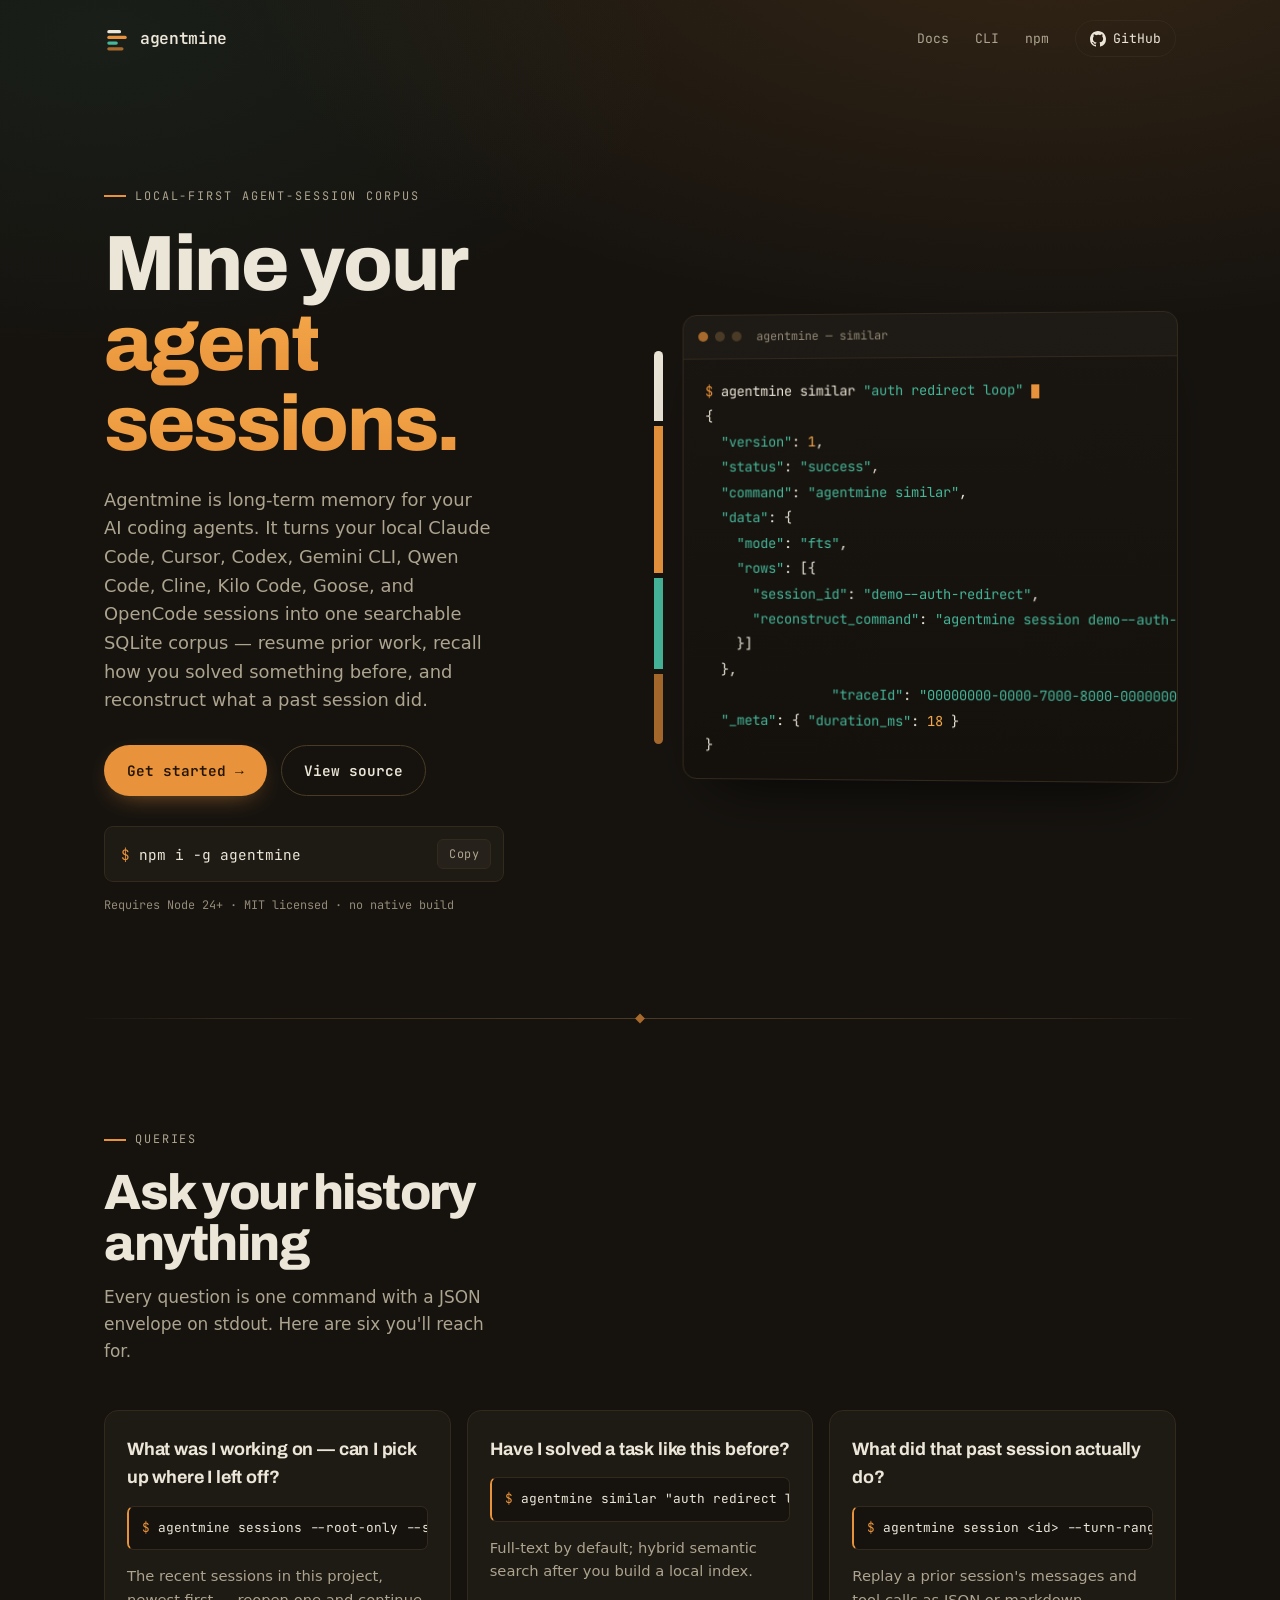
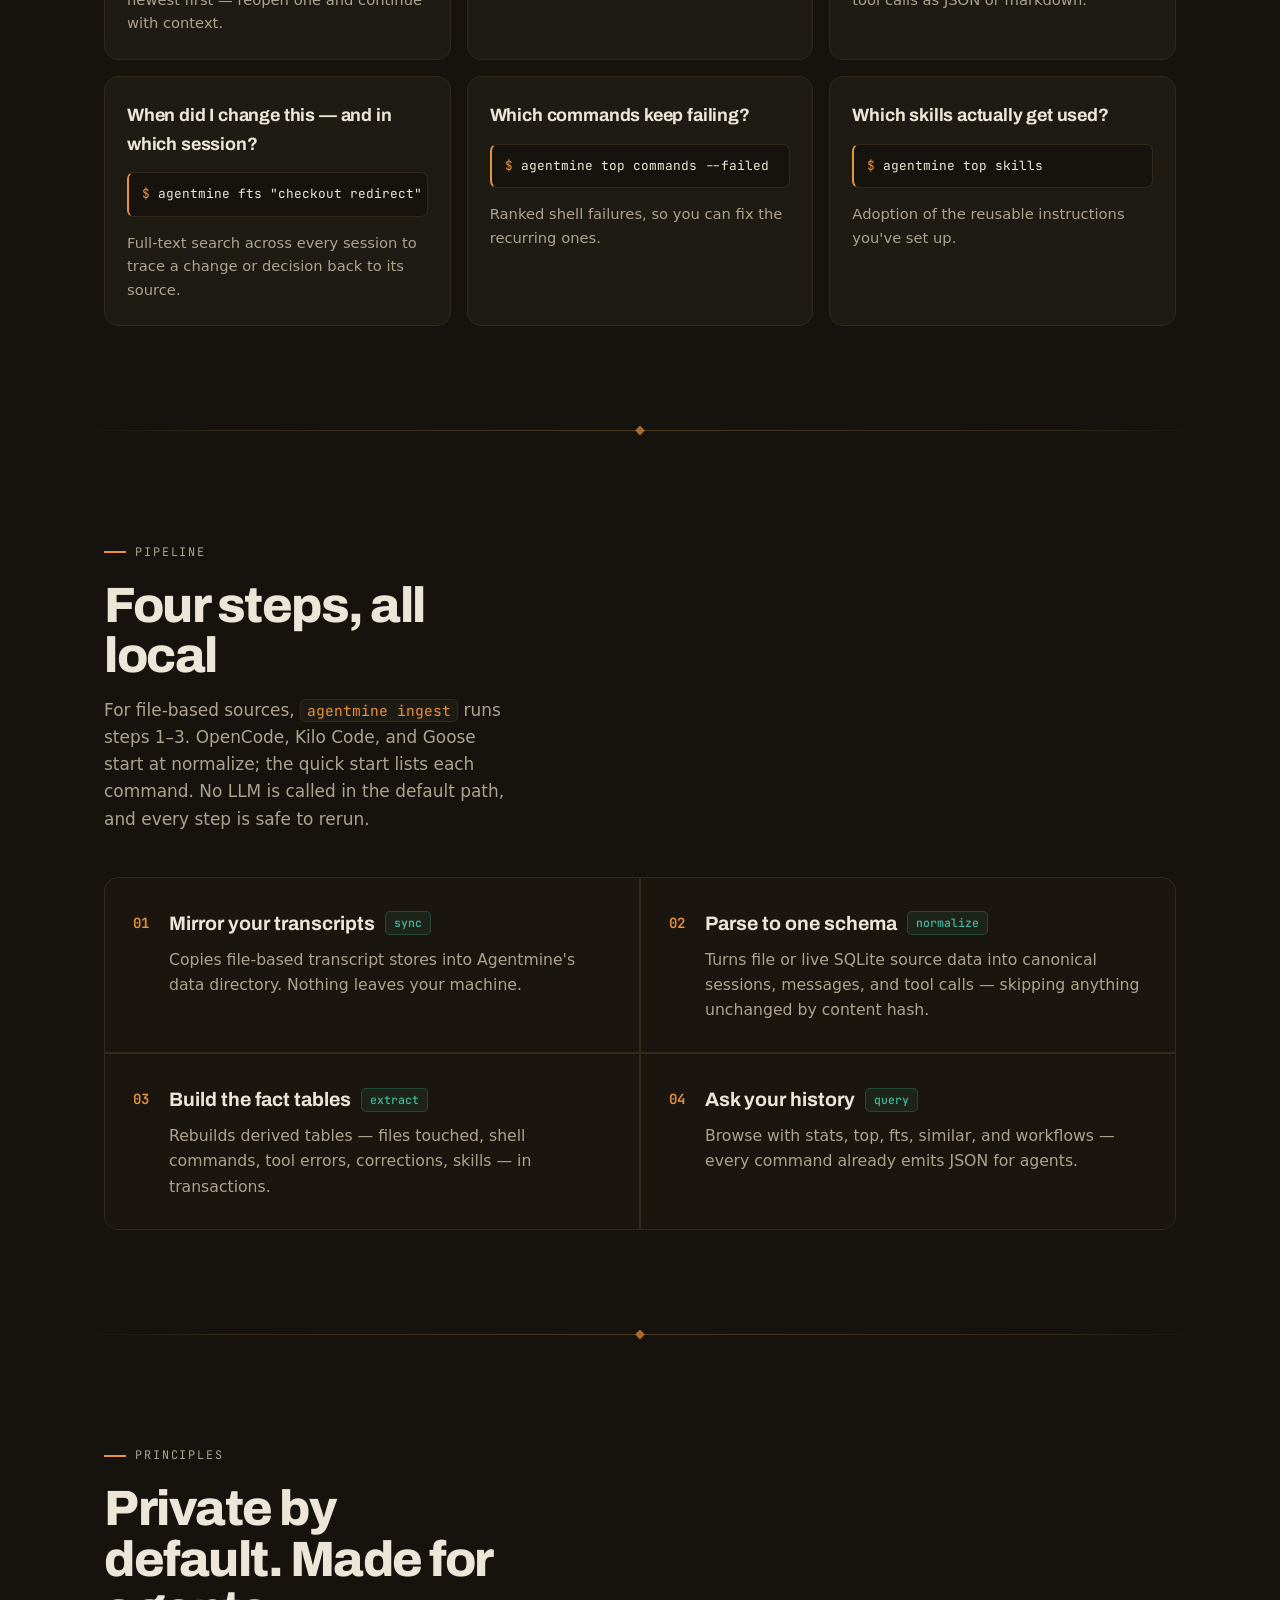
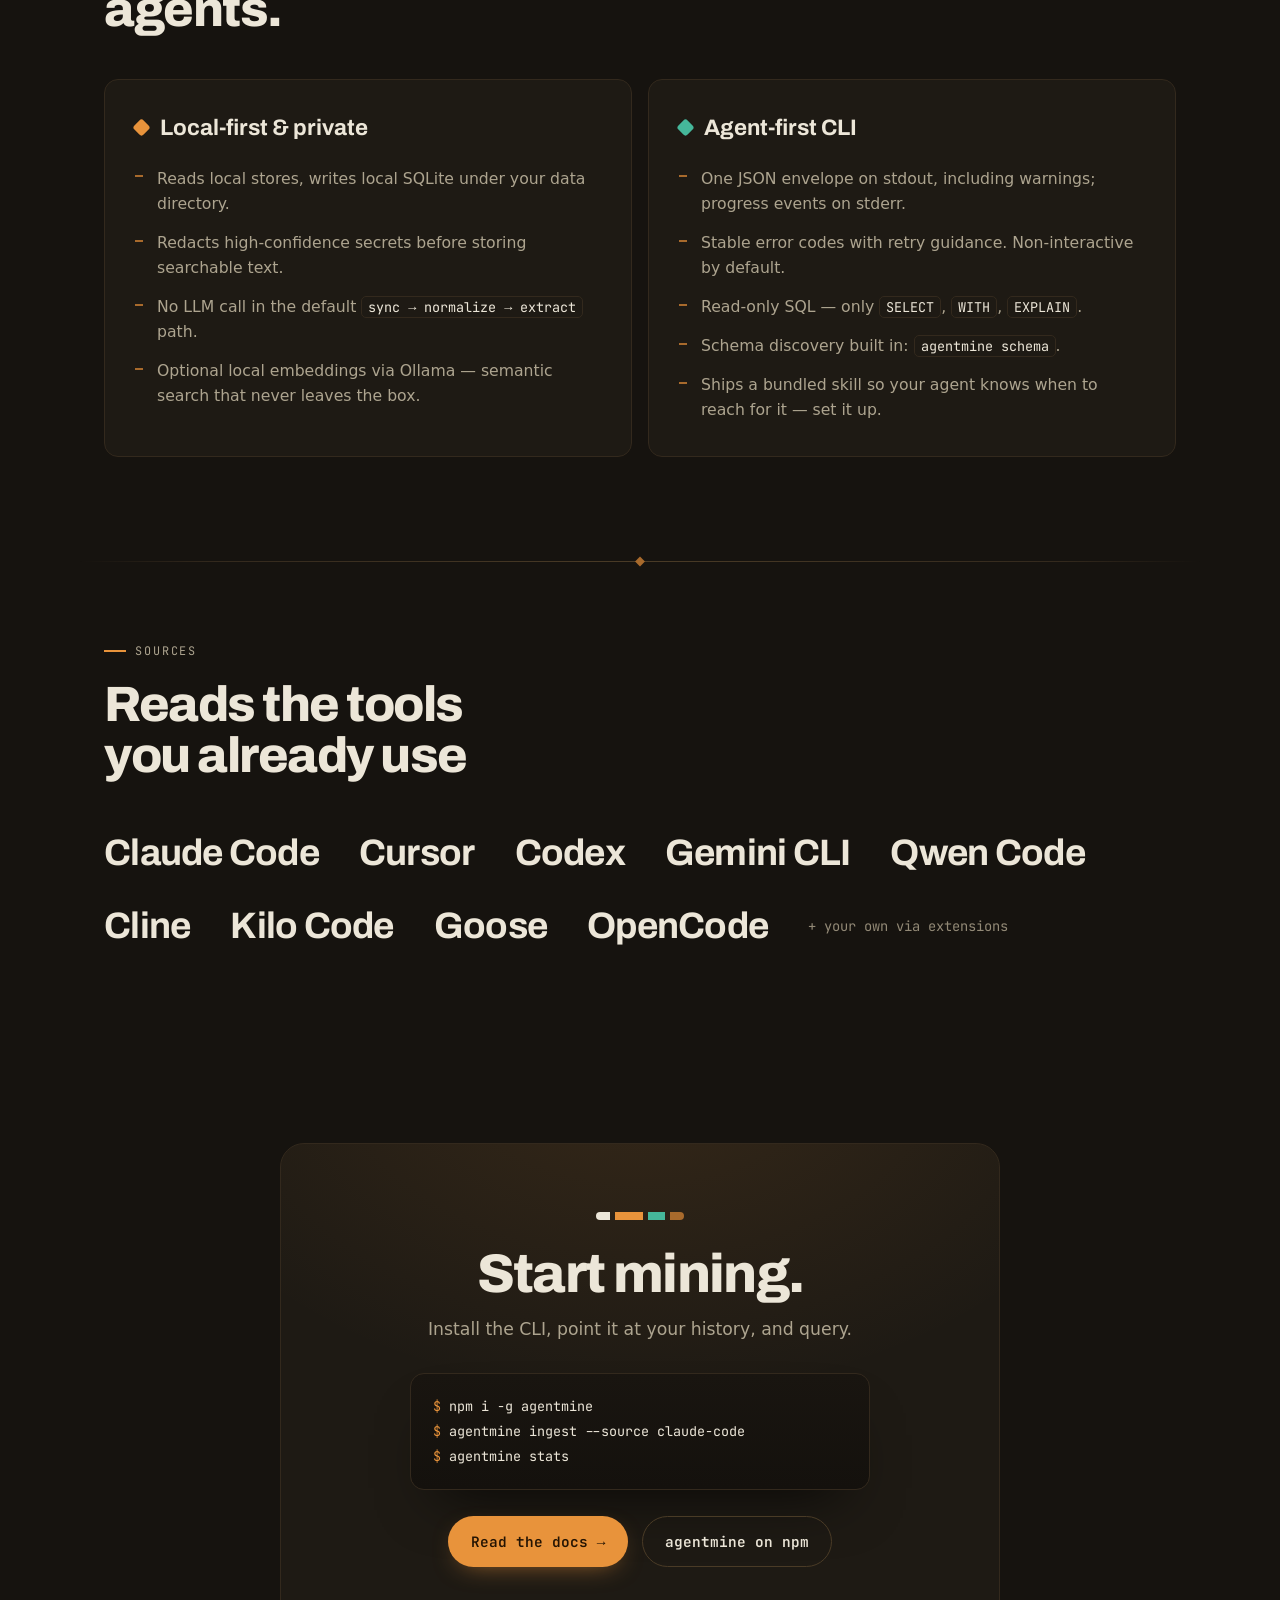
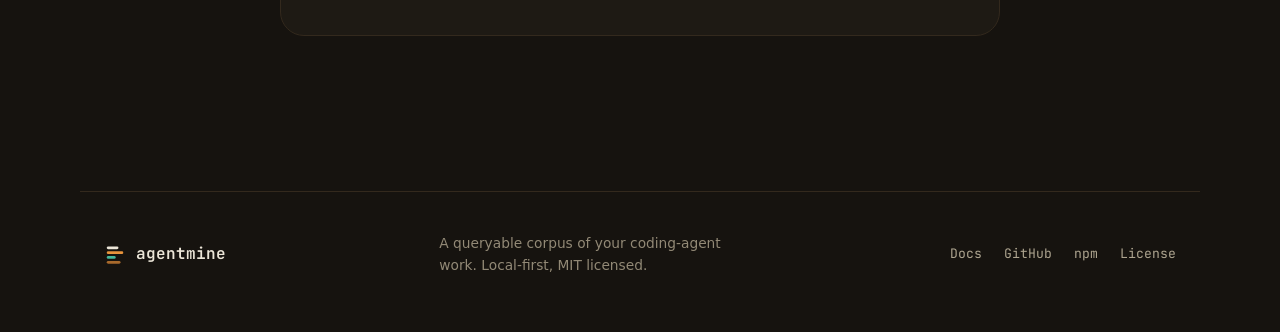
<file: index.html>
<!DOCTYPE html><html lang="en" data-theme="dark" class="astro-lcdefpme"><head><meta charset="utf-8"><meta name="viewport" content="width=device-width, initial-scale=1"><link rel="icon" type="image/svg+xml" href="/favicon.svg"><link rel="canonical" href="https://agentmine.io/"><title>Agentmine — mine your AI coding-agent sessions</title><meta name="description" content="Long-term memory for your AI coding agents. Agentmine turns local Claude Code, Cursor, Codex, Copilot, Gemini &amp; OpenCode session transcripts into a searchable SQLite corpus — resume prior work, recall how you solved something before, and reconstruct what past sessions did. Local-first, no LLM in the default path."><meta property="og:type" content="website"><meta property="og:url" content="https://agentmine.io/"><meta property="og:title" content="Agentmine — mine your AI coding-agent sessions"><meta property="og:description" content="Long-term memory for your AI coding agents. Turn local session transcripts into a searchable SQLite corpus — resume prior work, recall how you solved something before, and reconstruct what a past session did."><meta name="twitter:card" content="summary"><meta name="color-scheme" content="dark"><link rel="stylesheet" href="/_astro/logo.DCERnc3X.css"><link rel="stylesheet" href="/_astro/index.7xnmQ-kB.css"><script type="module" src="/_astro/page.B2uBVZjk.js"></script></head><body class="astro-lcdefpme"><a class="skip-link astro-lcdefpme" href="#main-content">Skip to content</a><div class="grain astro-lcdefpme" aria-hidden="true"></div><!-- Top bar --><header class="nav wrap astro-lcdefpme"><a class="brand astro-lcdefpme" href="/" aria-label="Agentmine home"><img src="/_astro/logo.BB5N1st_.svg" width="26" height="26" alt="" class="astro-lcdefpme"><span class="brand__name astro-lcdefpme">agentmine</span></a><nav class="nav__links astro-lcdefpme" aria-label="Primary"><a href="/getting-started/" class="astro-lcdefpme">Docs</a><a href="/reference/cli/" class="astro-lcdefpme">CLI</a><a href="https://www.npmjs.com/package/agentmine" class="astro-lcdefpme">npm</a><a class="ghlink astro-lcdefpme" href="https://github.com/baranovxyz/agentmine"><svg width="16" height="16" viewBox="0 0 16 16" fill="currentColor" aria-hidden="true" class="astro-lcdefpme"><path d="M8 0C3.58 0 0 3.58 0 8a8 8 0 0 0 5.47 7.59c.4.07.55-.17.55-.38 0-.19-.01-.82-.01-1.49-2.01.37-2.53-.49-2.69-.94-.09-.23-.48-.94-.82-1.13-.28-.15-.68-.52-.01-.53.63-.01 1.08.58 1.23.82.72 1.21 1.87.87 2.33.66.07-.52.28-.87.51-1.07-1.78-.2-3.64-.89-3.64-3.95 0-.87.31-1.59.82-2.15-.08-.2-.36-1.02.08-2.12 0 0 .67-.21 2.2.82a7.4 7.4 0 0 1 2-.27c.68 0 1.36.09 2 .27 1.53-1.04 2.2-.82 2.2-.82.44 1.1.16 1.92.08 2.12.51.56.82 1.27.82 2.15 0 3.07-1.87 3.75-3.65 3.95.29.25.54.73.54 1.48 0 1.07-.01 1.93-.01 2.2 0 .21.15.46.55.38A8 8 0 0 0 16 8c0-4.42-3.58-8-8-8Z" class="astro-lcdefpme"></path></svg>GitHub</a></nav></header><main id="main-content" tabindex="-1" class="astro-lcdefpme"><!-- Hero --><section class="hero wrap astro-lcdefpme" data-reveal><div class="hero__copy astro-lcdefpme"><p class="eyebrow astro-lcdefpme"><span class="tick astro-lcdefpme"></span>Local-first agent-session corpus</p><h1 class="display astro-lcdefpme">Mine your<br class="astro-lcdefpme"><span class="ore astro-lcdefpme">agent sessions.</span></h1><p class="lede astro-lcdefpme">Agentmine is long-term memory for your AI coding agents. It turns your local Claude Code, Cursor, Codex, Gemini CLI, Qwen Code, Cline, Kilo Code, Goose, and OpenCode sessions into one searchable SQLite corpus — resume prior work, recall how you solved something before, and reconstruct what a past session did.</p><div class="cta astro-lcdefpme"><a class="btn btn--ore astro-lcdefpme" href="/getting-started/">Get started<span class="btn__arw astro-lcdefpme">→</span></a><a class="btn btn--ghost astro-lcdefpme" href="https://github.com/baranovxyz/agentmine">View source</a></div><div class="install astro-lcdefpme" data-copy="npm i -g agentmine"><code class="astro-lcdefpme"><span class="tok-prompt astro-lcdefpme">$</span> npm i -g agentmine</code><button class="install__copy astro-lcdefpme" type="button" aria-label="Copy install command">Copy</button><span class="copy-status sr-only astro-lcdefpme" role="status" aria-live="polite"></span></div><p class="req astro-lcdefpme">Requires Node 24+ · MIT licensed · no native build</p></div><!-- Hero thesis: the query and its answer --><div class="hero__demo astro-lcdefpme" data-reveal><div class="core astro-lcdefpme" aria-hidden="true"><span style="background:var(--bone)" class="astro-lcdefpme"></span><span style="background:var(--copper)" class="astro-lcdefpme"></span><span style="background:var(--malachite)" class="astro-lcdefpme"></span><span style="background:var(--copper-deep)" class="astro-lcdefpme"></span></div><div class="term term--hero astro-lcdefpme"><div class="term__bar astro-lcdefpme"><span class="dot astro-lcdefpme"></span><span class="dot astro-lcdefpme"></span><span class="dot astro-lcdefpme"></span><span class="term__title astro-lcdefpme">agentmine — similar</span></div><pre class="term__body astro-lcdefpme"><code class="astro-lcdefpme"><span class="tok-prompt astro-lcdefpme">$</span> agentmine similar <span class="tok-str astro-lcdefpme">"auth redirect loop"</span> <span class="caret astro-lcdefpme"></span>
&#123;
  <span class="tok-str astro-lcdefpme">"version"</span>: <span class="tok-key astro-lcdefpme">1</span>,
  <span class="tok-str astro-lcdefpme">"status"</span>: <span class="tok-str astro-lcdefpme">"success"</span>,
  <span class="tok-str astro-lcdefpme">"command"</span>: <span class="tok-str astro-lcdefpme">"agentmine similar"</span>,
  <span class="tok-str astro-lcdefpme">"data"</span>: &#123;
    <span class="tok-str astro-lcdefpme">"mode"</span>: <span class="tok-str astro-lcdefpme">"fts"</span>,
    <span class="tok-str astro-lcdefpme">"rows"</span>: [&#123;
      <span class="tok-str astro-lcdefpme">"session_id"</span>: <span class="tok-str astro-lcdefpme">"demo--auth-redirect"</span>,
      <span class="tok-str astro-lcdefpme">"reconstruct_command"</span>: <span class="tok-str astro-lcdefpme">"agentmine session demo--auth-redirect --md"</span>
    &#125;]
  &#125;,
                <span class="tok-str astro-lcdefpme">"traceId"</span>: <span class="tok-str astro-lcdefpme">"00000000-0000-7000-8000-000000000001"</span>,
  <span class="tok-str astro-lcdefpme">"_meta"</span>: &#123; <span class="tok-str astro-lcdefpme">"duration_ms"</span>: <span class="tok-key astro-lcdefpme">18</span> &#125;
&#125;</code></pre></div></div></section><div class="strata wrap astro-lcdefpme" aria-hidden="true"></div><!-- Queries --><section class="block wrap astro-lcdefpme" data-reveal><div class="block__head astro-lcdefpme"><p class="eyebrow astro-lcdefpme"><span class="tick astro-lcdefpme"></span>Queries</p><h2 class="display astro-lcdefpme">Ask your history anything</h2><p class="block__sub astro-lcdefpme">Every question is one command with a JSON envelope on stdout. Here are six you'll reach for.</p></div><div class="qgrid astro-lcdefpme"><article class="qcard astro-lcdefpme" data-reveal><p class="qcard__q astro-lcdefpme">What was I working on — can I pick up where I left off?</p><code class="qcard__cmd astro-lcdefpme"><span class="tok-prompt astro-lcdefpme">$</span> agentmine sessions --root-only --since 1d</code><p class="qcard__note astro-lcdefpme">The recent sessions in this project, newest first — reopen one and continue with context.</p></article><article class="qcard astro-lcdefpme" data-reveal><p class="qcard__q astro-lcdefpme">Have I solved a task like this before?</p><code class="qcard__cmd astro-lcdefpme"><span class="tok-prompt astro-lcdefpme">$</span> agentmine similar &quot;auth redirect loop&quot;</code><p class="qcard__note astro-lcdefpme">Full-text by default; hybrid semantic search after you build a local index.</p></article><article class="qcard astro-lcdefpme" data-reveal><p class="qcard__q astro-lcdefpme">What did that past session actually do?</p><code class="qcard__cmd astro-lcdefpme"><span class="tok-prompt astro-lcdefpme">$</span> agentmine session &lt;id&gt; --turn-range 1:20</code><p class="qcard__note astro-lcdefpme">Replay a prior session&#39;s messages and tool calls as JSON or markdown.</p></article><article class="qcard astro-lcdefpme" data-reveal><p class="qcard__q astro-lcdefpme">When did I change this — and in which session?</p><code class="qcard__cmd astro-lcdefpme"><span class="tok-prompt astro-lcdefpme">$</span> agentmine fts &quot;checkout redirect&quot;</code><p class="qcard__note astro-lcdefpme">Full-text search across every session to trace a change or decision back to its source.</p></article><article class="qcard astro-lcdefpme" data-reveal><p class="qcard__q astro-lcdefpme">Which commands keep failing?</p><code class="qcard__cmd astro-lcdefpme"><span class="tok-prompt astro-lcdefpme">$</span> agentmine top commands --failed</code><p class="qcard__note astro-lcdefpme">Ranked shell failures, so you can fix the recurring ones.</p></article><article class="qcard astro-lcdefpme" data-reveal><p class="qcard__q astro-lcdefpme">Which skills actually get used?</p><code class="qcard__cmd astro-lcdefpme"><span class="tok-prompt astro-lcdefpme">$</span> agentmine top skills</code><p class="qcard__note astro-lcdefpme">Adoption of the reusable instructions you&#39;ve set up.</p></article></div></section><div class="strata wrap astro-lcdefpme" aria-hidden="true"></div><!-- Pipeline --><section class="block wrap astro-lcdefpme" data-reveal><div class="block__head astro-lcdefpme"><p class="eyebrow astro-lcdefpme"><span class="tick astro-lcdefpme"></span>Pipeline</p><h2 class="display astro-lcdefpme">Four steps, all local</h2><p class="block__sub astro-lcdefpme">For file-based sources, <code class="inline astro-lcdefpme">agentmine ingest</code> runs steps 1–3. OpenCode, Kilo Code, and Goose start at normalize; the quick start lists each command. No LLM is called in the default path, and every step is safe to rerun.</p></div><ol class="steps astro-lcdefpme"><li class="step astro-lcdefpme" data-reveal><span class="step__n astro-lcdefpme">01</span><div class="step__body astro-lcdefpme"><h3 class="step__t astro-lcdefpme">Mirror your transcripts <code class="step__k astro-lcdefpme">sync</code></h3><p class="step__d astro-lcdefpme">Copies file-based transcript stores into Agentmine&#39;s data directory. Nothing leaves your machine.</p></div></li><li class="step astro-lcdefpme" data-reveal><span class="step__n astro-lcdefpme">02</span><div class="step__body astro-lcdefpme"><h3 class="step__t astro-lcdefpme">Parse to one schema <code class="step__k astro-lcdefpme">normalize</code></h3><p class="step__d astro-lcdefpme">Turns file or live SQLite source data into canonical sessions, messages, and tool calls — skipping anything unchanged by content hash.</p></div></li><li class="step astro-lcdefpme" data-reveal><span class="step__n astro-lcdefpme">03</span><div class="step__body astro-lcdefpme"><h3 class="step__t astro-lcdefpme">Build the fact tables <code class="step__k astro-lcdefpme">extract</code></h3><p class="step__d astro-lcdefpme">Rebuilds derived tables — files touched, shell commands, tool errors, corrections, skills — in transactions.</p></div></li><li class="step astro-lcdefpme" data-reveal><span class="step__n astro-lcdefpme">04</span><div class="step__body astro-lcdefpme"><h3 class="step__t astro-lcdefpme">Ask your history <code class="step__k astro-lcdefpme">query</code></h3><p class="step__d astro-lcdefpme">Browse with stats, top, fts, similar, and workflows — every command already emits JSON for agents.</p></div></li></ol></section><div class="strata wrap astro-lcdefpme" aria-hidden="true"></div><!-- Principles --><section class="block wrap astro-lcdefpme" data-reveal><div class="block__head astro-lcdefpme"><p class="eyebrow astro-lcdefpme"><span class="tick astro-lcdefpme"></span>Principles</p><h2 class="display astro-lcdefpme">Private by default. Made for agents.</h2></div><div class="pillars astro-lcdefpme"><article class="pillar astro-lcdefpme" data-reveal><h3 class="pillar__t astro-lcdefpme"><span class="pillar__ic pillar__ic--copper astro-lcdefpme"></span>Local-first &amp; private</h3><ul class="plist astro-lcdefpme"><li class="astro-lcdefpme">Reads local stores, writes local SQLite under your data directory.</li><li class="astro-lcdefpme">Redacts high-confidence secrets before storing searchable text.</li><li class="astro-lcdefpme">No LLM call in the default <code class="inline astro-lcdefpme">sync → normalize → extract</code> path.</li><li class="astro-lcdefpme">Optional local embeddings via Ollama — semantic search that never leaves the box.</li></ul></article><article class="pillar astro-lcdefpme" data-reveal><h3 class="pillar__t astro-lcdefpme"><span class="pillar__ic pillar__ic--malachite astro-lcdefpme"></span>Agent-first CLI</h3><ul class="plist astro-lcdefpme"><li class="astro-lcdefpme">One JSON envelope on stdout, including warnings; progress events on stderr.</li><li class="astro-lcdefpme">Stable error codes with retry guidance. Non-interactive by default.</li><li class="astro-lcdefpme">Read-only SQL — only <code class="inline astro-lcdefpme">SELECT</code>, <code class="inline astro-lcdefpme">WITH</code>, <code class="inline astro-lcdefpme">EXPLAIN</code>.</li><li class="astro-lcdefpme">Schema discovery built in: <code class="inline astro-lcdefpme">agentmine schema</code>.</li><li class="astro-lcdefpme">Ships a bundled skill so your agent knows when to reach for it — <a href="/guides/agent-skill/" class="astro-lcdefpme">set it up</a>.</li></ul></article></div></section><div class="strata wrap astro-lcdefpme" aria-hidden="true"></div><!-- Sources --><section class="block wrap block--tight astro-lcdefpme" data-reveal><div class="block__head astro-lcdefpme"><p class="eyebrow astro-lcdefpme"><span class="tick astro-lcdefpme"></span>Sources</p><h2 class="display astro-lcdefpme">Reads the tools you already use</h2></div><ul class="sources astro-lcdefpme"><li class="astro-lcdefpme">Claude&nbsp;Code</li><li class="astro-lcdefpme">Cursor</li><li class="astro-lcdefpme">Codex</li><li class="astro-lcdefpme">Gemini&nbsp;CLI</li><li class="astro-lcdefpme">Qwen&nbsp;Code</li><li class="astro-lcdefpme">Cline</li><li class="astro-lcdefpme">Kilo&nbsp;Code</li><li class="astro-lcdefpme">Goose</li><li class="astro-lcdefpme">OpenCode</li><li class="sources__more astro-lcdefpme">+ your own via extensions</li></ul></section><!-- Final CTA --><section class="finale wrap astro-lcdefpme" data-reveal><div class="finale__card astro-lcdefpme"><div class="core core--wide astro-lcdefpme" aria-hidden="true"><span style="background:var(--bone)" class="astro-lcdefpme"></span><span style="background:var(--copper)" class="astro-lcdefpme"></span><span style="background:var(--malachite)" class="astro-lcdefpme"></span><span style="background:var(--copper-deep)" class="astro-lcdefpme"></span></div><h2 class="display astro-lcdefpme">Start mining.</h2><p class="finale__sub astro-lcdefpme">Install the CLI, point it at your history, and query.</p><div class="term term--finale astro-lcdefpme"><pre class="term__body astro-lcdefpme"><code class="astro-lcdefpme"><span class="tok-prompt astro-lcdefpme">$</span> npm i -g agentmine
<span class="tok-prompt astro-lcdefpme">$</span> agentmine ingest --source claude-code
<span class="tok-prompt astro-lcdefpme">$</span> agentmine stats</code></pre></div><div class="cta cta--center astro-lcdefpme"><a class="btn btn--ore astro-lcdefpme" href="/getting-started/">Read the docs<span class="btn__arw astro-lcdefpme">→</span></a><a class="btn btn--ghost astro-lcdefpme" href="https://www.npmjs.com/package/agentmine">agentmine on npm</a></div></div></section></main><footer class="footer wrap astro-lcdefpme"><div class="footer__brand astro-lcdefpme"><img src="/_astro/logo.BB5N1st_.svg" width="22" height="22" alt="" class="astro-lcdefpme"><span class="astro-lcdefpme">agentmine</span></div><p class="footer__tag astro-lcdefpme">A queryable corpus of your coding-agent work. Local-first, MIT licensed.</p><nav class="footer__links astro-lcdefpme" aria-label="Footer"><a href="/getting-started/" class="astro-lcdefpme">Docs</a><a href="https://github.com/baranovxyz/agentmine" class="astro-lcdefpme">GitHub</a><a href="https://www.npmjs.com/package/agentmine" class="astro-lcdefpme">npm</a><a href="https://github.com/baranovxyz/agentmine/blob/main/LICENSE" class="astro-lcdefpme">License</a></nav></footer><script>
      // Copy-to-clipboard for install blocks.
      document.documentElement.classList.add("copy-ready");
      document.querySelectorAll("[data-copy]").forEach((el) => {
        const btn = el.querySelector(".install__copy");
        const status = el.querySelector(".copy-status");
        if (!btn) return;
        btn.addEventListener("click", async () => {
          try {
            await navigator.clipboard.writeText(el.getAttribute("data-copy") || "");
            const prev = btn.textContent;
            btn.textContent = "Copied";
            btn.setAttribute("aria-label", "Install command copied");
            if (status) status.textContent = "Install command copied.";
            btn.classList.add("is-copied");
            setTimeout(() => {
              btn.textContent = prev;
              btn.setAttribute("aria-label", "Copy install command");
              if (status) status.textContent = "";
              btn.classList.remove("is-copied");
            }, 1400);
          } catch (_) {
            if (status) status.textContent = "Clipboard unavailable. Copy the command manually.";
          }
        });
      });

      // Scroll reveal, disabled under reduced-motion.
      const reduce = window.matchMedia("(prefers-reduced-motion: reduce)").matches;
      const items = document.querySelectorAll("[data-reveal]");
      document.documentElement.classList.add("reveal-ready");
      if (reduce || !("IntersectionObserver" in window)) {
        items.forEach((el) => el.classList.add("is-in"));
      } else {
        const io = new IntersectionObserver(
          (entries) => {
            entries.forEach((e) => {
              if (e.isIntersecting) {
                e.target.classList.add("is-in");
                io.unobserve(e.target);
              }
            });
          },
          { rootMargin: "0px 0px -8% 0px", threshold: 0.08 }
        );
        items.forEach((el) => io.observe(el));
      }
    </script></body></html>
</file>
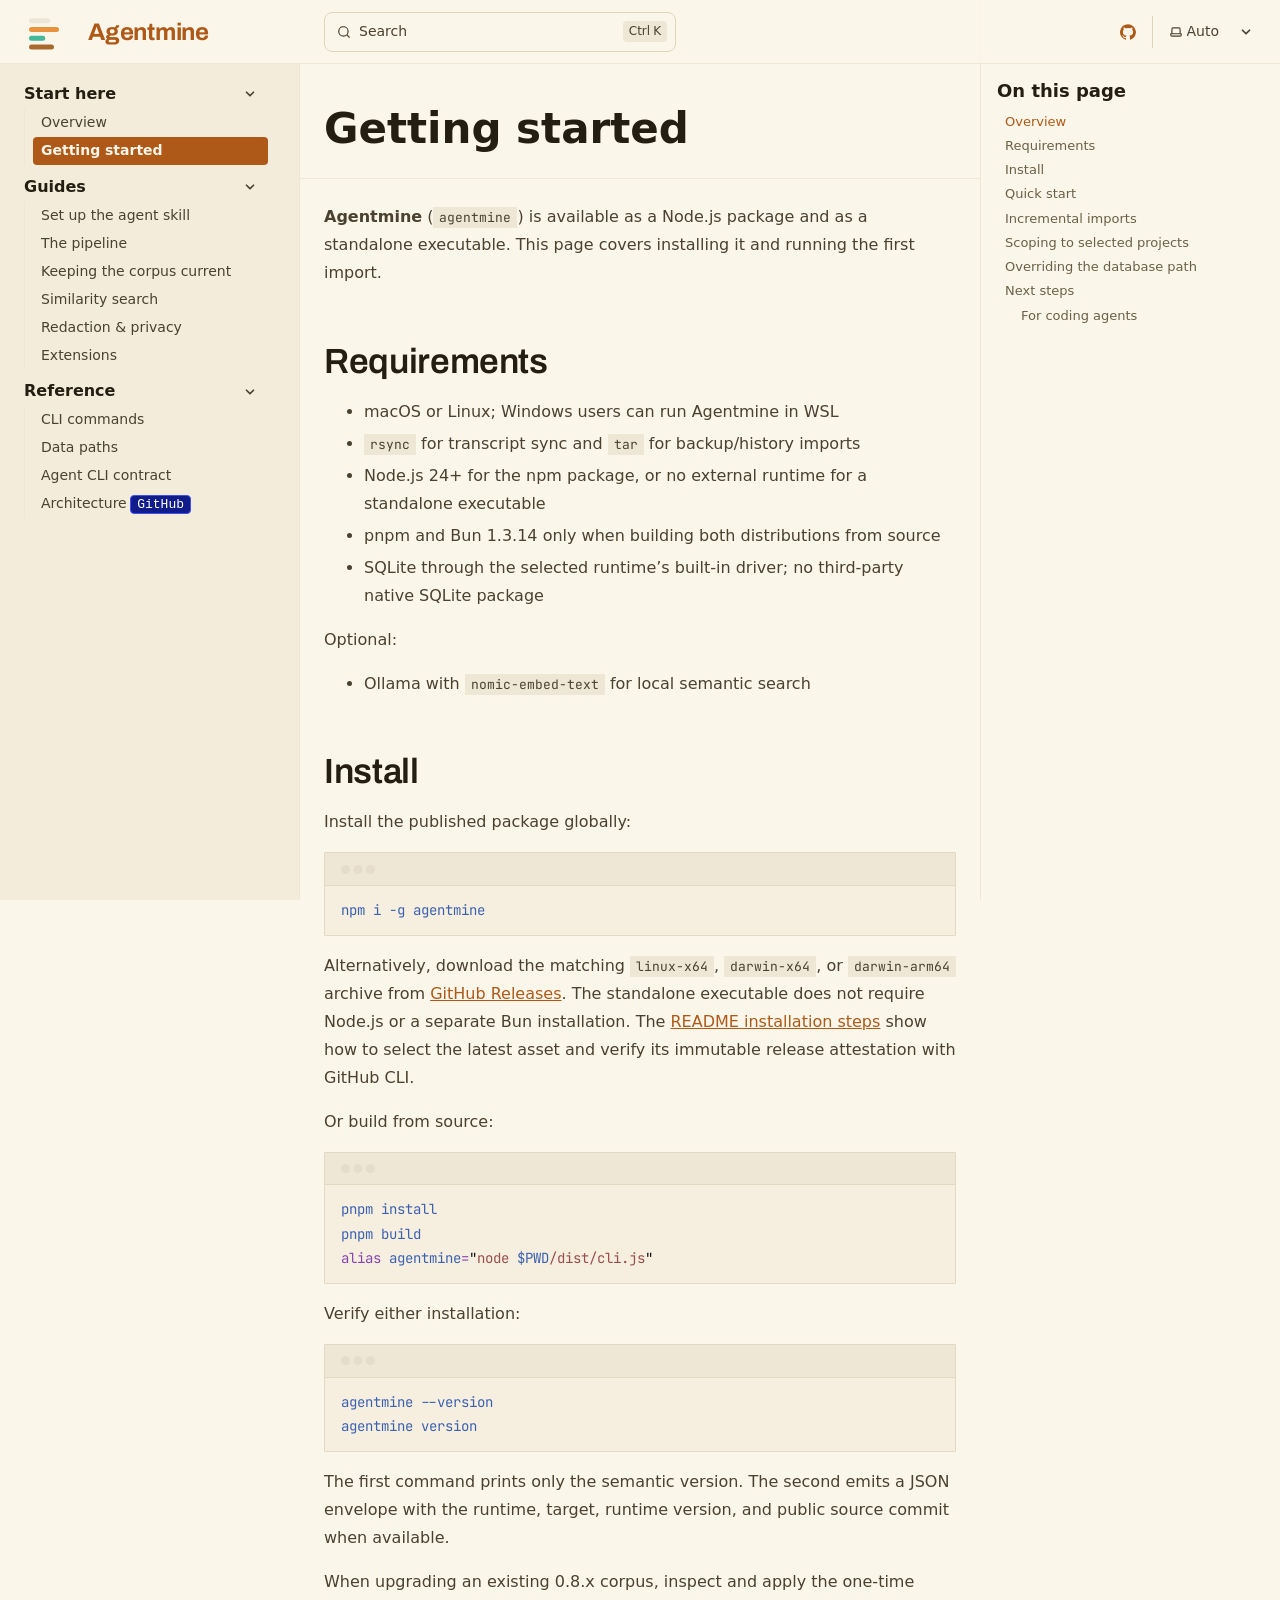
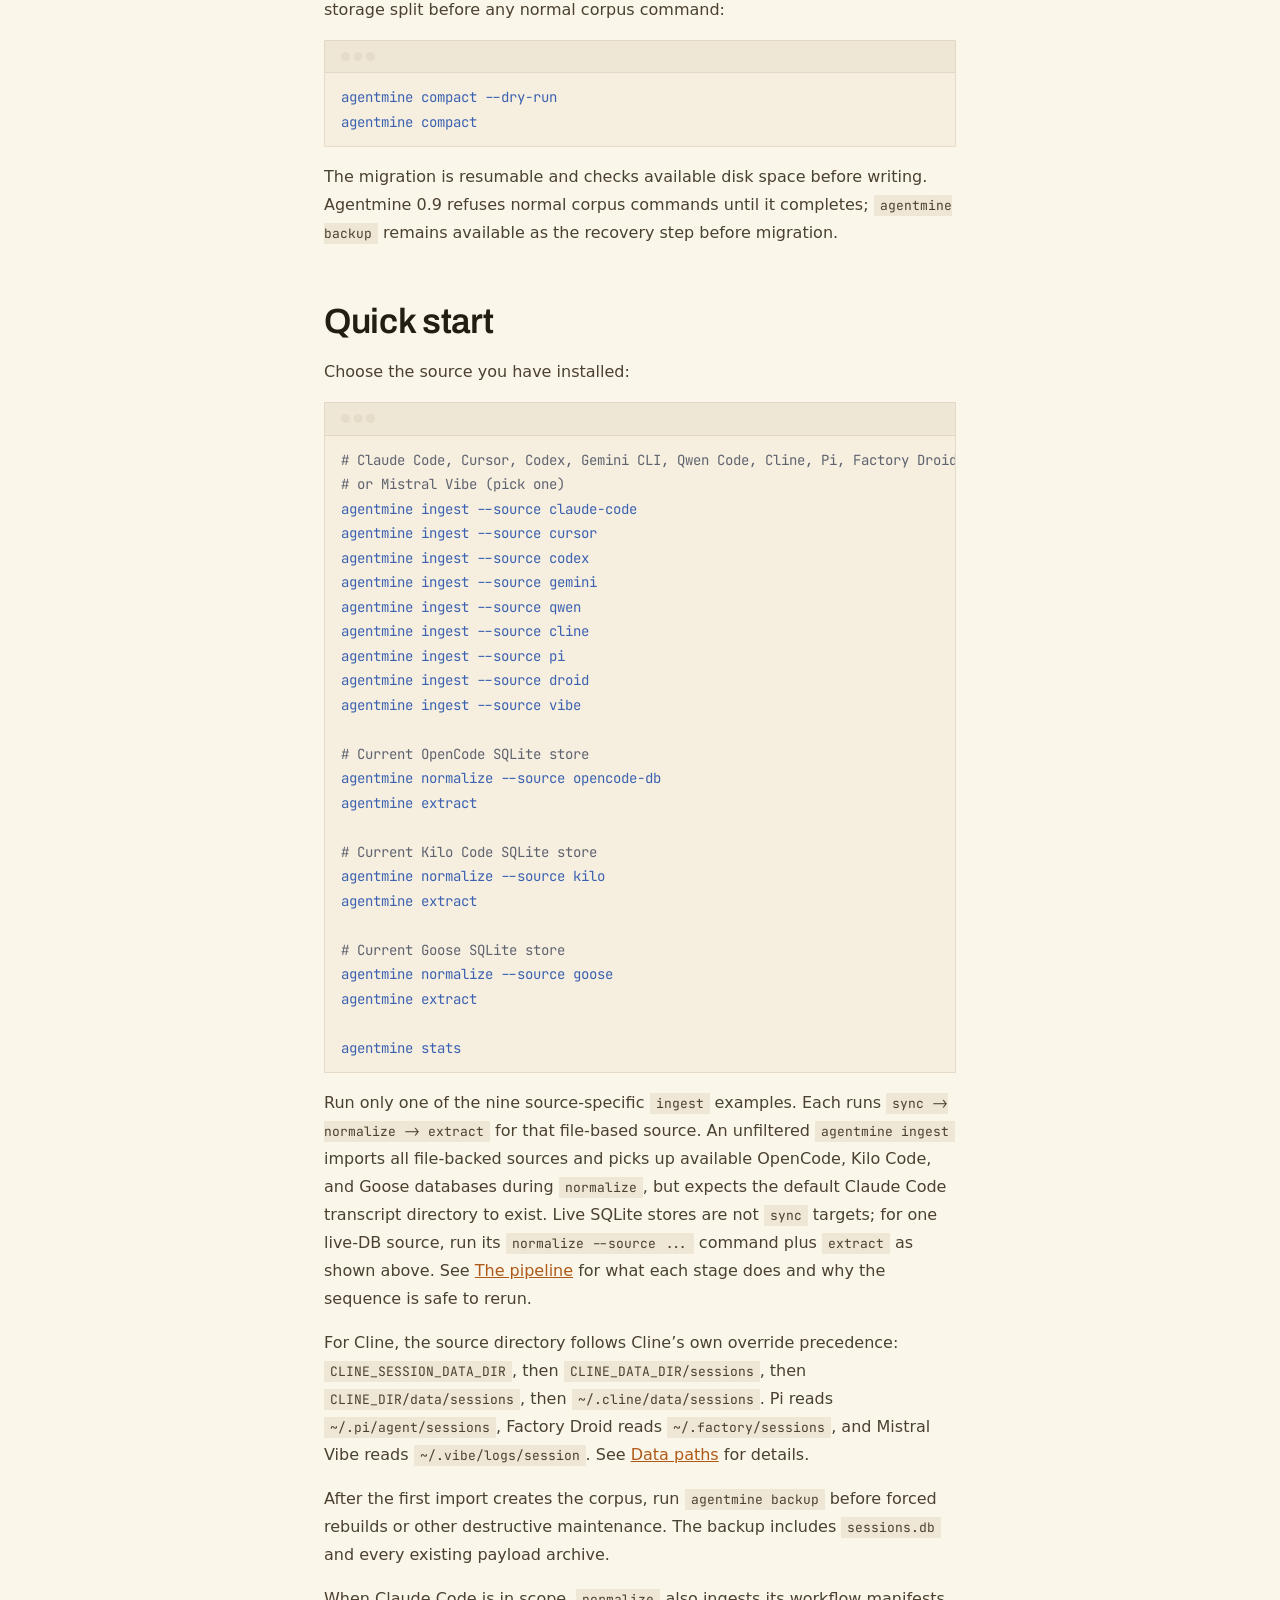
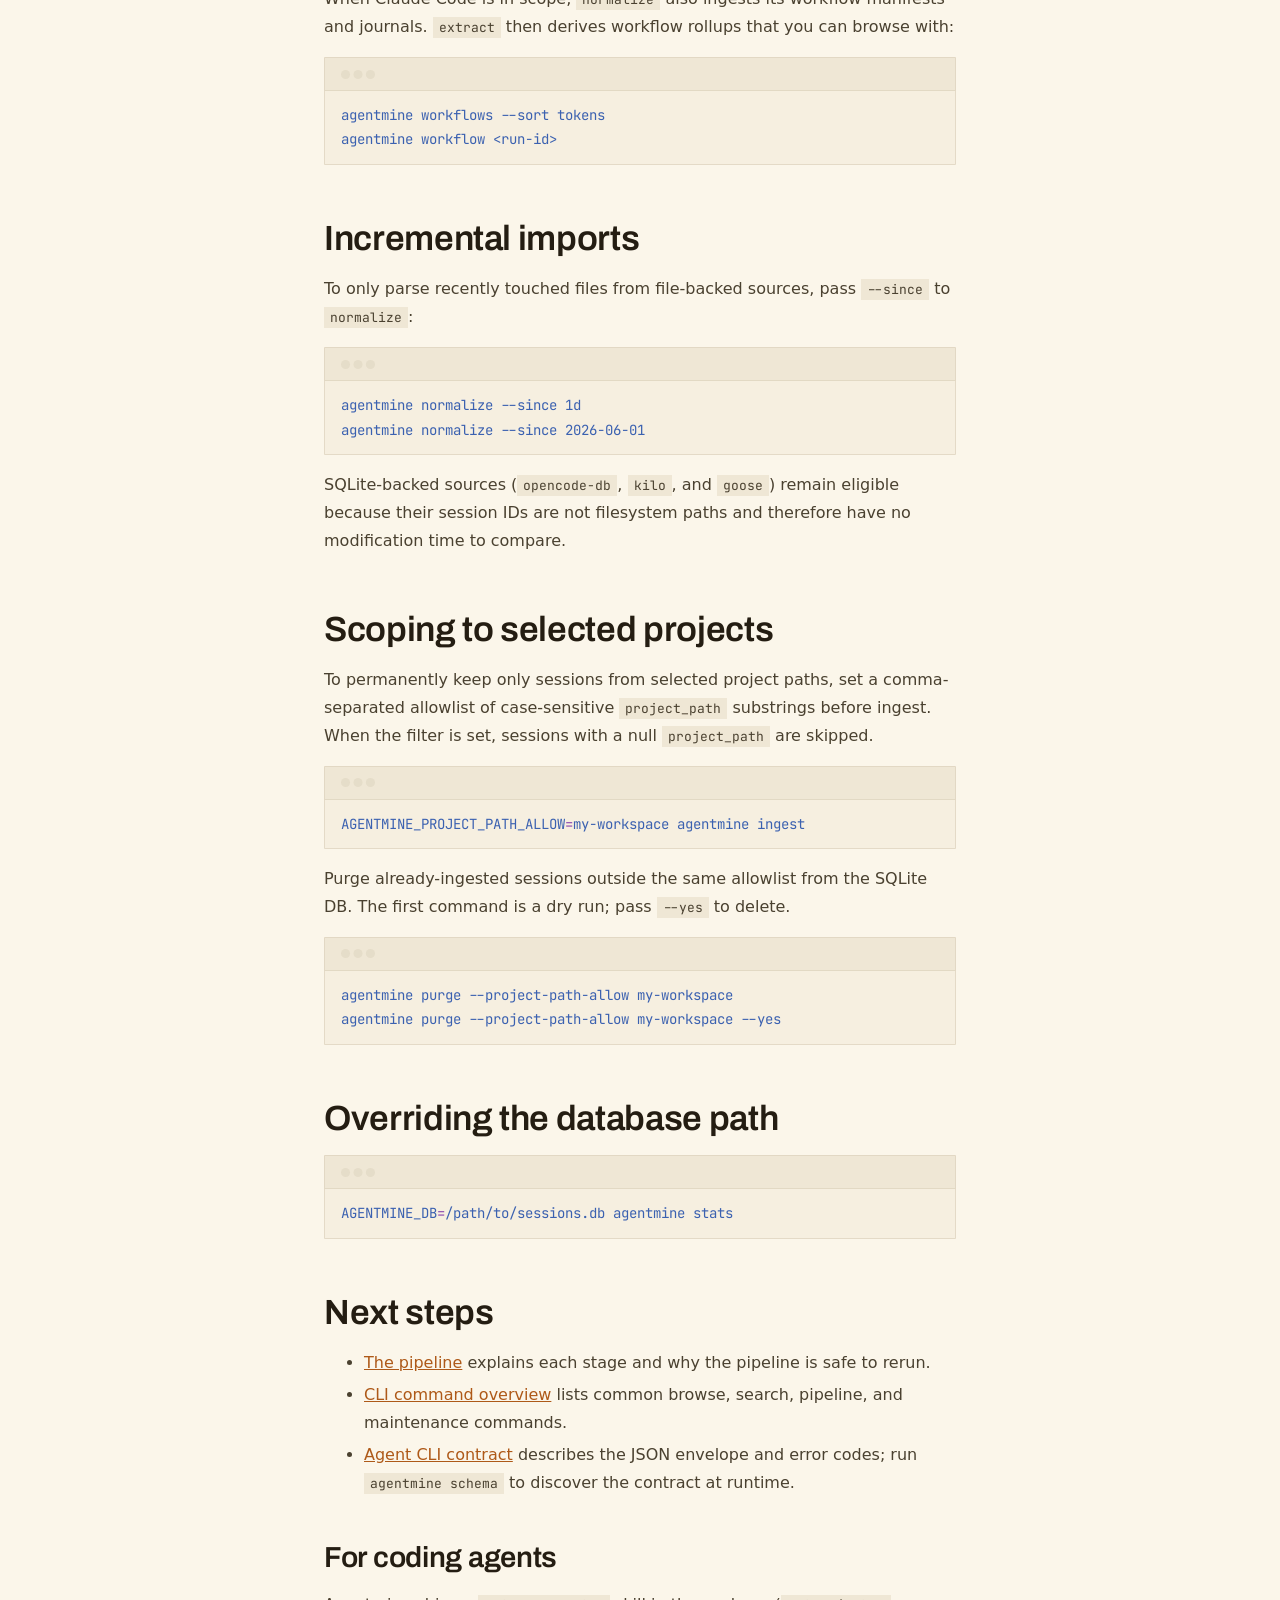
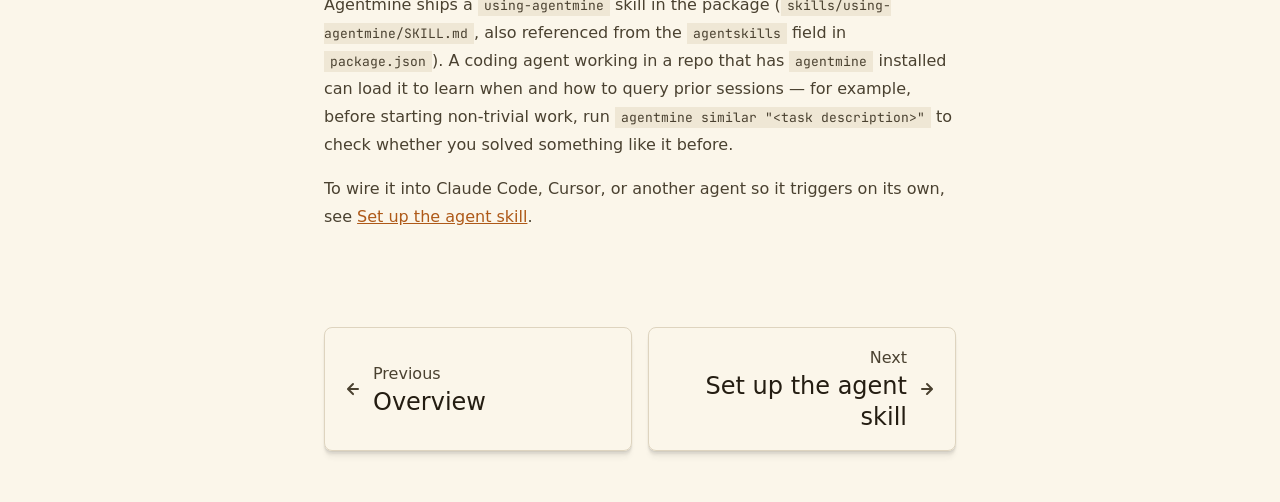
<file: getting-started/index.html>
<!DOCTYPE html><html lang="en" dir="ltr" data-theme="dark" data-has-toc data-has-sidebar class="astro-ugguf5mp"><head><meta charset="utf-8"/><meta name="viewport" content="width=device-width, initial-scale=1"/><title>Getting started | Agentmine</title><link rel="canonical" href="https://agentmine.io/getting-started/"/><link rel="sitemap" href="/sitemap-index.xml"/><link rel="shortcut icon" href="/favicon.svg" type="image/svg+xml"/><meta name="generator" content="Astro v7.0.7"/><meta name="generator" content="Starlight v0.41.3"/><meta property="og:title" content="Getting started"/><meta property="og:type" content="article"/><meta property="og:url" content="https://agentmine.io/getting-started/"/><meta property="og:locale" content="en"/><meta property="og:description" content="Install Agentmine and run the first sync, normalize, and extract pipeline."/><meta property="og:site_name" content="Agentmine"/><meta name="description" content="Install Agentmine and run the first sync, normalize, and extract pipeline."/><meta name="twitter:card" content="summary"/><script>
	window.StarlightThemeProvider = (() => {
		const storedTheme =
			typeof localStorage !== 'undefined' && localStorage.getItem('starlight-theme');
		const theme =
			storedTheme ||
			(window.matchMedia('(prefers-color-scheme: light)').matches ? 'light' : 'dark');
		document.documentElement.dataset.theme = theme === 'light' ? 'light' : 'dark';
		return {
			updatePickers(theme = storedTheme || 'auto') {
				document.querySelectorAll('starlight-theme-select').forEach((picker) => {
					const select = picker.querySelector('select');
					if (select) select.value = theme;
					/** @type {HTMLTemplateElement | null} */
					const tmpl = document.querySelector(`#theme-icons`);
					const newIcon = tmpl && tmpl.content.querySelector('.' + theme);
					if (newIcon) {
						const oldIcon = picker.querySelector('svg.label-icon');
						if (oldIcon) {
							oldIcon.replaceChildren(...newIcon.cloneNode(true).childNodes);
						}
					}
				});
			},
		};
	})();
</script><template id="theme-icons"><svg aria-hidden="true" class="light astro-2n77fmpg" width="16" height="16" viewBox="0 0 24 24" fill="currentColor" style="--sl-icon-size: 1em;"><path d="M5 12a1 1 0 0 0-1-1H3a1 1 0 0 0 0 2h1a1 1 0 0 0 1-1Zm.64 5-.71.71a1 1 0 0 0 0 1.41 1 1 0 0 0 1.41 0l.71-.71A1 1 0 0 0 5.64 17ZM12 5a1 1 0 0 0 1-1V3a1 1 0 0 0-2 0v1a1 1 0 0 0 1 1Zm5.66 2.34a1 1 0 0 0 .7-.29l.71-.71a1 1 0 1 0-1.41-1.41l-.66.71a1 1 0 0 0 0 1.41 1 1 0 0 0 .66.29Zm-12-.29a1 1 0 0 0 1.41 0 1 1 0 0 0 0-1.41l-.71-.71a1.004 1.004 0 1 0-1.43 1.41l.73.71ZM21 11h-1a1 1 0 0 0 0 2h1a1 1 0 0 0 0-2Zm-2.64 6A1 1 0 0 0 17 18.36l.71.71a1 1 0 0 0 1.41 0 1 1 0 0 0 0-1.41l-.76-.66ZM12 6.5a5.5 5.5 0 1 0 5.5 5.5A5.51 5.51 0 0 0 12 6.5Zm0 9a3.5 3.5 0 1 1 0-7 3.5 3.5 0 0 1 0 7Zm0 3.5a1 1 0 0 0-1 1v1a1 1 0 0 0 2 0v-1a1 1 0 0 0-1-1Z"/></svg><svg aria-hidden="true" class="dark astro-2n77fmpg" width="16" height="16" viewBox="0 0 24 24" fill="currentColor" style="--sl-icon-size: 1em;"><path d="M21.64 13a1 1 0 0 0-1.05-.14 8.049 8.049 0 0 1-3.37.73 8.15 8.15 0 0 1-8.14-8.1 8.59 8.59 0 0 1 .25-2A1 1 0 0 0 8 2.36a10.14 10.14 0 1 0 14 11.69 1 1 0 0 0-.36-1.05Zm-9.5 6.69A8.14 8.14 0 0 1 7.08 5.22v.27a10.15 10.15 0 0 0 10.14 10.14 9.784 9.784 0 0 0 2.1-.22 8.11 8.11 0 0 1-7.18 4.32v-.04Z"/></svg><svg aria-hidden="true" class="auto astro-2n77fmpg" width="16" height="16" viewBox="0 0 24 24" fill="currentColor" style="--sl-icon-size: 1em;"><path d="M21 14h-1V7a3 3 0 0 0-3-3H7a3 3 0 0 0-3 3v7H3a1 1 0 0 0-1 1v2a3 3 0 0 0 3 3h14a3 3 0 0 0 3-3v-2a1 1 0 0 0-1-1ZM6 7a1 1 0 0 1 1-1h10a1 1 0 0 1 1 1v7H6V7Zm14 10a1 1 0 0 1-1 1H5a1 1 0 0 1-1-1v-1h16v1Z"/></svg></template><link rel="stylesheet" href="/_astro/print.ehPL0gv-.css" media="print"><link rel="stylesheet" href="/_astro/logo.DCERnc3X.css"><link rel="stylesheet" href="/_astro/common.DhOi2vyx.css"><script type="module" src="/_astro/page.B2uBVZjk.js"></script></head><body class="astro-ugguf5mp"><a class="sl-skip-link astro-dtsrwjhn" href="#_top">Skip to content</a><div class="page sl-flex astro-4zjsuggn"><header class="header astro-4zjsuggn"><div class="header astro-l7w5bz2q"><div class="title-wrapper sl-flex astro-l7w5bz2q"><a href="/" class="site-title sl-flex astro-gkejzv7a"><img class="astro-gkejzv7a" alt src="/_astro/logo.BB5N1st_.svg" width="32" height="32"><span class="astro-gkejzv7a" translate="no">Agentmine</span></a></div><div class="sl-flex print:hidden astro-l7w5bz2q"><site-search class="astro-l7w5bz2q astro-u4pdr7sz" data-translations="{&quot;placeholder&quot;:&quot;Search&quot;}"><button data-open-modal disabled aria-label="Search" aria-keyshortcuts="Control+K" class="astro-u4pdr7sz"><svg aria-hidden="true" class="astro-u4pdr7sz astro-2n77fmpg" width="16" height="16" viewBox="0 0 24 24" fill="currentColor" style="--sl-icon-size: 1em;"><path d="M21.71 20.29 18 16.61A9 9 0 1 0 16.61 18l3.68 3.68a.999.999 0 0 0 1.42 0 1 1 0 0 0 0-1.39ZM11 18a7 7 0 1 1 0-14 7 7 0 0 1 0 14Z"/></svg><span class="sl-hidden md:sl-block astro-u4pdr7sz" aria-hidden="true">Search</span><kbd class="sl-hidden md:sl-flex astro-u4pdr7sz" style="display: none;"><kbd class="astro-u4pdr7sz">Ctrl</kbd><kbd class="astro-u4pdr7sz">K</kbd></kbd></button><dialog style="padding:0" aria-label="Search" class="astro-u4pdr7sz"><div class="dialog-frame sl-flex astro-u4pdr7sz"><button data-close-modal class="sl-flex md:sl-hidden astro-u4pdr7sz">Cancel</button><div class="search-container astro-u4pdr7sz"><div id="starlight__search" class="astro-u4pdr7sz"></div></div></div></dialog></site-search><script>
	(() => {
		const openBtn = document.querySelector('button[data-open-modal]');
		const shortcut = openBtn?.querySelector('kbd');
		if (!openBtn || !(shortcut instanceof HTMLElement)) return;
		const platformKey = shortcut.querySelector('kbd');
		if (platformKey && /(Mac|iPhone|iPod|iPad)/i.test(navigator.platform)) {
			platformKey.textContent = '⌘';
			openBtn.setAttribute('aria-keyshortcuts', 'Meta+K');
		}
		shortcut.style.display = '';
	})();
</script><script type="module" src="/_astro/Search.astro_astro_type_script_index_0_lang.vTFUHulS.js"></script></div><div class="sl-hidden md:sl-flex print:hidden right-group astro-l7w5bz2q"><div class="sl-flex social-icons astro-l7w5bz2q"><a href="https://github.com/baranovxyz/agentmine" rel="me" class="sl-flex astro-22d772mg"><span class="sr-only astro-22d772mg">GitHub</span><svg aria-hidden="true" class="astro-22d772mg astro-2n77fmpg" width="16" height="16" viewBox="0 0 24 24" fill="currentColor" style="--sl-icon-size: 1em;"><path d="M12 .3a12 12 0 0 0-3.8 23.38c.6.12.83-.26.83-.57L9 21.07c-3.34.72-4.04-1.61-4.04-1.61-.55-1.39-1.34-1.76-1.34-1.76-1.08-.74.09-.73.09-.73 1.2.09 1.83 1.24 1.83 1.24 1.08 1.83 2.81 1.3 3.5 1 .1-.78.42-1.31.76-1.61-2.67-.3-5.47-1.33-5.47-5.93 0-1.31.47-2.38 1.24-3.22-.14-.3-.54-1.52.1-3.18 0 0 1-.32 3.3 1.23a11.5 11.5 0 0 1 6 0c2.28-1.55 3.29-1.23 3.29-1.23.64 1.66.24 2.88.12 3.18a4.65 4.65 0 0 1 1.23 3.22c0 4.61-2.8 5.63-5.48 5.92.42.36.81 1.1.81 2.22l-.01 3.29c0 .31.2.69.82.57A12 12 0 0 0 12 .3Z"/></svg></a></div><starlight-theme-select><label style="--sl-select-width: 6.25em" class="astro-r52gv32v"><span class="sr-only astro-r52gv32v">Select theme</span><svg aria-hidden="true" class="icon label-icon astro-r52gv32v astro-2n77fmpg" width="16" height="16" viewBox="0 0 24 24" fill="currentColor" style="--sl-icon-size: 1em;"><path d="M21 14h-1V7a3 3 0 0 0-3-3H7a3 3 0 0 0-3 3v7H3a1 1 0 0 0-1 1v2a3 3 0 0 0 3 3h14a3 3 0 0 0 3-3v-2a1 1 0 0 0-1-1ZM6 7a1 1 0 0 1 1-1h10a1 1 0 0 1 1 1v7H6V7Zm14 10a1 1 0 0 1-1 1H5a1 1 0 0 1-1-1v-1h16v1Z"/></svg><select autocomplete="off" class="astro-r52gv32v"><option value="dark" class="astro-r52gv32v">Dark</option><option value="light" class="astro-r52gv32v">Light</option><option value="auto" selected class="astro-r52gv32v">Auto</option></select><svg aria-hidden="true" class="icon caret astro-r52gv32v astro-2n77fmpg" width="16" height="16" viewBox="0 0 24 24" fill="currentColor" style="--sl-icon-size: 1em;"><path d="M17 9.17a1 1 0 0 0-1.41 0L12 12.71 8.46 9.17a1 1 0 1 0-1.41 1.42l4.24 4.24a1.002 1.002 0 0 0 1.42 0L17 10.59a1.002 1.002 0 0 0 0-1.42Z"/></svg></label></starlight-theme-select><script>
	StarlightThemeProvider.updatePickers();
</script><script type="module">var e=`starlight-theme`,t=e=>e===`auto`||e===`dark`||e===`light`?e:`auto`,n=()=>t(typeof localStorage<`u`&&localStorage.getItem(e));function r(t){typeof localStorage<`u`&&localStorage.setItem(e,t===`light`||t===`dark`?t:``)}var i=()=>matchMedia(`(prefers-color-scheme: light)`).matches?`light`:`dark`;function a(e){StarlightThemeProvider.updatePickers(e),document.documentElement.dataset.theme=e===`auto`?i():e,r(e)}matchMedia(`(prefers-color-scheme: light)`).addEventListener(`change`,()=>{n()===`auto`&&a(`auto`)});var o=class extends HTMLElement{constructor(){super(),a(n()),this.querySelector(`select`)?.addEventListener(`change`,e=>{e.currentTarget instanceof HTMLSelectElement&&a(t(e.currentTarget.value))})}};customElements.define(`starlight-theme-select`,o);</script><script type="module">var e=class extends HTMLElement{constructor(){super();let e=this.querySelector(`select`);e&&(e.addEventListener(`change`,e=>{e.currentTarget instanceof HTMLSelectElement&&(window.location.pathname=e.currentTarget.value)}),window.addEventListener(`pageshow`,t=>{if(!t.persisted)return;let n=e.querySelector(`option[selected]`)?.index;n!==e.selectedIndex&&(e.selectedIndex=n??0)}))}};customElements.define(`starlight-lang-select`,e);</script></div></div></header><nav class="sidebar print:hidden astro-4zjsuggn" aria-label="Main"><starlight-menu-button class="print:hidden astro-yfmyhhdp"><button aria-expanded="false" aria-label="Menu" aria-controls="starlight__sidebar" class="sl-flex md:sl-hidden astro-yfmyhhdp"><svg aria-hidden="true" class="open-menu astro-yfmyhhdp astro-2n77fmpg" width="16" height="16" viewBox="0 0 24 24" fill="currentColor" style="--sl-icon-size: 1em;"><path d="M3 8h18a1 1 0 1 0 0-2H3a1 1 0 0 0 0 2Zm18 8H3a1 1 0 0 0 0 2h18a1 1 0 0 0 0-2Zm0-5H3a1 1 0 0 0 0 2h18a1 1 0 0 0 0-2Z"/></svg><svg aria-hidden="true" class="close-menu astro-yfmyhhdp astro-2n77fmpg" width="16" height="16" viewBox="0 0 24 24" fill="currentColor" style="--sl-icon-size: 1em;"><path d="m13.41 12 6.3-6.29a1.004 1.004 0 1 0-1.42-1.42L12 10.59l-6.29-6.3a1.004 1.004 0 0 0-1.42 1.42l6.3 6.29-6.3 6.29a1 1 0 0 0 0 1.42.998.998 0 0 0 1.42 0l6.29-6.3 6.29 6.3a.999.999 0 0 0 1.42 0 1 1 0 0 0 0-1.42L13.41 12Z"/></svg></button></starlight-menu-button><script type="module">var e=class extends HTMLElement{btn=this.querySelector(`button`);constructor(){super(),this.btn.addEventListener(`click`,()=>this.toggleExpanded());let e=this.closest(`nav`);e&&e.addEventListener(`keyup`,e=>this.closeOnEscape(e)),matchMedia(`(min-width: 50em)`).addEventListener(`change`,()=>this.setExpanded(!1))}setExpanded(e){this.setAttribute(`aria-expanded`,String(e)),document.body.toggleAttribute(`data-mobile-menu-expanded`,e),document.querySelectorAll(`.main-frame, .sl-skip-link`).forEach(t=>{t.toggleAttribute(`inert`,e)})}toggleExpanded(){this.setExpanded(this.getAttribute(`aria-expanded`)!==`true`)}closeOnEscape(e){e.code===`Escape`&&(this.setExpanded(!1),this.btn.focus())}};customElements.define(`starlight-menu-button`,e);</script><div id="starlight__sidebar" class="sidebar-pane astro-4zjsuggn"><div class="sidebar-content sl-flex astro-4zjsuggn"><sl-sidebar-state-persist data-hash="1wjoro8" class="astro-hbzgbvl3"><script aria-hidden="true">
		(() => {
			try {
				if (!matchMedia('(min-width: 50em)').matches) return;
				/** @type {HTMLElement | null} */
				const target = document.querySelector('sl-sidebar-state-persist');
				const state = JSON.parse(sessionStorage.getItem('sl-sidebar-state') || '0');
				if (!target || !state || target.dataset.hash !== state.hash) return;
				window._starlightScrollRestore = state.scroll;
				customElements.define(
					'sl-sidebar-restore',
					class SidebarRestore extends HTMLElement {
						connectedCallback() {
							try {
								const idx = parseInt(this.dataset.index || '');
								const details = this.closest('details');
								if (details && typeof state.open[idx] === 'boolean') details.open = state.open[idx];
							} catch {}
						}
					}
				);
			} catch {}
		})();
	</script><ul class="top-level astro-stkmykjn"><li class="astro-stkmykjn"><details open class="astro-stkmykjn"><summary class="astro-stkmykjn"><span class="group-label astro-stkmykjn"><span class="large astro-stkmykjn">Start here</span></span><svg aria-hidden="true" class="caret astro-stkmykjn astro-2n77fmpg" width="16" height="16" viewBox="0 0 24 24" fill="currentColor" style="--sl-icon-size: 1.25rem;"><path d="m14.83 11.29-4.24-4.24a1 1 0 1 0-1.42 1.41L12.71 12l-3.54 3.54a1 1 0 0 0 0 1.41 1 1 0 0 0 .71.29 1 1 0 0 0 .71-.29l4.24-4.24a1.002 1.002 0 0 0 0-1.42Z"/></svg></summary><sl-sidebar-restore data-index="0"></sl-sidebar-restore><ul class="astro-stkmykjn"><li class="astro-stkmykjn"><a href="/overview/" class="astro-stkmykjn"><span class="astro-stkmykjn">Overview</span></a></li><li class="astro-stkmykjn"><a href="/getting-started/" aria-current="page" class="astro-stkmykjn"><span class="astro-stkmykjn">Getting started</span></a></li></ul></details></li><li class="astro-stkmykjn"><details open class="astro-stkmykjn"><summary class="astro-stkmykjn"><span class="group-label astro-stkmykjn"><span class="large astro-stkmykjn">Guides</span></span><svg aria-hidden="true" class="caret astro-stkmykjn astro-2n77fmpg" width="16" height="16" viewBox="0 0 24 24" fill="currentColor" style="--sl-icon-size: 1.25rem;"><path d="m14.83 11.29-4.24-4.24a1 1 0 1 0-1.42 1.41L12.71 12l-3.54 3.54a1 1 0 0 0 0 1.41 1 1 0 0 0 .71.29 1 1 0 0 0 .71-.29l4.24-4.24a1.002 1.002 0 0 0 0-1.42Z"/></svg></summary><sl-sidebar-restore data-index="1"></sl-sidebar-restore><ul class="astro-stkmykjn"><li class="astro-stkmykjn"><a href="/guides/agent-skill/" class="astro-stkmykjn"><span class="astro-stkmykjn">Set up the agent skill</span></a></li><li class="astro-stkmykjn"><a href="/guides/pipeline/" class="astro-stkmykjn"><span class="astro-stkmykjn">The pipeline</span></a></li><li class="astro-stkmykjn"><a href="/guides/daemon/" class="astro-stkmykjn"><span class="astro-stkmykjn">Keeping the corpus current</span></a></li><li class="astro-stkmykjn"><a href="/guides/similarity-search/" class="astro-stkmykjn"><span class="astro-stkmykjn">Similarity search</span></a></li><li class="astro-stkmykjn"><a href="/guides/redaction/" class="astro-stkmykjn"><span class="astro-stkmykjn">Redaction &amp; privacy</span></a></li><li class="astro-stkmykjn"><a href="/guides/extensions/" class="astro-stkmykjn"><span class="astro-stkmykjn">Extensions</span></a></li></ul></details></li><li class="astro-stkmykjn"><details open class="astro-stkmykjn"><summary class="astro-stkmykjn"><span class="group-label astro-stkmykjn"><span class="large astro-stkmykjn">Reference</span></span><svg aria-hidden="true" class="caret astro-stkmykjn astro-2n77fmpg" width="16" height="16" viewBox="0 0 24 24" fill="currentColor" style="--sl-icon-size: 1.25rem;"><path d="m14.83 11.29-4.24-4.24a1 1 0 1 0-1.42 1.41L12.71 12l-3.54 3.54a1 1 0 0 0 0 1.41 1 1 0 0 0 .71.29 1 1 0 0 0 .71-.29l4.24-4.24a1.002 1.002 0 0 0 0-1.42Z"/></svg></summary><sl-sidebar-restore data-index="2"></sl-sidebar-restore><ul class="astro-stkmykjn"><li class="astro-stkmykjn"><a href="/reference/cli/" class="astro-stkmykjn"><span class="astro-stkmykjn">CLI commands</span></a></li><li class="astro-stkmykjn"><a href="/reference/data-paths/" class="astro-stkmykjn"><span class="astro-stkmykjn">Data paths</span></a></li><li class="astro-stkmykjn"><a href="/reference/agent-contract/" class="astro-stkmykjn"><span class="astro-stkmykjn">Agent CLI contract</span></a></li><li class="astro-stkmykjn"><a href="https://github.com/baranovxyz/agentmine/blob/main/ARCHITECTURE.md" class="astro-stkmykjn" target="_blank" rel="noopener"><span class="astro-stkmykjn">Architecture</span><span class="sl-badge note small  astro-stkmykjn astro-cd2z47hi">GitHub</span></a></li></ul></details></li></ul><script aria-hidden="true">
		(() => {
			const scroller = document.getElementById('starlight__sidebar');
			if (!window._starlightScrollRestore || !scroller) return;
			scroller.scrollTop = window._starlightScrollRestore;
			delete window._starlightScrollRestore;
		})();
	</script></sl-sidebar-state-persist><div class="md:sl-hidden"><div class="mobile-preferences sl-flex astro-5wdrtqyo"><div class="social-icons astro-5wdrtqyo"><a href="https://github.com/baranovxyz/agentmine" rel="me" class="sl-flex astro-22d772mg"><span class="sr-only astro-22d772mg">GitHub</span><svg aria-hidden="true" class="astro-22d772mg astro-2n77fmpg" width="16" height="16" viewBox="0 0 24 24" fill="currentColor" style="--sl-icon-size: 1em;"><path d="M12 .3a12 12 0 0 0-3.8 23.38c.6.12.83-.26.83-.57L9 21.07c-3.34.72-4.04-1.61-4.04-1.61-.55-1.39-1.34-1.76-1.34-1.76-1.08-.74.09-.73.09-.73 1.2.09 1.83 1.24 1.83 1.24 1.08 1.83 2.81 1.3 3.5 1 .1-.78.42-1.31.76-1.61-2.67-.3-5.47-1.33-5.47-5.93 0-1.31.47-2.38 1.24-3.22-.14-.3-.54-1.52.1-3.18 0 0 1-.32 3.3 1.23a11.5 11.5 0 0 1 6 0c2.28-1.55 3.29-1.23 3.29-1.23.64 1.66.24 2.88.12 3.18a4.65 4.65 0 0 1 1.23 3.22c0 4.61-2.8 5.63-5.48 5.92.42.36.81 1.1.81 2.22l-.01 3.29c0 .31.2.69.82.57A12 12 0 0 0 12 .3Z"/></svg></a></div><starlight-theme-select><label style="--sl-select-width: 6.25em" class="astro-r52gv32v"><span class="sr-only astro-r52gv32v">Select theme</span><svg aria-hidden="true" class="icon label-icon astro-r52gv32v astro-2n77fmpg" width="16" height="16" viewBox="0 0 24 24" fill="currentColor" style="--sl-icon-size: 1em;"><path d="M21 14h-1V7a3 3 0 0 0-3-3H7a3 3 0 0 0-3 3v7H3a1 1 0 0 0-1 1v2a3 3 0 0 0 3 3h14a3 3 0 0 0 3-3v-2a1 1 0 0 0-1-1ZM6 7a1 1 0 0 1 1-1h10a1 1 0 0 1 1 1v7H6V7Zm14 10a1 1 0 0 1-1 1H5a1 1 0 0 1-1-1v-1h16v1Z"/></svg><select autocomplete="off" class="astro-r52gv32v"><option value="dark" class="astro-r52gv32v">Dark</option><option value="light" class="astro-r52gv32v">Light</option><option value="auto" selected class="astro-r52gv32v">Auto</option></select><svg aria-hidden="true" class="icon caret astro-r52gv32v astro-2n77fmpg" width="16" height="16" viewBox="0 0 24 24" fill="currentColor" style="--sl-icon-size: 1em;"><path d="M17 9.17a1 1 0 0 0-1.41 0L12 12.71 8.46 9.17a1 1 0 1 0-1.41 1.42l4.24 4.24a1.002 1.002 0 0 0 1.42 0L17 10.59a1.002 1.002 0 0 0 0-1.42Z"/></svg></label></starlight-theme-select><script>
	StarlightThemeProvider.updatePickers();
</script></div></div></div></div></nav><div class="main-frame astro-4zjsuggn"><script type="module">var e=document.getElementById(`starlight__sidebar`),t=e?.querySelector(`sl-sidebar-state-persist`),n=`sl-sidebar-state`,r=()=>{let r=[],i=t?.dataset.hash||``;try{let e=sessionStorage.getItem(n),t=JSON.parse(e||`{}`);Array.isArray(t.open)&&t.hash===i&&(r=t.open)}catch{}return{hash:i,open:r,scroll:e?.scrollTop||0}},i=e=>{try{sessionStorage.setItem(n,JSON.stringify(e))}catch{}},a=()=>i(r()),o=(e,t)=>{let n=r();n.open[t]=e,i(n)};t?.addEventListener(`click`,e=>{if(!(e.target instanceof Element))return;let t=e.target.closest(`summary`)?.closest(`details`);if(!t)return;let n=t.querySelector(`sl-sidebar-restore`),r=parseInt(n?.dataset.index||``);isNaN(r)||o(!t.open,r)}),addEventListener(`visibilitychange`,()=>{document.visibilityState===`hidden`&&a()}),addEventListener(`pageHide`,a);</script><div class="lg:sl-flex astro-bfwiu6nc"><aside class="right-sidebar-container print:hidden astro-bfwiu6nc"><div class="right-sidebar astro-bfwiu6nc"><div class="lg:sl-hidden astro-kuhoonjo"><mobile-starlight-toc data-min-h="2" data-max-h="3" class="astro-qftdlbyx"><nav aria-labelledby="starlight__on-this-page--mobile" class="astro-qftdlbyx"><details id="starlight__mobile-toc" class="astro-qftdlbyx"><summary id="starlight__on-this-page--mobile" class="sl-flex astro-qftdlbyx"><span class="toggle sl-flex astro-qftdlbyx">On this page<svg aria-hidden="true" class="caret astro-qftdlbyx astro-2n77fmpg" width="16" height="16" viewBox="0 0 24 24" fill="currentColor" style="--sl-icon-size: 1rem;"><path d="m14.83 11.29-4.24-4.24a1 1 0 1 0-1.42 1.41L12.71 12l-3.54 3.54a1 1 0 0 0 0 1.41 1 1 0 0 0 .71.29 1 1 0 0 0 .71-.29l4.24-4.24a1.002 1.002 0 0 0 0-1.42Z"/></svg></span><span class="display-current astro-qftdlbyx"></span></summary><div class="dropdown astro-qftdlbyx"><ul class="isMobile astro-k4ielstj" style="--depth: 0;"><li style="--depth: 0;" class="astro-k4ielstj"><a href="#_top" style="--depth: 0;" class="astro-k4ielstj"><span style="--depth: 0;" class="astro-k4ielstj">Overview</span></a></li><li style="--depth: 0;" class="astro-k4ielstj"><a href="#requirements" style="--depth: 0;" class="astro-k4ielstj"><span style="--depth: 0;" class="astro-k4ielstj">Requirements</span></a></li><li style="--depth: 0;" class="astro-k4ielstj"><a href="#install" style="--depth: 0;" class="astro-k4ielstj"><span style="--depth: 0;" class="astro-k4ielstj">Install</span></a></li><li style="--depth: 0;" class="astro-k4ielstj"><a href="#quick-start" style="--depth: 0;" class="astro-k4ielstj"><span style="--depth: 0;" class="astro-k4ielstj">Quick start</span></a></li><li style="--depth: 0;" class="astro-k4ielstj"><a href="#incremental-imports" style="--depth: 0;" class="astro-k4ielstj"><span style="--depth: 0;" class="astro-k4ielstj">Incremental imports</span></a></li><li style="--depth: 0;" class="astro-k4ielstj"><a href="#scoping-to-selected-projects" style="--depth: 0;" class="astro-k4ielstj"><span style="--depth: 0;" class="astro-k4ielstj">Scoping to selected projects</span></a></li><li style="--depth: 0;" class="astro-k4ielstj"><a href="#overriding-the-database-path" style="--depth: 0;" class="astro-k4ielstj"><span style="--depth: 0;" class="astro-k4ielstj">Overriding the database path</span></a></li><li style="--depth: 0;" class="astro-k4ielstj"><a href="#next-steps" style="--depth: 0;" class="astro-k4ielstj"><span style="--depth: 0;" class="astro-k4ielstj">Next steps</span></a><ul class="isMobile astro-k4ielstj" style="--depth: 1;"><li style="--depth: 1;" class="astro-k4ielstj"><a href="#for-coding-agents" style="--depth: 1;" class="astro-k4ielstj"><span style="--depth: 1;" class="astro-k4ielstj">For coding agents</span></a></li></ul></li></ul></div></details></nav></mobile-starlight-toc><script type="module" src="/_astro/MobileTableOfContents.astro_astro_type_script_index_0_lang.BcSo_yiZ.js"></script></div><div class="right-sidebar-panel sl-hidden lg:sl-block astro-kuhoonjo"><div class="sl-container astro-kuhoonjo"><starlight-toc data-min-h="2" data-max-h="3"><nav aria-labelledby="starlight__on-this-page"><h2 id="starlight__on-this-page">On this page</h2><ul class="astro-k4ielstj" style="--depth: 0;"><li style="--depth: 0;" class="astro-k4ielstj"><a href="#_top" style="--depth: 0;" class="astro-k4ielstj"><span style="--depth: 0;" class="astro-k4ielstj">Overview</span></a></li><li style="--depth: 0;" class="astro-k4ielstj"><a href="#requirements" style="--depth: 0;" class="astro-k4ielstj"><span style="--depth: 0;" class="astro-k4ielstj">Requirements</span></a></li><li style="--depth: 0;" class="astro-k4ielstj"><a href="#install" style="--depth: 0;" class="astro-k4ielstj"><span style="--depth: 0;" class="astro-k4ielstj">Install</span></a></li><li style="--depth: 0;" class="astro-k4ielstj"><a href="#quick-start" style="--depth: 0;" class="astro-k4ielstj"><span style="--depth: 0;" class="astro-k4ielstj">Quick start</span></a></li><li style="--depth: 0;" class="astro-k4ielstj"><a href="#incremental-imports" style="--depth: 0;" class="astro-k4ielstj"><span style="--depth: 0;" class="astro-k4ielstj">Incremental imports</span></a></li><li style="--depth: 0;" class="astro-k4ielstj"><a href="#scoping-to-selected-projects" style="--depth: 0;" class="astro-k4ielstj"><span style="--depth: 0;" class="astro-k4ielstj">Scoping to selected projects</span></a></li><li style="--depth: 0;" class="astro-k4ielstj"><a href="#overriding-the-database-path" style="--depth: 0;" class="astro-k4ielstj"><span style="--depth: 0;" class="astro-k4ielstj">Overriding the database path</span></a></li><li style="--depth: 0;" class="astro-k4ielstj"><a href="#next-steps" style="--depth: 0;" class="astro-k4ielstj"><span style="--depth: 0;" class="astro-k4ielstj">Next steps</span></a><ul class="astro-k4ielstj" style="--depth: 1;"><li style="--depth: 1;" class="astro-k4ielstj"><a href="#for-coding-agents" style="--depth: 1;" class="astro-k4ielstj"><span style="--depth: 1;" class="astro-k4ielstj">For coding agents</span></a></li></ul></li></ul></nav></starlight-toc><script type="module" src="/_astro/TableOfContents.astro_astro_type_script_index_0_lang.Csloo1VZ.js"></script></div></div></div></aside><div class="main-pane astro-bfwiu6nc"><main data-pagefind-body class="astro-ugguf5mp" lang="en" dir="ltr"><div class="content-panel astro-vr5htdco"><div class="sl-container astro-vr5htdco"><h1 id="_top" class="astro-ox4kf7dl">Getting started</h1></div></div><div class="content-panel astro-vr5htdco"><div class="sl-container astro-vr5htdco"><div class="sl-markdown-content"><p><strong>Agentmine</strong> (<code>agentmine</code>) is available as a Node.js package and as a standalone executable. This
page covers installing it and running the first import.</p>
<h2 id="requirements">Requirements</h2>
<ul>
<li>macOS or Linux; Windows users can run Agentmine in WSL</li>
<li><code>rsync</code> for transcript sync and <code>tar</code> for backup/history imports</li>
<li>Node.js 24+ for the npm package, or no external runtime for a standalone executable</li>
<li>pnpm and Bun 1.3.14 only when building both distributions from source</li>
<li>SQLite through the selected runtime’s built-in driver; no third-party native SQLite package</li>
</ul>
<p>Optional:</p>
<ul>
<li>Ollama with <code>nomic-embed-text</code> for local semantic search</li>
</ul>
<h2 id="install">Install</h2>
<p>Install the published package globally:</p>
<div class="expressive-code"><link rel="stylesheet" href="/_astro/ec.v4551.css"><script type="module" src="/_astro/ec.0vx5m.js"></script><figure class="frame is-terminal not-content"><figcaption class="header"><span class="title"></span><span class="sr-only">Terminal window</span></figcaption><pre data-language="bash"><code><div class="ec-line"><div class="code"><span style="--0:#82AAFF;--1:#3B61B0">npm</span><span style="--0:#D6DEEB;--1:#403F53"> </span><span style="--0:#ECC48D;--1:#3B61B0">i</span><span style="--0:#D6DEEB;--1:#403F53"> </span><span style="--0:#82AAFF;--1:#3B61B0">-g</span><span style="--0:#D6DEEB;--1:#403F53"> </span><span style="--0:#ECC48D;--1:#3B61B0">agentmine</span></div></div></code></pre><div class="copy"><div aria-live="polite"></div><button title="Copy to clipboard" data-copied="Copied!" data-code="npm i -g agentmine"><div></div></button></div></figure></div>
<p>Alternatively, download the matching <code>linux-x64</code>, <code>darwin-x64</code>, or <code>darwin-arm64</code> archive from
<a href="https://github.com/baranovxyz/agentmine/releases">GitHub Releases</a>. The standalone executable
does not require Node.js or a separate Bun installation. The
<a href="https://github.com/baranovxyz/agentmine#install">README installation steps</a> show how to select
the latest asset and verify its immutable release attestation with GitHub CLI.</p>
<p>Or build from source:</p>
<div class="expressive-code"><figure class="frame is-terminal not-content"><figcaption class="header"><span class="title"></span><span class="sr-only">Terminal window</span></figcaption><pre data-language="bash"><code><div class="ec-line"><div class="code"><span style="--0:#82AAFF;--1:#3B61B0">pnpm</span><span style="--0:#D6DEEB;--1:#403F53"> </span><span style="--0:#ECC48D;--1:#3B61B0">install</span></div></div><div class="ec-line"><div class="code"><span style="--0:#82AAFF;--1:#3B61B0">pnpm</span><span style="--0:#D6DEEB;--1:#403F53"> </span><span style="--0:#ECC48D;--1:#3B61B0">build</span></div></div><div class="ec-line"><div class="code"><span style="--0:#C792EA;--1:#8844AE">alias</span><span style="--0:#D6DEEB;--1:#403F53"> </span><span style="--0:#C5E478;--1:#3B61B0">agentmine</span><span style="--0:#C792EA;--1:#8844AE">=</span><span style="--0:#D9F5DD;--1:#111111">"</span><span style="--0:#ECC48D;--1:#984E4D">node </span><span style="--0:#C5E478;--1:#3B61B0">$PWD</span><span style="--0:#ECC48D;--1:#984E4D">/dist/cli.js</span><span style="--0:#D9F5DD;--1:#111111">"</span></div></div></code></pre><div class="copy"><div aria-live="polite"></div><button title="Copy to clipboard" data-copied="Copied!" data-code="pnpm installpnpm buildalias agentmine=&#x22;node $PWD/dist/cli.js&#x22;"><div></div></button></div></figure></div>
<p>Verify either installation:</p>
<div class="expressive-code"><figure class="frame is-terminal not-content"><figcaption class="header"><span class="title"></span><span class="sr-only">Terminal window</span></figcaption><pre data-language="bash"><code><div class="ec-line"><div class="code"><span style="--0:#82AAFF;--1:#3B61B0">agentmine</span><span style="--0:#D6DEEB;--1:#403F53"> </span><span style="--0:#82AAFF;--1:#3B61B0">--version</span></div></div><div class="ec-line"><div class="code"><span style="--0:#82AAFF;--1:#3B61B0">agentmine</span><span style="--0:#D6DEEB;--1:#403F53"> </span><span style="--0:#ECC48D;--1:#3B61B0">version</span></div></div></code></pre><div class="copy"><div aria-live="polite"></div><button title="Copy to clipboard" data-copied="Copied!" data-code="agentmine --versionagentmine version"><div></div></button></div></figure></div>
<p>The first command prints only the semantic version. The second emits a JSON envelope with the
runtime, target, runtime version, and public source commit when available.</p>
<p>When upgrading an existing 0.8.x corpus, inspect and apply the one-time storage split before any
normal corpus command:</p>
<div class="expressive-code"><figure class="frame is-terminal not-content"><figcaption class="header"><span class="title"></span><span class="sr-only">Terminal window</span></figcaption><pre data-language="bash"><code><div class="ec-line"><div class="code"><span style="--0:#82AAFF;--1:#3B61B0">agentmine</span><span style="--0:#D6DEEB;--1:#403F53"> </span><span style="--0:#ECC48D;--1:#3B61B0">compact</span><span style="--0:#D6DEEB;--1:#403F53"> </span><span style="--0:#82AAFF;--1:#3B61B0">--dry-run</span></div></div><div class="ec-line"><div class="code"><span style="--0:#82AAFF;--1:#3B61B0">agentmine</span><span style="--0:#D6DEEB;--1:#403F53"> </span><span style="--0:#ECC48D;--1:#3B61B0">compact</span></div></div></code></pre><div class="copy"><div aria-live="polite"></div><button title="Copy to clipboard" data-copied="Copied!" data-code="agentmine compact --dry-runagentmine compact"><div></div></button></div></figure></div>
<p>The migration is resumable and checks available disk space before writing. Agentmine 0.9 refuses
normal corpus commands until it completes; <code>agentmine backup</code> remains available as the recovery
step before migration.</p>
<h2 id="quick-start">Quick start</h2>
<p>Choose the source you have installed:</p>
<div class="expressive-code"><figure class="frame is-terminal not-content"><figcaption class="header"><span class="title"></span><span class="sr-only">Terminal window</span></figcaption><pre data-language="bash"><code><div class="ec-line"><div class="code"><span style="--0:#919F9F;--1:#5F636F"># Claude Code, Cursor, Codex, Gemini CLI, Qwen Code, Cline, Pi, Factory Droid,</span></div></div><div class="ec-line"><div class="code"><span style="--0:#919F9F;--1:#5F636F"># or Mistral Vibe (pick one)</span></div></div><div class="ec-line"><div class="code"><span style="--0:#82AAFF;--1:#3B61B0">agentmine</span><span style="--0:#D6DEEB;--1:#403F53"> </span><span style="--0:#ECC48D;--1:#3B61B0">ingest</span><span style="--0:#D6DEEB;--1:#403F53"> </span><span style="--0:#82AAFF;--1:#3B61B0">--source</span><span style="--0:#D6DEEB;--1:#403F53"> </span><span style="--0:#ECC48D;--1:#3B61B0">claude-code</span></div></div><div class="ec-line"><div class="code"><span style="--0:#82AAFF;--1:#3B61B0">agentmine</span><span style="--0:#D6DEEB;--1:#403F53"> </span><span style="--0:#ECC48D;--1:#3B61B0">ingest</span><span style="--0:#D6DEEB;--1:#403F53"> </span><span style="--0:#82AAFF;--1:#3B61B0">--source</span><span style="--0:#D6DEEB;--1:#403F53"> </span><span style="--0:#ECC48D;--1:#3B61B0">cursor</span></div></div><div class="ec-line"><div class="code"><span style="--0:#82AAFF;--1:#3B61B0">agentmine</span><span style="--0:#D6DEEB;--1:#403F53"> </span><span style="--0:#ECC48D;--1:#3B61B0">ingest</span><span style="--0:#D6DEEB;--1:#403F53"> </span><span style="--0:#82AAFF;--1:#3B61B0">--source</span><span style="--0:#D6DEEB;--1:#403F53"> </span><span style="--0:#ECC48D;--1:#3B61B0">codex</span></div></div><div class="ec-line"><div class="code"><span style="--0:#82AAFF;--1:#3B61B0">agentmine</span><span style="--0:#D6DEEB;--1:#403F53"> </span><span style="--0:#ECC48D;--1:#3B61B0">ingest</span><span style="--0:#D6DEEB;--1:#403F53"> </span><span style="--0:#82AAFF;--1:#3B61B0">--source</span><span style="--0:#D6DEEB;--1:#403F53"> </span><span style="--0:#ECC48D;--1:#3B61B0">gemini</span></div></div><div class="ec-line"><div class="code"><span style="--0:#82AAFF;--1:#3B61B0">agentmine</span><span style="--0:#D6DEEB;--1:#403F53"> </span><span style="--0:#ECC48D;--1:#3B61B0">ingest</span><span style="--0:#D6DEEB;--1:#403F53"> </span><span style="--0:#82AAFF;--1:#3B61B0">--source</span><span style="--0:#D6DEEB;--1:#403F53"> </span><span style="--0:#ECC48D;--1:#3B61B0">qwen</span></div></div><div class="ec-line"><div class="code"><span style="--0:#82AAFF;--1:#3B61B0">agentmine</span><span style="--0:#D6DEEB;--1:#403F53"> </span><span style="--0:#ECC48D;--1:#3B61B0">ingest</span><span style="--0:#D6DEEB;--1:#403F53"> </span><span style="--0:#82AAFF;--1:#3B61B0">--source</span><span style="--0:#D6DEEB;--1:#403F53"> </span><span style="--0:#ECC48D;--1:#3B61B0">cline</span></div></div><div class="ec-line"><div class="code"><span style="--0:#82AAFF;--1:#3B61B0">agentmine</span><span style="--0:#D6DEEB;--1:#403F53"> </span><span style="--0:#ECC48D;--1:#3B61B0">ingest</span><span style="--0:#D6DEEB;--1:#403F53"> </span><span style="--0:#82AAFF;--1:#3B61B0">--source</span><span style="--0:#D6DEEB;--1:#403F53"> </span><span style="--0:#ECC48D;--1:#3B61B0">pi</span></div></div><div class="ec-line"><div class="code"><span style="--0:#82AAFF;--1:#3B61B0">agentmine</span><span style="--0:#D6DEEB;--1:#403F53"> </span><span style="--0:#ECC48D;--1:#3B61B0">ingest</span><span style="--0:#D6DEEB;--1:#403F53"> </span><span style="--0:#82AAFF;--1:#3B61B0">--source</span><span style="--0:#D6DEEB;--1:#403F53"> </span><span style="--0:#ECC48D;--1:#3B61B0">droid</span></div></div><div class="ec-line"><div class="code"><span style="--0:#82AAFF;--1:#3B61B0">agentmine</span><span style="--0:#D6DEEB;--1:#403F53"> </span><span style="--0:#ECC48D;--1:#3B61B0">ingest</span><span style="--0:#D6DEEB;--1:#403F53"> </span><span style="--0:#82AAFF;--1:#3B61B0">--source</span><span style="--0:#D6DEEB;--1:#403F53"> </span><span style="--0:#ECC48D;--1:#3B61B0">vibe</span></div></div><div class="ec-line"><div class="code">
</div></div><div class="ec-line"><div class="code"><span style="--0:#919F9F;--1:#5F636F"># Current OpenCode SQLite store</span></div></div><div class="ec-line"><div class="code"><span style="--0:#82AAFF;--1:#3B61B0">agentmine</span><span style="--0:#D6DEEB;--1:#403F53"> </span><span style="--0:#ECC48D;--1:#3B61B0">normalize</span><span style="--0:#D6DEEB;--1:#403F53"> </span><span style="--0:#82AAFF;--1:#3B61B0">--source</span><span style="--0:#D6DEEB;--1:#403F53"> </span><span style="--0:#ECC48D;--1:#3B61B0">opencode-db</span></div></div><div class="ec-line"><div class="code"><span style="--0:#82AAFF;--1:#3B61B0">agentmine</span><span style="--0:#D6DEEB;--1:#403F53"> </span><span style="--0:#ECC48D;--1:#3B61B0">extract</span></div></div><div class="ec-line"><div class="code">
</div></div><div class="ec-line"><div class="code"><span style="--0:#919F9F;--1:#5F636F"># Current Kilo Code SQLite store</span></div></div><div class="ec-line"><div class="code"><span style="--0:#82AAFF;--1:#3B61B0">agentmine</span><span style="--0:#D6DEEB;--1:#403F53"> </span><span style="--0:#ECC48D;--1:#3B61B0">normalize</span><span style="--0:#D6DEEB;--1:#403F53"> </span><span style="--0:#82AAFF;--1:#3B61B0">--source</span><span style="--0:#D6DEEB;--1:#403F53"> </span><span style="--0:#ECC48D;--1:#3B61B0">kilo</span></div></div><div class="ec-line"><div class="code"><span style="--0:#82AAFF;--1:#3B61B0">agentmine</span><span style="--0:#D6DEEB;--1:#403F53"> </span><span style="--0:#ECC48D;--1:#3B61B0">extract</span></div></div><div class="ec-line"><div class="code">
</div></div><div class="ec-line"><div class="code"><span style="--0:#919F9F;--1:#5F636F"># Current Goose SQLite store</span></div></div><div class="ec-line"><div class="code"><span style="--0:#82AAFF;--1:#3B61B0">agentmine</span><span style="--0:#D6DEEB;--1:#403F53"> </span><span style="--0:#ECC48D;--1:#3B61B0">normalize</span><span style="--0:#D6DEEB;--1:#403F53"> </span><span style="--0:#82AAFF;--1:#3B61B0">--source</span><span style="--0:#D6DEEB;--1:#403F53"> </span><span style="--0:#ECC48D;--1:#3B61B0">goose</span></div></div><div class="ec-line"><div class="code"><span style="--0:#82AAFF;--1:#3B61B0">agentmine</span><span style="--0:#D6DEEB;--1:#403F53"> </span><span style="--0:#ECC48D;--1:#3B61B0">extract</span></div></div><div class="ec-line"><div class="code">
</div></div><div class="ec-line"><div class="code"><span style="--0:#82AAFF;--1:#3B61B0">agentmine</span><span style="--0:#D6DEEB;--1:#403F53"> </span><span style="--0:#ECC48D;--1:#3B61B0">stats</span></div></div></code></pre><div class="copy"><div aria-live="polite"></div><button title="Copy to clipboard" data-copied="Copied!" data-code="agentmine ingest --source claude-codeagentmine ingest --source cursoragentmine ingest --source codexagentmine ingest --source geminiagentmine ingest --source qwenagentmine ingest --source clineagentmine ingest --source piagentmine ingest --source droidagentmine ingest --source vibeagentmine normalize --source opencode-dbagentmine extractagentmine normalize --source kiloagentmine extractagentmine normalize --source gooseagentmine extractagentmine stats"><div></div></button></div></figure></div>
<p>Run only one of the nine source-specific <code>ingest</code> examples. Each runs
<code>sync -> normalize -> extract</code> for that file-based source. An unfiltered <code>agentmine ingest</code>
imports all file-backed sources and picks up available OpenCode, Kilo Code, and Goose databases
during <code>normalize</code>, but expects the default Claude Code transcript directory to exist. Live SQLite
stores are not <code>sync</code> targets; for one live-DB source, run its <code>normalize --source ...</code> command plus
<code>extract</code> as shown above. See <a href="/guides/pipeline/">The pipeline</a> for what each stage does and why
the sequence is safe to rerun.</p>
<p>For Cline, the source directory follows Cline’s own override precedence:
<code>CLINE_SESSION_DATA_DIR</code>, then <code>CLINE_DATA_DIR/sessions</code>, then <code>CLINE_DIR/data/sessions</code>, then
<code>~/.cline/data/sessions</code>. Pi reads <code>~/.pi/agent/sessions</code>, Factory Droid reads
<code>~/.factory/sessions</code>, and Mistral Vibe reads <code>~/.vibe/logs/session</code>. See
<a href="/reference/data-paths/">Data paths</a> for details.</p>
<p>After the first import creates the corpus, run <code>agentmine backup</code> before forced rebuilds or other
destructive maintenance. The backup includes <code>sessions.db</code> and every existing payload archive.</p>
<p>When Claude Code is in scope, <code>normalize</code> also ingests its workflow manifests and journals.
<code>extract</code> then derives workflow rollups that you can browse with:</p>
<div class="expressive-code"><figure class="frame is-terminal not-content"><figcaption class="header"><span class="title"></span><span class="sr-only">Terminal window</span></figcaption><pre data-language="bash"><code><div class="ec-line"><div class="code"><span style="--0:#82AAFF;--1:#3B61B0">agentmine</span><span style="--0:#D6DEEB;--1:#403F53"> </span><span style="--0:#ECC48D;--1:#3B61B0">workflows</span><span style="--0:#D6DEEB;--1:#403F53"> </span><span style="--0:#82AAFF;--1:#3B61B0">--sort</span><span style="--0:#D6DEEB;--1:#403F53"> </span><span style="--0:#ECC48D;--1:#3B61B0">tokens</span></div></div><div class="ec-line"><div class="code"><span style="--0:#82AAFF;--1:#3B61B0">agentmine</span><span style="--0:#D6DEEB;--1:#403F53"> </span><span style="--0:#ECC48D;--1:#3B61B0">workflow</span><span style="--0:#D6DEEB;--1:#403F53"> </span><span style="--0:#ECC48D;--1:#3B61B0">&#x3C;run-id></span></div></div></code></pre><div class="copy"><div aria-live="polite"></div><button title="Copy to clipboard" data-copied="Copied!" data-code="agentmine workflows --sort tokensagentmine workflow <run-id>"><div></div></button></div></figure></div>
<h2 id="incremental-imports">Incremental imports</h2>
<p>To only parse recently touched files from file-backed sources, pass <code>--since</code> to <code>normalize</code>:</p>
<div class="expressive-code"><figure class="frame is-terminal not-content"><figcaption class="header"><span class="title"></span><span class="sr-only">Terminal window</span></figcaption><pre data-language="bash"><code><div class="ec-line"><div class="code"><span style="--0:#82AAFF;--1:#3B61B0">agentmine</span><span style="--0:#D6DEEB;--1:#403F53"> </span><span style="--0:#ECC48D;--1:#3B61B0">normalize</span><span style="--0:#D6DEEB;--1:#403F53"> </span><span style="--0:#82AAFF;--1:#3B61B0">--since</span><span style="--0:#D6DEEB;--1:#403F53"> </span><span style="--0:#ECC48D;--1:#3B61B0">1d</span></div></div><div class="ec-line"><div class="code"><span style="--0:#82AAFF;--1:#3B61B0">agentmine</span><span style="--0:#D6DEEB;--1:#403F53"> </span><span style="--0:#ECC48D;--1:#3B61B0">normalize</span><span style="--0:#D6DEEB;--1:#403F53"> </span><span style="--0:#82AAFF;--1:#3B61B0">--since</span><span style="--0:#D6DEEB;--1:#403F53"> </span><span style="--0:#ECC48D;--1:#3B61B0">2026-06-01</span></div></div></code></pre><div class="copy"><div aria-live="polite"></div><button title="Copy to clipboard" data-copied="Copied!" data-code="agentmine normalize --since 1dagentmine normalize --since 2026-06-01"><div></div></button></div></figure></div>
<p>SQLite-backed sources (<code>opencode-db</code>, <code>kilo</code>, and <code>goose</code>) remain eligible because their session
IDs are not filesystem paths and therefore have no modification time to compare.</p>
<h2 id="scoping-to-selected-projects">Scoping to selected projects</h2>
<p>To permanently keep only sessions from selected project paths, set a comma-separated allowlist of
case-sensitive <code>project_path</code> substrings before ingest. When the filter is set, sessions with a
null <code>project_path</code> are skipped.</p>
<div class="expressive-code"><figure class="frame is-terminal not-content"><figcaption class="header"><span class="title"></span><span class="sr-only">Terminal window</span></figcaption><pre data-language="bash"><code><div class="ec-line"><div class="code"><span style="--0:#C5E478;--1:#3B61B0">AGENTMINE_PROJECT_PATH_ALLOW</span><span style="--0:#C792EA;--1:#8844AE">=</span><span style="--0:#ECC48D;--1:#3B61B0">my-workspace</span><span style="--0:#D6DEEB;--1:#403F53"> </span><span style="--0:#82AAFF;--1:#3B61B0">agentmine</span><span style="--0:#D6DEEB;--1:#403F53"> </span><span style="--0:#ECC48D;--1:#3B61B0">ingest</span></div></div></code></pre><div class="copy"><div aria-live="polite"></div><button title="Copy to clipboard" data-copied="Copied!" data-code="AGENTMINE_PROJECT_PATH_ALLOW=my-workspace agentmine ingest"><div></div></button></div></figure></div>
<p>Purge already-ingested sessions outside the same allowlist from the SQLite DB. The first command is
a dry run; pass <code>--yes</code> to delete.</p>
<div class="expressive-code"><figure class="frame is-terminal not-content"><figcaption class="header"><span class="title"></span><span class="sr-only">Terminal window</span></figcaption><pre data-language="bash"><code><div class="ec-line"><div class="code"><span style="--0:#82AAFF;--1:#3B61B0">agentmine</span><span style="--0:#D6DEEB;--1:#403F53"> </span><span style="--0:#ECC48D;--1:#3B61B0">purge</span><span style="--0:#D6DEEB;--1:#403F53"> </span><span style="--0:#82AAFF;--1:#3B61B0">--project-path-allow</span><span style="--0:#D6DEEB;--1:#403F53"> </span><span style="--0:#ECC48D;--1:#3B61B0">my-workspace</span></div></div><div class="ec-line"><div class="code"><span style="--0:#82AAFF;--1:#3B61B0">agentmine</span><span style="--0:#D6DEEB;--1:#403F53"> </span><span style="--0:#ECC48D;--1:#3B61B0">purge</span><span style="--0:#D6DEEB;--1:#403F53"> </span><span style="--0:#82AAFF;--1:#3B61B0">--project-path-allow</span><span style="--0:#D6DEEB;--1:#403F53"> </span><span style="--0:#ECC48D;--1:#3B61B0">my-workspace</span><span style="--0:#D6DEEB;--1:#403F53"> </span><span style="--0:#82AAFF;--1:#3B61B0">--yes</span></div></div></code></pre><div class="copy"><div aria-live="polite"></div><button title="Copy to clipboard" data-copied="Copied!" data-code="agentmine purge --project-path-allow my-workspaceagentmine purge --project-path-allow my-workspace --yes"><div></div></button></div></figure></div>
<h2 id="overriding-the-database-path">Overriding the database path</h2>
<div class="expressive-code"><figure class="frame is-terminal not-content"><figcaption class="header"><span class="title"></span><span class="sr-only">Terminal window</span></figcaption><pre data-language="bash"><code><div class="ec-line"><div class="code"><span style="--0:#C5E478;--1:#3B61B0">AGENTMINE_DB</span><span style="--0:#C792EA;--1:#8844AE">=</span><span style="--0:#ECC48D;--1:#3B61B0">/path/to/sessions.db</span><span style="--0:#D6DEEB;--1:#403F53"> </span><span style="--0:#82AAFF;--1:#3B61B0">agentmine</span><span style="--0:#D6DEEB;--1:#403F53"> </span><span style="--0:#ECC48D;--1:#3B61B0">stats</span></div></div></code></pre><div class="copy"><div aria-live="polite"></div><button title="Copy to clipboard" data-copied="Copied!" data-code="AGENTMINE_DB=/path/to/sessions.db agentmine stats"><div></div></button></div></figure></div>
<h2 id="next-steps">Next steps</h2>
<ul>
<li><a href="/guides/pipeline/">The pipeline</a> explains each stage and why the pipeline is safe to rerun.</li>
<li><a href="/reference/cli/">CLI command overview</a> lists common browse, search, pipeline, and maintenance
commands.</li>
<li><a href="/reference/agent-contract/">Agent CLI contract</a> describes the JSON envelope and error codes;
run <code>agentmine schema</code> to discover the contract at runtime.</li>
</ul>
<h3 id="for-coding-agents">For coding agents</h3>
<p>Agentmine ships a <code>using-agentmine</code> skill in the package (<code>skills/using-agentmine/SKILL.md</code>, also
referenced from the <code>agentskills</code> field in <code>package.json</code>). A coding agent working in a repo that
has <code>agentmine</code> installed can load it to learn when and how to query prior sessions — for example,
before starting non-trivial work, run <code>agentmine similar "&#x3C;task description>"</code> to check whether you
solved something like it before.</p>
<p>To wire it into Claude Code, Cursor, or another agent so it triggers on its own, see
<a href="/guides/agent-skill/">Set up the agent skill</a>.</p></div><footer class="sl-flex astro-g4usx53u"><div class="meta sl-flex astro-g4usx53u"></div><div class="pagination-links print:hidden astro-ax6gxqbm" dir="ltr"><a href="/overview/" rel="prev" class="astro-ax6gxqbm"><svg aria-hidden="true" class="astro-ax6gxqbm astro-2n77fmpg" width="16" height="16" viewBox="0 0 24 24" fill="currentColor" style="--sl-icon-size: 1.5rem;"><path d="M17 11H9.41l3.3-3.29a1.004 1.004 0 1 0-1.42-1.42l-5 5a1 1 0 0 0-.21.33 1 1 0 0 0 0 .76 1 1 0 0 0 .21.33l5 5a1.002 1.002 0 0 0 1.639-.325 1 1 0 0 0-.219-1.095L9.41 13H17a1 1 0 0 0 0-2Z"/></svg><span class="astro-ax6gxqbm">Previous<br class="astro-ax6gxqbm"><span class="link-title astro-ax6gxqbm">Overview</span></span></a><a href="/guides/agent-skill/" rel="next" class="astro-ax6gxqbm"><svg aria-hidden="true" class="astro-ax6gxqbm astro-2n77fmpg" width="16" height="16" viewBox="0 0 24 24" fill="currentColor" style="--sl-icon-size: 1.5rem;"><path d="M17.92 11.62a1.001 1.001 0 0 0-.21-.33l-5-5a1.003 1.003 0 1 0-1.42 1.42l3.3 3.29H7a1 1 0 0 0 0 2h7.59l-3.3 3.29a1.002 1.002 0 0 0 .325 1.639 1 1 0 0 0 1.095-.219l5-5a1 1 0 0 0 .21-.33 1 1 0 0 0 0-.76Z"/></svg><span class="astro-ax6gxqbm">Next<br class="astro-ax6gxqbm"><span class="link-title astro-ax6gxqbm">Set up the agent skill</span></span></a></div></footer></div></div></main></div></div></div></div></body></html>
</file>
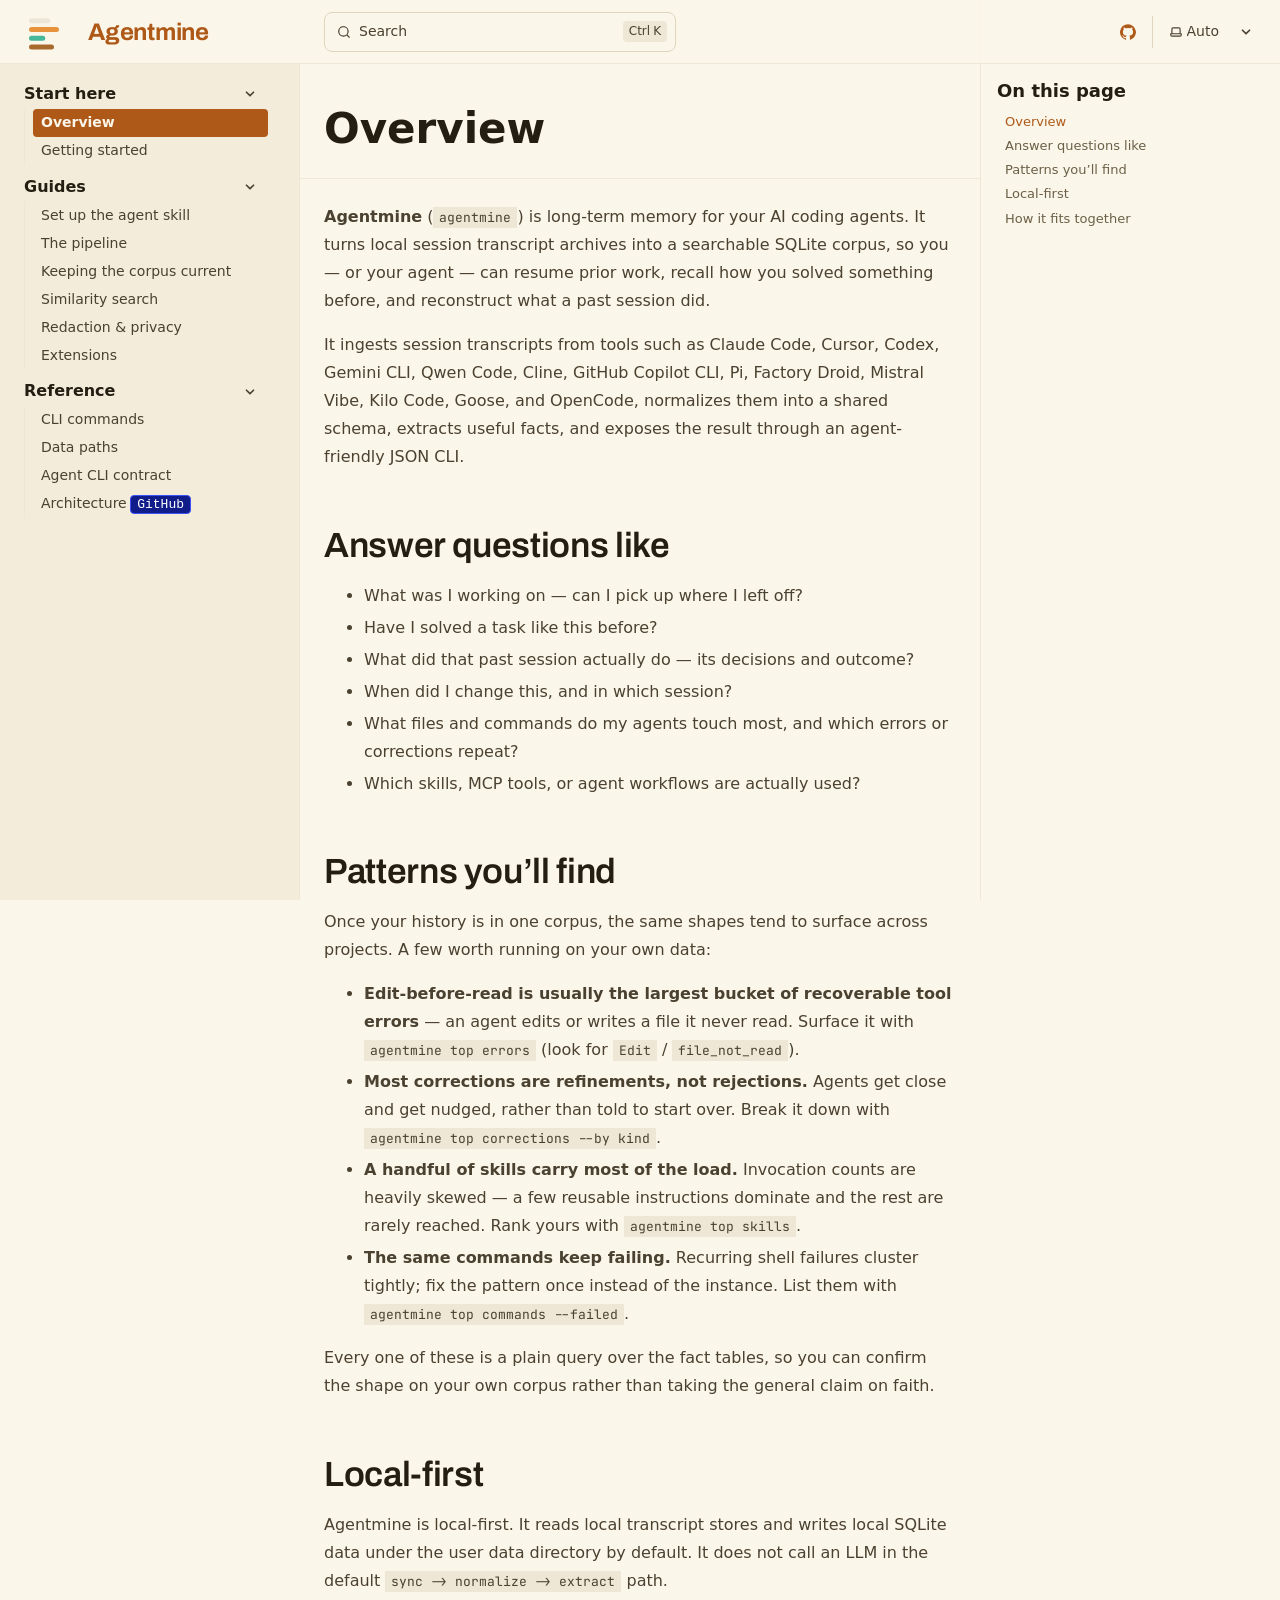
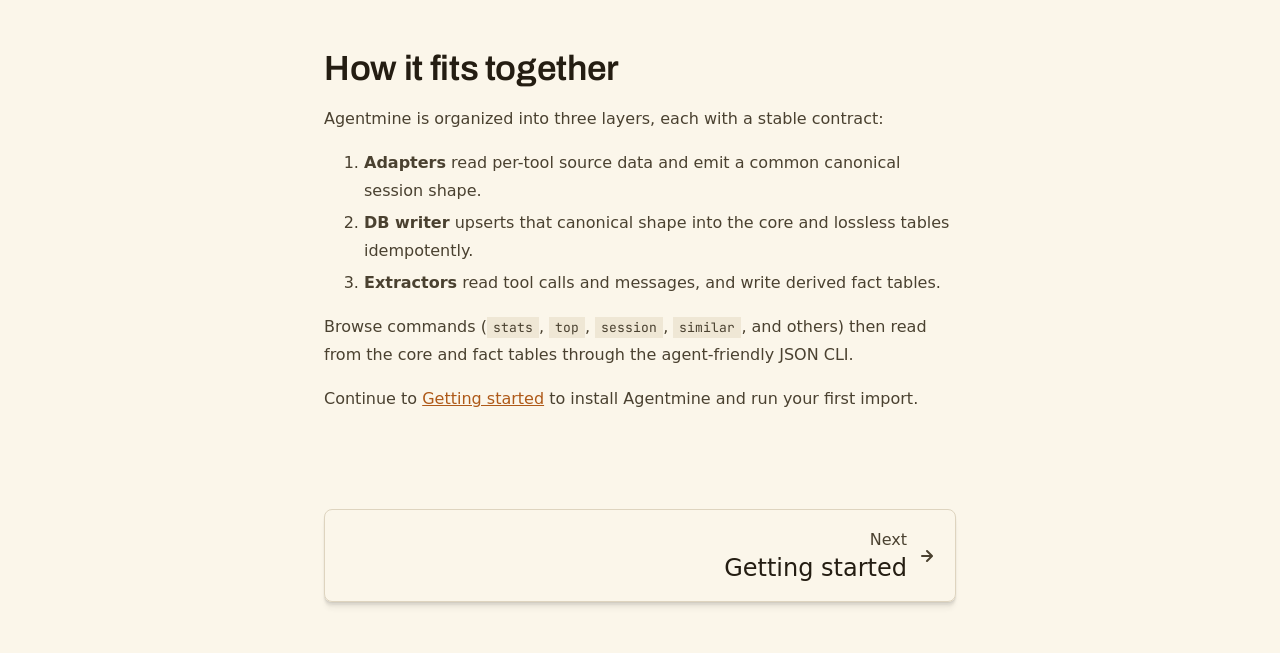
<file: overview/index.html>
<!DOCTYPE html><html lang="en" dir="ltr" data-theme="dark" data-has-toc data-has-sidebar class="astro-ugguf5mp"><head><meta charset="utf-8"/><meta name="viewport" content="width=device-width, initial-scale=1"/><title>Overview | Agentmine</title><link rel="canonical" href="https://agentmine.io/overview/"/><link rel="sitemap" href="/sitemap-index.xml"/><link rel="shortcut icon" href="/favicon.svg" type="image/svg+xml"/><meta name="generator" content="Astro v7.0.7"/><meta name="generator" content="Starlight v0.41.3"/><meta property="og:title" content="Overview"/><meta property="og:type" content="article"/><meta property="og:url" content="https://agentmine.io/overview/"/><meta property="og:locale" content="en"/><meta property="og:description" content="Agentmine turns local AI coding-agent session transcript archives into a queryable SQLite corpus."/><meta property="og:site_name" content="Agentmine"/><meta name="description" content="Agentmine turns local AI coding-agent session transcript archives into a queryable SQLite corpus."/><meta name="twitter:card" content="summary"/><script>
	window.StarlightThemeProvider = (() => {
		const storedTheme =
			typeof localStorage !== 'undefined' && localStorage.getItem('starlight-theme');
		const theme =
			storedTheme ||
			(window.matchMedia('(prefers-color-scheme: light)').matches ? 'light' : 'dark');
		document.documentElement.dataset.theme = theme === 'light' ? 'light' : 'dark';
		return {
			updatePickers(theme = storedTheme || 'auto') {
				document.querySelectorAll('starlight-theme-select').forEach((picker) => {
					const select = picker.querySelector('select');
					if (select) select.value = theme;
					/** @type {HTMLTemplateElement | null} */
					const tmpl = document.querySelector(`#theme-icons`);
					const newIcon = tmpl && tmpl.content.querySelector('.' + theme);
					if (newIcon) {
						const oldIcon = picker.querySelector('svg.label-icon');
						if (oldIcon) {
							oldIcon.replaceChildren(...newIcon.cloneNode(true).childNodes);
						}
					}
				});
			},
		};
	})();
</script><template id="theme-icons"><svg aria-hidden="true" class="light astro-2n77fmpg" width="16" height="16" viewBox="0 0 24 24" fill="currentColor" style="--sl-icon-size: 1em;"><path d="M5 12a1 1 0 0 0-1-1H3a1 1 0 0 0 0 2h1a1 1 0 0 0 1-1Zm.64 5-.71.71a1 1 0 0 0 0 1.41 1 1 0 0 0 1.41 0l.71-.71A1 1 0 0 0 5.64 17ZM12 5a1 1 0 0 0 1-1V3a1 1 0 0 0-2 0v1a1 1 0 0 0 1 1Zm5.66 2.34a1 1 0 0 0 .7-.29l.71-.71a1 1 0 1 0-1.41-1.41l-.66.71a1 1 0 0 0 0 1.41 1 1 0 0 0 .66.29Zm-12-.29a1 1 0 0 0 1.41 0 1 1 0 0 0 0-1.41l-.71-.71a1.004 1.004 0 1 0-1.43 1.41l.73.71ZM21 11h-1a1 1 0 0 0 0 2h1a1 1 0 0 0 0-2Zm-2.64 6A1 1 0 0 0 17 18.36l.71.71a1 1 0 0 0 1.41 0 1 1 0 0 0 0-1.41l-.76-.66ZM12 6.5a5.5 5.5 0 1 0 5.5 5.5A5.51 5.51 0 0 0 12 6.5Zm0 9a3.5 3.5 0 1 1 0-7 3.5 3.5 0 0 1 0 7Zm0 3.5a1 1 0 0 0-1 1v1a1 1 0 0 0 2 0v-1a1 1 0 0 0-1-1Z"/></svg><svg aria-hidden="true" class="dark astro-2n77fmpg" width="16" height="16" viewBox="0 0 24 24" fill="currentColor" style="--sl-icon-size: 1em;"><path d="M21.64 13a1 1 0 0 0-1.05-.14 8.049 8.049 0 0 1-3.37.73 8.15 8.15 0 0 1-8.14-8.1 8.59 8.59 0 0 1 .25-2A1 1 0 0 0 8 2.36a10.14 10.14 0 1 0 14 11.69 1 1 0 0 0-.36-1.05Zm-9.5 6.69A8.14 8.14 0 0 1 7.08 5.22v.27a10.15 10.15 0 0 0 10.14 10.14 9.784 9.784 0 0 0 2.1-.22 8.11 8.11 0 0 1-7.18 4.32v-.04Z"/></svg><svg aria-hidden="true" class="auto astro-2n77fmpg" width="16" height="16" viewBox="0 0 24 24" fill="currentColor" style="--sl-icon-size: 1em;"><path d="M21 14h-1V7a3 3 0 0 0-3-3H7a3 3 0 0 0-3 3v7H3a1 1 0 0 0-1 1v2a3 3 0 0 0 3 3h14a3 3 0 0 0 3-3v-2a1 1 0 0 0-1-1ZM6 7a1 1 0 0 1 1-1h10a1 1 0 0 1 1 1v7H6V7Zm14 10a1 1 0 0 1-1 1H5a1 1 0 0 1-1-1v-1h16v1Z"/></svg></template><link rel="stylesheet" href="/_astro/print.ehPL0gv-.css" media="print"><link rel="stylesheet" href="/_astro/logo.DCERnc3X.css"><link rel="stylesheet" href="/_astro/common.DhOi2vyx.css"><script type="module" src="/_astro/page.B2uBVZjk.js"></script></head><body class="astro-ugguf5mp"><a class="sl-skip-link astro-dtsrwjhn" href="#_top">Skip to content</a><div class="page sl-flex astro-4zjsuggn"><header class="header astro-4zjsuggn"><div class="header astro-l7w5bz2q"><div class="title-wrapper sl-flex astro-l7w5bz2q"><a href="/" class="site-title sl-flex astro-gkejzv7a"><img class="astro-gkejzv7a" alt src="/_astro/logo.BB5N1st_.svg" width="32" height="32"><span class="astro-gkejzv7a" translate="no">Agentmine</span></a></div><div class="sl-flex print:hidden astro-l7w5bz2q"><site-search class="astro-l7w5bz2q astro-u4pdr7sz" data-translations="{&quot;placeholder&quot;:&quot;Search&quot;}"><button data-open-modal disabled aria-label="Search" aria-keyshortcuts="Control+K" class="astro-u4pdr7sz"><svg aria-hidden="true" class="astro-u4pdr7sz astro-2n77fmpg" width="16" height="16" viewBox="0 0 24 24" fill="currentColor" style="--sl-icon-size: 1em;"><path d="M21.71 20.29 18 16.61A9 9 0 1 0 16.61 18l3.68 3.68a.999.999 0 0 0 1.42 0 1 1 0 0 0 0-1.39ZM11 18a7 7 0 1 1 0-14 7 7 0 0 1 0 14Z"/></svg><span class="sl-hidden md:sl-block astro-u4pdr7sz" aria-hidden="true">Search</span><kbd class="sl-hidden md:sl-flex astro-u4pdr7sz" style="display: none;"><kbd class="astro-u4pdr7sz">Ctrl</kbd><kbd class="astro-u4pdr7sz">K</kbd></kbd></button><dialog style="padding:0" aria-label="Search" class="astro-u4pdr7sz"><div class="dialog-frame sl-flex astro-u4pdr7sz"><button data-close-modal class="sl-flex md:sl-hidden astro-u4pdr7sz">Cancel</button><div class="search-container astro-u4pdr7sz"><div id="starlight__search" class="astro-u4pdr7sz"></div></div></div></dialog></site-search><script>
	(() => {
		const openBtn = document.querySelector('button[data-open-modal]');
		const shortcut = openBtn?.querySelector('kbd');
		if (!openBtn || !(shortcut instanceof HTMLElement)) return;
		const platformKey = shortcut.querySelector('kbd');
		if (platformKey && /(Mac|iPhone|iPod|iPad)/i.test(navigator.platform)) {
			platformKey.textContent = '⌘';
			openBtn.setAttribute('aria-keyshortcuts', 'Meta+K');
		}
		shortcut.style.display = '';
	})();
</script><script type="module" src="/_astro/Search.astro_astro_type_script_index_0_lang.vTFUHulS.js"></script></div><div class="sl-hidden md:sl-flex print:hidden right-group astro-l7w5bz2q"><div class="sl-flex social-icons astro-l7w5bz2q"><a href="https://github.com/baranovxyz/agentmine" rel="me" class="sl-flex astro-22d772mg"><span class="sr-only astro-22d772mg">GitHub</span><svg aria-hidden="true" class="astro-22d772mg astro-2n77fmpg" width="16" height="16" viewBox="0 0 24 24" fill="currentColor" style="--sl-icon-size: 1em;"><path d="M12 .3a12 12 0 0 0-3.8 23.38c.6.12.83-.26.83-.57L9 21.07c-3.34.72-4.04-1.61-4.04-1.61-.55-1.39-1.34-1.76-1.34-1.76-1.08-.74.09-.73.09-.73 1.2.09 1.83 1.24 1.83 1.24 1.08 1.83 2.81 1.3 3.5 1 .1-.78.42-1.31.76-1.61-2.67-.3-5.47-1.33-5.47-5.93 0-1.31.47-2.38 1.24-3.22-.14-.3-.54-1.52.1-3.18 0 0 1-.32 3.3 1.23a11.5 11.5 0 0 1 6 0c2.28-1.55 3.29-1.23 3.29-1.23.64 1.66.24 2.88.12 3.18a4.65 4.65 0 0 1 1.23 3.22c0 4.61-2.8 5.63-5.48 5.92.42.36.81 1.1.81 2.22l-.01 3.29c0 .31.2.69.82.57A12 12 0 0 0 12 .3Z"/></svg></a></div><starlight-theme-select><label style="--sl-select-width: 6.25em" class="astro-r52gv32v"><span class="sr-only astro-r52gv32v">Select theme</span><svg aria-hidden="true" class="icon label-icon astro-r52gv32v astro-2n77fmpg" width="16" height="16" viewBox="0 0 24 24" fill="currentColor" style="--sl-icon-size: 1em;"><path d="M21 14h-1V7a3 3 0 0 0-3-3H7a3 3 0 0 0-3 3v7H3a1 1 0 0 0-1 1v2a3 3 0 0 0 3 3h14a3 3 0 0 0 3-3v-2a1 1 0 0 0-1-1ZM6 7a1 1 0 0 1 1-1h10a1 1 0 0 1 1 1v7H6V7Zm14 10a1 1 0 0 1-1 1H5a1 1 0 0 1-1-1v-1h16v1Z"/></svg><select autocomplete="off" class="astro-r52gv32v"><option value="dark" class="astro-r52gv32v">Dark</option><option value="light" class="astro-r52gv32v">Light</option><option value="auto" selected class="astro-r52gv32v">Auto</option></select><svg aria-hidden="true" class="icon caret astro-r52gv32v astro-2n77fmpg" width="16" height="16" viewBox="0 0 24 24" fill="currentColor" style="--sl-icon-size: 1em;"><path d="M17 9.17a1 1 0 0 0-1.41 0L12 12.71 8.46 9.17a1 1 0 1 0-1.41 1.42l4.24 4.24a1.002 1.002 0 0 0 1.42 0L17 10.59a1.002 1.002 0 0 0 0-1.42Z"/></svg></label></starlight-theme-select><script>
	StarlightThemeProvider.updatePickers();
</script><script type="module">var e=`starlight-theme`,t=e=>e===`auto`||e===`dark`||e===`light`?e:`auto`,n=()=>t(typeof localStorage<`u`&&localStorage.getItem(e));function r(t){typeof localStorage<`u`&&localStorage.setItem(e,t===`light`||t===`dark`?t:``)}var i=()=>matchMedia(`(prefers-color-scheme: light)`).matches?`light`:`dark`;function a(e){StarlightThemeProvider.updatePickers(e),document.documentElement.dataset.theme=e===`auto`?i():e,r(e)}matchMedia(`(prefers-color-scheme: light)`).addEventListener(`change`,()=>{n()===`auto`&&a(`auto`)});var o=class extends HTMLElement{constructor(){super(),a(n()),this.querySelector(`select`)?.addEventListener(`change`,e=>{e.currentTarget instanceof HTMLSelectElement&&a(t(e.currentTarget.value))})}};customElements.define(`starlight-theme-select`,o);</script><script type="module">var e=class extends HTMLElement{constructor(){super();let e=this.querySelector(`select`);e&&(e.addEventListener(`change`,e=>{e.currentTarget instanceof HTMLSelectElement&&(window.location.pathname=e.currentTarget.value)}),window.addEventListener(`pageshow`,t=>{if(!t.persisted)return;let n=e.querySelector(`option[selected]`)?.index;n!==e.selectedIndex&&(e.selectedIndex=n??0)}))}};customElements.define(`starlight-lang-select`,e);</script></div></div></header><nav class="sidebar print:hidden astro-4zjsuggn" aria-label="Main"><starlight-menu-button class="print:hidden astro-yfmyhhdp"><button aria-expanded="false" aria-label="Menu" aria-controls="starlight__sidebar" class="sl-flex md:sl-hidden astro-yfmyhhdp"><svg aria-hidden="true" class="open-menu astro-yfmyhhdp astro-2n77fmpg" width="16" height="16" viewBox="0 0 24 24" fill="currentColor" style="--sl-icon-size: 1em;"><path d="M3 8h18a1 1 0 1 0 0-2H3a1 1 0 0 0 0 2Zm18 8H3a1 1 0 0 0 0 2h18a1 1 0 0 0 0-2Zm0-5H3a1 1 0 0 0 0 2h18a1 1 0 0 0 0-2Z"/></svg><svg aria-hidden="true" class="close-menu astro-yfmyhhdp astro-2n77fmpg" width="16" height="16" viewBox="0 0 24 24" fill="currentColor" style="--sl-icon-size: 1em;"><path d="m13.41 12 6.3-6.29a1.004 1.004 0 1 0-1.42-1.42L12 10.59l-6.29-6.3a1.004 1.004 0 0 0-1.42 1.42l6.3 6.29-6.3 6.29a1 1 0 0 0 0 1.42.998.998 0 0 0 1.42 0l6.29-6.3 6.29 6.3a.999.999 0 0 0 1.42 0 1 1 0 0 0 0-1.42L13.41 12Z"/></svg></button></starlight-menu-button><script type="module">var e=class extends HTMLElement{btn=this.querySelector(`button`);constructor(){super(),this.btn.addEventListener(`click`,()=>this.toggleExpanded());let e=this.closest(`nav`);e&&e.addEventListener(`keyup`,e=>this.closeOnEscape(e)),matchMedia(`(min-width: 50em)`).addEventListener(`change`,()=>this.setExpanded(!1))}setExpanded(e){this.setAttribute(`aria-expanded`,String(e)),document.body.toggleAttribute(`data-mobile-menu-expanded`,e),document.querySelectorAll(`.main-frame, .sl-skip-link`).forEach(t=>{t.toggleAttribute(`inert`,e)})}toggleExpanded(){this.setExpanded(this.getAttribute(`aria-expanded`)!==`true`)}closeOnEscape(e){e.code===`Escape`&&(this.setExpanded(!1),this.btn.focus())}};customElements.define(`starlight-menu-button`,e);</script><div id="starlight__sidebar" class="sidebar-pane astro-4zjsuggn"><div class="sidebar-content sl-flex astro-4zjsuggn"><sl-sidebar-state-persist data-hash="1wjoro8" class="astro-hbzgbvl3"><script aria-hidden="true">
		(() => {
			try {
				if (!matchMedia('(min-width: 50em)').matches) return;
				/** @type {HTMLElement | null} */
				const target = document.querySelector('sl-sidebar-state-persist');
				const state = JSON.parse(sessionStorage.getItem('sl-sidebar-state') || '0');
				if (!target || !state || target.dataset.hash !== state.hash) return;
				window._starlightScrollRestore = state.scroll;
				customElements.define(
					'sl-sidebar-restore',
					class SidebarRestore extends HTMLElement {
						connectedCallback() {
							try {
								const idx = parseInt(this.dataset.index || '');
								const details = this.closest('details');
								if (details && typeof state.open[idx] === 'boolean') details.open = state.open[idx];
							} catch {}
						}
					}
				);
			} catch {}
		})();
	</script><ul class="top-level astro-stkmykjn"><li class="astro-stkmykjn"><details open class="astro-stkmykjn"><summary class="astro-stkmykjn"><span class="group-label astro-stkmykjn"><span class="large astro-stkmykjn">Start here</span></span><svg aria-hidden="true" class="caret astro-stkmykjn astro-2n77fmpg" width="16" height="16" viewBox="0 0 24 24" fill="currentColor" style="--sl-icon-size: 1.25rem;"><path d="m14.83 11.29-4.24-4.24a1 1 0 1 0-1.42 1.41L12.71 12l-3.54 3.54a1 1 0 0 0 0 1.41 1 1 0 0 0 .71.29 1 1 0 0 0 .71-.29l4.24-4.24a1.002 1.002 0 0 0 0-1.42Z"/></svg></summary><sl-sidebar-restore data-index="0"></sl-sidebar-restore><ul class="astro-stkmykjn"><li class="astro-stkmykjn"><a href="/overview/" aria-current="page" class="astro-stkmykjn"><span class="astro-stkmykjn">Overview</span></a></li><li class="astro-stkmykjn"><a href="/getting-started/" class="astro-stkmykjn"><span class="astro-stkmykjn">Getting started</span></a></li></ul></details></li><li class="astro-stkmykjn"><details open class="astro-stkmykjn"><summary class="astro-stkmykjn"><span class="group-label astro-stkmykjn"><span class="large astro-stkmykjn">Guides</span></span><svg aria-hidden="true" class="caret astro-stkmykjn astro-2n77fmpg" width="16" height="16" viewBox="0 0 24 24" fill="currentColor" style="--sl-icon-size: 1.25rem;"><path d="m14.83 11.29-4.24-4.24a1 1 0 1 0-1.42 1.41L12.71 12l-3.54 3.54a1 1 0 0 0 0 1.41 1 1 0 0 0 .71.29 1 1 0 0 0 .71-.29l4.24-4.24a1.002 1.002 0 0 0 0-1.42Z"/></svg></summary><sl-sidebar-restore data-index="1"></sl-sidebar-restore><ul class="astro-stkmykjn"><li class="astro-stkmykjn"><a href="/guides/agent-skill/" class="astro-stkmykjn"><span class="astro-stkmykjn">Set up the agent skill</span></a></li><li class="astro-stkmykjn"><a href="/guides/pipeline/" class="astro-stkmykjn"><span class="astro-stkmykjn">The pipeline</span></a></li><li class="astro-stkmykjn"><a href="/guides/daemon/" class="astro-stkmykjn"><span class="astro-stkmykjn">Keeping the corpus current</span></a></li><li class="astro-stkmykjn"><a href="/guides/similarity-search/" class="astro-stkmykjn"><span class="astro-stkmykjn">Similarity search</span></a></li><li class="astro-stkmykjn"><a href="/guides/redaction/" class="astro-stkmykjn"><span class="astro-stkmykjn">Redaction &amp; privacy</span></a></li><li class="astro-stkmykjn"><a href="/guides/extensions/" class="astro-stkmykjn"><span class="astro-stkmykjn">Extensions</span></a></li></ul></details></li><li class="astro-stkmykjn"><details open class="astro-stkmykjn"><summary class="astro-stkmykjn"><span class="group-label astro-stkmykjn"><span class="large astro-stkmykjn">Reference</span></span><svg aria-hidden="true" class="caret astro-stkmykjn astro-2n77fmpg" width="16" height="16" viewBox="0 0 24 24" fill="currentColor" style="--sl-icon-size: 1.25rem;"><path d="m14.83 11.29-4.24-4.24a1 1 0 1 0-1.42 1.41L12.71 12l-3.54 3.54a1 1 0 0 0 0 1.41 1 1 0 0 0 .71.29 1 1 0 0 0 .71-.29l4.24-4.24a1.002 1.002 0 0 0 0-1.42Z"/></svg></summary><sl-sidebar-restore data-index="2"></sl-sidebar-restore><ul class="astro-stkmykjn"><li class="astro-stkmykjn"><a href="/reference/cli/" class="astro-stkmykjn"><span class="astro-stkmykjn">CLI commands</span></a></li><li class="astro-stkmykjn"><a href="/reference/data-paths/" class="astro-stkmykjn"><span class="astro-stkmykjn">Data paths</span></a></li><li class="astro-stkmykjn"><a href="/reference/agent-contract/" class="astro-stkmykjn"><span class="astro-stkmykjn">Agent CLI contract</span></a></li><li class="astro-stkmykjn"><a href="https://github.com/baranovxyz/agentmine/blob/main/ARCHITECTURE.md" class="astro-stkmykjn" target="_blank" rel="noopener"><span class="astro-stkmykjn">Architecture</span><span class="sl-badge note small  astro-stkmykjn astro-cd2z47hi">GitHub</span></a></li></ul></details></li></ul><script aria-hidden="true">
		(() => {
			const scroller = document.getElementById('starlight__sidebar');
			if (!window._starlightScrollRestore || !scroller) return;
			scroller.scrollTop = window._starlightScrollRestore;
			delete window._starlightScrollRestore;
		})();
	</script></sl-sidebar-state-persist><div class="md:sl-hidden"><div class="mobile-preferences sl-flex astro-5wdrtqyo"><div class="social-icons astro-5wdrtqyo"><a href="https://github.com/baranovxyz/agentmine" rel="me" class="sl-flex astro-22d772mg"><span class="sr-only astro-22d772mg">GitHub</span><svg aria-hidden="true" class="astro-22d772mg astro-2n77fmpg" width="16" height="16" viewBox="0 0 24 24" fill="currentColor" style="--sl-icon-size: 1em;"><path d="M12 .3a12 12 0 0 0-3.8 23.38c.6.12.83-.26.83-.57L9 21.07c-3.34.72-4.04-1.61-4.04-1.61-.55-1.39-1.34-1.76-1.34-1.76-1.08-.74.09-.73.09-.73 1.2.09 1.83 1.24 1.83 1.24 1.08 1.83 2.81 1.3 3.5 1 .1-.78.42-1.31.76-1.61-2.67-.3-5.47-1.33-5.47-5.93 0-1.31.47-2.38 1.24-3.22-.14-.3-.54-1.52.1-3.18 0 0 1-.32 3.3 1.23a11.5 11.5 0 0 1 6 0c2.28-1.55 3.29-1.23 3.29-1.23.64 1.66.24 2.88.12 3.18a4.65 4.65 0 0 1 1.23 3.22c0 4.61-2.8 5.63-5.48 5.92.42.36.81 1.1.81 2.22l-.01 3.29c0 .31.2.69.82.57A12 12 0 0 0 12 .3Z"/></svg></a></div><starlight-theme-select><label style="--sl-select-width: 6.25em" class="astro-r52gv32v"><span class="sr-only astro-r52gv32v">Select theme</span><svg aria-hidden="true" class="icon label-icon astro-r52gv32v astro-2n77fmpg" width="16" height="16" viewBox="0 0 24 24" fill="currentColor" style="--sl-icon-size: 1em;"><path d="M21 14h-1V7a3 3 0 0 0-3-3H7a3 3 0 0 0-3 3v7H3a1 1 0 0 0-1 1v2a3 3 0 0 0 3 3h14a3 3 0 0 0 3-3v-2a1 1 0 0 0-1-1ZM6 7a1 1 0 0 1 1-1h10a1 1 0 0 1 1 1v7H6V7Zm14 10a1 1 0 0 1-1 1H5a1 1 0 0 1-1-1v-1h16v1Z"/></svg><select autocomplete="off" class="astro-r52gv32v"><option value="dark" class="astro-r52gv32v">Dark</option><option value="light" class="astro-r52gv32v">Light</option><option value="auto" selected class="astro-r52gv32v">Auto</option></select><svg aria-hidden="true" class="icon caret astro-r52gv32v astro-2n77fmpg" width="16" height="16" viewBox="0 0 24 24" fill="currentColor" style="--sl-icon-size: 1em;"><path d="M17 9.17a1 1 0 0 0-1.41 0L12 12.71 8.46 9.17a1 1 0 1 0-1.41 1.42l4.24 4.24a1.002 1.002 0 0 0 1.42 0L17 10.59a1.002 1.002 0 0 0 0-1.42Z"/></svg></label></starlight-theme-select><script>
	StarlightThemeProvider.updatePickers();
</script></div></div></div></div></nav><div class="main-frame astro-4zjsuggn"><script type="module">var e=document.getElementById(`starlight__sidebar`),t=e?.querySelector(`sl-sidebar-state-persist`),n=`sl-sidebar-state`,r=()=>{let r=[],i=t?.dataset.hash||``;try{let e=sessionStorage.getItem(n),t=JSON.parse(e||`{}`);Array.isArray(t.open)&&t.hash===i&&(r=t.open)}catch{}return{hash:i,open:r,scroll:e?.scrollTop||0}},i=e=>{try{sessionStorage.setItem(n,JSON.stringify(e))}catch{}},a=()=>i(r()),o=(e,t)=>{let n=r();n.open[t]=e,i(n)};t?.addEventListener(`click`,e=>{if(!(e.target instanceof Element))return;let t=e.target.closest(`summary`)?.closest(`details`);if(!t)return;let n=t.querySelector(`sl-sidebar-restore`),r=parseInt(n?.dataset.index||``);isNaN(r)||o(!t.open,r)}),addEventListener(`visibilitychange`,()=>{document.visibilityState===`hidden`&&a()}),addEventListener(`pageHide`,a);</script><div class="lg:sl-flex astro-bfwiu6nc"><aside class="right-sidebar-container print:hidden astro-bfwiu6nc"><div class="right-sidebar astro-bfwiu6nc"><div class="lg:sl-hidden astro-kuhoonjo"><mobile-starlight-toc data-min-h="2" data-max-h="3" class="astro-qftdlbyx"><nav aria-labelledby="starlight__on-this-page--mobile" class="astro-qftdlbyx"><details id="starlight__mobile-toc" class="astro-qftdlbyx"><summary id="starlight__on-this-page--mobile" class="sl-flex astro-qftdlbyx"><span class="toggle sl-flex astro-qftdlbyx">On this page<svg aria-hidden="true" class="caret astro-qftdlbyx astro-2n77fmpg" width="16" height="16" viewBox="0 0 24 24" fill="currentColor" style="--sl-icon-size: 1rem;"><path d="m14.83 11.29-4.24-4.24a1 1 0 1 0-1.42 1.41L12.71 12l-3.54 3.54a1 1 0 0 0 0 1.41 1 1 0 0 0 .71.29 1 1 0 0 0 .71-.29l4.24-4.24a1.002 1.002 0 0 0 0-1.42Z"/></svg></span><span class="display-current astro-qftdlbyx"></span></summary><div class="dropdown astro-qftdlbyx"><ul class="isMobile astro-k4ielstj" style="--depth: 0;"><li style="--depth: 0;" class="astro-k4ielstj"><a href="#_top" style="--depth: 0;" class="astro-k4ielstj"><span style="--depth: 0;" class="astro-k4ielstj">Overview</span></a></li><li style="--depth: 0;" class="astro-k4ielstj"><a href="#answer-questions-like" style="--depth: 0;" class="astro-k4ielstj"><span style="--depth: 0;" class="astro-k4ielstj">Answer questions like</span></a></li><li style="--depth: 0;" class="astro-k4ielstj"><a href="#patterns-youll-find" style="--depth: 0;" class="astro-k4ielstj"><span style="--depth: 0;" class="astro-k4ielstj">Patterns you’ll find</span></a></li><li style="--depth: 0;" class="astro-k4ielstj"><a href="#local-first" style="--depth: 0;" class="astro-k4ielstj"><span style="--depth: 0;" class="astro-k4ielstj">Local-first</span></a></li><li style="--depth: 0;" class="astro-k4ielstj"><a href="#how-it-fits-together" style="--depth: 0;" class="astro-k4ielstj"><span style="--depth: 0;" class="astro-k4ielstj">How it fits together</span></a></li></ul></div></details></nav></mobile-starlight-toc><script type="module" src="/_astro/MobileTableOfContents.astro_astro_type_script_index_0_lang.BcSo_yiZ.js"></script></div><div class="right-sidebar-panel sl-hidden lg:sl-block astro-kuhoonjo"><div class="sl-container astro-kuhoonjo"><starlight-toc data-min-h="2" data-max-h="3"><nav aria-labelledby="starlight__on-this-page"><h2 id="starlight__on-this-page">On this page</h2><ul class="astro-k4ielstj" style="--depth: 0;"><li style="--depth: 0;" class="astro-k4ielstj"><a href="#_top" style="--depth: 0;" class="astro-k4ielstj"><span style="--depth: 0;" class="astro-k4ielstj">Overview</span></a></li><li style="--depth: 0;" class="astro-k4ielstj"><a href="#answer-questions-like" style="--depth: 0;" class="astro-k4ielstj"><span style="--depth: 0;" class="astro-k4ielstj">Answer questions like</span></a></li><li style="--depth: 0;" class="astro-k4ielstj"><a href="#patterns-youll-find" style="--depth: 0;" class="astro-k4ielstj"><span style="--depth: 0;" class="astro-k4ielstj">Patterns you’ll find</span></a></li><li style="--depth: 0;" class="astro-k4ielstj"><a href="#local-first" style="--depth: 0;" class="astro-k4ielstj"><span style="--depth: 0;" class="astro-k4ielstj">Local-first</span></a></li><li style="--depth: 0;" class="astro-k4ielstj"><a href="#how-it-fits-together" style="--depth: 0;" class="astro-k4ielstj"><span style="--depth: 0;" class="astro-k4ielstj">How it fits together</span></a></li></ul></nav></starlight-toc><script type="module" src="/_astro/TableOfContents.astro_astro_type_script_index_0_lang.Csloo1VZ.js"></script></div></div></div></aside><div class="main-pane astro-bfwiu6nc"><main data-pagefind-body class="astro-ugguf5mp" lang="en" dir="ltr"><div class="content-panel astro-vr5htdco"><div class="sl-container astro-vr5htdco"><h1 id="_top" class="astro-ox4kf7dl">Overview</h1></div></div><div class="content-panel astro-vr5htdco"><div class="sl-container astro-vr5htdco"><div class="sl-markdown-content"><p><strong>Agentmine</strong> (<code>agentmine</code>) is long-term memory for your AI coding agents. It turns local session
transcript archives into a searchable SQLite corpus, so you — or your agent — can resume prior
work, recall how you solved something before, and reconstruct what a past session did.</p>
<p>It ingests session transcripts from tools such as Claude Code, Cursor, Codex, Gemini CLI, Qwen
Code, Cline, GitHub Copilot CLI, Pi, Factory Droid, Mistral Vibe, Kilo Code, Goose, and OpenCode,
normalizes them into a shared schema, extracts useful facts, and exposes the result through an
agent-friendly JSON CLI.</p>
<h2 id="answer-questions-like">Answer questions like</h2>
<ul>
<li>What was I working on — can I pick up where I left off?</li>
<li>Have I solved a task like this before?</li>
<li>What did that past session actually do — its decisions and outcome?</li>
<li>When did I change this, and in which session?</li>
<li>What files and commands do my agents touch most, and which errors or corrections repeat?</li>
<li>Which skills, MCP tools, or agent workflows are actually used?</li>
</ul>
<h2 id="patterns-youll-find">Patterns you’ll find</h2>
<p>Once your history is in one corpus, the same shapes tend to surface across projects. A few worth
running on your own data:</p>
<ul>
<li><strong>Edit-before-read is usually the largest bucket of recoverable tool errors</strong> — an agent edits or
writes a file it never read. Surface it with <code>agentmine top errors</code> (look for <code>Edit</code> /
<code>file_not_read</code>).</li>
<li><strong>Most corrections are refinements, not rejections.</strong> Agents get close and get nudged, rather
than told to start over. Break it down with <code>agentmine top corrections --by kind</code>.</li>
<li><strong>A handful of skills carry most of the load.</strong> Invocation counts are heavily skewed — a few
reusable instructions dominate and the rest are rarely reached. Rank yours with
<code>agentmine top skills</code>.</li>
<li><strong>The same commands keep failing.</strong> Recurring shell failures cluster tightly; fix the pattern
once instead of the instance. List them with <code>agentmine top commands --failed</code>.</li>
</ul>
<p>Every one of these is a plain query over the fact tables, so you can confirm the shape on your own
corpus rather than taking the general claim on faith.</p>
<h2 id="local-first">Local-first</h2>
<p>Agentmine is local-first. It reads local transcript stores and writes local SQLite data under the
user data directory by default. It does not call an LLM in the default <code>sync -> normalize -> extract</code> path.</p>
<h2 id="how-it-fits-together">How it fits together</h2>
<p>Agentmine is organized into three layers, each with a stable contract:</p>
<ol>
<li><strong>Adapters</strong> read per-tool source data and emit a common canonical session shape.</li>
<li><strong>DB writer</strong> upserts that canonical shape into the core and lossless tables idempotently.</li>
<li><strong>Extractors</strong> read tool calls and messages, and write derived fact tables.</li>
</ol>
<p>Browse commands (<code>stats</code>, <code>top</code>, <code>session</code>, <code>similar</code>, and others) then read from the core and fact
tables through the agent-friendly JSON CLI.</p>
<p>Continue to <a href="/getting-started/">Getting started</a> to install Agentmine and run your first import.</p></div><footer class="sl-flex astro-g4usx53u"><div class="meta sl-flex astro-g4usx53u"></div><div class="pagination-links print:hidden astro-ax6gxqbm" dir="ltr"><a href="/getting-started/" rel="next" class="astro-ax6gxqbm"><svg aria-hidden="true" class="astro-ax6gxqbm astro-2n77fmpg" width="16" height="16" viewBox="0 0 24 24" fill="currentColor" style="--sl-icon-size: 1.5rem;"><path d="M17.92 11.62a1.001 1.001 0 0 0-.21-.33l-5-5a1.003 1.003 0 1 0-1.42 1.42l3.3 3.29H7a1 1 0 0 0 0 2h7.59l-3.3 3.29a1.002 1.002 0 0 0 .325 1.639 1 1 0 0 0 1.095-.219l5-5a1 1 0 0 0 .21-.33 1 1 0 0 0 0-.76Z"/></svg><span class="astro-ax6gxqbm">Next<br class="astro-ax6gxqbm"><span class="link-title astro-ax6gxqbm">Getting started</span></span></a></div></footer></div></div></main></div></div></div></div></body></html>
</file>
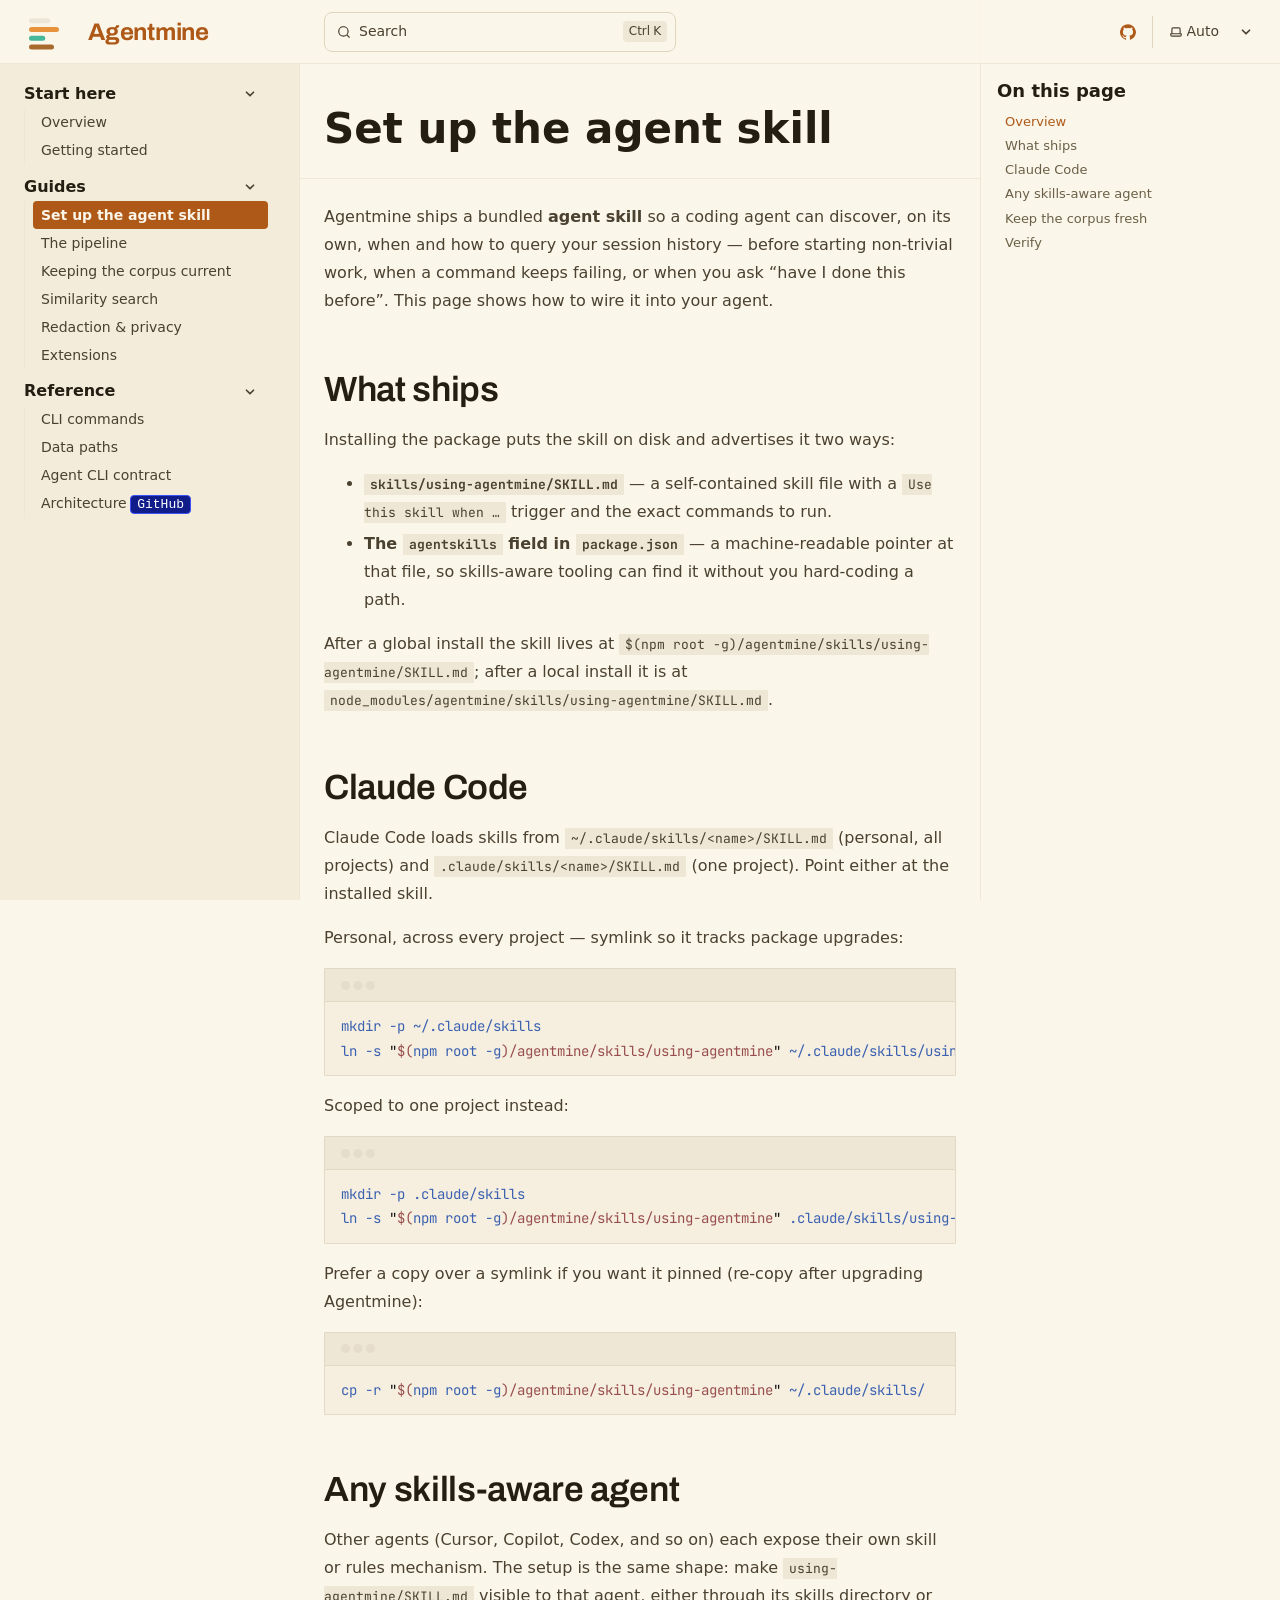
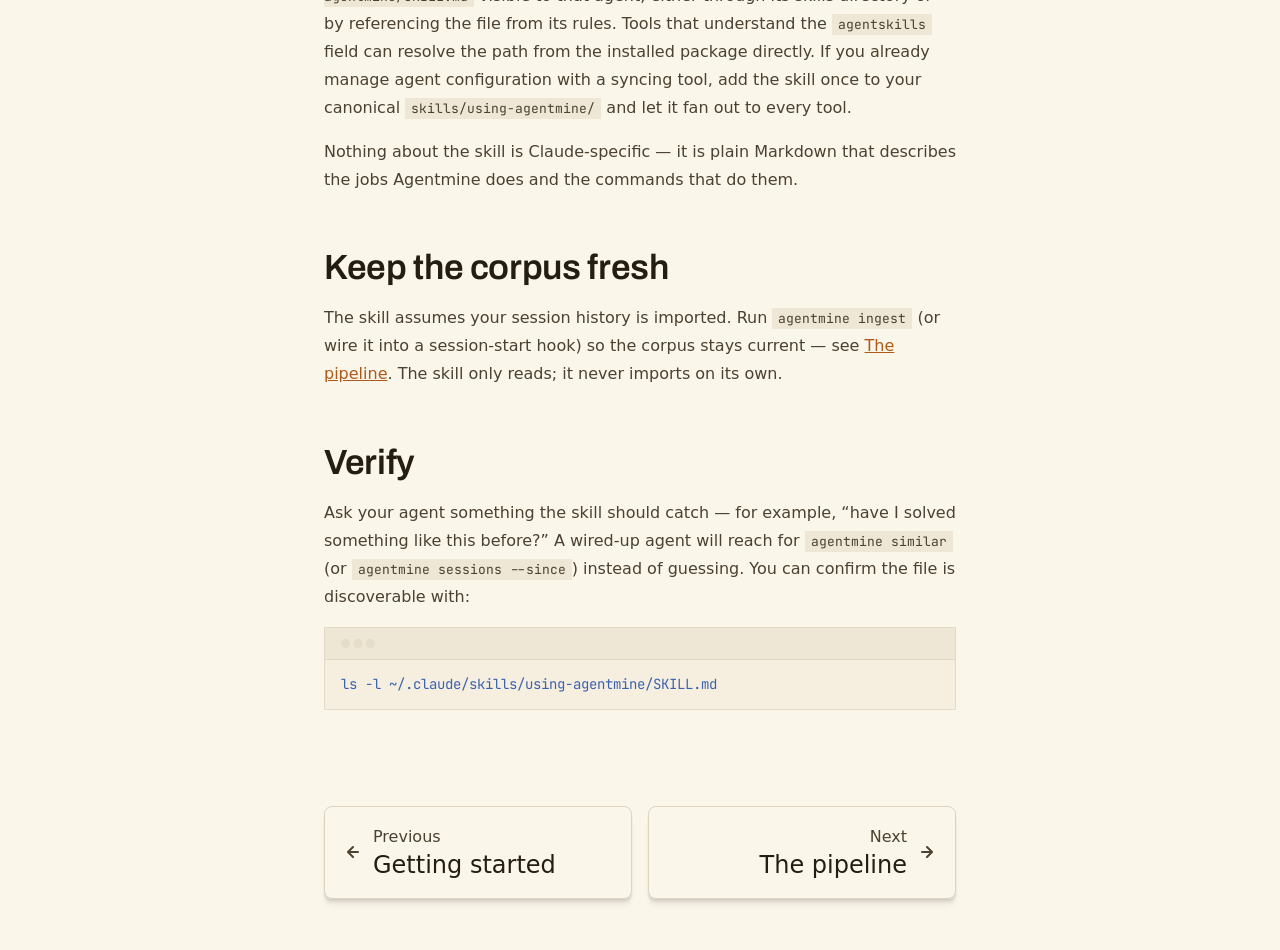
<file: guides/agent-skill/index.html>
<!DOCTYPE html><html lang="en" dir="ltr" data-theme="dark" data-has-toc data-has-sidebar class="astro-ugguf5mp"><head><meta charset="utf-8"/><meta name="viewport" content="width=device-width, initial-scale=1"/><title>Set up the agent skill | Agentmine</title><link rel="canonical" href="https://agentmine.io/guides/agent-skill/"/><link rel="sitemap" href="/sitemap-index.xml"/><link rel="shortcut icon" href="/favicon.svg" type="image/svg+xml"/><meta name="generator" content="Astro v7.0.7"/><meta name="generator" content="Starlight v0.41.3"/><meta property="og:title" content="Set up the agent skill"/><meta property="og:type" content="article"/><meta property="og:url" content="https://agentmine.io/guides/agent-skill/"/><meta property="og:locale" content="en"/><meta property="og:description" content="Wire the bundled using-agentmine skill into Claude Code, Cursor, or any skills-aware coding agent so it queries your session history on its own."/><meta property="og:site_name" content="Agentmine"/><meta name="description" content="Wire the bundled using-agentmine skill into Claude Code, Cursor, or any skills-aware coding agent so it queries your session history on its own."/><meta name="twitter:card" content="summary"/><script>
	window.StarlightThemeProvider = (() => {
		const storedTheme =
			typeof localStorage !== 'undefined' && localStorage.getItem('starlight-theme');
		const theme =
			storedTheme ||
			(window.matchMedia('(prefers-color-scheme: light)').matches ? 'light' : 'dark');
		document.documentElement.dataset.theme = theme === 'light' ? 'light' : 'dark';
		return {
			updatePickers(theme = storedTheme || 'auto') {
				document.querySelectorAll('starlight-theme-select').forEach((picker) => {
					const select = picker.querySelector('select');
					if (select) select.value = theme;
					/** @type {HTMLTemplateElement | null} */
					const tmpl = document.querySelector(`#theme-icons`);
					const newIcon = tmpl && tmpl.content.querySelector('.' + theme);
					if (newIcon) {
						const oldIcon = picker.querySelector('svg.label-icon');
						if (oldIcon) {
							oldIcon.replaceChildren(...newIcon.cloneNode(true).childNodes);
						}
					}
				});
			},
		};
	})();
</script><template id="theme-icons"><svg aria-hidden="true" class="light astro-2n77fmpg" width="16" height="16" viewBox="0 0 24 24" fill="currentColor" style="--sl-icon-size: 1em;"><path d="M5 12a1 1 0 0 0-1-1H3a1 1 0 0 0 0 2h1a1 1 0 0 0 1-1Zm.64 5-.71.71a1 1 0 0 0 0 1.41 1 1 0 0 0 1.41 0l.71-.71A1 1 0 0 0 5.64 17ZM12 5a1 1 0 0 0 1-1V3a1 1 0 0 0-2 0v1a1 1 0 0 0 1 1Zm5.66 2.34a1 1 0 0 0 .7-.29l.71-.71a1 1 0 1 0-1.41-1.41l-.66.71a1 1 0 0 0 0 1.41 1 1 0 0 0 .66.29Zm-12-.29a1 1 0 0 0 1.41 0 1 1 0 0 0 0-1.41l-.71-.71a1.004 1.004 0 1 0-1.43 1.41l.73.71ZM21 11h-1a1 1 0 0 0 0 2h1a1 1 0 0 0 0-2Zm-2.64 6A1 1 0 0 0 17 18.36l.71.71a1 1 0 0 0 1.41 0 1 1 0 0 0 0-1.41l-.76-.66ZM12 6.5a5.5 5.5 0 1 0 5.5 5.5A5.51 5.51 0 0 0 12 6.5Zm0 9a3.5 3.5 0 1 1 0-7 3.5 3.5 0 0 1 0 7Zm0 3.5a1 1 0 0 0-1 1v1a1 1 0 0 0 2 0v-1a1 1 0 0 0-1-1Z"/></svg><svg aria-hidden="true" class="dark astro-2n77fmpg" width="16" height="16" viewBox="0 0 24 24" fill="currentColor" style="--sl-icon-size: 1em;"><path d="M21.64 13a1 1 0 0 0-1.05-.14 8.049 8.049 0 0 1-3.37.73 8.15 8.15 0 0 1-8.14-8.1 8.59 8.59 0 0 1 .25-2A1 1 0 0 0 8 2.36a10.14 10.14 0 1 0 14 11.69 1 1 0 0 0-.36-1.05Zm-9.5 6.69A8.14 8.14 0 0 1 7.08 5.22v.27a10.15 10.15 0 0 0 10.14 10.14 9.784 9.784 0 0 0 2.1-.22 8.11 8.11 0 0 1-7.18 4.32v-.04Z"/></svg><svg aria-hidden="true" class="auto astro-2n77fmpg" width="16" height="16" viewBox="0 0 24 24" fill="currentColor" style="--sl-icon-size: 1em;"><path d="M21 14h-1V7a3 3 0 0 0-3-3H7a3 3 0 0 0-3 3v7H3a1 1 0 0 0-1 1v2a3 3 0 0 0 3 3h14a3 3 0 0 0 3-3v-2a1 1 0 0 0-1-1ZM6 7a1 1 0 0 1 1-1h10a1 1 0 0 1 1 1v7H6V7Zm14 10a1 1 0 0 1-1 1H5a1 1 0 0 1-1-1v-1h16v1Z"/></svg></template><link rel="stylesheet" href="/_astro/print.ehPL0gv-.css" media="print"><link rel="stylesheet" href="/_astro/logo.DCERnc3X.css"><link rel="stylesheet" href="/_astro/common.DhOi2vyx.css"><script type="module" src="/_astro/page.B2uBVZjk.js"></script></head><body class="astro-ugguf5mp"><a class="sl-skip-link astro-dtsrwjhn" href="#_top">Skip to content</a><div class="page sl-flex astro-4zjsuggn"><header class="header astro-4zjsuggn"><div class="header astro-l7w5bz2q"><div class="title-wrapper sl-flex astro-l7w5bz2q"><a href="/" class="site-title sl-flex astro-gkejzv7a"><img class="astro-gkejzv7a" alt src="/_astro/logo.BB5N1st_.svg" width="32" height="32"><span class="astro-gkejzv7a" translate="no">Agentmine</span></a></div><div class="sl-flex print:hidden astro-l7w5bz2q"><site-search class="astro-l7w5bz2q astro-u4pdr7sz" data-translations="{&quot;placeholder&quot;:&quot;Search&quot;}"><button data-open-modal disabled aria-label="Search" aria-keyshortcuts="Control+K" class="astro-u4pdr7sz"><svg aria-hidden="true" class="astro-u4pdr7sz astro-2n77fmpg" width="16" height="16" viewBox="0 0 24 24" fill="currentColor" style="--sl-icon-size: 1em;"><path d="M21.71 20.29 18 16.61A9 9 0 1 0 16.61 18l3.68 3.68a.999.999 0 0 0 1.42 0 1 1 0 0 0 0-1.39ZM11 18a7 7 0 1 1 0-14 7 7 0 0 1 0 14Z"/></svg><span class="sl-hidden md:sl-block astro-u4pdr7sz" aria-hidden="true">Search</span><kbd class="sl-hidden md:sl-flex astro-u4pdr7sz" style="display: none;"><kbd class="astro-u4pdr7sz">Ctrl</kbd><kbd class="astro-u4pdr7sz">K</kbd></kbd></button><dialog style="padding:0" aria-label="Search" class="astro-u4pdr7sz"><div class="dialog-frame sl-flex astro-u4pdr7sz"><button data-close-modal class="sl-flex md:sl-hidden astro-u4pdr7sz">Cancel</button><div class="search-container astro-u4pdr7sz"><div id="starlight__search" class="astro-u4pdr7sz"></div></div></div></dialog></site-search><script>
	(() => {
		const openBtn = document.querySelector('button[data-open-modal]');
		const shortcut = openBtn?.querySelector('kbd');
		if (!openBtn || !(shortcut instanceof HTMLElement)) return;
		const platformKey = shortcut.querySelector('kbd');
		if (platformKey && /(Mac|iPhone|iPod|iPad)/i.test(navigator.platform)) {
			platformKey.textContent = '⌘';
			openBtn.setAttribute('aria-keyshortcuts', 'Meta+K');
		}
		shortcut.style.display = '';
	})();
</script><script type="module" src="/_astro/Search.astro_astro_type_script_index_0_lang.vTFUHulS.js"></script></div><div class="sl-hidden md:sl-flex print:hidden right-group astro-l7w5bz2q"><div class="sl-flex social-icons astro-l7w5bz2q"><a href="https://github.com/baranovxyz/agentmine" rel="me" class="sl-flex astro-22d772mg"><span class="sr-only astro-22d772mg">GitHub</span><svg aria-hidden="true" class="astro-22d772mg astro-2n77fmpg" width="16" height="16" viewBox="0 0 24 24" fill="currentColor" style="--sl-icon-size: 1em;"><path d="M12 .3a12 12 0 0 0-3.8 23.38c.6.12.83-.26.83-.57L9 21.07c-3.34.72-4.04-1.61-4.04-1.61-.55-1.39-1.34-1.76-1.34-1.76-1.08-.74.09-.73.09-.73 1.2.09 1.83 1.24 1.83 1.24 1.08 1.83 2.81 1.3 3.5 1 .1-.78.42-1.31.76-1.61-2.67-.3-5.47-1.33-5.47-5.93 0-1.31.47-2.38 1.24-3.22-.14-.3-.54-1.52.1-3.18 0 0 1-.32 3.3 1.23a11.5 11.5 0 0 1 6 0c2.28-1.55 3.29-1.23 3.29-1.23.64 1.66.24 2.88.12 3.18a4.65 4.65 0 0 1 1.23 3.22c0 4.61-2.8 5.63-5.48 5.92.42.36.81 1.1.81 2.22l-.01 3.29c0 .31.2.69.82.57A12 12 0 0 0 12 .3Z"/></svg></a></div><starlight-theme-select><label style="--sl-select-width: 6.25em" class="astro-r52gv32v"><span class="sr-only astro-r52gv32v">Select theme</span><svg aria-hidden="true" class="icon label-icon astro-r52gv32v astro-2n77fmpg" width="16" height="16" viewBox="0 0 24 24" fill="currentColor" style="--sl-icon-size: 1em;"><path d="M21 14h-1V7a3 3 0 0 0-3-3H7a3 3 0 0 0-3 3v7H3a1 1 0 0 0-1 1v2a3 3 0 0 0 3 3h14a3 3 0 0 0 3-3v-2a1 1 0 0 0-1-1ZM6 7a1 1 0 0 1 1-1h10a1 1 0 0 1 1 1v7H6V7Zm14 10a1 1 0 0 1-1 1H5a1 1 0 0 1-1-1v-1h16v1Z"/></svg><select autocomplete="off" class="astro-r52gv32v"><option value="dark" class="astro-r52gv32v">Dark</option><option value="light" class="astro-r52gv32v">Light</option><option value="auto" selected class="astro-r52gv32v">Auto</option></select><svg aria-hidden="true" class="icon caret astro-r52gv32v astro-2n77fmpg" width="16" height="16" viewBox="0 0 24 24" fill="currentColor" style="--sl-icon-size: 1em;"><path d="M17 9.17a1 1 0 0 0-1.41 0L12 12.71 8.46 9.17a1 1 0 1 0-1.41 1.42l4.24 4.24a1.002 1.002 0 0 0 1.42 0L17 10.59a1.002 1.002 0 0 0 0-1.42Z"/></svg></label></starlight-theme-select><script>
	StarlightThemeProvider.updatePickers();
</script><script type="module">var e=`starlight-theme`,t=e=>e===`auto`||e===`dark`||e===`light`?e:`auto`,n=()=>t(typeof localStorage<`u`&&localStorage.getItem(e));function r(t){typeof localStorage<`u`&&localStorage.setItem(e,t===`light`||t===`dark`?t:``)}var i=()=>matchMedia(`(prefers-color-scheme: light)`).matches?`light`:`dark`;function a(e){StarlightThemeProvider.updatePickers(e),document.documentElement.dataset.theme=e===`auto`?i():e,r(e)}matchMedia(`(prefers-color-scheme: light)`).addEventListener(`change`,()=>{n()===`auto`&&a(`auto`)});var o=class extends HTMLElement{constructor(){super(),a(n()),this.querySelector(`select`)?.addEventListener(`change`,e=>{e.currentTarget instanceof HTMLSelectElement&&a(t(e.currentTarget.value))})}};customElements.define(`starlight-theme-select`,o);</script><script type="module">var e=class extends HTMLElement{constructor(){super();let e=this.querySelector(`select`);e&&(e.addEventListener(`change`,e=>{e.currentTarget instanceof HTMLSelectElement&&(window.location.pathname=e.currentTarget.value)}),window.addEventListener(`pageshow`,t=>{if(!t.persisted)return;let n=e.querySelector(`option[selected]`)?.index;n!==e.selectedIndex&&(e.selectedIndex=n??0)}))}};customElements.define(`starlight-lang-select`,e);</script></div></div></header><nav class="sidebar print:hidden astro-4zjsuggn" aria-label="Main"><starlight-menu-button class="print:hidden astro-yfmyhhdp"><button aria-expanded="false" aria-label="Menu" aria-controls="starlight__sidebar" class="sl-flex md:sl-hidden astro-yfmyhhdp"><svg aria-hidden="true" class="open-menu astro-yfmyhhdp astro-2n77fmpg" width="16" height="16" viewBox="0 0 24 24" fill="currentColor" style="--sl-icon-size: 1em;"><path d="M3 8h18a1 1 0 1 0 0-2H3a1 1 0 0 0 0 2Zm18 8H3a1 1 0 0 0 0 2h18a1 1 0 0 0 0-2Zm0-5H3a1 1 0 0 0 0 2h18a1 1 0 0 0 0-2Z"/></svg><svg aria-hidden="true" class="close-menu astro-yfmyhhdp astro-2n77fmpg" width="16" height="16" viewBox="0 0 24 24" fill="currentColor" style="--sl-icon-size: 1em;"><path d="m13.41 12 6.3-6.29a1.004 1.004 0 1 0-1.42-1.42L12 10.59l-6.29-6.3a1.004 1.004 0 0 0-1.42 1.42l6.3 6.29-6.3 6.29a1 1 0 0 0 0 1.42.998.998 0 0 0 1.42 0l6.29-6.3 6.29 6.3a.999.999 0 0 0 1.42 0 1 1 0 0 0 0-1.42L13.41 12Z"/></svg></button></starlight-menu-button><script type="module">var e=class extends HTMLElement{btn=this.querySelector(`button`);constructor(){super(),this.btn.addEventListener(`click`,()=>this.toggleExpanded());let e=this.closest(`nav`);e&&e.addEventListener(`keyup`,e=>this.closeOnEscape(e)),matchMedia(`(min-width: 50em)`).addEventListener(`change`,()=>this.setExpanded(!1))}setExpanded(e){this.setAttribute(`aria-expanded`,String(e)),document.body.toggleAttribute(`data-mobile-menu-expanded`,e),document.querySelectorAll(`.main-frame, .sl-skip-link`).forEach(t=>{t.toggleAttribute(`inert`,e)})}toggleExpanded(){this.setExpanded(this.getAttribute(`aria-expanded`)!==`true`)}closeOnEscape(e){e.code===`Escape`&&(this.setExpanded(!1),this.btn.focus())}};customElements.define(`starlight-menu-button`,e);</script><div id="starlight__sidebar" class="sidebar-pane astro-4zjsuggn"><div class="sidebar-content sl-flex astro-4zjsuggn"><sl-sidebar-state-persist data-hash="1wjoro8" class="astro-hbzgbvl3"><script aria-hidden="true">
		(() => {
			try {
				if (!matchMedia('(min-width: 50em)').matches) return;
				/** @type {HTMLElement | null} */
				const target = document.querySelector('sl-sidebar-state-persist');
				const state = JSON.parse(sessionStorage.getItem('sl-sidebar-state') || '0');
				if (!target || !state || target.dataset.hash !== state.hash) return;
				window._starlightScrollRestore = state.scroll;
				customElements.define(
					'sl-sidebar-restore',
					class SidebarRestore extends HTMLElement {
						connectedCallback() {
							try {
								const idx = parseInt(this.dataset.index || '');
								const details = this.closest('details');
								if (details && typeof state.open[idx] === 'boolean') details.open = state.open[idx];
							} catch {}
						}
					}
				);
			} catch {}
		})();
	</script><ul class="top-level astro-stkmykjn"><li class="astro-stkmykjn"><details open class="astro-stkmykjn"><summary class="astro-stkmykjn"><span class="group-label astro-stkmykjn"><span class="large astro-stkmykjn">Start here</span></span><svg aria-hidden="true" class="caret astro-stkmykjn astro-2n77fmpg" width="16" height="16" viewBox="0 0 24 24" fill="currentColor" style="--sl-icon-size: 1.25rem;"><path d="m14.83 11.29-4.24-4.24a1 1 0 1 0-1.42 1.41L12.71 12l-3.54 3.54a1 1 0 0 0 0 1.41 1 1 0 0 0 .71.29 1 1 0 0 0 .71-.29l4.24-4.24a1.002 1.002 0 0 0 0-1.42Z"/></svg></summary><sl-sidebar-restore data-index="0"></sl-sidebar-restore><ul class="astro-stkmykjn"><li class="astro-stkmykjn"><a href="/overview/" class="astro-stkmykjn"><span class="astro-stkmykjn">Overview</span></a></li><li class="astro-stkmykjn"><a href="/getting-started/" class="astro-stkmykjn"><span class="astro-stkmykjn">Getting started</span></a></li></ul></details></li><li class="astro-stkmykjn"><details open class="astro-stkmykjn"><summary class="astro-stkmykjn"><span class="group-label astro-stkmykjn"><span class="large astro-stkmykjn">Guides</span></span><svg aria-hidden="true" class="caret astro-stkmykjn astro-2n77fmpg" width="16" height="16" viewBox="0 0 24 24" fill="currentColor" style="--sl-icon-size: 1.25rem;"><path d="m14.83 11.29-4.24-4.24a1 1 0 1 0-1.42 1.41L12.71 12l-3.54 3.54a1 1 0 0 0 0 1.41 1 1 0 0 0 .71.29 1 1 0 0 0 .71-.29l4.24-4.24a1.002 1.002 0 0 0 0-1.42Z"/></svg></summary><sl-sidebar-restore data-index="1"></sl-sidebar-restore><ul class="astro-stkmykjn"><li class="astro-stkmykjn"><a href="/guides/agent-skill/" aria-current="page" class="astro-stkmykjn"><span class="astro-stkmykjn">Set up the agent skill</span></a></li><li class="astro-stkmykjn"><a href="/guides/pipeline/" class="astro-stkmykjn"><span class="astro-stkmykjn">The pipeline</span></a></li><li class="astro-stkmykjn"><a href="/guides/daemon/" class="astro-stkmykjn"><span class="astro-stkmykjn">Keeping the corpus current</span></a></li><li class="astro-stkmykjn"><a href="/guides/similarity-search/" class="astro-stkmykjn"><span class="astro-stkmykjn">Similarity search</span></a></li><li class="astro-stkmykjn"><a href="/guides/redaction/" class="astro-stkmykjn"><span class="astro-stkmykjn">Redaction &amp; privacy</span></a></li><li class="astro-stkmykjn"><a href="/guides/extensions/" class="astro-stkmykjn"><span class="astro-stkmykjn">Extensions</span></a></li></ul></details></li><li class="astro-stkmykjn"><details open class="astro-stkmykjn"><summary class="astro-stkmykjn"><span class="group-label astro-stkmykjn"><span class="large astro-stkmykjn">Reference</span></span><svg aria-hidden="true" class="caret astro-stkmykjn astro-2n77fmpg" width="16" height="16" viewBox="0 0 24 24" fill="currentColor" style="--sl-icon-size: 1.25rem;"><path d="m14.83 11.29-4.24-4.24a1 1 0 1 0-1.42 1.41L12.71 12l-3.54 3.54a1 1 0 0 0 0 1.41 1 1 0 0 0 .71.29 1 1 0 0 0 .71-.29l4.24-4.24a1.002 1.002 0 0 0 0-1.42Z"/></svg></summary><sl-sidebar-restore data-index="2"></sl-sidebar-restore><ul class="astro-stkmykjn"><li class="astro-stkmykjn"><a href="/reference/cli/" class="astro-stkmykjn"><span class="astro-stkmykjn">CLI commands</span></a></li><li class="astro-stkmykjn"><a href="/reference/data-paths/" class="astro-stkmykjn"><span class="astro-stkmykjn">Data paths</span></a></li><li class="astro-stkmykjn"><a href="/reference/agent-contract/" class="astro-stkmykjn"><span class="astro-stkmykjn">Agent CLI contract</span></a></li><li class="astro-stkmykjn"><a href="https://github.com/baranovxyz/agentmine/blob/main/ARCHITECTURE.md" class="astro-stkmykjn" target="_blank" rel="noopener"><span class="astro-stkmykjn">Architecture</span><span class="sl-badge note small  astro-stkmykjn astro-cd2z47hi">GitHub</span></a></li></ul></details></li></ul><script aria-hidden="true">
		(() => {
			const scroller = document.getElementById('starlight__sidebar');
			if (!window._starlightScrollRestore || !scroller) return;
			scroller.scrollTop = window._starlightScrollRestore;
			delete window._starlightScrollRestore;
		})();
	</script></sl-sidebar-state-persist><div class="md:sl-hidden"><div class="mobile-preferences sl-flex astro-5wdrtqyo"><div class="social-icons astro-5wdrtqyo"><a href="https://github.com/baranovxyz/agentmine" rel="me" class="sl-flex astro-22d772mg"><span class="sr-only astro-22d772mg">GitHub</span><svg aria-hidden="true" class="astro-22d772mg astro-2n77fmpg" width="16" height="16" viewBox="0 0 24 24" fill="currentColor" style="--sl-icon-size: 1em;"><path d="M12 .3a12 12 0 0 0-3.8 23.38c.6.12.83-.26.83-.57L9 21.07c-3.34.72-4.04-1.61-4.04-1.61-.55-1.39-1.34-1.76-1.34-1.76-1.08-.74.09-.73.09-.73 1.2.09 1.83 1.24 1.83 1.24 1.08 1.83 2.81 1.3 3.5 1 .1-.78.42-1.31.76-1.61-2.67-.3-5.47-1.33-5.47-5.93 0-1.31.47-2.38 1.24-3.22-.14-.3-.54-1.52.1-3.18 0 0 1-.32 3.3 1.23a11.5 11.5 0 0 1 6 0c2.28-1.55 3.29-1.23 3.29-1.23.64 1.66.24 2.88.12 3.18a4.65 4.65 0 0 1 1.23 3.22c0 4.61-2.8 5.63-5.48 5.92.42.36.81 1.1.81 2.22l-.01 3.29c0 .31.2.69.82.57A12 12 0 0 0 12 .3Z"/></svg></a></div><starlight-theme-select><label style="--sl-select-width: 6.25em" class="astro-r52gv32v"><span class="sr-only astro-r52gv32v">Select theme</span><svg aria-hidden="true" class="icon label-icon astro-r52gv32v astro-2n77fmpg" width="16" height="16" viewBox="0 0 24 24" fill="currentColor" style="--sl-icon-size: 1em;"><path d="M21 14h-1V7a3 3 0 0 0-3-3H7a3 3 0 0 0-3 3v7H3a1 1 0 0 0-1 1v2a3 3 0 0 0 3 3h14a3 3 0 0 0 3-3v-2a1 1 0 0 0-1-1ZM6 7a1 1 0 0 1 1-1h10a1 1 0 0 1 1 1v7H6V7Zm14 10a1 1 0 0 1-1 1H5a1 1 0 0 1-1-1v-1h16v1Z"/></svg><select autocomplete="off" class="astro-r52gv32v"><option value="dark" class="astro-r52gv32v">Dark</option><option value="light" class="astro-r52gv32v">Light</option><option value="auto" selected class="astro-r52gv32v">Auto</option></select><svg aria-hidden="true" class="icon caret astro-r52gv32v astro-2n77fmpg" width="16" height="16" viewBox="0 0 24 24" fill="currentColor" style="--sl-icon-size: 1em;"><path d="M17 9.17a1 1 0 0 0-1.41 0L12 12.71 8.46 9.17a1 1 0 1 0-1.41 1.42l4.24 4.24a1.002 1.002 0 0 0 1.42 0L17 10.59a1.002 1.002 0 0 0 0-1.42Z"/></svg></label></starlight-theme-select><script>
	StarlightThemeProvider.updatePickers();
</script></div></div></div></div></nav><div class="main-frame astro-4zjsuggn"><script type="module">var e=document.getElementById(`starlight__sidebar`),t=e?.querySelector(`sl-sidebar-state-persist`),n=`sl-sidebar-state`,r=()=>{let r=[],i=t?.dataset.hash||``;try{let e=sessionStorage.getItem(n),t=JSON.parse(e||`{}`);Array.isArray(t.open)&&t.hash===i&&(r=t.open)}catch{}return{hash:i,open:r,scroll:e?.scrollTop||0}},i=e=>{try{sessionStorage.setItem(n,JSON.stringify(e))}catch{}},a=()=>i(r()),o=(e,t)=>{let n=r();n.open[t]=e,i(n)};t?.addEventListener(`click`,e=>{if(!(e.target instanceof Element))return;let t=e.target.closest(`summary`)?.closest(`details`);if(!t)return;let n=t.querySelector(`sl-sidebar-restore`),r=parseInt(n?.dataset.index||``);isNaN(r)||o(!t.open,r)}),addEventListener(`visibilitychange`,()=>{document.visibilityState===`hidden`&&a()}),addEventListener(`pageHide`,a);</script><div class="lg:sl-flex astro-bfwiu6nc"><aside class="right-sidebar-container print:hidden astro-bfwiu6nc"><div class="right-sidebar astro-bfwiu6nc"><div class="lg:sl-hidden astro-kuhoonjo"><mobile-starlight-toc data-min-h="2" data-max-h="3" class="astro-qftdlbyx"><nav aria-labelledby="starlight__on-this-page--mobile" class="astro-qftdlbyx"><details id="starlight__mobile-toc" class="astro-qftdlbyx"><summary id="starlight__on-this-page--mobile" class="sl-flex astro-qftdlbyx"><span class="toggle sl-flex astro-qftdlbyx">On this page<svg aria-hidden="true" class="caret astro-qftdlbyx astro-2n77fmpg" width="16" height="16" viewBox="0 0 24 24" fill="currentColor" style="--sl-icon-size: 1rem;"><path d="m14.83 11.29-4.24-4.24a1 1 0 1 0-1.42 1.41L12.71 12l-3.54 3.54a1 1 0 0 0 0 1.41 1 1 0 0 0 .71.29 1 1 0 0 0 .71-.29l4.24-4.24a1.002 1.002 0 0 0 0-1.42Z"/></svg></span><span class="display-current astro-qftdlbyx"></span></summary><div class="dropdown astro-qftdlbyx"><ul class="isMobile astro-k4ielstj" style="--depth: 0;"><li style="--depth: 0;" class="astro-k4ielstj"><a href="#_top" style="--depth: 0;" class="astro-k4ielstj"><span style="--depth: 0;" class="astro-k4ielstj">Overview</span></a></li><li style="--depth: 0;" class="astro-k4ielstj"><a href="#what-ships" style="--depth: 0;" class="astro-k4ielstj"><span style="--depth: 0;" class="astro-k4ielstj">What ships</span></a></li><li style="--depth: 0;" class="astro-k4ielstj"><a href="#claude-code" style="--depth: 0;" class="astro-k4ielstj"><span style="--depth: 0;" class="astro-k4ielstj">Claude Code</span></a></li><li style="--depth: 0;" class="astro-k4ielstj"><a href="#any-skills-aware-agent" style="--depth: 0;" class="astro-k4ielstj"><span style="--depth: 0;" class="astro-k4ielstj">Any skills-aware agent</span></a></li><li style="--depth: 0;" class="astro-k4ielstj"><a href="#keep-the-corpus-fresh" style="--depth: 0;" class="astro-k4ielstj"><span style="--depth: 0;" class="astro-k4ielstj">Keep the corpus fresh</span></a></li><li style="--depth: 0;" class="astro-k4ielstj"><a href="#verify" style="--depth: 0;" class="astro-k4ielstj"><span style="--depth: 0;" class="astro-k4ielstj">Verify</span></a></li></ul></div></details></nav></mobile-starlight-toc><script type="module" src="/_astro/MobileTableOfContents.astro_astro_type_script_index_0_lang.BcSo_yiZ.js"></script></div><div class="right-sidebar-panel sl-hidden lg:sl-block astro-kuhoonjo"><div class="sl-container astro-kuhoonjo"><starlight-toc data-min-h="2" data-max-h="3"><nav aria-labelledby="starlight__on-this-page"><h2 id="starlight__on-this-page">On this page</h2><ul class="astro-k4ielstj" style="--depth: 0;"><li style="--depth: 0;" class="astro-k4ielstj"><a href="#_top" style="--depth: 0;" class="astro-k4ielstj"><span style="--depth: 0;" class="astro-k4ielstj">Overview</span></a></li><li style="--depth: 0;" class="astro-k4ielstj"><a href="#what-ships" style="--depth: 0;" class="astro-k4ielstj"><span style="--depth: 0;" class="astro-k4ielstj">What ships</span></a></li><li style="--depth: 0;" class="astro-k4ielstj"><a href="#claude-code" style="--depth: 0;" class="astro-k4ielstj"><span style="--depth: 0;" class="astro-k4ielstj">Claude Code</span></a></li><li style="--depth: 0;" class="astro-k4ielstj"><a href="#any-skills-aware-agent" style="--depth: 0;" class="astro-k4ielstj"><span style="--depth: 0;" class="astro-k4ielstj">Any skills-aware agent</span></a></li><li style="--depth: 0;" class="astro-k4ielstj"><a href="#keep-the-corpus-fresh" style="--depth: 0;" class="astro-k4ielstj"><span style="--depth: 0;" class="astro-k4ielstj">Keep the corpus fresh</span></a></li><li style="--depth: 0;" class="astro-k4ielstj"><a href="#verify" style="--depth: 0;" class="astro-k4ielstj"><span style="--depth: 0;" class="astro-k4ielstj">Verify</span></a></li></ul></nav></starlight-toc><script type="module" src="/_astro/TableOfContents.astro_astro_type_script_index_0_lang.Csloo1VZ.js"></script></div></div></div></aside><div class="main-pane astro-bfwiu6nc"><main data-pagefind-body class="astro-ugguf5mp" lang="en" dir="ltr"><div class="content-panel astro-vr5htdco"><div class="sl-container astro-vr5htdco"><h1 id="_top" class="astro-ox4kf7dl">Set up the agent skill</h1></div></div><div class="content-panel astro-vr5htdco"><div class="sl-container astro-vr5htdco"><div class="sl-markdown-content"><p>Agentmine ships a bundled <strong>agent skill</strong> so a coding agent can discover, on its own, when and how
to query your session history — before starting non-trivial work, when a command keeps failing, or
when you ask “have I done this before”. This page shows how to wire it into your agent.</p>
<h2 id="what-ships">What ships</h2>
<p>Installing the package puts the skill on disk and advertises it two ways:</p>
<ul>
<li><strong><code>skills/using-agentmine/SKILL.md</code></strong> — a self-contained skill file with a
<code>Use this skill when …</code> trigger and the exact commands to run.</li>
<li><strong>The <code>agentskills</code> field in <code>package.json</code></strong> — a machine-readable pointer at that file, so
skills-aware tooling can find it without you hard-coding a path.</li>
</ul>
<p>After a global install the skill lives at
<code>$(npm root -g)/agentmine/skills/using-agentmine/SKILL.md</code>; after a local install it is at
<code>node_modules/agentmine/skills/using-agentmine/SKILL.md</code>.</p>
<h2 id="claude-code">Claude Code</h2>
<p>Claude Code loads skills from <code>~/.claude/skills/&#x3C;name>/SKILL.md</code> (personal, all projects) and
<code>.claude/skills/&#x3C;name>/SKILL.md</code> (one project). Point either at the installed skill.</p>
<p>Personal, across every project — symlink so it tracks package upgrades:</p>
<div class="expressive-code"><link rel="stylesheet" href="/_astro/ec.v4551.css"><script type="module" src="/_astro/ec.0vx5m.js"></script><figure class="frame is-terminal not-content"><figcaption class="header"><span class="title"></span><span class="sr-only">Terminal window</span></figcaption><pre data-language="bash"><code><div class="ec-line"><div class="code"><span style="--0:#82AAFF;--1:#3B61B0">mkdir</span><span style="--0:#D6DEEB;--1:#403F53"> </span><span style="--0:#82AAFF;--1:#3B61B0">-p</span><span style="--0:#D6DEEB;--1:#403F53"> </span><span style="--0:#ECC48D;--1:#3B61B0">~/.claude/skills</span></div></div><div class="ec-line"><div class="code"><span style="--0:#82AAFF;--1:#3B61B0">ln</span><span style="--0:#D6DEEB;--1:#403F53"> </span><span style="--0:#82AAFF;--1:#3B61B0">-s</span><span style="--0:#D6DEEB;--1:#403F53"> </span><span style="--0:#D9F5DD;--1:#111111">"</span><span style="--0:#ECC48D;--1:#984E4D">$(</span><span style="--0:#82AAFF;--1:#3B61B0">npm</span><span style="--0:#ECC48D;--1:#984E4D"> </span><span style="--0:#ECC48D;--1:#3B61B0">root</span><span style="--0:#ECC48D;--1:#984E4D"> </span><span style="--0:#82AAFF;--1:#3B61B0">-g</span><span style="--0:#ECC48D;--1:#984E4D">)/agentmine/skills/using-agentmine</span><span style="--0:#D9F5DD;--1:#111111">"</span><span style="--0:#D6DEEB;--1:#403F53"> </span><span style="--0:#ECC48D;--1:#3B61B0">~/.claude/skills/using-agentmine</span></div></div></code></pre><div class="copy"><div aria-live="polite"></div><button title="Copy to clipboard" data-copied="Copied!" data-code="mkdir -p ~/.claude/skillsln -s &#x22;$(npm root -g)/agentmine/skills/using-agentmine&#x22; ~/.claude/skills/using-agentmine"><div></div></button></div></figure></div>
<p>Scoped to one project instead:</p>
<div class="expressive-code"><figure class="frame is-terminal not-content"><figcaption class="header"><span class="title"></span><span class="sr-only">Terminal window</span></figcaption><pre data-language="bash"><code><div class="ec-line"><div class="code"><span style="--0:#82AAFF;--1:#3B61B0">mkdir</span><span style="--0:#D6DEEB;--1:#403F53"> </span><span style="--0:#82AAFF;--1:#3B61B0">-p</span><span style="--0:#D6DEEB;--1:#403F53"> </span><span style="--0:#ECC48D;--1:#3B61B0">.claude/skills</span></div></div><div class="ec-line"><div class="code"><span style="--0:#82AAFF;--1:#3B61B0">ln</span><span style="--0:#D6DEEB;--1:#403F53"> </span><span style="--0:#82AAFF;--1:#3B61B0">-s</span><span style="--0:#D6DEEB;--1:#403F53"> </span><span style="--0:#D9F5DD;--1:#111111">"</span><span style="--0:#ECC48D;--1:#984E4D">$(</span><span style="--0:#82AAFF;--1:#3B61B0">npm</span><span style="--0:#ECC48D;--1:#984E4D"> </span><span style="--0:#ECC48D;--1:#3B61B0">root</span><span style="--0:#ECC48D;--1:#984E4D"> </span><span style="--0:#82AAFF;--1:#3B61B0">-g</span><span style="--0:#ECC48D;--1:#984E4D">)/agentmine/skills/using-agentmine</span><span style="--0:#D9F5DD;--1:#111111">"</span><span style="--0:#D6DEEB;--1:#403F53"> </span><span style="--0:#ECC48D;--1:#3B61B0">.claude/skills/using-agentmine</span></div></div></code></pre><div class="copy"><div aria-live="polite"></div><button title="Copy to clipboard" data-copied="Copied!" data-code="mkdir -p .claude/skillsln -s &#x22;$(npm root -g)/agentmine/skills/using-agentmine&#x22; .claude/skills/using-agentmine"><div></div></button></div></figure></div>
<p>Prefer a copy over a symlink if you want it pinned (re-copy after upgrading Agentmine):</p>
<div class="expressive-code"><figure class="frame is-terminal not-content"><figcaption class="header"><span class="title"></span><span class="sr-only">Terminal window</span></figcaption><pre data-language="bash"><code><div class="ec-line"><div class="code"><span style="--0:#82AAFF;--1:#3B61B0">cp</span><span style="--0:#D6DEEB;--1:#403F53"> </span><span style="--0:#82AAFF;--1:#3B61B0">-r</span><span style="--0:#D6DEEB;--1:#403F53"> </span><span style="--0:#D9F5DD;--1:#111111">"</span><span style="--0:#ECC48D;--1:#984E4D">$(</span><span style="--0:#82AAFF;--1:#3B61B0">npm</span><span style="--0:#ECC48D;--1:#984E4D"> </span><span style="--0:#ECC48D;--1:#3B61B0">root</span><span style="--0:#ECC48D;--1:#984E4D"> </span><span style="--0:#82AAFF;--1:#3B61B0">-g</span><span style="--0:#ECC48D;--1:#984E4D">)/agentmine/skills/using-agentmine</span><span style="--0:#D9F5DD;--1:#111111">"</span><span style="--0:#D6DEEB;--1:#403F53"> </span><span style="--0:#ECC48D;--1:#3B61B0">~/.claude/skills/</span></div></div></code></pre><div class="copy"><div aria-live="polite"></div><button title="Copy to clipboard" data-copied="Copied!" data-code="cp -r &#x22;$(npm root -g)/agentmine/skills/using-agentmine&#x22; ~/.claude/skills/"><div></div></button></div></figure></div>
<h2 id="any-skills-aware-agent">Any skills-aware agent</h2>
<p>Other agents (Cursor, Copilot, Codex, and so on) each expose their own skill or rules mechanism.
The setup is the same shape: make <code>using-agentmine/SKILL.md</code> visible to that agent, either through
its skills directory or by referencing the file from its rules. Tools that understand the
<code>agentskills</code> field can resolve the path from the installed package directly. If you already manage
agent configuration with a syncing tool, add the skill once to your canonical
<code>skills/using-agentmine/</code> and let it fan out to every tool.</p>
<p>Nothing about the skill is Claude-specific — it is plain Markdown that describes the jobs Agentmine
does and the commands that do them.</p>
<h2 id="keep-the-corpus-fresh">Keep the corpus fresh</h2>
<p>The skill assumes your session history is imported. Run <code>agentmine ingest</code> (or wire it into a
session-start hook) so the corpus stays current — see <a href="/guides/pipeline/">The pipeline</a>. The skill only
reads; it never imports on its own.</p>
<h2 id="verify">Verify</h2>
<p>Ask your agent something the skill should catch — for example, “have I solved something like this
before?” A wired-up agent will reach for <code>agentmine similar</code> (or <code>agentmine sessions --since</code>)
instead of guessing. You can confirm the file is discoverable with:</p>
<div class="expressive-code"><figure class="frame is-terminal not-content"><figcaption class="header"><span class="title"></span><span class="sr-only">Terminal window</span></figcaption><pre data-language="bash"><code><div class="ec-line"><div class="code"><span style="--0:#82AAFF;--1:#3B61B0">ls</span><span style="--0:#D6DEEB;--1:#403F53"> </span><span style="--0:#82AAFF;--1:#3B61B0">-l</span><span style="--0:#D6DEEB;--1:#403F53"> </span><span style="--0:#ECC48D;--1:#3B61B0">~/.claude/skills/using-agentmine/SKILL.md</span></div></div></code></pre><div class="copy"><div aria-live="polite"></div><button title="Copy to clipboard" data-copied="Copied!" data-code="ls -l ~/.claude/skills/using-agentmine/SKILL.md"><div></div></button></div></figure></div></div><footer class="sl-flex astro-g4usx53u"><div class="meta sl-flex astro-g4usx53u"></div><div class="pagination-links print:hidden astro-ax6gxqbm" dir="ltr"><a href="/getting-started/" rel="prev" class="astro-ax6gxqbm"><svg aria-hidden="true" class="astro-ax6gxqbm astro-2n77fmpg" width="16" height="16" viewBox="0 0 24 24" fill="currentColor" style="--sl-icon-size: 1.5rem;"><path d="M17 11H9.41l3.3-3.29a1.004 1.004 0 1 0-1.42-1.42l-5 5a1 1 0 0 0-.21.33 1 1 0 0 0 0 .76 1 1 0 0 0 .21.33l5 5a1.002 1.002 0 0 0 1.639-.325 1 1 0 0 0-.219-1.095L9.41 13H17a1 1 0 0 0 0-2Z"/></svg><span class="astro-ax6gxqbm">Previous<br class="astro-ax6gxqbm"><span class="link-title astro-ax6gxqbm">Getting started</span></span></a><a href="/guides/pipeline/" rel="next" class="astro-ax6gxqbm"><svg aria-hidden="true" class="astro-ax6gxqbm astro-2n77fmpg" width="16" height="16" viewBox="0 0 24 24" fill="currentColor" style="--sl-icon-size: 1.5rem;"><path d="M17.92 11.62a1.001 1.001 0 0 0-.21-.33l-5-5a1.003 1.003 0 1 0-1.42 1.42l3.3 3.29H7a1 1 0 0 0 0 2h7.59l-3.3 3.29a1.002 1.002 0 0 0 .325 1.639 1 1 0 0 0 1.095-.219l5-5a1 1 0 0 0 .21-.33 1 1 0 0 0 0-.76Z"/></svg><span class="astro-ax6gxqbm">Next<br class="astro-ax6gxqbm"><span class="link-title astro-ax6gxqbm">The pipeline</span></span></a></div></footer></div></div></main></div></div></div></div></body></html>
</file>
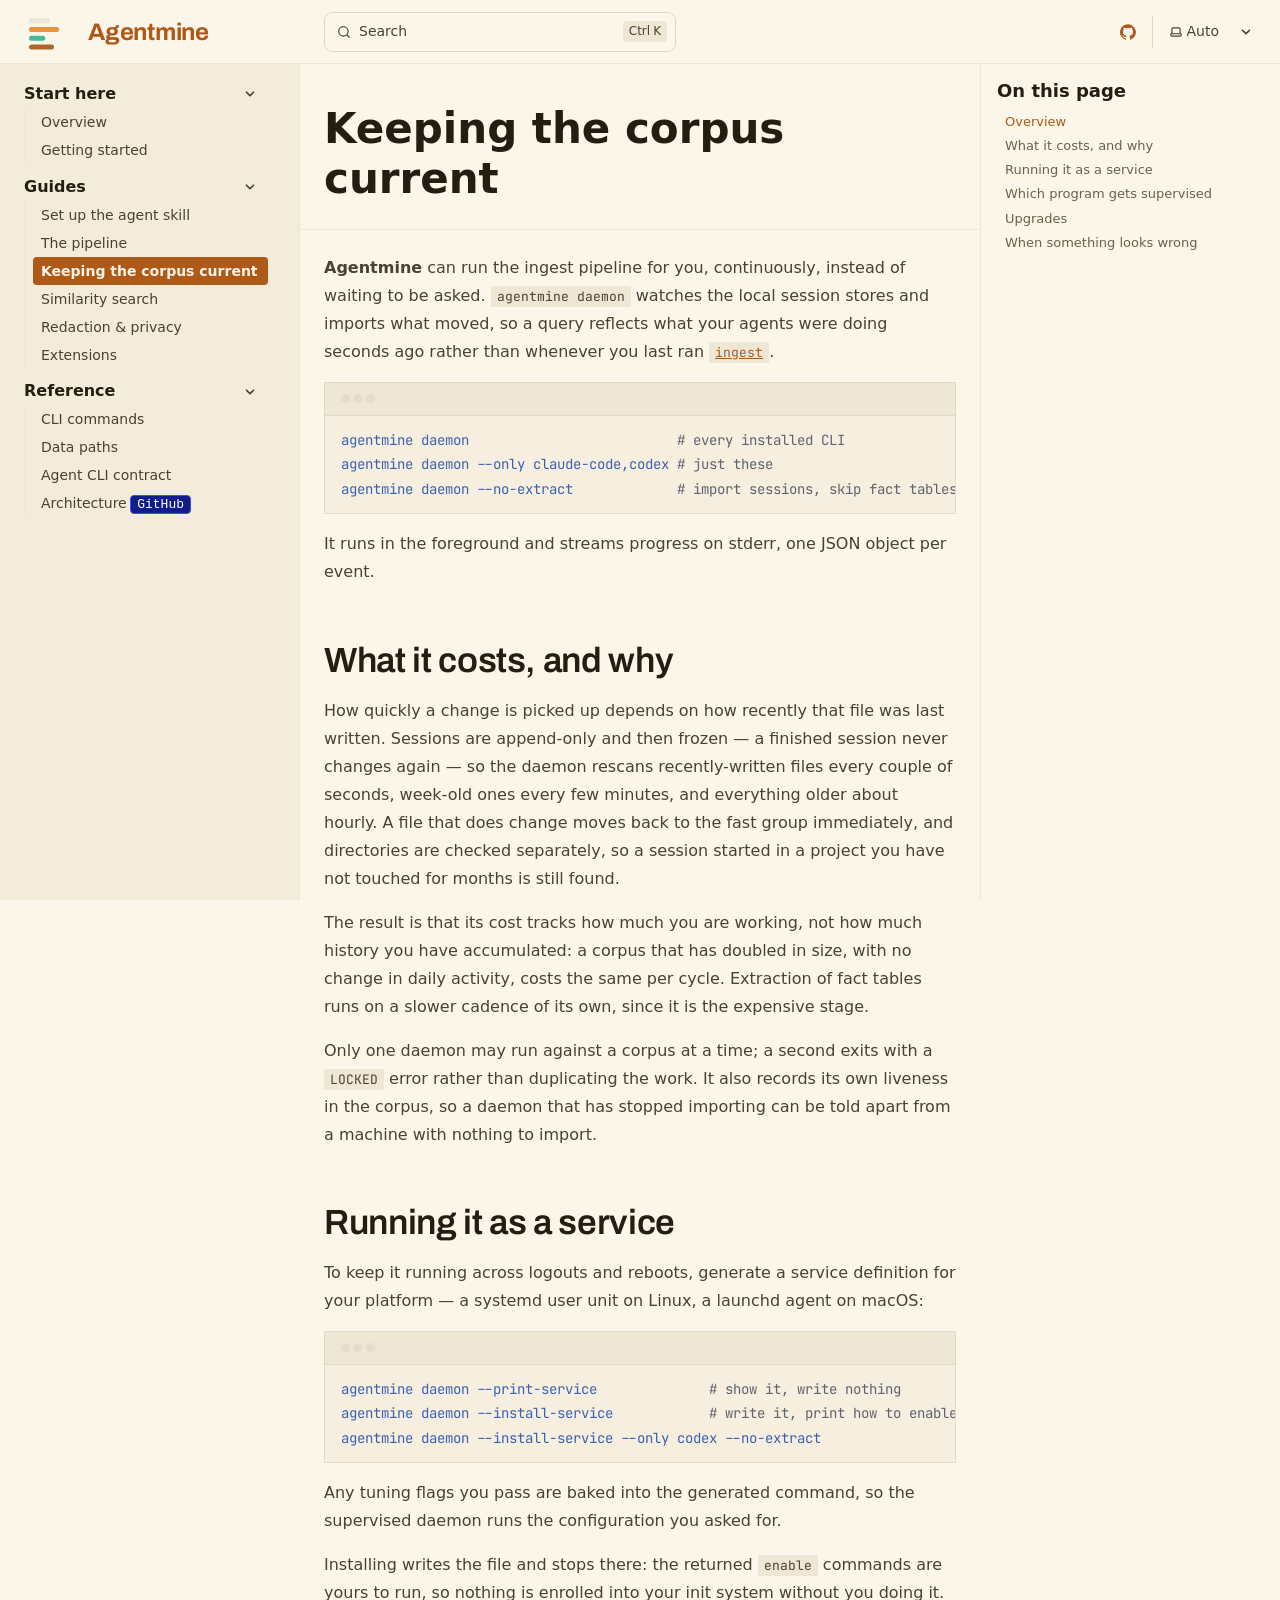
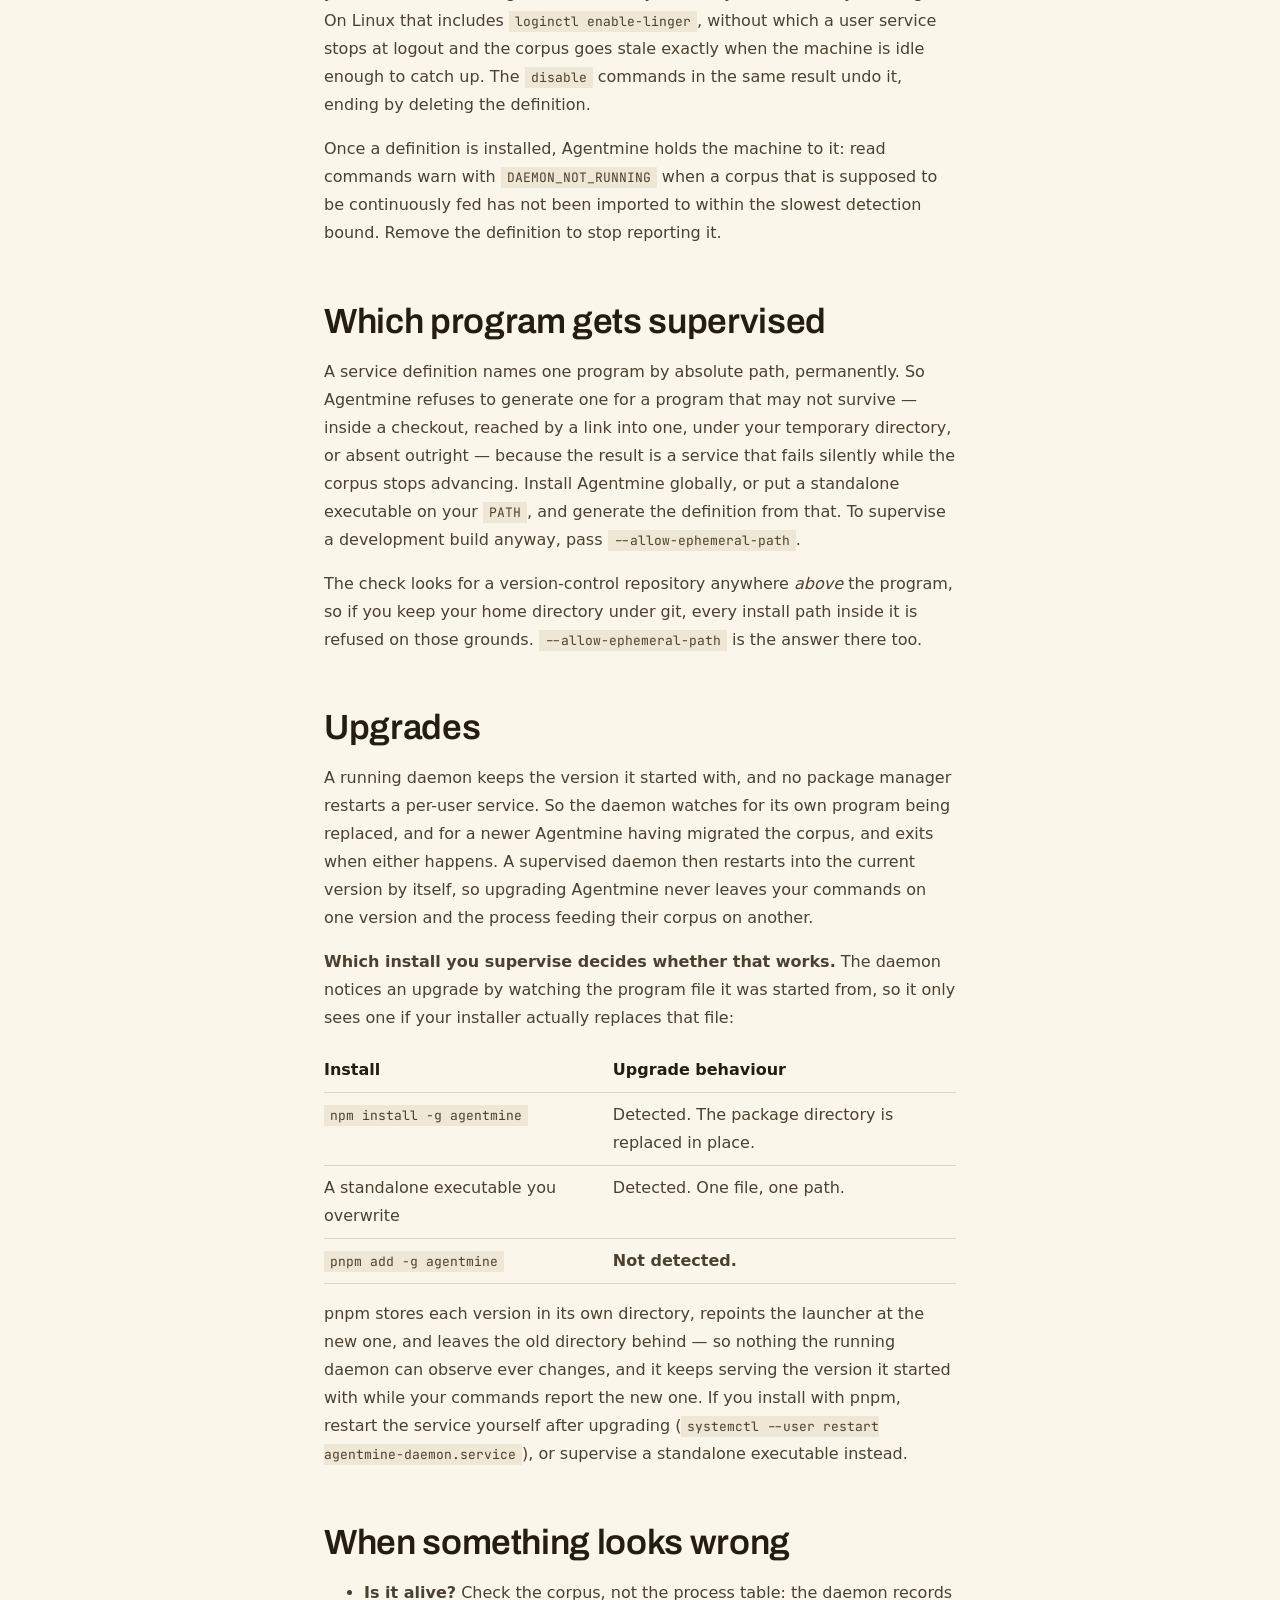
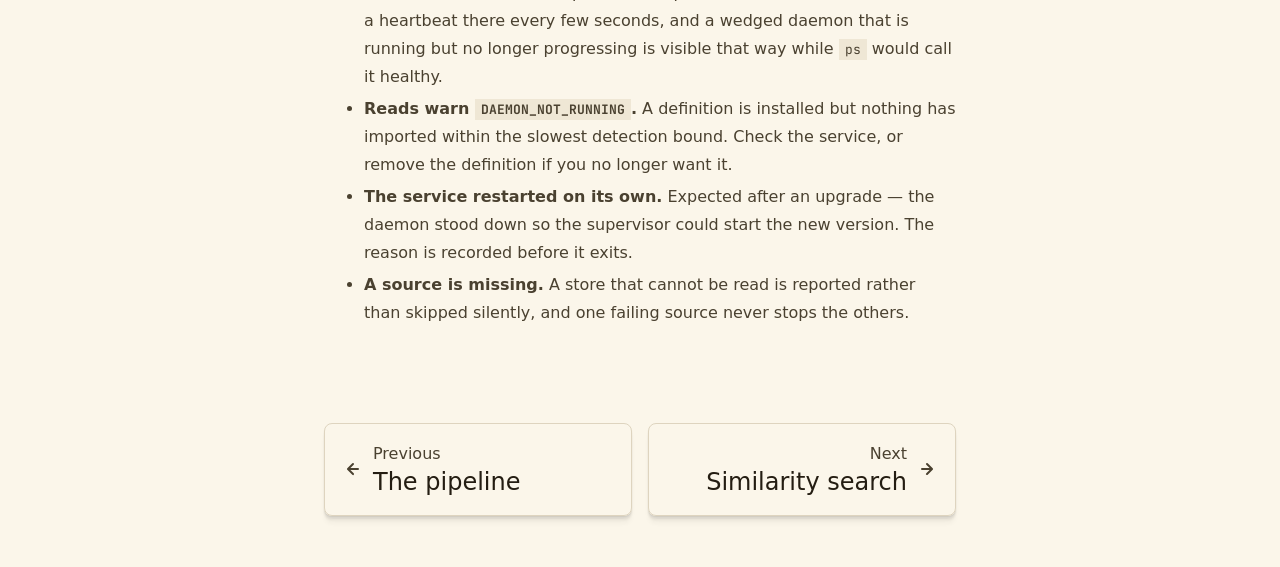
<file: guides/daemon/index.html>
<!DOCTYPE html><html lang="en" dir="ltr" data-theme="dark" data-has-toc data-has-sidebar class="astro-ugguf5mp"><head><meta charset="utf-8"/><meta name="viewport" content="width=device-width, initial-scale=1"/><title>Keeping the corpus current | Agentmine</title><link rel="canonical" href="https://agentmine.io/guides/daemon/"/><link rel="sitemap" href="/sitemap-index.xml"/><link rel="shortcut icon" href="/favicon.svg" type="image/svg+xml"/><meta name="generator" content="Astro v7.0.7"/><meta name="generator" content="Starlight v0.41.3"/><meta property="og:title" content="Keeping the corpus current"/><meta property="og:type" content="article"/><meta property="og:url" content="https://agentmine.io/guides/daemon/"/><meta property="og:locale" content="en"/><meta property="og:description" content="How the Agentmine daemon imports sessions continuously, how to supervise it, and which installs upgrade cleanly."/><meta property="og:site_name" content="Agentmine"/><meta name="description" content="How the Agentmine daemon imports sessions continuously, how to supervise it, and which installs upgrade cleanly."/><meta name="twitter:card" content="summary"/><script>
	window.StarlightThemeProvider = (() => {
		const storedTheme =
			typeof localStorage !== 'undefined' && localStorage.getItem('starlight-theme');
		const theme =
			storedTheme ||
			(window.matchMedia('(prefers-color-scheme: light)').matches ? 'light' : 'dark');
		document.documentElement.dataset.theme = theme === 'light' ? 'light' : 'dark';
		return {
			updatePickers(theme = storedTheme || 'auto') {
				document.querySelectorAll('starlight-theme-select').forEach((picker) => {
					const select = picker.querySelector('select');
					if (select) select.value = theme;
					/** @type {HTMLTemplateElement | null} */
					const tmpl = document.querySelector(`#theme-icons`);
					const newIcon = tmpl && tmpl.content.querySelector('.' + theme);
					if (newIcon) {
						const oldIcon = picker.querySelector('svg.label-icon');
						if (oldIcon) {
							oldIcon.replaceChildren(...newIcon.cloneNode(true).childNodes);
						}
					}
				});
			},
		};
	})();
</script><template id="theme-icons"><svg aria-hidden="true" class="light astro-2n77fmpg" width="16" height="16" viewBox="0 0 24 24" fill="currentColor" style="--sl-icon-size: 1em;"><path d="M5 12a1 1 0 0 0-1-1H3a1 1 0 0 0 0 2h1a1 1 0 0 0 1-1Zm.64 5-.71.71a1 1 0 0 0 0 1.41 1 1 0 0 0 1.41 0l.71-.71A1 1 0 0 0 5.64 17ZM12 5a1 1 0 0 0 1-1V3a1 1 0 0 0-2 0v1a1 1 0 0 0 1 1Zm5.66 2.34a1 1 0 0 0 .7-.29l.71-.71a1 1 0 1 0-1.41-1.41l-.66.71a1 1 0 0 0 0 1.41 1 1 0 0 0 .66.29Zm-12-.29a1 1 0 0 0 1.41 0 1 1 0 0 0 0-1.41l-.71-.71a1.004 1.004 0 1 0-1.43 1.41l.73.71ZM21 11h-1a1 1 0 0 0 0 2h1a1 1 0 0 0 0-2Zm-2.64 6A1 1 0 0 0 17 18.36l.71.71a1 1 0 0 0 1.41 0 1 1 0 0 0 0-1.41l-.76-.66ZM12 6.5a5.5 5.5 0 1 0 5.5 5.5A5.51 5.51 0 0 0 12 6.5Zm0 9a3.5 3.5 0 1 1 0-7 3.5 3.5 0 0 1 0 7Zm0 3.5a1 1 0 0 0-1 1v1a1 1 0 0 0 2 0v-1a1 1 0 0 0-1-1Z"/></svg><svg aria-hidden="true" class="dark astro-2n77fmpg" width="16" height="16" viewBox="0 0 24 24" fill="currentColor" style="--sl-icon-size: 1em;"><path d="M21.64 13a1 1 0 0 0-1.05-.14 8.049 8.049 0 0 1-3.37.73 8.15 8.15 0 0 1-8.14-8.1 8.59 8.59 0 0 1 .25-2A1 1 0 0 0 8 2.36a10.14 10.14 0 1 0 14 11.69 1 1 0 0 0-.36-1.05Zm-9.5 6.69A8.14 8.14 0 0 1 7.08 5.22v.27a10.15 10.15 0 0 0 10.14 10.14 9.784 9.784 0 0 0 2.1-.22 8.11 8.11 0 0 1-7.18 4.32v-.04Z"/></svg><svg aria-hidden="true" class="auto astro-2n77fmpg" width="16" height="16" viewBox="0 0 24 24" fill="currentColor" style="--sl-icon-size: 1em;"><path d="M21 14h-1V7a3 3 0 0 0-3-3H7a3 3 0 0 0-3 3v7H3a1 1 0 0 0-1 1v2a3 3 0 0 0 3 3h14a3 3 0 0 0 3-3v-2a1 1 0 0 0-1-1ZM6 7a1 1 0 0 1 1-1h10a1 1 0 0 1 1 1v7H6V7Zm14 10a1 1 0 0 1-1 1H5a1 1 0 0 1-1-1v-1h16v1Z"/></svg></template><link rel="stylesheet" href="/_astro/print.ehPL0gv-.css" media="print"><link rel="stylesheet" href="/_astro/logo.DCERnc3X.css"><link rel="stylesheet" href="/_astro/common.DhOi2vyx.css"><script type="module" src="/_astro/page.B2uBVZjk.js"></script></head><body class="astro-ugguf5mp"><a class="sl-skip-link astro-dtsrwjhn" href="#_top">Skip to content</a><div class="page sl-flex astro-4zjsuggn"><header class="header astro-4zjsuggn"><div class="header astro-l7w5bz2q"><div class="title-wrapper sl-flex astro-l7w5bz2q"><a href="/" class="site-title sl-flex astro-gkejzv7a"><img class="astro-gkejzv7a" alt src="/_astro/logo.BB5N1st_.svg" width="32" height="32"><span class="astro-gkejzv7a" translate="no">Agentmine</span></a></div><div class="sl-flex print:hidden astro-l7w5bz2q"><site-search class="astro-l7w5bz2q astro-u4pdr7sz" data-translations="{&quot;placeholder&quot;:&quot;Search&quot;}"><button data-open-modal disabled aria-label="Search" aria-keyshortcuts="Control+K" class="astro-u4pdr7sz"><svg aria-hidden="true" class="astro-u4pdr7sz astro-2n77fmpg" width="16" height="16" viewBox="0 0 24 24" fill="currentColor" style="--sl-icon-size: 1em;"><path d="M21.71 20.29 18 16.61A9 9 0 1 0 16.61 18l3.68 3.68a.999.999 0 0 0 1.42 0 1 1 0 0 0 0-1.39ZM11 18a7 7 0 1 1 0-14 7 7 0 0 1 0 14Z"/></svg><span class="sl-hidden md:sl-block astro-u4pdr7sz" aria-hidden="true">Search</span><kbd class="sl-hidden md:sl-flex astro-u4pdr7sz" style="display: none;"><kbd class="astro-u4pdr7sz">Ctrl</kbd><kbd class="astro-u4pdr7sz">K</kbd></kbd></button><dialog style="padding:0" aria-label="Search" class="astro-u4pdr7sz"><div class="dialog-frame sl-flex astro-u4pdr7sz"><button data-close-modal class="sl-flex md:sl-hidden astro-u4pdr7sz">Cancel</button><div class="search-container astro-u4pdr7sz"><div id="starlight__search" class="astro-u4pdr7sz"></div></div></div></dialog></site-search><script>
	(() => {
		const openBtn = document.querySelector('button[data-open-modal]');
		const shortcut = openBtn?.querySelector('kbd');
		if (!openBtn || !(shortcut instanceof HTMLElement)) return;
		const platformKey = shortcut.querySelector('kbd');
		if (platformKey && /(Mac|iPhone|iPod|iPad)/i.test(navigator.platform)) {
			platformKey.textContent = '⌘';
			openBtn.setAttribute('aria-keyshortcuts', 'Meta+K');
		}
		shortcut.style.display = '';
	})();
</script><script type="module" src="/_astro/Search.astro_astro_type_script_index_0_lang.vTFUHulS.js"></script></div><div class="sl-hidden md:sl-flex print:hidden right-group astro-l7w5bz2q"><div class="sl-flex social-icons astro-l7w5bz2q"><a href="https://github.com/baranovxyz/agentmine" rel="me" class="sl-flex astro-22d772mg"><span class="sr-only astro-22d772mg">GitHub</span><svg aria-hidden="true" class="astro-22d772mg astro-2n77fmpg" width="16" height="16" viewBox="0 0 24 24" fill="currentColor" style="--sl-icon-size: 1em;"><path d="M12 .3a12 12 0 0 0-3.8 23.38c.6.12.83-.26.83-.57L9 21.07c-3.34.72-4.04-1.61-4.04-1.61-.55-1.39-1.34-1.76-1.34-1.76-1.08-.74.09-.73.09-.73 1.2.09 1.83 1.24 1.83 1.24 1.08 1.83 2.81 1.3 3.5 1 .1-.78.42-1.31.76-1.61-2.67-.3-5.47-1.33-5.47-5.93 0-1.31.47-2.38 1.24-3.22-.14-.3-.54-1.52.1-3.18 0 0 1-.32 3.3 1.23a11.5 11.5 0 0 1 6 0c2.28-1.55 3.29-1.23 3.29-1.23.64 1.66.24 2.88.12 3.18a4.65 4.65 0 0 1 1.23 3.22c0 4.61-2.8 5.63-5.48 5.92.42.36.81 1.1.81 2.22l-.01 3.29c0 .31.2.69.82.57A12 12 0 0 0 12 .3Z"/></svg></a></div><starlight-theme-select><label style="--sl-select-width: 6.25em" class="astro-r52gv32v"><span class="sr-only astro-r52gv32v">Select theme</span><svg aria-hidden="true" class="icon label-icon astro-r52gv32v astro-2n77fmpg" width="16" height="16" viewBox="0 0 24 24" fill="currentColor" style="--sl-icon-size: 1em;"><path d="M21 14h-1V7a3 3 0 0 0-3-3H7a3 3 0 0 0-3 3v7H3a1 1 0 0 0-1 1v2a3 3 0 0 0 3 3h14a3 3 0 0 0 3-3v-2a1 1 0 0 0-1-1ZM6 7a1 1 0 0 1 1-1h10a1 1 0 0 1 1 1v7H6V7Zm14 10a1 1 0 0 1-1 1H5a1 1 0 0 1-1-1v-1h16v1Z"/></svg><select autocomplete="off" class="astro-r52gv32v"><option value="dark" class="astro-r52gv32v">Dark</option><option value="light" class="astro-r52gv32v">Light</option><option value="auto" selected class="astro-r52gv32v">Auto</option></select><svg aria-hidden="true" class="icon caret astro-r52gv32v astro-2n77fmpg" width="16" height="16" viewBox="0 0 24 24" fill="currentColor" style="--sl-icon-size: 1em;"><path d="M17 9.17a1 1 0 0 0-1.41 0L12 12.71 8.46 9.17a1 1 0 1 0-1.41 1.42l4.24 4.24a1.002 1.002 0 0 0 1.42 0L17 10.59a1.002 1.002 0 0 0 0-1.42Z"/></svg></label></starlight-theme-select><script>
	StarlightThemeProvider.updatePickers();
</script><script type="module">var e=`starlight-theme`,t=e=>e===`auto`||e===`dark`||e===`light`?e:`auto`,n=()=>t(typeof localStorage<`u`&&localStorage.getItem(e));function r(t){typeof localStorage<`u`&&localStorage.setItem(e,t===`light`||t===`dark`?t:``)}var i=()=>matchMedia(`(prefers-color-scheme: light)`).matches?`light`:`dark`;function a(e){StarlightThemeProvider.updatePickers(e),document.documentElement.dataset.theme=e===`auto`?i():e,r(e)}matchMedia(`(prefers-color-scheme: light)`).addEventListener(`change`,()=>{n()===`auto`&&a(`auto`)});var o=class extends HTMLElement{constructor(){super(),a(n()),this.querySelector(`select`)?.addEventListener(`change`,e=>{e.currentTarget instanceof HTMLSelectElement&&a(t(e.currentTarget.value))})}};customElements.define(`starlight-theme-select`,o);</script><script type="module">var e=class extends HTMLElement{constructor(){super();let e=this.querySelector(`select`);e&&(e.addEventListener(`change`,e=>{e.currentTarget instanceof HTMLSelectElement&&(window.location.pathname=e.currentTarget.value)}),window.addEventListener(`pageshow`,t=>{if(!t.persisted)return;let n=e.querySelector(`option[selected]`)?.index;n!==e.selectedIndex&&(e.selectedIndex=n??0)}))}};customElements.define(`starlight-lang-select`,e);</script></div></div></header><nav class="sidebar print:hidden astro-4zjsuggn" aria-label="Main"><starlight-menu-button class="print:hidden astro-yfmyhhdp"><button aria-expanded="false" aria-label="Menu" aria-controls="starlight__sidebar" class="sl-flex md:sl-hidden astro-yfmyhhdp"><svg aria-hidden="true" class="open-menu astro-yfmyhhdp astro-2n77fmpg" width="16" height="16" viewBox="0 0 24 24" fill="currentColor" style="--sl-icon-size: 1em;"><path d="M3 8h18a1 1 0 1 0 0-2H3a1 1 0 0 0 0 2Zm18 8H3a1 1 0 0 0 0 2h18a1 1 0 0 0 0-2Zm0-5H3a1 1 0 0 0 0 2h18a1 1 0 0 0 0-2Z"/></svg><svg aria-hidden="true" class="close-menu astro-yfmyhhdp astro-2n77fmpg" width="16" height="16" viewBox="0 0 24 24" fill="currentColor" style="--sl-icon-size: 1em;"><path d="m13.41 12 6.3-6.29a1.004 1.004 0 1 0-1.42-1.42L12 10.59l-6.29-6.3a1.004 1.004 0 0 0-1.42 1.42l6.3 6.29-6.3 6.29a1 1 0 0 0 0 1.42.998.998 0 0 0 1.42 0l6.29-6.3 6.29 6.3a.999.999 0 0 0 1.42 0 1 1 0 0 0 0-1.42L13.41 12Z"/></svg></button></starlight-menu-button><script type="module">var e=class extends HTMLElement{btn=this.querySelector(`button`);constructor(){super(),this.btn.addEventListener(`click`,()=>this.toggleExpanded());let e=this.closest(`nav`);e&&e.addEventListener(`keyup`,e=>this.closeOnEscape(e)),matchMedia(`(min-width: 50em)`).addEventListener(`change`,()=>this.setExpanded(!1))}setExpanded(e){this.setAttribute(`aria-expanded`,String(e)),document.body.toggleAttribute(`data-mobile-menu-expanded`,e),document.querySelectorAll(`.main-frame, .sl-skip-link`).forEach(t=>{t.toggleAttribute(`inert`,e)})}toggleExpanded(){this.setExpanded(this.getAttribute(`aria-expanded`)!==`true`)}closeOnEscape(e){e.code===`Escape`&&(this.setExpanded(!1),this.btn.focus())}};customElements.define(`starlight-menu-button`,e);</script><div id="starlight__sidebar" class="sidebar-pane astro-4zjsuggn"><div class="sidebar-content sl-flex astro-4zjsuggn"><sl-sidebar-state-persist data-hash="1wjoro8" class="astro-hbzgbvl3"><script aria-hidden="true">
		(() => {
			try {
				if (!matchMedia('(min-width: 50em)').matches) return;
				/** @type {HTMLElement | null} */
				const target = document.querySelector('sl-sidebar-state-persist');
				const state = JSON.parse(sessionStorage.getItem('sl-sidebar-state') || '0');
				if (!target || !state || target.dataset.hash !== state.hash) return;
				window._starlightScrollRestore = state.scroll;
				customElements.define(
					'sl-sidebar-restore',
					class SidebarRestore extends HTMLElement {
						connectedCallback() {
							try {
								const idx = parseInt(this.dataset.index || '');
								const details = this.closest('details');
								if (details && typeof state.open[idx] === 'boolean') details.open = state.open[idx];
							} catch {}
						}
					}
				);
			} catch {}
		})();
	</script><ul class="top-level astro-stkmykjn"><li class="astro-stkmykjn"><details open class="astro-stkmykjn"><summary class="astro-stkmykjn"><span class="group-label astro-stkmykjn"><span class="large astro-stkmykjn">Start here</span></span><svg aria-hidden="true" class="caret astro-stkmykjn astro-2n77fmpg" width="16" height="16" viewBox="0 0 24 24" fill="currentColor" style="--sl-icon-size: 1.25rem;"><path d="m14.83 11.29-4.24-4.24a1 1 0 1 0-1.42 1.41L12.71 12l-3.54 3.54a1 1 0 0 0 0 1.41 1 1 0 0 0 .71.29 1 1 0 0 0 .71-.29l4.24-4.24a1.002 1.002 0 0 0 0-1.42Z"/></svg></summary><sl-sidebar-restore data-index="0"></sl-sidebar-restore><ul class="astro-stkmykjn"><li class="astro-stkmykjn"><a href="/overview/" class="astro-stkmykjn"><span class="astro-stkmykjn">Overview</span></a></li><li class="astro-stkmykjn"><a href="/getting-started/" class="astro-stkmykjn"><span class="astro-stkmykjn">Getting started</span></a></li></ul></details></li><li class="astro-stkmykjn"><details open class="astro-stkmykjn"><summary class="astro-stkmykjn"><span class="group-label astro-stkmykjn"><span class="large astro-stkmykjn">Guides</span></span><svg aria-hidden="true" class="caret astro-stkmykjn astro-2n77fmpg" width="16" height="16" viewBox="0 0 24 24" fill="currentColor" style="--sl-icon-size: 1.25rem;"><path d="m14.83 11.29-4.24-4.24a1 1 0 1 0-1.42 1.41L12.71 12l-3.54 3.54a1 1 0 0 0 0 1.41 1 1 0 0 0 .71.29 1 1 0 0 0 .71-.29l4.24-4.24a1.002 1.002 0 0 0 0-1.42Z"/></svg></summary><sl-sidebar-restore data-index="1"></sl-sidebar-restore><ul class="astro-stkmykjn"><li class="astro-stkmykjn"><a href="/guides/agent-skill/" class="astro-stkmykjn"><span class="astro-stkmykjn">Set up the agent skill</span></a></li><li class="astro-stkmykjn"><a href="/guides/pipeline/" class="astro-stkmykjn"><span class="astro-stkmykjn">The pipeline</span></a></li><li class="astro-stkmykjn"><a href="/guides/daemon/" aria-current="page" class="astro-stkmykjn"><span class="astro-stkmykjn">Keeping the corpus current</span></a></li><li class="astro-stkmykjn"><a href="/guides/similarity-search/" class="astro-stkmykjn"><span class="astro-stkmykjn">Similarity search</span></a></li><li class="astro-stkmykjn"><a href="/guides/redaction/" class="astro-stkmykjn"><span class="astro-stkmykjn">Redaction &amp; privacy</span></a></li><li class="astro-stkmykjn"><a href="/guides/extensions/" class="astro-stkmykjn"><span class="astro-stkmykjn">Extensions</span></a></li></ul></details></li><li class="astro-stkmykjn"><details open class="astro-stkmykjn"><summary class="astro-stkmykjn"><span class="group-label astro-stkmykjn"><span class="large astro-stkmykjn">Reference</span></span><svg aria-hidden="true" class="caret astro-stkmykjn astro-2n77fmpg" width="16" height="16" viewBox="0 0 24 24" fill="currentColor" style="--sl-icon-size: 1.25rem;"><path d="m14.83 11.29-4.24-4.24a1 1 0 1 0-1.42 1.41L12.71 12l-3.54 3.54a1 1 0 0 0 0 1.41 1 1 0 0 0 .71.29 1 1 0 0 0 .71-.29l4.24-4.24a1.002 1.002 0 0 0 0-1.42Z"/></svg></summary><sl-sidebar-restore data-index="2"></sl-sidebar-restore><ul class="astro-stkmykjn"><li class="astro-stkmykjn"><a href="/reference/cli/" class="astro-stkmykjn"><span class="astro-stkmykjn">CLI commands</span></a></li><li class="astro-stkmykjn"><a href="/reference/data-paths/" class="astro-stkmykjn"><span class="astro-stkmykjn">Data paths</span></a></li><li class="astro-stkmykjn"><a href="/reference/agent-contract/" class="astro-stkmykjn"><span class="astro-stkmykjn">Agent CLI contract</span></a></li><li class="astro-stkmykjn"><a href="https://github.com/baranovxyz/agentmine/blob/main/ARCHITECTURE.md" class="astro-stkmykjn" target="_blank" rel="noopener"><span class="astro-stkmykjn">Architecture</span><span class="sl-badge note small  astro-stkmykjn astro-cd2z47hi">GitHub</span></a></li></ul></details></li></ul><script aria-hidden="true">
		(() => {
			const scroller = document.getElementById('starlight__sidebar');
			if (!window._starlightScrollRestore || !scroller) return;
			scroller.scrollTop = window._starlightScrollRestore;
			delete window._starlightScrollRestore;
		})();
	</script></sl-sidebar-state-persist><div class="md:sl-hidden"><div class="mobile-preferences sl-flex astro-5wdrtqyo"><div class="social-icons astro-5wdrtqyo"><a href="https://github.com/baranovxyz/agentmine" rel="me" class="sl-flex astro-22d772mg"><span class="sr-only astro-22d772mg">GitHub</span><svg aria-hidden="true" class="astro-22d772mg astro-2n77fmpg" width="16" height="16" viewBox="0 0 24 24" fill="currentColor" style="--sl-icon-size: 1em;"><path d="M12 .3a12 12 0 0 0-3.8 23.38c.6.12.83-.26.83-.57L9 21.07c-3.34.72-4.04-1.61-4.04-1.61-.55-1.39-1.34-1.76-1.34-1.76-1.08-.74.09-.73.09-.73 1.2.09 1.83 1.24 1.83 1.24 1.08 1.83 2.81 1.3 3.5 1 .1-.78.42-1.31.76-1.61-2.67-.3-5.47-1.33-5.47-5.93 0-1.31.47-2.38 1.24-3.22-.14-.3-.54-1.52.1-3.18 0 0 1-.32 3.3 1.23a11.5 11.5 0 0 1 6 0c2.28-1.55 3.29-1.23 3.29-1.23.64 1.66.24 2.88.12 3.18a4.65 4.65 0 0 1 1.23 3.22c0 4.61-2.8 5.63-5.48 5.92.42.36.81 1.1.81 2.22l-.01 3.29c0 .31.2.69.82.57A12 12 0 0 0 12 .3Z"/></svg></a></div><starlight-theme-select><label style="--sl-select-width: 6.25em" class="astro-r52gv32v"><span class="sr-only astro-r52gv32v">Select theme</span><svg aria-hidden="true" class="icon label-icon astro-r52gv32v astro-2n77fmpg" width="16" height="16" viewBox="0 0 24 24" fill="currentColor" style="--sl-icon-size: 1em;"><path d="M21 14h-1V7a3 3 0 0 0-3-3H7a3 3 0 0 0-3 3v7H3a1 1 0 0 0-1 1v2a3 3 0 0 0 3 3h14a3 3 0 0 0 3-3v-2a1 1 0 0 0-1-1ZM6 7a1 1 0 0 1 1-1h10a1 1 0 0 1 1 1v7H6V7Zm14 10a1 1 0 0 1-1 1H5a1 1 0 0 1-1-1v-1h16v1Z"/></svg><select autocomplete="off" class="astro-r52gv32v"><option value="dark" class="astro-r52gv32v">Dark</option><option value="light" class="astro-r52gv32v">Light</option><option value="auto" selected class="astro-r52gv32v">Auto</option></select><svg aria-hidden="true" class="icon caret astro-r52gv32v astro-2n77fmpg" width="16" height="16" viewBox="0 0 24 24" fill="currentColor" style="--sl-icon-size: 1em;"><path d="M17 9.17a1 1 0 0 0-1.41 0L12 12.71 8.46 9.17a1 1 0 1 0-1.41 1.42l4.24 4.24a1.002 1.002 0 0 0 1.42 0L17 10.59a1.002 1.002 0 0 0 0-1.42Z"/></svg></label></starlight-theme-select><script>
	StarlightThemeProvider.updatePickers();
</script></div></div></div></div></nav><div class="main-frame astro-4zjsuggn"><script type="module">var e=document.getElementById(`starlight__sidebar`),t=e?.querySelector(`sl-sidebar-state-persist`),n=`sl-sidebar-state`,r=()=>{let r=[],i=t?.dataset.hash||``;try{let e=sessionStorage.getItem(n),t=JSON.parse(e||`{}`);Array.isArray(t.open)&&t.hash===i&&(r=t.open)}catch{}return{hash:i,open:r,scroll:e?.scrollTop||0}},i=e=>{try{sessionStorage.setItem(n,JSON.stringify(e))}catch{}},a=()=>i(r()),o=(e,t)=>{let n=r();n.open[t]=e,i(n)};t?.addEventListener(`click`,e=>{if(!(e.target instanceof Element))return;let t=e.target.closest(`summary`)?.closest(`details`);if(!t)return;let n=t.querySelector(`sl-sidebar-restore`),r=parseInt(n?.dataset.index||``);isNaN(r)||o(!t.open,r)}),addEventListener(`visibilitychange`,()=>{document.visibilityState===`hidden`&&a()}),addEventListener(`pageHide`,a);</script><div class="lg:sl-flex astro-bfwiu6nc"><aside class="right-sidebar-container print:hidden astro-bfwiu6nc"><div class="right-sidebar astro-bfwiu6nc"><div class="lg:sl-hidden astro-kuhoonjo"><mobile-starlight-toc data-min-h="2" data-max-h="3" class="astro-qftdlbyx"><nav aria-labelledby="starlight__on-this-page--mobile" class="astro-qftdlbyx"><details id="starlight__mobile-toc" class="astro-qftdlbyx"><summary id="starlight__on-this-page--mobile" class="sl-flex astro-qftdlbyx"><span class="toggle sl-flex astro-qftdlbyx">On this page<svg aria-hidden="true" class="caret astro-qftdlbyx astro-2n77fmpg" width="16" height="16" viewBox="0 0 24 24" fill="currentColor" style="--sl-icon-size: 1rem;"><path d="m14.83 11.29-4.24-4.24a1 1 0 1 0-1.42 1.41L12.71 12l-3.54 3.54a1 1 0 0 0 0 1.41 1 1 0 0 0 .71.29 1 1 0 0 0 .71-.29l4.24-4.24a1.002 1.002 0 0 0 0-1.42Z"/></svg></span><span class="display-current astro-qftdlbyx"></span></summary><div class="dropdown astro-qftdlbyx"><ul class="isMobile astro-k4ielstj" style="--depth: 0;"><li style="--depth: 0;" class="astro-k4ielstj"><a href="#_top" style="--depth: 0;" class="astro-k4ielstj"><span style="--depth: 0;" class="astro-k4ielstj">Overview</span></a></li><li style="--depth: 0;" class="astro-k4ielstj"><a href="#what-it-costs-and-why" style="--depth: 0;" class="astro-k4ielstj"><span style="--depth: 0;" class="astro-k4ielstj">What it costs, and why</span></a></li><li style="--depth: 0;" class="astro-k4ielstj"><a href="#running-it-as-a-service" style="--depth: 0;" class="astro-k4ielstj"><span style="--depth: 0;" class="astro-k4ielstj">Running it as a service</span></a></li><li style="--depth: 0;" class="astro-k4ielstj"><a href="#which-program-gets-supervised" style="--depth: 0;" class="astro-k4ielstj"><span style="--depth: 0;" class="astro-k4ielstj">Which program gets supervised</span></a></li><li style="--depth: 0;" class="astro-k4ielstj"><a href="#upgrades" style="--depth: 0;" class="astro-k4ielstj"><span style="--depth: 0;" class="astro-k4ielstj">Upgrades</span></a></li><li style="--depth: 0;" class="astro-k4ielstj"><a href="#when-something-looks-wrong" style="--depth: 0;" class="astro-k4ielstj"><span style="--depth: 0;" class="astro-k4ielstj">When something looks wrong</span></a></li></ul></div></details></nav></mobile-starlight-toc><script type="module" src="/_astro/MobileTableOfContents.astro_astro_type_script_index_0_lang.BcSo_yiZ.js"></script></div><div class="right-sidebar-panel sl-hidden lg:sl-block astro-kuhoonjo"><div class="sl-container astro-kuhoonjo"><starlight-toc data-min-h="2" data-max-h="3"><nav aria-labelledby="starlight__on-this-page"><h2 id="starlight__on-this-page">On this page</h2><ul class="astro-k4ielstj" style="--depth: 0;"><li style="--depth: 0;" class="astro-k4ielstj"><a href="#_top" style="--depth: 0;" class="astro-k4ielstj"><span style="--depth: 0;" class="astro-k4ielstj">Overview</span></a></li><li style="--depth: 0;" class="astro-k4ielstj"><a href="#what-it-costs-and-why" style="--depth: 0;" class="astro-k4ielstj"><span style="--depth: 0;" class="astro-k4ielstj">What it costs, and why</span></a></li><li style="--depth: 0;" class="astro-k4ielstj"><a href="#running-it-as-a-service" style="--depth: 0;" class="astro-k4ielstj"><span style="--depth: 0;" class="astro-k4ielstj">Running it as a service</span></a></li><li style="--depth: 0;" class="astro-k4ielstj"><a href="#which-program-gets-supervised" style="--depth: 0;" class="astro-k4ielstj"><span style="--depth: 0;" class="astro-k4ielstj">Which program gets supervised</span></a></li><li style="--depth: 0;" class="astro-k4ielstj"><a href="#upgrades" style="--depth: 0;" class="astro-k4ielstj"><span style="--depth: 0;" class="astro-k4ielstj">Upgrades</span></a></li><li style="--depth: 0;" class="astro-k4ielstj"><a href="#when-something-looks-wrong" style="--depth: 0;" class="astro-k4ielstj"><span style="--depth: 0;" class="astro-k4ielstj">When something looks wrong</span></a></li></ul></nav></starlight-toc><script type="module" src="/_astro/TableOfContents.astro_astro_type_script_index_0_lang.Csloo1VZ.js"></script></div></div></div></aside><div class="main-pane astro-bfwiu6nc"><main data-pagefind-body class="astro-ugguf5mp" lang="en" dir="ltr"><div class="content-panel astro-vr5htdco"><div class="sl-container astro-vr5htdco"><h1 id="_top" class="astro-ox4kf7dl">Keeping the corpus current</h1></div></div><div class="content-panel astro-vr5htdco"><div class="sl-container astro-vr5htdco"><div class="sl-markdown-content"><p><strong>Agentmine</strong> can run the ingest pipeline for you, continuously, instead of waiting to be asked.
<code>agentmine daemon</code> watches the local session stores and imports what moved, so a query reflects what
your agents were doing seconds ago rather than whenever you last ran <a href="/guides/pipeline/"><code>ingest</code></a>.</p>
<div class="expressive-code"><link rel="stylesheet" href="/_astro/ec.v4551.css"><script type="module" src="/_astro/ec.0vx5m.js"></script><figure class="frame is-terminal not-content"><figcaption class="header"><span class="title"></span><span class="sr-only">Terminal window</span></figcaption><pre data-language="bash"><code><div class="ec-line"><div class="code"><span style="--0:#82AAFF;--1:#3B61B0">agentmine</span><span style="--0:#D6DEEB;--1:#403F53"> </span><span style="--0:#ECC48D;--1:#3B61B0">daemon</span><span style="--0:#D6DEEB;--1:#403F53">                          </span><span style="--0:#919F9F;--1:#5F636F"># every installed CLI</span></div></div><div class="ec-line"><div class="code"><span style="--0:#82AAFF;--1:#3B61B0">agentmine</span><span style="--0:#D6DEEB;--1:#403F53"> </span><span style="--0:#ECC48D;--1:#3B61B0">daemon</span><span style="--0:#D6DEEB;--1:#403F53"> </span><span style="--0:#82AAFF;--1:#3B61B0">--only</span><span style="--0:#D6DEEB;--1:#403F53"> </span><span style="--0:#ECC48D;--1:#3B61B0">claude-code,codex</span><span style="--0:#D6DEEB;--1:#403F53"> </span><span style="--0:#919F9F;--1:#5F636F"># just these</span></div></div><div class="ec-line"><div class="code"><span style="--0:#82AAFF;--1:#3B61B0">agentmine</span><span style="--0:#D6DEEB;--1:#403F53"> </span><span style="--0:#ECC48D;--1:#3B61B0">daemon</span><span style="--0:#D6DEEB;--1:#403F53"> </span><span style="--0:#82AAFF;--1:#3B61B0">--no-extract</span><span style="--0:#D6DEEB;--1:#403F53">             </span><span style="--0:#919F9F;--1:#5F636F"># import sessions, skip fact tables</span></div></div></code></pre><div class="copy"><div aria-live="polite"></div><button title="Copy to clipboard" data-copied="Copied!" data-code="agentmine daemon                          # every installed CLIagentmine daemon --only claude-code,codex # just theseagentmine daemon --no-extract             # import sessions, skip fact tables"><div></div></button></div></figure></div>
<p>It runs in the foreground and streams progress on stderr, one JSON object per event.</p>
<h2 id="what-it-costs-and-why">What it costs, and why</h2>
<p>How quickly a change is picked up depends on how recently that file was last written. Sessions are
append-only and then frozen — a finished session never changes again — so the daemon rescans
recently-written files every couple of seconds, week-old ones every few minutes, and everything
older about hourly. A file that does change moves back to the fast group immediately, and
directories are checked separately, so a session started in a project you have not touched for
months is still found.</p>
<p>The result is that its cost tracks how much you are working, not how much history you have
accumulated: a corpus that has doubled in size, with no change in daily activity, costs the same per
cycle. Extraction of fact tables runs on a slower cadence of its own, since it is the expensive
stage.</p>
<p>Only one daemon may run against a corpus at a time; a second exits with a <code>LOCKED</code> error rather than
duplicating the work. It also records its own liveness in the corpus, so a daemon that has stopped
importing can be told apart from a machine with nothing to import.</p>
<h2 id="running-it-as-a-service">Running it as a service</h2>
<p>To keep it running across logouts and reboots, generate a service definition for your platform — a
systemd user unit on Linux, a launchd agent on macOS:</p>
<div class="expressive-code"><figure class="frame is-terminal not-content"><figcaption class="header"><span class="title"></span><span class="sr-only">Terminal window</span></figcaption><pre data-language="bash"><code><div class="ec-line"><div class="code"><span style="--0:#82AAFF;--1:#3B61B0">agentmine</span><span style="--0:#D6DEEB;--1:#403F53"> </span><span style="--0:#ECC48D;--1:#3B61B0">daemon</span><span style="--0:#D6DEEB;--1:#403F53"> </span><span style="--0:#82AAFF;--1:#3B61B0">--print-service</span><span style="--0:#D6DEEB;--1:#403F53">              </span><span style="--0:#919F9F;--1:#5F636F"># show it, write nothing</span></div></div><div class="ec-line"><div class="code"><span style="--0:#82AAFF;--1:#3B61B0">agentmine</span><span style="--0:#D6DEEB;--1:#403F53"> </span><span style="--0:#ECC48D;--1:#3B61B0">daemon</span><span style="--0:#D6DEEB;--1:#403F53"> </span><span style="--0:#82AAFF;--1:#3B61B0">--install-service</span><span style="--0:#D6DEEB;--1:#403F53">            </span><span style="--0:#919F9F;--1:#5F636F"># write it, print how to enable</span></div></div><div class="ec-line"><div class="code"><span style="--0:#82AAFF;--1:#3B61B0">agentmine</span><span style="--0:#D6DEEB;--1:#403F53"> </span><span style="--0:#ECC48D;--1:#3B61B0">daemon</span><span style="--0:#D6DEEB;--1:#403F53"> </span><span style="--0:#82AAFF;--1:#3B61B0">--install-service</span><span style="--0:#D6DEEB;--1:#403F53"> </span><span style="--0:#82AAFF;--1:#3B61B0">--only</span><span style="--0:#D6DEEB;--1:#403F53"> </span><span style="--0:#ECC48D;--1:#3B61B0">codex</span><span style="--0:#D6DEEB;--1:#403F53"> </span><span style="--0:#82AAFF;--1:#3B61B0">--no-extract</span></div></div></code></pre><div class="copy"><div aria-live="polite"></div><button title="Copy to clipboard" data-copied="Copied!" data-code="agentmine daemon --print-service              # show it, write nothingagentmine daemon --install-service            # write it, print how to enableagentmine daemon --install-service --only codex --no-extract"><div></div></button></div></figure></div>
<p>Any tuning flags you pass are baked into the generated command, so the supervised daemon runs the
configuration you asked for.</p>
<p>Installing writes the file and stops there: the returned <code>enable</code> commands are yours to run, so
nothing is enrolled into your init system without you doing it. On Linux that includes
<code>loginctl enable-linger</code>, without which a user service stops at logout and the corpus goes stale
exactly when the machine is idle enough to catch up. The <code>disable</code> commands in the same result undo
it, ending by deleting the definition.</p>
<p>Once a definition is installed, Agentmine holds the machine to it: read commands warn with
<code>DAEMON_NOT_RUNNING</code> when a corpus that is supposed to be continuously fed has not been imported to
within the slowest detection bound. Remove the definition to stop reporting it.</p>
<h2 id="which-program-gets-supervised">Which program gets supervised</h2>
<p>A service definition names one program by absolute path, permanently. So Agentmine refuses to
generate one for a program that may not survive — inside a checkout, reached by a link into one,
under your temporary directory, or absent outright — because the result is a service that fails
silently while the corpus stops advancing. Install Agentmine globally, or put a standalone
executable on your <code>PATH</code>, and generate the definition from that. To supervise a development build
anyway, pass <code>--allow-ephemeral-path</code>.</p>
<p>The check looks for a version-control repository anywhere <em>above</em> the program, so if you keep your
home directory under git, every install path inside it is refused on those grounds.
<code>--allow-ephemeral-path</code> is the answer there too.</p>
<h2 id="upgrades">Upgrades</h2>
<p>A running daemon keeps the version it started with, and no package manager restarts a per-user
service. So the daemon watches for its own program being replaced, and for a newer Agentmine having
migrated the corpus, and exits when either happens. A supervised daemon then restarts into the
current version by itself, so upgrading Agentmine never leaves your commands on one version and the
process feeding their corpus on another.</p>
<p><strong>Which install you supervise decides whether that works.</strong> The daemon notices an upgrade by
watching the program file it was started from, so it only sees one if your installer actually
replaces that file:</p>





















<table><thead><tr><th>Install</th><th>Upgrade behaviour</th></tr></thead><tbody><tr><td><code>npm install -g agentmine</code></td><td>Detected. The package directory is replaced in place.</td></tr><tr><td>A standalone executable you overwrite</td><td>Detected. One file, one path.</td></tr><tr><td><code>pnpm add -g agentmine</code></td><td><strong>Not detected.</strong></td></tr></tbody></table>
<p>pnpm stores each version in its own directory, repoints the launcher at the new one, and leaves the
old directory behind — so nothing the running daemon can observe ever changes, and it keeps serving
the version it started with while your commands report the new one. If you install with pnpm,
restart the service yourself after upgrading
(<code>systemctl --user restart agentmine-daemon.service</code>), or supervise a standalone executable instead.</p>
<h2 id="when-something-looks-wrong">When something looks wrong</h2>
<ul>
<li><strong>Is it alive?</strong> Check the corpus, not the process table: the daemon records a heartbeat there
every few seconds, and a wedged daemon that is running but no longer progressing is visible that
way while <code>ps</code> would call it healthy.</li>
<li><strong>Reads warn <code>DAEMON_NOT_RUNNING</code>.</strong> A definition is installed but nothing has imported within the
slowest detection bound. Check the service, or remove the definition if you no longer want it.</li>
<li><strong>The service restarted on its own.</strong> Expected after an upgrade — the daemon stood down so the
supervisor could start the new version. The reason is recorded before it exits.</li>
<li><strong>A source is missing.</strong> A store that cannot be read is reported rather than skipped silently, and
one failing source never stops the others.</li>
</ul></div><footer class="sl-flex astro-g4usx53u"><div class="meta sl-flex astro-g4usx53u"></div><div class="pagination-links print:hidden astro-ax6gxqbm" dir="ltr"><a href="/guides/pipeline/" rel="prev" class="astro-ax6gxqbm"><svg aria-hidden="true" class="astro-ax6gxqbm astro-2n77fmpg" width="16" height="16" viewBox="0 0 24 24" fill="currentColor" style="--sl-icon-size: 1.5rem;"><path d="M17 11H9.41l3.3-3.29a1.004 1.004 0 1 0-1.42-1.42l-5 5a1 1 0 0 0-.21.33 1 1 0 0 0 0 .76 1 1 0 0 0 .21.33l5 5a1.002 1.002 0 0 0 1.639-.325 1 1 0 0 0-.219-1.095L9.41 13H17a1 1 0 0 0 0-2Z"/></svg><span class="astro-ax6gxqbm">Previous<br class="astro-ax6gxqbm"><span class="link-title astro-ax6gxqbm">The pipeline</span></span></a><a href="/guides/similarity-search/" rel="next" class="astro-ax6gxqbm"><svg aria-hidden="true" class="astro-ax6gxqbm astro-2n77fmpg" width="16" height="16" viewBox="0 0 24 24" fill="currentColor" style="--sl-icon-size: 1.5rem;"><path d="M17.92 11.62a1.001 1.001 0 0 0-.21-.33l-5-5a1.003 1.003 0 1 0-1.42 1.42l3.3 3.29H7a1 1 0 0 0 0 2h7.59l-3.3 3.29a1.002 1.002 0 0 0 .325 1.639 1 1 0 0 0 1.095-.219l5-5a1 1 0 0 0 .21-.33 1 1 0 0 0 0-.76Z"/></svg><span class="astro-ax6gxqbm">Next<br class="astro-ax6gxqbm"><span class="link-title astro-ax6gxqbm">Similarity search</span></span></a></div></footer></div></div></main></div></div></div></div></body></html>
</file>
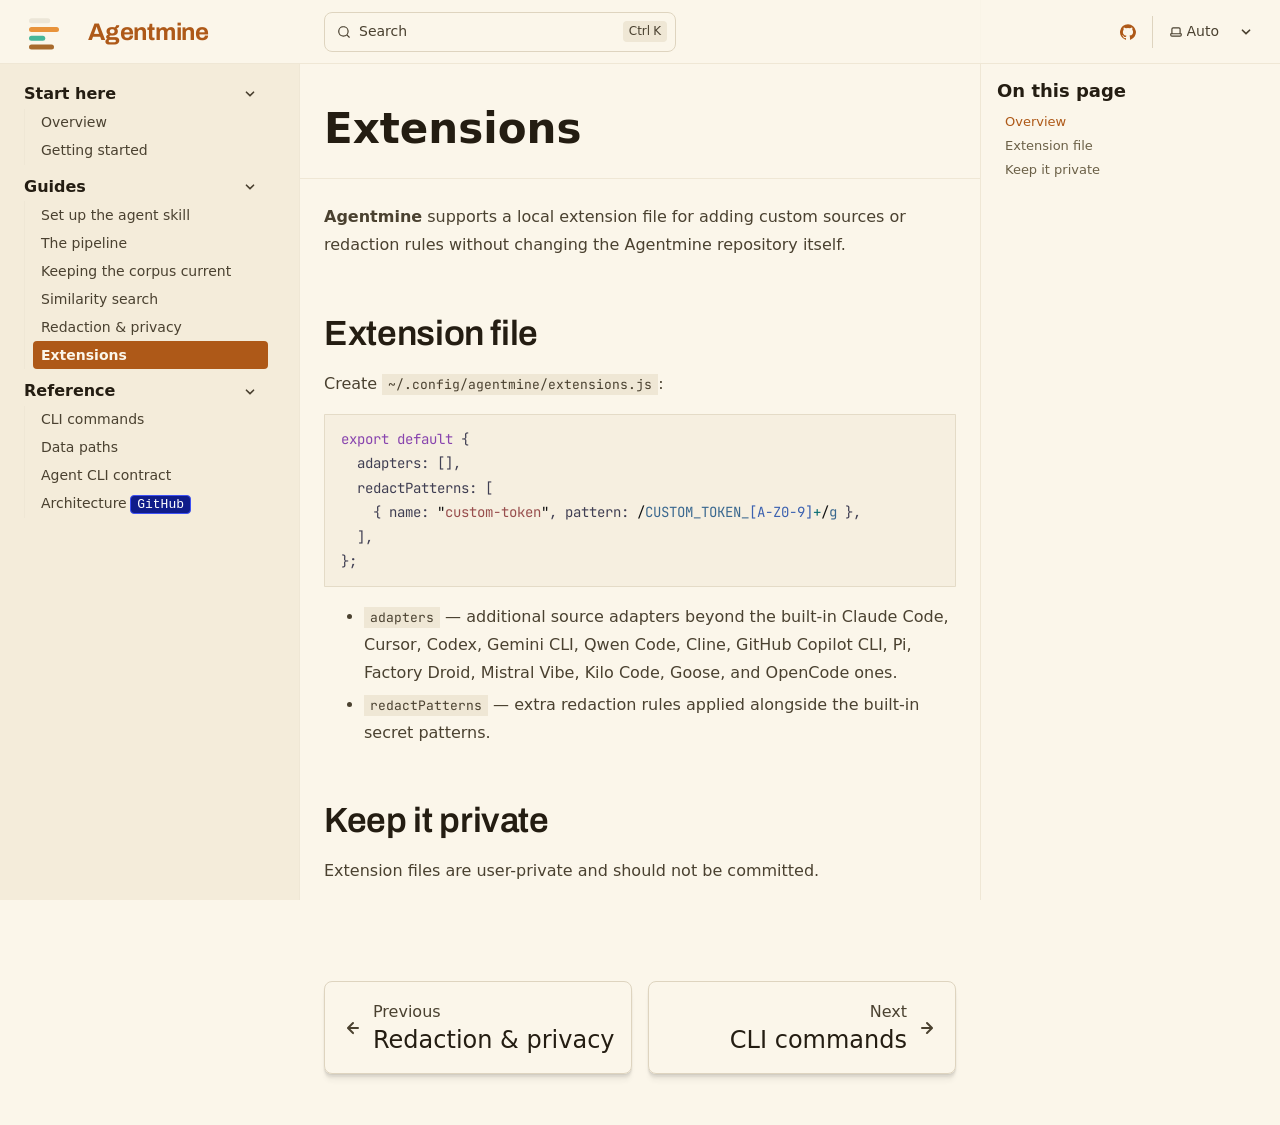
<file: guides/extensions/index.html>
<!DOCTYPE html><html lang="en" dir="ltr" data-theme="dark" data-has-toc data-has-sidebar class="astro-ugguf5mp"><head><meta charset="utf-8"/><meta name="viewport" content="width=device-width, initial-scale=1"/><title>Extensions | Agentmine</title><link rel="canonical" href="https://agentmine.io/guides/extensions/"/><link rel="sitemap" href="/sitemap-index.xml"/><link rel="shortcut icon" href="/favicon.svg" type="image/svg+xml"/><meta name="generator" content="Astro v7.0.7"/><meta name="generator" content="Starlight v0.41.3"/><meta property="og:title" content="Extensions"/><meta property="og:type" content="article"/><meta property="og:url" content="https://agentmine.io/guides/extensions/"/><meta property="og:locale" content="en"/><meta property="og:description" content="Add custom adapters or redaction rules to Agentmine without forking it."/><meta property="og:site_name" content="Agentmine"/><meta name="description" content="Add custom adapters or redaction rules to Agentmine without forking it."/><meta name="twitter:card" content="summary"/><script>
	window.StarlightThemeProvider = (() => {
		const storedTheme =
			typeof localStorage !== 'undefined' && localStorage.getItem('starlight-theme');
		const theme =
			storedTheme ||
			(window.matchMedia('(prefers-color-scheme: light)').matches ? 'light' : 'dark');
		document.documentElement.dataset.theme = theme === 'light' ? 'light' : 'dark';
		return {
			updatePickers(theme = storedTheme || 'auto') {
				document.querySelectorAll('starlight-theme-select').forEach((picker) => {
					const select = picker.querySelector('select');
					if (select) select.value = theme;
					/** @type {HTMLTemplateElement | null} */
					const tmpl = document.querySelector(`#theme-icons`);
					const newIcon = tmpl && tmpl.content.querySelector('.' + theme);
					if (newIcon) {
						const oldIcon = picker.querySelector('svg.label-icon');
						if (oldIcon) {
							oldIcon.replaceChildren(...newIcon.cloneNode(true).childNodes);
						}
					}
				});
			},
		};
	})();
</script><template id="theme-icons"><svg aria-hidden="true" class="light astro-2n77fmpg" width="16" height="16" viewBox="0 0 24 24" fill="currentColor" style="--sl-icon-size: 1em;"><path d="M5 12a1 1 0 0 0-1-1H3a1 1 0 0 0 0 2h1a1 1 0 0 0 1-1Zm.64 5-.71.71a1 1 0 0 0 0 1.41 1 1 0 0 0 1.41 0l.71-.71A1 1 0 0 0 5.64 17ZM12 5a1 1 0 0 0 1-1V3a1 1 0 0 0-2 0v1a1 1 0 0 0 1 1Zm5.66 2.34a1 1 0 0 0 .7-.29l.71-.71a1 1 0 1 0-1.41-1.41l-.66.71a1 1 0 0 0 0 1.41 1 1 0 0 0 .66.29Zm-12-.29a1 1 0 0 0 1.41 0 1 1 0 0 0 0-1.41l-.71-.71a1.004 1.004 0 1 0-1.43 1.41l.73.71ZM21 11h-1a1 1 0 0 0 0 2h1a1 1 0 0 0 0-2Zm-2.64 6A1 1 0 0 0 17 18.36l.71.71a1 1 0 0 0 1.41 0 1 1 0 0 0 0-1.41l-.76-.66ZM12 6.5a5.5 5.5 0 1 0 5.5 5.5A5.51 5.51 0 0 0 12 6.5Zm0 9a3.5 3.5 0 1 1 0-7 3.5 3.5 0 0 1 0 7Zm0 3.5a1 1 0 0 0-1 1v1a1 1 0 0 0 2 0v-1a1 1 0 0 0-1-1Z"/></svg><svg aria-hidden="true" class="dark astro-2n77fmpg" width="16" height="16" viewBox="0 0 24 24" fill="currentColor" style="--sl-icon-size: 1em;"><path d="M21.64 13a1 1 0 0 0-1.05-.14 8.049 8.049 0 0 1-3.37.73 8.15 8.15 0 0 1-8.14-8.1 8.59 8.59 0 0 1 .25-2A1 1 0 0 0 8 2.36a10.14 10.14 0 1 0 14 11.69 1 1 0 0 0-.36-1.05Zm-9.5 6.69A8.14 8.14 0 0 1 7.08 5.22v.27a10.15 10.15 0 0 0 10.14 10.14 9.784 9.784 0 0 0 2.1-.22 8.11 8.11 0 0 1-7.18 4.32v-.04Z"/></svg><svg aria-hidden="true" class="auto astro-2n77fmpg" width="16" height="16" viewBox="0 0 24 24" fill="currentColor" style="--sl-icon-size: 1em;"><path d="M21 14h-1V7a3 3 0 0 0-3-3H7a3 3 0 0 0-3 3v7H3a1 1 0 0 0-1 1v2a3 3 0 0 0 3 3h14a3 3 0 0 0 3-3v-2a1 1 0 0 0-1-1ZM6 7a1 1 0 0 1 1-1h10a1 1 0 0 1 1 1v7H6V7Zm14 10a1 1 0 0 1-1 1H5a1 1 0 0 1-1-1v-1h16v1Z"/></svg></template><link rel="stylesheet" href="/_astro/print.ehPL0gv-.css" media="print"><link rel="stylesheet" href="/_astro/logo.DCERnc3X.css"><link rel="stylesheet" href="/_astro/common.DhOi2vyx.css"><script type="module" src="/_astro/page.B2uBVZjk.js"></script></head><body class="astro-ugguf5mp"><a class="sl-skip-link astro-dtsrwjhn" href="#_top">Skip to content</a><div class="page sl-flex astro-4zjsuggn"><header class="header astro-4zjsuggn"><div class="header astro-l7w5bz2q"><div class="title-wrapper sl-flex astro-l7w5bz2q"><a href="/" class="site-title sl-flex astro-gkejzv7a"><img class="astro-gkejzv7a" alt src="/_astro/logo.BB5N1st_.svg" width="32" height="32"><span class="astro-gkejzv7a" translate="no">Agentmine</span></a></div><div class="sl-flex print:hidden astro-l7w5bz2q"><site-search class="astro-l7w5bz2q astro-u4pdr7sz" data-translations="{&quot;placeholder&quot;:&quot;Search&quot;}"><button data-open-modal disabled aria-label="Search" aria-keyshortcuts="Control+K" class="astro-u4pdr7sz"><svg aria-hidden="true" class="astro-u4pdr7sz astro-2n77fmpg" width="16" height="16" viewBox="0 0 24 24" fill="currentColor" style="--sl-icon-size: 1em;"><path d="M21.71 20.29 18 16.61A9 9 0 1 0 16.61 18l3.68 3.68a.999.999 0 0 0 1.42 0 1 1 0 0 0 0-1.39ZM11 18a7 7 0 1 1 0-14 7 7 0 0 1 0 14Z"/></svg><span class="sl-hidden md:sl-block astro-u4pdr7sz" aria-hidden="true">Search</span><kbd class="sl-hidden md:sl-flex astro-u4pdr7sz" style="display: none;"><kbd class="astro-u4pdr7sz">Ctrl</kbd><kbd class="astro-u4pdr7sz">K</kbd></kbd></button><dialog style="padding:0" aria-label="Search" class="astro-u4pdr7sz"><div class="dialog-frame sl-flex astro-u4pdr7sz"><button data-close-modal class="sl-flex md:sl-hidden astro-u4pdr7sz">Cancel</button><div class="search-container astro-u4pdr7sz"><div id="starlight__search" class="astro-u4pdr7sz"></div></div></div></dialog></site-search><script>
	(() => {
		const openBtn = document.querySelector('button[data-open-modal]');
		const shortcut = openBtn?.querySelector('kbd');
		if (!openBtn || !(shortcut instanceof HTMLElement)) return;
		const platformKey = shortcut.querySelector('kbd');
		if (platformKey && /(Mac|iPhone|iPod|iPad)/i.test(navigator.platform)) {
			platformKey.textContent = '⌘';
			openBtn.setAttribute('aria-keyshortcuts', 'Meta+K');
		}
		shortcut.style.display = '';
	})();
</script><script type="module" src="/_astro/Search.astro_astro_type_script_index_0_lang.vTFUHulS.js"></script></div><div class="sl-hidden md:sl-flex print:hidden right-group astro-l7w5bz2q"><div class="sl-flex social-icons astro-l7w5bz2q"><a href="https://github.com/baranovxyz/agentmine" rel="me" class="sl-flex astro-22d772mg"><span class="sr-only astro-22d772mg">GitHub</span><svg aria-hidden="true" class="astro-22d772mg astro-2n77fmpg" width="16" height="16" viewBox="0 0 24 24" fill="currentColor" style="--sl-icon-size: 1em;"><path d="M12 .3a12 12 0 0 0-3.8 23.38c.6.12.83-.26.83-.57L9 21.07c-3.34.72-4.04-1.61-4.04-1.61-.55-1.39-1.34-1.76-1.34-1.76-1.08-.74.09-.73.09-.73 1.2.09 1.83 1.24 1.83 1.24 1.08 1.83 2.81 1.3 3.5 1 .1-.78.42-1.31.76-1.61-2.67-.3-5.47-1.33-5.47-5.93 0-1.31.47-2.38 1.24-3.22-.14-.3-.54-1.52.1-3.18 0 0 1-.32 3.3 1.23a11.5 11.5 0 0 1 6 0c2.28-1.55 3.29-1.23 3.29-1.23.64 1.66.24 2.88.12 3.18a4.65 4.65 0 0 1 1.23 3.22c0 4.61-2.8 5.63-5.48 5.92.42.36.81 1.1.81 2.22l-.01 3.29c0 .31.2.69.82.57A12 12 0 0 0 12 .3Z"/></svg></a></div><starlight-theme-select><label style="--sl-select-width: 6.25em" class="astro-r52gv32v"><span class="sr-only astro-r52gv32v">Select theme</span><svg aria-hidden="true" class="icon label-icon astro-r52gv32v astro-2n77fmpg" width="16" height="16" viewBox="0 0 24 24" fill="currentColor" style="--sl-icon-size: 1em;"><path d="M21 14h-1V7a3 3 0 0 0-3-3H7a3 3 0 0 0-3 3v7H3a1 1 0 0 0-1 1v2a3 3 0 0 0 3 3h14a3 3 0 0 0 3-3v-2a1 1 0 0 0-1-1ZM6 7a1 1 0 0 1 1-1h10a1 1 0 0 1 1 1v7H6V7Zm14 10a1 1 0 0 1-1 1H5a1 1 0 0 1-1-1v-1h16v1Z"/></svg><select autocomplete="off" class="astro-r52gv32v"><option value="dark" class="astro-r52gv32v">Dark</option><option value="light" class="astro-r52gv32v">Light</option><option value="auto" selected class="astro-r52gv32v">Auto</option></select><svg aria-hidden="true" class="icon caret astro-r52gv32v astro-2n77fmpg" width="16" height="16" viewBox="0 0 24 24" fill="currentColor" style="--sl-icon-size: 1em;"><path d="M17 9.17a1 1 0 0 0-1.41 0L12 12.71 8.46 9.17a1 1 0 1 0-1.41 1.42l4.24 4.24a1.002 1.002 0 0 0 1.42 0L17 10.59a1.002 1.002 0 0 0 0-1.42Z"/></svg></label></starlight-theme-select><script>
	StarlightThemeProvider.updatePickers();
</script><script type="module">var e=`starlight-theme`,t=e=>e===`auto`||e===`dark`||e===`light`?e:`auto`,n=()=>t(typeof localStorage<`u`&&localStorage.getItem(e));function r(t){typeof localStorage<`u`&&localStorage.setItem(e,t===`light`||t===`dark`?t:``)}var i=()=>matchMedia(`(prefers-color-scheme: light)`).matches?`light`:`dark`;function a(e){StarlightThemeProvider.updatePickers(e),document.documentElement.dataset.theme=e===`auto`?i():e,r(e)}matchMedia(`(prefers-color-scheme: light)`).addEventListener(`change`,()=>{n()===`auto`&&a(`auto`)});var o=class extends HTMLElement{constructor(){super(),a(n()),this.querySelector(`select`)?.addEventListener(`change`,e=>{e.currentTarget instanceof HTMLSelectElement&&a(t(e.currentTarget.value))})}};customElements.define(`starlight-theme-select`,o);</script><script type="module">var e=class extends HTMLElement{constructor(){super();let e=this.querySelector(`select`);e&&(e.addEventListener(`change`,e=>{e.currentTarget instanceof HTMLSelectElement&&(window.location.pathname=e.currentTarget.value)}),window.addEventListener(`pageshow`,t=>{if(!t.persisted)return;let n=e.querySelector(`option[selected]`)?.index;n!==e.selectedIndex&&(e.selectedIndex=n??0)}))}};customElements.define(`starlight-lang-select`,e);</script></div></div></header><nav class="sidebar print:hidden astro-4zjsuggn" aria-label="Main"><starlight-menu-button class="print:hidden astro-yfmyhhdp"><button aria-expanded="false" aria-label="Menu" aria-controls="starlight__sidebar" class="sl-flex md:sl-hidden astro-yfmyhhdp"><svg aria-hidden="true" class="open-menu astro-yfmyhhdp astro-2n77fmpg" width="16" height="16" viewBox="0 0 24 24" fill="currentColor" style="--sl-icon-size: 1em;"><path d="M3 8h18a1 1 0 1 0 0-2H3a1 1 0 0 0 0 2Zm18 8H3a1 1 0 0 0 0 2h18a1 1 0 0 0 0-2Zm0-5H3a1 1 0 0 0 0 2h18a1 1 0 0 0 0-2Z"/></svg><svg aria-hidden="true" class="close-menu astro-yfmyhhdp astro-2n77fmpg" width="16" height="16" viewBox="0 0 24 24" fill="currentColor" style="--sl-icon-size: 1em;"><path d="m13.41 12 6.3-6.29a1.004 1.004 0 1 0-1.42-1.42L12 10.59l-6.29-6.3a1.004 1.004 0 0 0-1.42 1.42l6.3 6.29-6.3 6.29a1 1 0 0 0 0 1.42.998.998 0 0 0 1.42 0l6.29-6.3 6.29 6.3a.999.999 0 0 0 1.42 0 1 1 0 0 0 0-1.42L13.41 12Z"/></svg></button></starlight-menu-button><script type="module">var e=class extends HTMLElement{btn=this.querySelector(`button`);constructor(){super(),this.btn.addEventListener(`click`,()=>this.toggleExpanded());let e=this.closest(`nav`);e&&e.addEventListener(`keyup`,e=>this.closeOnEscape(e)),matchMedia(`(min-width: 50em)`).addEventListener(`change`,()=>this.setExpanded(!1))}setExpanded(e){this.setAttribute(`aria-expanded`,String(e)),document.body.toggleAttribute(`data-mobile-menu-expanded`,e),document.querySelectorAll(`.main-frame, .sl-skip-link`).forEach(t=>{t.toggleAttribute(`inert`,e)})}toggleExpanded(){this.setExpanded(this.getAttribute(`aria-expanded`)!==`true`)}closeOnEscape(e){e.code===`Escape`&&(this.setExpanded(!1),this.btn.focus())}};customElements.define(`starlight-menu-button`,e);</script><div id="starlight__sidebar" class="sidebar-pane astro-4zjsuggn"><div class="sidebar-content sl-flex astro-4zjsuggn"><sl-sidebar-state-persist data-hash="1wjoro8" class="astro-hbzgbvl3"><script aria-hidden="true">
		(() => {
			try {
				if (!matchMedia('(min-width: 50em)').matches) return;
				/** @type {HTMLElement | null} */
				const target = document.querySelector('sl-sidebar-state-persist');
				const state = JSON.parse(sessionStorage.getItem('sl-sidebar-state') || '0');
				if (!target || !state || target.dataset.hash !== state.hash) return;
				window._starlightScrollRestore = state.scroll;
				customElements.define(
					'sl-sidebar-restore',
					class SidebarRestore extends HTMLElement {
						connectedCallback() {
							try {
								const idx = parseInt(this.dataset.index || '');
								const details = this.closest('details');
								if (details && typeof state.open[idx] === 'boolean') details.open = state.open[idx];
							} catch {}
						}
					}
				);
			} catch {}
		})();
	</script><ul class="top-level astro-stkmykjn"><li class="astro-stkmykjn"><details open class="astro-stkmykjn"><summary class="astro-stkmykjn"><span class="group-label astro-stkmykjn"><span class="large astro-stkmykjn">Start here</span></span><svg aria-hidden="true" class="caret astro-stkmykjn astro-2n77fmpg" width="16" height="16" viewBox="0 0 24 24" fill="currentColor" style="--sl-icon-size: 1.25rem;"><path d="m14.83 11.29-4.24-4.24a1 1 0 1 0-1.42 1.41L12.71 12l-3.54 3.54a1 1 0 0 0 0 1.41 1 1 0 0 0 .71.29 1 1 0 0 0 .71-.29l4.24-4.24a1.002 1.002 0 0 0 0-1.42Z"/></svg></summary><sl-sidebar-restore data-index="0"></sl-sidebar-restore><ul class="astro-stkmykjn"><li class="astro-stkmykjn"><a href="/overview/" class="astro-stkmykjn"><span class="astro-stkmykjn">Overview</span></a></li><li class="astro-stkmykjn"><a href="/getting-started/" class="astro-stkmykjn"><span class="astro-stkmykjn">Getting started</span></a></li></ul></details></li><li class="astro-stkmykjn"><details open class="astro-stkmykjn"><summary class="astro-stkmykjn"><span class="group-label astro-stkmykjn"><span class="large astro-stkmykjn">Guides</span></span><svg aria-hidden="true" class="caret astro-stkmykjn astro-2n77fmpg" width="16" height="16" viewBox="0 0 24 24" fill="currentColor" style="--sl-icon-size: 1.25rem;"><path d="m14.83 11.29-4.24-4.24a1 1 0 1 0-1.42 1.41L12.71 12l-3.54 3.54a1 1 0 0 0 0 1.41 1 1 0 0 0 .71.29 1 1 0 0 0 .71-.29l4.24-4.24a1.002 1.002 0 0 0 0-1.42Z"/></svg></summary><sl-sidebar-restore data-index="1"></sl-sidebar-restore><ul class="astro-stkmykjn"><li class="astro-stkmykjn"><a href="/guides/agent-skill/" class="astro-stkmykjn"><span class="astro-stkmykjn">Set up the agent skill</span></a></li><li class="astro-stkmykjn"><a href="/guides/pipeline/" class="astro-stkmykjn"><span class="astro-stkmykjn">The pipeline</span></a></li><li class="astro-stkmykjn"><a href="/guides/daemon/" class="astro-stkmykjn"><span class="astro-stkmykjn">Keeping the corpus current</span></a></li><li class="astro-stkmykjn"><a href="/guides/similarity-search/" class="astro-stkmykjn"><span class="astro-stkmykjn">Similarity search</span></a></li><li class="astro-stkmykjn"><a href="/guides/redaction/" class="astro-stkmykjn"><span class="astro-stkmykjn">Redaction &amp; privacy</span></a></li><li class="astro-stkmykjn"><a href="/guides/extensions/" aria-current="page" class="astro-stkmykjn"><span class="astro-stkmykjn">Extensions</span></a></li></ul></details></li><li class="astro-stkmykjn"><details open class="astro-stkmykjn"><summary class="astro-stkmykjn"><span class="group-label astro-stkmykjn"><span class="large astro-stkmykjn">Reference</span></span><svg aria-hidden="true" class="caret astro-stkmykjn astro-2n77fmpg" width="16" height="16" viewBox="0 0 24 24" fill="currentColor" style="--sl-icon-size: 1.25rem;"><path d="m14.83 11.29-4.24-4.24a1 1 0 1 0-1.42 1.41L12.71 12l-3.54 3.54a1 1 0 0 0 0 1.41 1 1 0 0 0 .71.29 1 1 0 0 0 .71-.29l4.24-4.24a1.002 1.002 0 0 0 0-1.42Z"/></svg></summary><sl-sidebar-restore data-index="2"></sl-sidebar-restore><ul class="astro-stkmykjn"><li class="astro-stkmykjn"><a href="/reference/cli/" class="astro-stkmykjn"><span class="astro-stkmykjn">CLI commands</span></a></li><li class="astro-stkmykjn"><a href="/reference/data-paths/" class="astro-stkmykjn"><span class="astro-stkmykjn">Data paths</span></a></li><li class="astro-stkmykjn"><a href="/reference/agent-contract/" class="astro-stkmykjn"><span class="astro-stkmykjn">Agent CLI contract</span></a></li><li class="astro-stkmykjn"><a href="https://github.com/baranovxyz/agentmine/blob/main/ARCHITECTURE.md" class="astro-stkmykjn" target="_blank" rel="noopener"><span class="astro-stkmykjn">Architecture</span><span class="sl-badge note small  astro-stkmykjn astro-cd2z47hi">GitHub</span></a></li></ul></details></li></ul><script aria-hidden="true">
		(() => {
			const scroller = document.getElementById('starlight__sidebar');
			if (!window._starlightScrollRestore || !scroller) return;
			scroller.scrollTop = window._starlightScrollRestore;
			delete window._starlightScrollRestore;
		})();
	</script></sl-sidebar-state-persist><div class="md:sl-hidden"><div class="mobile-preferences sl-flex astro-5wdrtqyo"><div class="social-icons astro-5wdrtqyo"><a href="https://github.com/baranovxyz/agentmine" rel="me" class="sl-flex astro-22d772mg"><span class="sr-only astro-22d772mg">GitHub</span><svg aria-hidden="true" class="astro-22d772mg astro-2n77fmpg" width="16" height="16" viewBox="0 0 24 24" fill="currentColor" style="--sl-icon-size: 1em;"><path d="M12 .3a12 12 0 0 0-3.8 23.38c.6.12.83-.26.83-.57L9 21.07c-3.34.72-4.04-1.61-4.04-1.61-.55-1.39-1.34-1.76-1.34-1.76-1.08-.74.09-.73.09-.73 1.2.09 1.83 1.24 1.83 1.24 1.08 1.83 2.81 1.3 3.5 1 .1-.78.42-1.31.76-1.61-2.67-.3-5.47-1.33-5.47-5.93 0-1.31.47-2.38 1.24-3.22-.14-.3-.54-1.52.1-3.18 0 0 1-.32 3.3 1.23a11.5 11.5 0 0 1 6 0c2.28-1.55 3.29-1.23 3.29-1.23.64 1.66.24 2.88.12 3.18a4.65 4.65 0 0 1 1.23 3.22c0 4.61-2.8 5.63-5.48 5.92.42.36.81 1.1.81 2.22l-.01 3.29c0 .31.2.69.82.57A12 12 0 0 0 12 .3Z"/></svg></a></div><starlight-theme-select><label style="--sl-select-width: 6.25em" class="astro-r52gv32v"><span class="sr-only astro-r52gv32v">Select theme</span><svg aria-hidden="true" class="icon label-icon astro-r52gv32v astro-2n77fmpg" width="16" height="16" viewBox="0 0 24 24" fill="currentColor" style="--sl-icon-size: 1em;"><path d="M21 14h-1V7a3 3 0 0 0-3-3H7a3 3 0 0 0-3 3v7H3a1 1 0 0 0-1 1v2a3 3 0 0 0 3 3h14a3 3 0 0 0 3-3v-2a1 1 0 0 0-1-1ZM6 7a1 1 0 0 1 1-1h10a1 1 0 0 1 1 1v7H6V7Zm14 10a1 1 0 0 1-1 1H5a1 1 0 0 1-1-1v-1h16v1Z"/></svg><select autocomplete="off" class="astro-r52gv32v"><option value="dark" class="astro-r52gv32v">Dark</option><option value="light" class="astro-r52gv32v">Light</option><option value="auto" selected class="astro-r52gv32v">Auto</option></select><svg aria-hidden="true" class="icon caret astro-r52gv32v astro-2n77fmpg" width="16" height="16" viewBox="0 0 24 24" fill="currentColor" style="--sl-icon-size: 1em;"><path d="M17 9.17a1 1 0 0 0-1.41 0L12 12.71 8.46 9.17a1 1 0 1 0-1.41 1.42l4.24 4.24a1.002 1.002 0 0 0 1.42 0L17 10.59a1.002 1.002 0 0 0 0-1.42Z"/></svg></label></starlight-theme-select><script>
	StarlightThemeProvider.updatePickers();
</script></div></div></div></div></nav><div class="main-frame astro-4zjsuggn"><script type="module">var e=document.getElementById(`starlight__sidebar`),t=e?.querySelector(`sl-sidebar-state-persist`),n=`sl-sidebar-state`,r=()=>{let r=[],i=t?.dataset.hash||``;try{let e=sessionStorage.getItem(n),t=JSON.parse(e||`{}`);Array.isArray(t.open)&&t.hash===i&&(r=t.open)}catch{}return{hash:i,open:r,scroll:e?.scrollTop||0}},i=e=>{try{sessionStorage.setItem(n,JSON.stringify(e))}catch{}},a=()=>i(r()),o=(e,t)=>{let n=r();n.open[t]=e,i(n)};t?.addEventListener(`click`,e=>{if(!(e.target instanceof Element))return;let t=e.target.closest(`summary`)?.closest(`details`);if(!t)return;let n=t.querySelector(`sl-sidebar-restore`),r=parseInt(n?.dataset.index||``);isNaN(r)||o(!t.open,r)}),addEventListener(`visibilitychange`,()=>{document.visibilityState===`hidden`&&a()}),addEventListener(`pageHide`,a);</script><div class="lg:sl-flex astro-bfwiu6nc"><aside class="right-sidebar-container print:hidden astro-bfwiu6nc"><div class="right-sidebar astro-bfwiu6nc"><div class="lg:sl-hidden astro-kuhoonjo"><mobile-starlight-toc data-min-h="2" data-max-h="3" class="astro-qftdlbyx"><nav aria-labelledby="starlight__on-this-page--mobile" class="astro-qftdlbyx"><details id="starlight__mobile-toc" class="astro-qftdlbyx"><summary id="starlight__on-this-page--mobile" class="sl-flex astro-qftdlbyx"><span class="toggle sl-flex astro-qftdlbyx">On this page<svg aria-hidden="true" class="caret astro-qftdlbyx astro-2n77fmpg" width="16" height="16" viewBox="0 0 24 24" fill="currentColor" style="--sl-icon-size: 1rem;"><path d="m14.83 11.29-4.24-4.24a1 1 0 1 0-1.42 1.41L12.71 12l-3.54 3.54a1 1 0 0 0 0 1.41 1 1 0 0 0 .71.29 1 1 0 0 0 .71-.29l4.24-4.24a1.002 1.002 0 0 0 0-1.42Z"/></svg></span><span class="display-current astro-qftdlbyx"></span></summary><div class="dropdown astro-qftdlbyx"><ul class="isMobile astro-k4ielstj" style="--depth: 0;"><li style="--depth: 0;" class="astro-k4ielstj"><a href="#_top" style="--depth: 0;" class="astro-k4ielstj"><span style="--depth: 0;" class="astro-k4ielstj">Overview</span></a></li><li style="--depth: 0;" class="astro-k4ielstj"><a href="#extension-file" style="--depth: 0;" class="astro-k4ielstj"><span style="--depth: 0;" class="astro-k4ielstj">Extension file</span></a></li><li style="--depth: 0;" class="astro-k4ielstj"><a href="#keep-it-private" style="--depth: 0;" class="astro-k4ielstj"><span style="--depth: 0;" class="astro-k4ielstj">Keep it private</span></a></li></ul></div></details></nav></mobile-starlight-toc><script type="module" src="/_astro/MobileTableOfContents.astro_astro_type_script_index_0_lang.BcSo_yiZ.js"></script></div><div class="right-sidebar-panel sl-hidden lg:sl-block astro-kuhoonjo"><div class="sl-container astro-kuhoonjo"><starlight-toc data-min-h="2" data-max-h="3"><nav aria-labelledby="starlight__on-this-page"><h2 id="starlight__on-this-page">On this page</h2><ul class="astro-k4ielstj" style="--depth: 0;"><li style="--depth: 0;" class="astro-k4ielstj"><a href="#_top" style="--depth: 0;" class="astro-k4ielstj"><span style="--depth: 0;" class="astro-k4ielstj">Overview</span></a></li><li style="--depth: 0;" class="astro-k4ielstj"><a href="#extension-file" style="--depth: 0;" class="astro-k4ielstj"><span style="--depth: 0;" class="astro-k4ielstj">Extension file</span></a></li><li style="--depth: 0;" class="astro-k4ielstj"><a href="#keep-it-private" style="--depth: 0;" class="astro-k4ielstj"><span style="--depth: 0;" class="astro-k4ielstj">Keep it private</span></a></li></ul></nav></starlight-toc><script type="module" src="/_astro/TableOfContents.astro_astro_type_script_index_0_lang.Csloo1VZ.js"></script></div></div></div></aside><div class="main-pane astro-bfwiu6nc"><main data-pagefind-body class="astro-ugguf5mp" lang="en" dir="ltr"><div class="content-panel astro-vr5htdco"><div class="sl-container astro-vr5htdco"><h1 id="_top" class="astro-ox4kf7dl">Extensions</h1></div></div><div class="content-panel astro-vr5htdco"><div class="sl-container astro-vr5htdco"><div class="sl-markdown-content"><p><strong>Agentmine</strong> supports a local extension file for adding custom sources or redaction rules without
changing the Agentmine repository itself.</p>
<h2 id="extension-file">Extension file</h2>
<p>Create <code>~/.config/agentmine/extensions.js</code>:</p>
<div class="expressive-code"><link rel="stylesheet" href="/_astro/ec.v4551.css"><script type="module" src="/_astro/ec.0vx5m.js"></script><figure class="frame not-content"><figcaption class="header"></figcaption><pre data-language="js"><code><div class="ec-line"><div class="code"><span style="--0:#C792EA;--1:#8844AE">export</span><span style="--0:#D6DEEB;--1:#403F53"> </span><span style="--0:#C792EA;--1:#8844AE">default</span><span style="--0:#D6DEEB;--1:#403F53"> {</span></div></div><div class="ec-line"><div class="code"><span class="indent"><span style="--0:#D6DEEB;--1:#403F53">  </span></span><span style="--0:#D6DEEB;--1:#403F53">adapters: [],</span></div></div><div class="ec-line"><div class="code"><span class="indent"><span style="--0:#D6DEEB;--1:#403F53">  </span></span><span style="--0:#D6DEEB;--1:#403F53">redactPatterns: [</span></div></div><div class="ec-line"><div class="code"><span class="indent"><span style="--0:#D6DEEB;--1:#403F53">    </span></span><span style="--0:#D6DEEB;--1:#403F53">{ name: </span><span style="--0:#D9F5DD;--1:#111111">"</span><span style="--0:#ECC48D;--1:#984E4D">custom-token</span><span style="--0:#D9F5DD;--1:#111111">"</span><span style="--0:#D6DEEB;--1:#403F53">, pattern:</span><span style="--0:#5CA7E4;--1:#3A688F"> </span><span style="--0:#D9F5DD;--1:#111111">/</span><span style="--0:#5CA7E4;--1:#3A688F">CUSTOM_TOKEN_</span><span style="--0:#82AAFF;--1:#3B61B0">[A-Z0-9]</span><span style="--0:#7FDBCA;--1:#096E72">+</span><span style="--0:#D9F5DD;--1:#111111">/</span><span style="--0:#5CA7E4;--1:#3A688F">g</span><span style="--0:#D6DEEB;--1:#403F53"> },</span></div></div><div class="ec-line"><div class="code"><span class="indent"><span style="--0:#D6DEEB;--1:#403F53">  </span></span><span style="--0:#D6DEEB;--1:#403F53">],</span></div></div><div class="ec-line"><div class="code"><span style="--0:#D6DEEB;--1:#403F53">};</span></div></div></code></pre><div class="copy"><div aria-live="polite"></div><button title="Copy to clipboard" data-copied="Copied!" data-code="export default {  adapters: [],  redactPatterns: [    { name: &#x22;custom-token&#x22;, pattern: /CUSTOM_TOKEN_[A-Z0-9]+/g },  ],};"><div></div></button></div></figure></div>
<ul>
<li><code>adapters</code> — additional source adapters beyond the built-in Claude Code, Cursor, Codex, Gemini
CLI, Qwen Code, Cline, GitHub Copilot CLI, Pi, Factory Droid, Mistral Vibe, Kilo Code, Goose, and
OpenCode ones.</li>
<li><code>redactPatterns</code> — extra redaction rules applied alongside the built-in secret patterns.</li>
</ul>
<h2 id="keep-it-private">Keep it private</h2>
<p>Extension files are user-private and should not be committed.</p></div><footer class="sl-flex astro-g4usx53u"><div class="meta sl-flex astro-g4usx53u"></div><div class="pagination-links print:hidden astro-ax6gxqbm" dir="ltr"><a href="/guides/redaction/" rel="prev" class="astro-ax6gxqbm"><svg aria-hidden="true" class="astro-ax6gxqbm astro-2n77fmpg" width="16" height="16" viewBox="0 0 24 24" fill="currentColor" style="--sl-icon-size: 1.5rem;"><path d="M17 11H9.41l3.3-3.29a1.004 1.004 0 1 0-1.42-1.42l-5 5a1 1 0 0 0-.21.33 1 1 0 0 0 0 .76 1 1 0 0 0 .21.33l5 5a1.002 1.002 0 0 0 1.639-.325 1 1 0 0 0-.219-1.095L9.41 13H17a1 1 0 0 0 0-2Z"/></svg><span class="astro-ax6gxqbm">Previous<br class="astro-ax6gxqbm"><span class="link-title astro-ax6gxqbm">Redaction &amp; privacy</span></span></a><a href="/reference/cli/" rel="next" class="astro-ax6gxqbm"><svg aria-hidden="true" class="astro-ax6gxqbm astro-2n77fmpg" width="16" height="16" viewBox="0 0 24 24" fill="currentColor" style="--sl-icon-size: 1.5rem;"><path d="M17.92 11.62a1.001 1.001 0 0 0-.21-.33l-5-5a1.003 1.003 0 1 0-1.42 1.42l3.3 3.29H7a1 1 0 0 0 0 2h7.59l-3.3 3.29a1.002 1.002 0 0 0 .325 1.639 1 1 0 0 0 1.095-.219l5-5a1 1 0 0 0 .21-.33 1 1 0 0 0 0-.76Z"/></svg><span class="astro-ax6gxqbm">Next<br class="astro-ax6gxqbm"><span class="link-title astro-ax6gxqbm">CLI commands</span></span></a></div></footer></div></div></main></div></div></div></div></body></html>
</file>
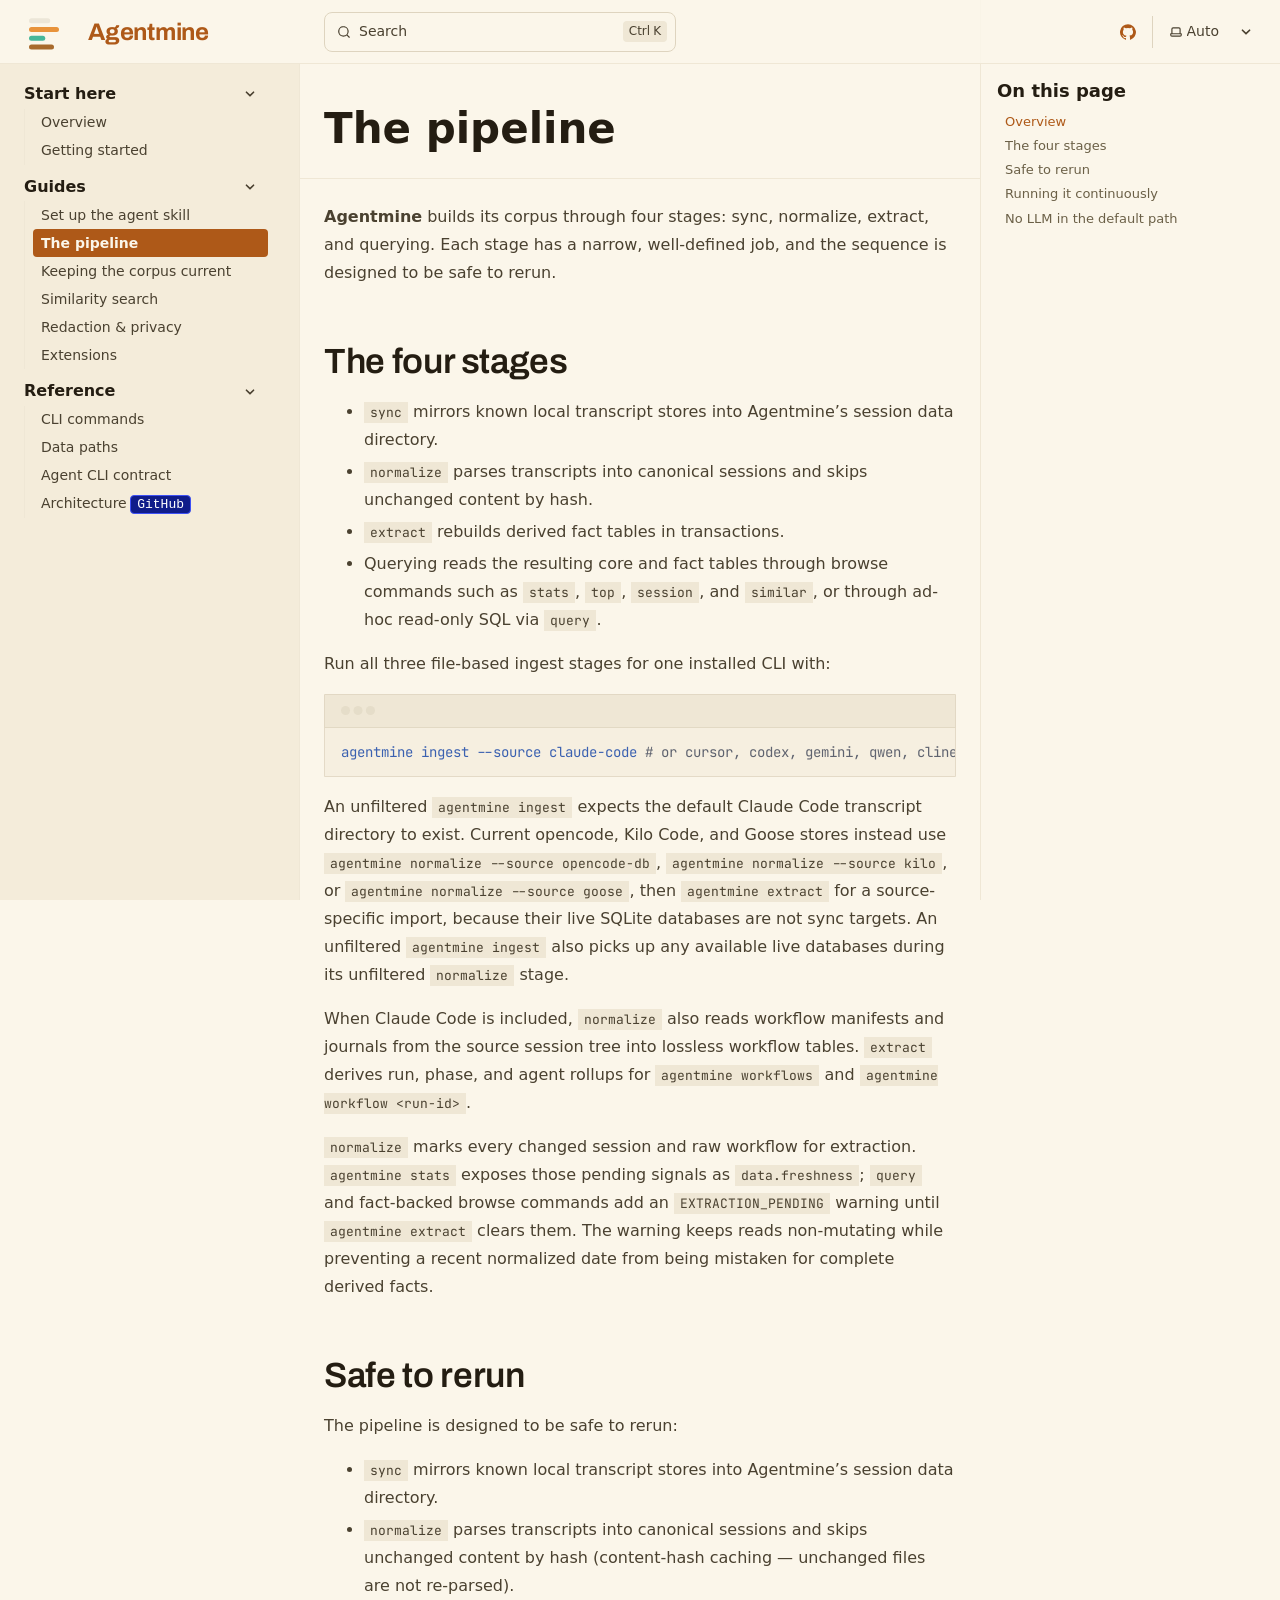
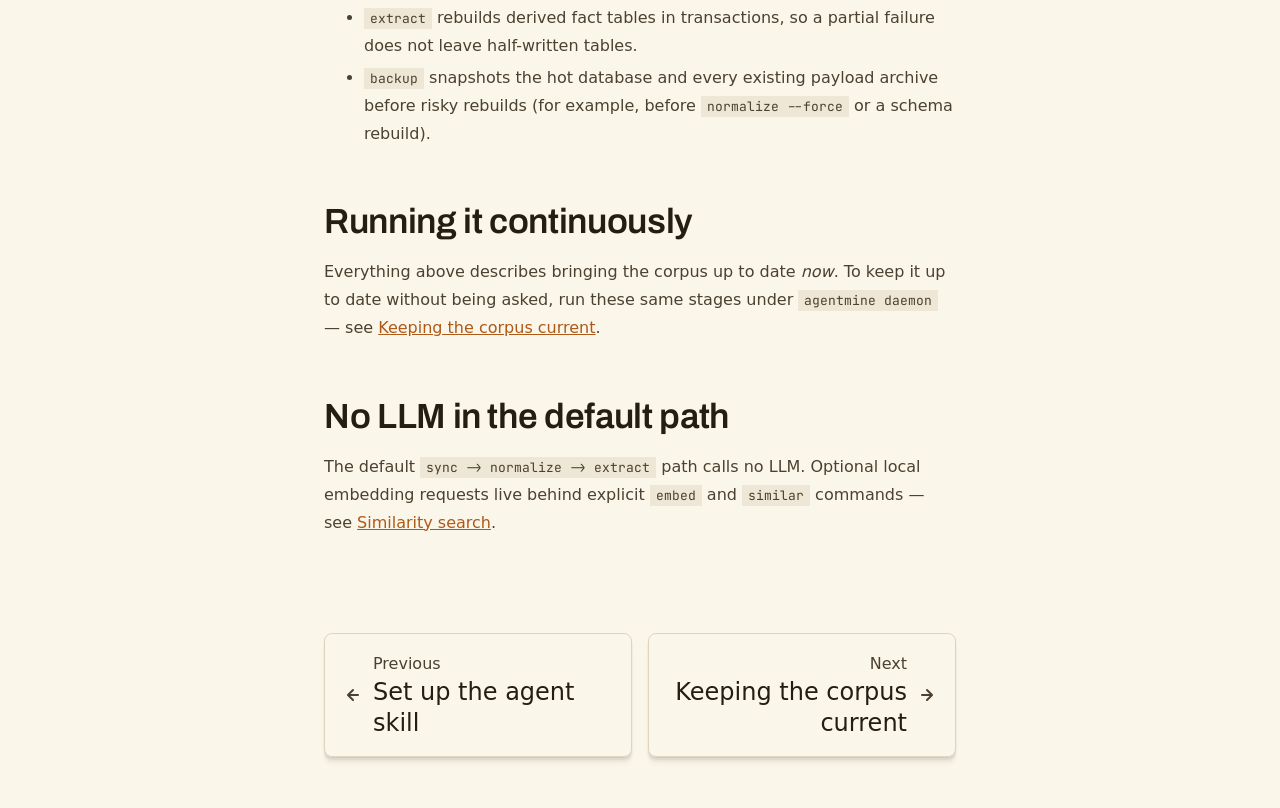
<file: guides/pipeline/index.html>
<!DOCTYPE html><html lang="en" dir="ltr" data-theme="dark" data-has-toc data-has-sidebar class="astro-ugguf5mp"><head><meta charset="utf-8"/><meta name="viewport" content="width=device-width, initial-scale=1"/><title>The pipeline | Agentmine</title><link rel="canonical" href="https://agentmine.io/guides/pipeline/"/><link rel="sitemap" href="/sitemap-index.xml"/><link rel="shortcut icon" href="/favicon.svg" type="image/svg+xml"/><meta name="generator" content="Astro v7.0.7"/><meta name="generator" content="Starlight v0.41.3"/><meta property="og:title" content="The pipeline"/><meta property="og:type" content="article"/><meta property="og:url" content="https://agentmine.io/guides/pipeline/"/><meta property="og:locale" content="en"/><meta property="og:description" content="How Agentmine's sync, normalize, extract, and query stages work together safely."/><meta property="og:site_name" content="Agentmine"/><meta name="description" content="How Agentmine's sync, normalize, extract, and query stages work together safely."/><meta name="twitter:card" content="summary"/><script>
	window.StarlightThemeProvider = (() => {
		const storedTheme =
			typeof localStorage !== 'undefined' && localStorage.getItem('starlight-theme');
		const theme =
			storedTheme ||
			(window.matchMedia('(prefers-color-scheme: light)').matches ? 'light' : 'dark');
		document.documentElement.dataset.theme = theme === 'light' ? 'light' : 'dark';
		return {
			updatePickers(theme = storedTheme || 'auto') {
				document.querySelectorAll('starlight-theme-select').forEach((picker) => {
					const select = picker.querySelector('select');
					if (select) select.value = theme;
					/** @type {HTMLTemplateElement | null} */
					const tmpl = document.querySelector(`#theme-icons`);
					const newIcon = tmpl && tmpl.content.querySelector('.' + theme);
					if (newIcon) {
						const oldIcon = picker.querySelector('svg.label-icon');
						if (oldIcon) {
							oldIcon.replaceChildren(...newIcon.cloneNode(true).childNodes);
						}
					}
				});
			},
		};
	})();
</script><template id="theme-icons"><svg aria-hidden="true" class="light astro-2n77fmpg" width="16" height="16" viewBox="0 0 24 24" fill="currentColor" style="--sl-icon-size: 1em;"><path d="M5 12a1 1 0 0 0-1-1H3a1 1 0 0 0 0 2h1a1 1 0 0 0 1-1Zm.64 5-.71.71a1 1 0 0 0 0 1.41 1 1 0 0 0 1.41 0l.71-.71A1 1 0 0 0 5.64 17ZM12 5a1 1 0 0 0 1-1V3a1 1 0 0 0-2 0v1a1 1 0 0 0 1 1Zm5.66 2.34a1 1 0 0 0 .7-.29l.71-.71a1 1 0 1 0-1.41-1.41l-.66.71a1 1 0 0 0 0 1.41 1 1 0 0 0 .66.29Zm-12-.29a1 1 0 0 0 1.41 0 1 1 0 0 0 0-1.41l-.71-.71a1.004 1.004 0 1 0-1.43 1.41l.73.71ZM21 11h-1a1 1 0 0 0 0 2h1a1 1 0 0 0 0-2Zm-2.64 6A1 1 0 0 0 17 18.36l.71.71a1 1 0 0 0 1.41 0 1 1 0 0 0 0-1.41l-.76-.66ZM12 6.5a5.5 5.5 0 1 0 5.5 5.5A5.51 5.51 0 0 0 12 6.5Zm0 9a3.5 3.5 0 1 1 0-7 3.5 3.5 0 0 1 0 7Zm0 3.5a1 1 0 0 0-1 1v1a1 1 0 0 0 2 0v-1a1 1 0 0 0-1-1Z"/></svg><svg aria-hidden="true" class="dark astro-2n77fmpg" width="16" height="16" viewBox="0 0 24 24" fill="currentColor" style="--sl-icon-size: 1em;"><path d="M21.64 13a1 1 0 0 0-1.05-.14 8.049 8.049 0 0 1-3.37.73 8.15 8.15 0 0 1-8.14-8.1 8.59 8.59 0 0 1 .25-2A1 1 0 0 0 8 2.36a10.14 10.14 0 1 0 14 11.69 1 1 0 0 0-.36-1.05Zm-9.5 6.69A8.14 8.14 0 0 1 7.08 5.22v.27a10.15 10.15 0 0 0 10.14 10.14 9.784 9.784 0 0 0 2.1-.22 8.11 8.11 0 0 1-7.18 4.32v-.04Z"/></svg><svg aria-hidden="true" class="auto astro-2n77fmpg" width="16" height="16" viewBox="0 0 24 24" fill="currentColor" style="--sl-icon-size: 1em;"><path d="M21 14h-1V7a3 3 0 0 0-3-3H7a3 3 0 0 0-3 3v7H3a1 1 0 0 0-1 1v2a3 3 0 0 0 3 3h14a3 3 0 0 0 3-3v-2a1 1 0 0 0-1-1ZM6 7a1 1 0 0 1 1-1h10a1 1 0 0 1 1 1v7H6V7Zm14 10a1 1 0 0 1-1 1H5a1 1 0 0 1-1-1v-1h16v1Z"/></svg></template><link rel="stylesheet" href="/_astro/print.ehPL0gv-.css" media="print"><link rel="stylesheet" href="/_astro/logo.DCERnc3X.css"><link rel="stylesheet" href="/_astro/common.DhOi2vyx.css"><script type="module" src="/_astro/page.B2uBVZjk.js"></script></head><body class="astro-ugguf5mp"><a class="sl-skip-link astro-dtsrwjhn" href="#_top">Skip to content</a><div class="page sl-flex astro-4zjsuggn"><header class="header astro-4zjsuggn"><div class="header astro-l7w5bz2q"><div class="title-wrapper sl-flex astro-l7w5bz2q"><a href="/" class="site-title sl-flex astro-gkejzv7a"><img class="astro-gkejzv7a" alt src="/_astro/logo.BB5N1st_.svg" width="32" height="32"><span class="astro-gkejzv7a" translate="no">Agentmine</span></a></div><div class="sl-flex print:hidden astro-l7w5bz2q"><site-search class="astro-l7w5bz2q astro-u4pdr7sz" data-translations="{&quot;placeholder&quot;:&quot;Search&quot;}"><button data-open-modal disabled aria-label="Search" aria-keyshortcuts="Control+K" class="astro-u4pdr7sz"><svg aria-hidden="true" class="astro-u4pdr7sz astro-2n77fmpg" width="16" height="16" viewBox="0 0 24 24" fill="currentColor" style="--sl-icon-size: 1em;"><path d="M21.71 20.29 18 16.61A9 9 0 1 0 16.61 18l3.68 3.68a.999.999 0 0 0 1.42 0 1 1 0 0 0 0-1.39ZM11 18a7 7 0 1 1 0-14 7 7 0 0 1 0 14Z"/></svg><span class="sl-hidden md:sl-block astro-u4pdr7sz" aria-hidden="true">Search</span><kbd class="sl-hidden md:sl-flex astro-u4pdr7sz" style="display: none;"><kbd class="astro-u4pdr7sz">Ctrl</kbd><kbd class="astro-u4pdr7sz">K</kbd></kbd></button><dialog style="padding:0" aria-label="Search" class="astro-u4pdr7sz"><div class="dialog-frame sl-flex astro-u4pdr7sz"><button data-close-modal class="sl-flex md:sl-hidden astro-u4pdr7sz">Cancel</button><div class="search-container astro-u4pdr7sz"><div id="starlight__search" class="astro-u4pdr7sz"></div></div></div></dialog></site-search><script>
	(() => {
		const openBtn = document.querySelector('button[data-open-modal]');
		const shortcut = openBtn?.querySelector('kbd');
		if (!openBtn || !(shortcut instanceof HTMLElement)) return;
		const platformKey = shortcut.querySelector('kbd');
		if (platformKey && /(Mac|iPhone|iPod|iPad)/i.test(navigator.platform)) {
			platformKey.textContent = '⌘';
			openBtn.setAttribute('aria-keyshortcuts', 'Meta+K');
		}
		shortcut.style.display = '';
	})();
</script><script type="module" src="/_astro/Search.astro_astro_type_script_index_0_lang.vTFUHulS.js"></script></div><div class="sl-hidden md:sl-flex print:hidden right-group astro-l7w5bz2q"><div class="sl-flex social-icons astro-l7w5bz2q"><a href="https://github.com/baranovxyz/agentmine" rel="me" class="sl-flex astro-22d772mg"><span class="sr-only astro-22d772mg">GitHub</span><svg aria-hidden="true" class="astro-22d772mg astro-2n77fmpg" width="16" height="16" viewBox="0 0 24 24" fill="currentColor" style="--sl-icon-size: 1em;"><path d="M12 .3a12 12 0 0 0-3.8 23.38c.6.12.83-.26.83-.57L9 21.07c-3.34.72-4.04-1.61-4.04-1.61-.55-1.39-1.34-1.76-1.34-1.76-1.08-.74.09-.73.09-.73 1.2.09 1.83 1.24 1.83 1.24 1.08 1.83 2.81 1.3 3.5 1 .1-.78.42-1.31.76-1.61-2.67-.3-5.47-1.33-5.47-5.93 0-1.31.47-2.38 1.24-3.22-.14-.3-.54-1.52.1-3.18 0 0 1-.32 3.3 1.23a11.5 11.5 0 0 1 6 0c2.28-1.55 3.29-1.23 3.29-1.23.64 1.66.24 2.88.12 3.18a4.65 4.65 0 0 1 1.23 3.22c0 4.61-2.8 5.63-5.48 5.92.42.36.81 1.1.81 2.22l-.01 3.29c0 .31.2.69.82.57A12 12 0 0 0 12 .3Z"/></svg></a></div><starlight-theme-select><label style="--sl-select-width: 6.25em" class="astro-r52gv32v"><span class="sr-only astro-r52gv32v">Select theme</span><svg aria-hidden="true" class="icon label-icon astro-r52gv32v astro-2n77fmpg" width="16" height="16" viewBox="0 0 24 24" fill="currentColor" style="--sl-icon-size: 1em;"><path d="M21 14h-1V7a3 3 0 0 0-3-3H7a3 3 0 0 0-3 3v7H3a1 1 0 0 0-1 1v2a3 3 0 0 0 3 3h14a3 3 0 0 0 3-3v-2a1 1 0 0 0-1-1ZM6 7a1 1 0 0 1 1-1h10a1 1 0 0 1 1 1v7H6V7Zm14 10a1 1 0 0 1-1 1H5a1 1 0 0 1-1-1v-1h16v1Z"/></svg><select autocomplete="off" class="astro-r52gv32v"><option value="dark" class="astro-r52gv32v">Dark</option><option value="light" class="astro-r52gv32v">Light</option><option value="auto" selected class="astro-r52gv32v">Auto</option></select><svg aria-hidden="true" class="icon caret astro-r52gv32v astro-2n77fmpg" width="16" height="16" viewBox="0 0 24 24" fill="currentColor" style="--sl-icon-size: 1em;"><path d="M17 9.17a1 1 0 0 0-1.41 0L12 12.71 8.46 9.17a1 1 0 1 0-1.41 1.42l4.24 4.24a1.002 1.002 0 0 0 1.42 0L17 10.59a1.002 1.002 0 0 0 0-1.42Z"/></svg></label></starlight-theme-select><script>
	StarlightThemeProvider.updatePickers();
</script><script type="module">var e=`starlight-theme`,t=e=>e===`auto`||e===`dark`||e===`light`?e:`auto`,n=()=>t(typeof localStorage<`u`&&localStorage.getItem(e));function r(t){typeof localStorage<`u`&&localStorage.setItem(e,t===`light`||t===`dark`?t:``)}var i=()=>matchMedia(`(prefers-color-scheme: light)`).matches?`light`:`dark`;function a(e){StarlightThemeProvider.updatePickers(e),document.documentElement.dataset.theme=e===`auto`?i():e,r(e)}matchMedia(`(prefers-color-scheme: light)`).addEventListener(`change`,()=>{n()===`auto`&&a(`auto`)});var o=class extends HTMLElement{constructor(){super(),a(n()),this.querySelector(`select`)?.addEventListener(`change`,e=>{e.currentTarget instanceof HTMLSelectElement&&a(t(e.currentTarget.value))})}};customElements.define(`starlight-theme-select`,o);</script><script type="module">var e=class extends HTMLElement{constructor(){super();let e=this.querySelector(`select`);e&&(e.addEventListener(`change`,e=>{e.currentTarget instanceof HTMLSelectElement&&(window.location.pathname=e.currentTarget.value)}),window.addEventListener(`pageshow`,t=>{if(!t.persisted)return;let n=e.querySelector(`option[selected]`)?.index;n!==e.selectedIndex&&(e.selectedIndex=n??0)}))}};customElements.define(`starlight-lang-select`,e);</script></div></div></header><nav class="sidebar print:hidden astro-4zjsuggn" aria-label="Main"><starlight-menu-button class="print:hidden astro-yfmyhhdp"><button aria-expanded="false" aria-label="Menu" aria-controls="starlight__sidebar" class="sl-flex md:sl-hidden astro-yfmyhhdp"><svg aria-hidden="true" class="open-menu astro-yfmyhhdp astro-2n77fmpg" width="16" height="16" viewBox="0 0 24 24" fill="currentColor" style="--sl-icon-size: 1em;"><path d="M3 8h18a1 1 0 1 0 0-2H3a1 1 0 0 0 0 2Zm18 8H3a1 1 0 0 0 0 2h18a1 1 0 0 0 0-2Zm0-5H3a1 1 0 0 0 0 2h18a1 1 0 0 0 0-2Z"/></svg><svg aria-hidden="true" class="close-menu astro-yfmyhhdp astro-2n77fmpg" width="16" height="16" viewBox="0 0 24 24" fill="currentColor" style="--sl-icon-size: 1em;"><path d="m13.41 12 6.3-6.29a1.004 1.004 0 1 0-1.42-1.42L12 10.59l-6.29-6.3a1.004 1.004 0 0 0-1.42 1.42l6.3 6.29-6.3 6.29a1 1 0 0 0 0 1.42.998.998 0 0 0 1.42 0l6.29-6.3 6.29 6.3a.999.999 0 0 0 1.42 0 1 1 0 0 0 0-1.42L13.41 12Z"/></svg></button></starlight-menu-button><script type="module">var e=class extends HTMLElement{btn=this.querySelector(`button`);constructor(){super(),this.btn.addEventListener(`click`,()=>this.toggleExpanded());let e=this.closest(`nav`);e&&e.addEventListener(`keyup`,e=>this.closeOnEscape(e)),matchMedia(`(min-width: 50em)`).addEventListener(`change`,()=>this.setExpanded(!1))}setExpanded(e){this.setAttribute(`aria-expanded`,String(e)),document.body.toggleAttribute(`data-mobile-menu-expanded`,e),document.querySelectorAll(`.main-frame, .sl-skip-link`).forEach(t=>{t.toggleAttribute(`inert`,e)})}toggleExpanded(){this.setExpanded(this.getAttribute(`aria-expanded`)!==`true`)}closeOnEscape(e){e.code===`Escape`&&(this.setExpanded(!1),this.btn.focus())}};customElements.define(`starlight-menu-button`,e);</script><div id="starlight__sidebar" class="sidebar-pane astro-4zjsuggn"><div class="sidebar-content sl-flex astro-4zjsuggn"><sl-sidebar-state-persist data-hash="1wjoro8" class="astro-hbzgbvl3"><script aria-hidden="true">
		(() => {
			try {
				if (!matchMedia('(min-width: 50em)').matches) return;
				/** @type {HTMLElement | null} */
				const target = document.querySelector('sl-sidebar-state-persist');
				const state = JSON.parse(sessionStorage.getItem('sl-sidebar-state') || '0');
				if (!target || !state || target.dataset.hash !== state.hash) return;
				window._starlightScrollRestore = state.scroll;
				customElements.define(
					'sl-sidebar-restore',
					class SidebarRestore extends HTMLElement {
						connectedCallback() {
							try {
								const idx = parseInt(this.dataset.index || '');
								const details = this.closest('details');
								if (details && typeof state.open[idx] === 'boolean') details.open = state.open[idx];
							} catch {}
						}
					}
				);
			} catch {}
		})();
	</script><ul class="top-level astro-stkmykjn"><li class="astro-stkmykjn"><details open class="astro-stkmykjn"><summary class="astro-stkmykjn"><span class="group-label astro-stkmykjn"><span class="large astro-stkmykjn">Start here</span></span><svg aria-hidden="true" class="caret astro-stkmykjn astro-2n77fmpg" width="16" height="16" viewBox="0 0 24 24" fill="currentColor" style="--sl-icon-size: 1.25rem;"><path d="m14.83 11.29-4.24-4.24a1 1 0 1 0-1.42 1.41L12.71 12l-3.54 3.54a1 1 0 0 0 0 1.41 1 1 0 0 0 .71.29 1 1 0 0 0 .71-.29l4.24-4.24a1.002 1.002 0 0 0 0-1.42Z"/></svg></summary><sl-sidebar-restore data-index="0"></sl-sidebar-restore><ul class="astro-stkmykjn"><li class="astro-stkmykjn"><a href="/overview/" class="astro-stkmykjn"><span class="astro-stkmykjn">Overview</span></a></li><li class="astro-stkmykjn"><a href="/getting-started/" class="astro-stkmykjn"><span class="astro-stkmykjn">Getting started</span></a></li></ul></details></li><li class="astro-stkmykjn"><details open class="astro-stkmykjn"><summary class="astro-stkmykjn"><span class="group-label astro-stkmykjn"><span class="large astro-stkmykjn">Guides</span></span><svg aria-hidden="true" class="caret astro-stkmykjn astro-2n77fmpg" width="16" height="16" viewBox="0 0 24 24" fill="currentColor" style="--sl-icon-size: 1.25rem;"><path d="m14.83 11.29-4.24-4.24a1 1 0 1 0-1.42 1.41L12.71 12l-3.54 3.54a1 1 0 0 0 0 1.41 1 1 0 0 0 .71.29 1 1 0 0 0 .71-.29l4.24-4.24a1.002 1.002 0 0 0 0-1.42Z"/></svg></summary><sl-sidebar-restore data-index="1"></sl-sidebar-restore><ul class="astro-stkmykjn"><li class="astro-stkmykjn"><a href="/guides/agent-skill/" class="astro-stkmykjn"><span class="astro-stkmykjn">Set up the agent skill</span></a></li><li class="astro-stkmykjn"><a href="/guides/pipeline/" aria-current="page" class="astro-stkmykjn"><span class="astro-stkmykjn">The pipeline</span></a></li><li class="astro-stkmykjn"><a href="/guides/daemon/" class="astro-stkmykjn"><span class="astro-stkmykjn">Keeping the corpus current</span></a></li><li class="astro-stkmykjn"><a href="/guides/similarity-search/" class="astro-stkmykjn"><span class="astro-stkmykjn">Similarity search</span></a></li><li class="astro-stkmykjn"><a href="/guides/redaction/" class="astro-stkmykjn"><span class="astro-stkmykjn">Redaction &amp; privacy</span></a></li><li class="astro-stkmykjn"><a href="/guides/extensions/" class="astro-stkmykjn"><span class="astro-stkmykjn">Extensions</span></a></li></ul></details></li><li class="astro-stkmykjn"><details open class="astro-stkmykjn"><summary class="astro-stkmykjn"><span class="group-label astro-stkmykjn"><span class="large astro-stkmykjn">Reference</span></span><svg aria-hidden="true" class="caret astro-stkmykjn astro-2n77fmpg" width="16" height="16" viewBox="0 0 24 24" fill="currentColor" style="--sl-icon-size: 1.25rem;"><path d="m14.83 11.29-4.24-4.24a1 1 0 1 0-1.42 1.41L12.71 12l-3.54 3.54a1 1 0 0 0 0 1.41 1 1 0 0 0 .71.29 1 1 0 0 0 .71-.29l4.24-4.24a1.002 1.002 0 0 0 0-1.42Z"/></svg></summary><sl-sidebar-restore data-index="2"></sl-sidebar-restore><ul class="astro-stkmykjn"><li class="astro-stkmykjn"><a href="/reference/cli/" class="astro-stkmykjn"><span class="astro-stkmykjn">CLI commands</span></a></li><li class="astro-stkmykjn"><a href="/reference/data-paths/" class="astro-stkmykjn"><span class="astro-stkmykjn">Data paths</span></a></li><li class="astro-stkmykjn"><a href="/reference/agent-contract/" class="astro-stkmykjn"><span class="astro-stkmykjn">Agent CLI contract</span></a></li><li class="astro-stkmykjn"><a href="https://github.com/baranovxyz/agentmine/blob/main/ARCHITECTURE.md" class="astro-stkmykjn" target="_blank" rel="noopener"><span class="astro-stkmykjn">Architecture</span><span class="sl-badge note small  astro-stkmykjn astro-cd2z47hi">GitHub</span></a></li></ul></details></li></ul><script aria-hidden="true">
		(() => {
			const scroller = document.getElementById('starlight__sidebar');
			if (!window._starlightScrollRestore || !scroller) return;
			scroller.scrollTop = window._starlightScrollRestore;
			delete window._starlightScrollRestore;
		})();
	</script></sl-sidebar-state-persist><div class="md:sl-hidden"><div class="mobile-preferences sl-flex astro-5wdrtqyo"><div class="social-icons astro-5wdrtqyo"><a href="https://github.com/baranovxyz/agentmine" rel="me" class="sl-flex astro-22d772mg"><span class="sr-only astro-22d772mg">GitHub</span><svg aria-hidden="true" class="astro-22d772mg astro-2n77fmpg" width="16" height="16" viewBox="0 0 24 24" fill="currentColor" style="--sl-icon-size: 1em;"><path d="M12 .3a12 12 0 0 0-3.8 23.38c.6.12.83-.26.83-.57L9 21.07c-3.34.72-4.04-1.61-4.04-1.61-.55-1.39-1.34-1.76-1.34-1.76-1.08-.74.09-.73.09-.73 1.2.09 1.83 1.24 1.83 1.24 1.08 1.83 2.81 1.3 3.5 1 .1-.78.42-1.31.76-1.61-2.67-.3-5.47-1.33-5.47-5.93 0-1.31.47-2.38 1.24-3.22-.14-.3-.54-1.52.1-3.18 0 0 1-.32 3.3 1.23a11.5 11.5 0 0 1 6 0c2.28-1.55 3.29-1.23 3.29-1.23.64 1.66.24 2.88.12 3.18a4.65 4.65 0 0 1 1.23 3.22c0 4.61-2.8 5.63-5.48 5.92.42.36.81 1.1.81 2.22l-.01 3.29c0 .31.2.69.82.57A12 12 0 0 0 12 .3Z"/></svg></a></div><starlight-theme-select><label style="--sl-select-width: 6.25em" class="astro-r52gv32v"><span class="sr-only astro-r52gv32v">Select theme</span><svg aria-hidden="true" class="icon label-icon astro-r52gv32v astro-2n77fmpg" width="16" height="16" viewBox="0 0 24 24" fill="currentColor" style="--sl-icon-size: 1em;"><path d="M21 14h-1V7a3 3 0 0 0-3-3H7a3 3 0 0 0-3 3v7H3a1 1 0 0 0-1 1v2a3 3 0 0 0 3 3h14a3 3 0 0 0 3-3v-2a1 1 0 0 0-1-1ZM6 7a1 1 0 0 1 1-1h10a1 1 0 0 1 1 1v7H6V7Zm14 10a1 1 0 0 1-1 1H5a1 1 0 0 1-1-1v-1h16v1Z"/></svg><select autocomplete="off" class="astro-r52gv32v"><option value="dark" class="astro-r52gv32v">Dark</option><option value="light" class="astro-r52gv32v">Light</option><option value="auto" selected class="astro-r52gv32v">Auto</option></select><svg aria-hidden="true" class="icon caret astro-r52gv32v astro-2n77fmpg" width="16" height="16" viewBox="0 0 24 24" fill="currentColor" style="--sl-icon-size: 1em;"><path d="M17 9.17a1 1 0 0 0-1.41 0L12 12.71 8.46 9.17a1 1 0 1 0-1.41 1.42l4.24 4.24a1.002 1.002 0 0 0 1.42 0L17 10.59a1.002 1.002 0 0 0 0-1.42Z"/></svg></label></starlight-theme-select><script>
	StarlightThemeProvider.updatePickers();
</script></div></div></div></div></nav><div class="main-frame astro-4zjsuggn"><script type="module">var e=document.getElementById(`starlight__sidebar`),t=e?.querySelector(`sl-sidebar-state-persist`),n=`sl-sidebar-state`,r=()=>{let r=[],i=t?.dataset.hash||``;try{let e=sessionStorage.getItem(n),t=JSON.parse(e||`{}`);Array.isArray(t.open)&&t.hash===i&&(r=t.open)}catch{}return{hash:i,open:r,scroll:e?.scrollTop||0}},i=e=>{try{sessionStorage.setItem(n,JSON.stringify(e))}catch{}},a=()=>i(r()),o=(e,t)=>{let n=r();n.open[t]=e,i(n)};t?.addEventListener(`click`,e=>{if(!(e.target instanceof Element))return;let t=e.target.closest(`summary`)?.closest(`details`);if(!t)return;let n=t.querySelector(`sl-sidebar-restore`),r=parseInt(n?.dataset.index||``);isNaN(r)||o(!t.open,r)}),addEventListener(`visibilitychange`,()=>{document.visibilityState===`hidden`&&a()}),addEventListener(`pageHide`,a);</script><div class="lg:sl-flex astro-bfwiu6nc"><aside class="right-sidebar-container print:hidden astro-bfwiu6nc"><div class="right-sidebar astro-bfwiu6nc"><div class="lg:sl-hidden astro-kuhoonjo"><mobile-starlight-toc data-min-h="2" data-max-h="3" class="astro-qftdlbyx"><nav aria-labelledby="starlight__on-this-page--mobile" class="astro-qftdlbyx"><details id="starlight__mobile-toc" class="astro-qftdlbyx"><summary id="starlight__on-this-page--mobile" class="sl-flex astro-qftdlbyx"><span class="toggle sl-flex astro-qftdlbyx">On this page<svg aria-hidden="true" class="caret astro-qftdlbyx astro-2n77fmpg" width="16" height="16" viewBox="0 0 24 24" fill="currentColor" style="--sl-icon-size: 1rem;"><path d="m14.83 11.29-4.24-4.24a1 1 0 1 0-1.42 1.41L12.71 12l-3.54 3.54a1 1 0 0 0 0 1.41 1 1 0 0 0 .71.29 1 1 0 0 0 .71-.29l4.24-4.24a1.002 1.002 0 0 0 0-1.42Z"/></svg></span><span class="display-current astro-qftdlbyx"></span></summary><div class="dropdown astro-qftdlbyx"><ul class="isMobile astro-k4ielstj" style="--depth: 0;"><li style="--depth: 0;" class="astro-k4ielstj"><a href="#_top" style="--depth: 0;" class="astro-k4ielstj"><span style="--depth: 0;" class="astro-k4ielstj">Overview</span></a></li><li style="--depth: 0;" class="astro-k4ielstj"><a href="#the-four-stages" style="--depth: 0;" class="astro-k4ielstj"><span style="--depth: 0;" class="astro-k4ielstj">The four stages</span></a></li><li style="--depth: 0;" class="astro-k4ielstj"><a href="#safe-to-rerun" style="--depth: 0;" class="astro-k4ielstj"><span style="--depth: 0;" class="astro-k4ielstj">Safe to rerun</span></a></li><li style="--depth: 0;" class="astro-k4ielstj"><a href="#running-it-continuously" style="--depth: 0;" class="astro-k4ielstj"><span style="--depth: 0;" class="astro-k4ielstj">Running it continuously</span></a></li><li style="--depth: 0;" class="astro-k4ielstj"><a href="#no-llm-in-the-default-path" style="--depth: 0;" class="astro-k4ielstj"><span style="--depth: 0;" class="astro-k4ielstj">No LLM in the default path</span></a></li></ul></div></details></nav></mobile-starlight-toc><script type="module" src="/_astro/MobileTableOfContents.astro_astro_type_script_index_0_lang.BcSo_yiZ.js"></script></div><div class="right-sidebar-panel sl-hidden lg:sl-block astro-kuhoonjo"><div class="sl-container astro-kuhoonjo"><starlight-toc data-min-h="2" data-max-h="3"><nav aria-labelledby="starlight__on-this-page"><h2 id="starlight__on-this-page">On this page</h2><ul class="astro-k4ielstj" style="--depth: 0;"><li style="--depth: 0;" class="astro-k4ielstj"><a href="#_top" style="--depth: 0;" class="astro-k4ielstj"><span style="--depth: 0;" class="astro-k4ielstj">Overview</span></a></li><li style="--depth: 0;" class="astro-k4ielstj"><a href="#the-four-stages" style="--depth: 0;" class="astro-k4ielstj"><span style="--depth: 0;" class="astro-k4ielstj">The four stages</span></a></li><li style="--depth: 0;" class="astro-k4ielstj"><a href="#safe-to-rerun" style="--depth: 0;" class="astro-k4ielstj"><span style="--depth: 0;" class="astro-k4ielstj">Safe to rerun</span></a></li><li style="--depth: 0;" class="astro-k4ielstj"><a href="#running-it-continuously" style="--depth: 0;" class="astro-k4ielstj"><span style="--depth: 0;" class="astro-k4ielstj">Running it continuously</span></a></li><li style="--depth: 0;" class="astro-k4ielstj"><a href="#no-llm-in-the-default-path" style="--depth: 0;" class="astro-k4ielstj"><span style="--depth: 0;" class="astro-k4ielstj">No LLM in the default path</span></a></li></ul></nav></starlight-toc><script type="module" src="/_astro/TableOfContents.astro_astro_type_script_index_0_lang.Csloo1VZ.js"></script></div></div></div></aside><div class="main-pane astro-bfwiu6nc"><main data-pagefind-body class="astro-ugguf5mp" lang="en" dir="ltr"><div class="content-panel astro-vr5htdco"><div class="sl-container astro-vr5htdco"><h1 id="_top" class="astro-ox4kf7dl">The pipeline</h1></div></div><div class="content-panel astro-vr5htdco"><div class="sl-container astro-vr5htdco"><div class="sl-markdown-content"><p><strong>Agentmine</strong> builds its corpus through four stages: sync, normalize, extract, and querying. Each
stage has a narrow, well-defined job, and the sequence is designed to be safe to rerun.</p>
<h2 id="the-four-stages">The four stages</h2>
<ul>
<li><code>sync</code> mirrors known local transcript stores into Agentmine’s session data directory.</li>
<li><code>normalize</code> parses transcripts into canonical sessions and skips unchanged content by hash.</li>
<li><code>extract</code> rebuilds derived fact tables in transactions.</li>
<li>Querying reads the resulting core and fact tables through browse commands such as <code>stats</code>,
<code>top</code>, <code>session</code>, and <code>similar</code>, or through ad-hoc read-only SQL via <code>query</code>.</li>
</ul>
<p>Run all three file-based ingest stages for one installed CLI with:</p>
<div class="expressive-code"><link rel="stylesheet" href="/_astro/ec.v4551.css"><script type="module" src="/_astro/ec.0vx5m.js"></script><figure class="frame is-terminal not-content"><figcaption class="header"><span class="title"></span><span class="sr-only">Terminal window</span></figcaption><pre data-language="bash"><code><div class="ec-line"><div class="code"><span style="--0:#82AAFF;--1:#3B61B0">agentmine</span><span style="--0:#D6DEEB;--1:#403F53"> </span><span style="--0:#ECC48D;--1:#3B61B0">ingest</span><span style="--0:#D6DEEB;--1:#403F53"> </span><span style="--0:#82AAFF;--1:#3B61B0">--source</span><span style="--0:#D6DEEB;--1:#403F53"> </span><span style="--0:#ECC48D;--1:#3B61B0">claude-code</span><span style="--0:#D6DEEB;--1:#403F53"> </span><span style="--0:#919F9F;--1:#5F636F"># or cursor, codex, gemini, qwen, cline, pi, droid, vibe</span></div></div></code></pre><div class="copy"><div aria-live="polite"></div><button title="Copy to clipboard" data-copied="Copied!" data-code="agentmine ingest --source claude-code # or cursor, codex, gemini, qwen, cline, pi, droid, vibe"><div></div></button></div></figure></div>
<p>An unfiltered <code>agentmine ingest</code> expects the default Claude Code transcript directory to exist.
Current opencode, Kilo Code, and Goose stores instead use <code>agentmine normalize --source opencode-db</code>, <code>agentmine normalize --source kilo</code>, or <code>agentmine normalize --source goose</code>, then
<code>agentmine extract</code> for a source-specific import, because their live SQLite databases are not sync
targets. An unfiltered <code>agentmine ingest</code> also picks up any available live databases during its
unfiltered <code>normalize</code> stage.</p>
<p>When Claude Code is included, <code>normalize</code> also reads workflow manifests and journals from the
source session tree into lossless workflow tables. <code>extract</code> derives run, phase, and agent
rollups for <code>agentmine workflows</code> and <code>agentmine workflow &#x3C;run-id></code>.</p>
<p><code>normalize</code> marks every changed session and raw workflow for extraction. <code>agentmine stats</code> exposes
those pending signals as <code>data.freshness</code>; <code>query</code> and fact-backed browse commands add an
<code>EXTRACTION_PENDING</code> warning until <code>agentmine extract</code> clears them. The warning keeps reads
non-mutating while preventing a recent normalized date from being mistaken for complete derived
facts.</p>
<h2 id="safe-to-rerun">Safe to rerun</h2>
<p>The pipeline is designed to be safe to rerun:</p>
<ul>
<li><code>sync</code> mirrors known local transcript stores into Agentmine’s session data directory.</li>
<li><code>normalize</code> parses transcripts into canonical sessions and skips unchanged content by hash
(content-hash caching — unchanged files are not re-parsed).</li>
<li><code>extract</code> rebuilds derived fact tables in transactions, so a partial failure does not leave
half-written tables.</li>
<li><code>backup</code> snapshots the hot database and every existing payload archive before risky rebuilds
(for example, before <code>normalize --force</code> or a schema rebuild).</li>
</ul>
<h2 id="running-it-continuously">Running it continuously</h2>
<p>Everything above describes bringing the corpus up to date <em>now</em>. To keep it up to date without
being asked, run these same stages under <code>agentmine daemon</code> — see
<a href="/guides/daemon/">Keeping the corpus current</a>.</p>
<h2 id="no-llm-in-the-default-path">No LLM in the default path</h2>
<p>The default <code>sync -> normalize -> extract</code> path calls no LLM. Optional local embedding requests
live behind explicit <code>embed</code> and <code>similar</code> commands — see <a href="/guides/similarity-search/">Similarity search</a>.</p></div><footer class="sl-flex astro-g4usx53u"><div class="meta sl-flex astro-g4usx53u"></div><div class="pagination-links print:hidden astro-ax6gxqbm" dir="ltr"><a href="/guides/agent-skill/" rel="prev" class="astro-ax6gxqbm"><svg aria-hidden="true" class="astro-ax6gxqbm astro-2n77fmpg" width="16" height="16" viewBox="0 0 24 24" fill="currentColor" style="--sl-icon-size: 1.5rem;"><path d="M17 11H9.41l3.3-3.29a1.004 1.004 0 1 0-1.42-1.42l-5 5a1 1 0 0 0-.21.33 1 1 0 0 0 0 .76 1 1 0 0 0 .21.33l5 5a1.002 1.002 0 0 0 1.639-.325 1 1 0 0 0-.219-1.095L9.41 13H17a1 1 0 0 0 0-2Z"/></svg><span class="astro-ax6gxqbm">Previous<br class="astro-ax6gxqbm"><span class="link-title astro-ax6gxqbm">Set up the agent skill</span></span></a><a href="/guides/daemon/" rel="next" class="astro-ax6gxqbm"><svg aria-hidden="true" class="astro-ax6gxqbm astro-2n77fmpg" width="16" height="16" viewBox="0 0 24 24" fill="currentColor" style="--sl-icon-size: 1.5rem;"><path d="M17.92 11.62a1.001 1.001 0 0 0-.21-.33l-5-5a1.003 1.003 0 1 0-1.42 1.42l3.3 3.29H7a1 1 0 0 0 0 2h7.59l-3.3 3.29a1.002 1.002 0 0 0 .325 1.639 1 1 0 0 0 1.095-.219l5-5a1 1 0 0 0 .21-.33 1 1 0 0 0 0-.76Z"/></svg><span class="astro-ax6gxqbm">Next<br class="astro-ax6gxqbm"><span class="link-title astro-ax6gxqbm">Keeping the corpus current</span></span></a></div></footer></div></div></main></div></div></div></div></body></html>
</file>
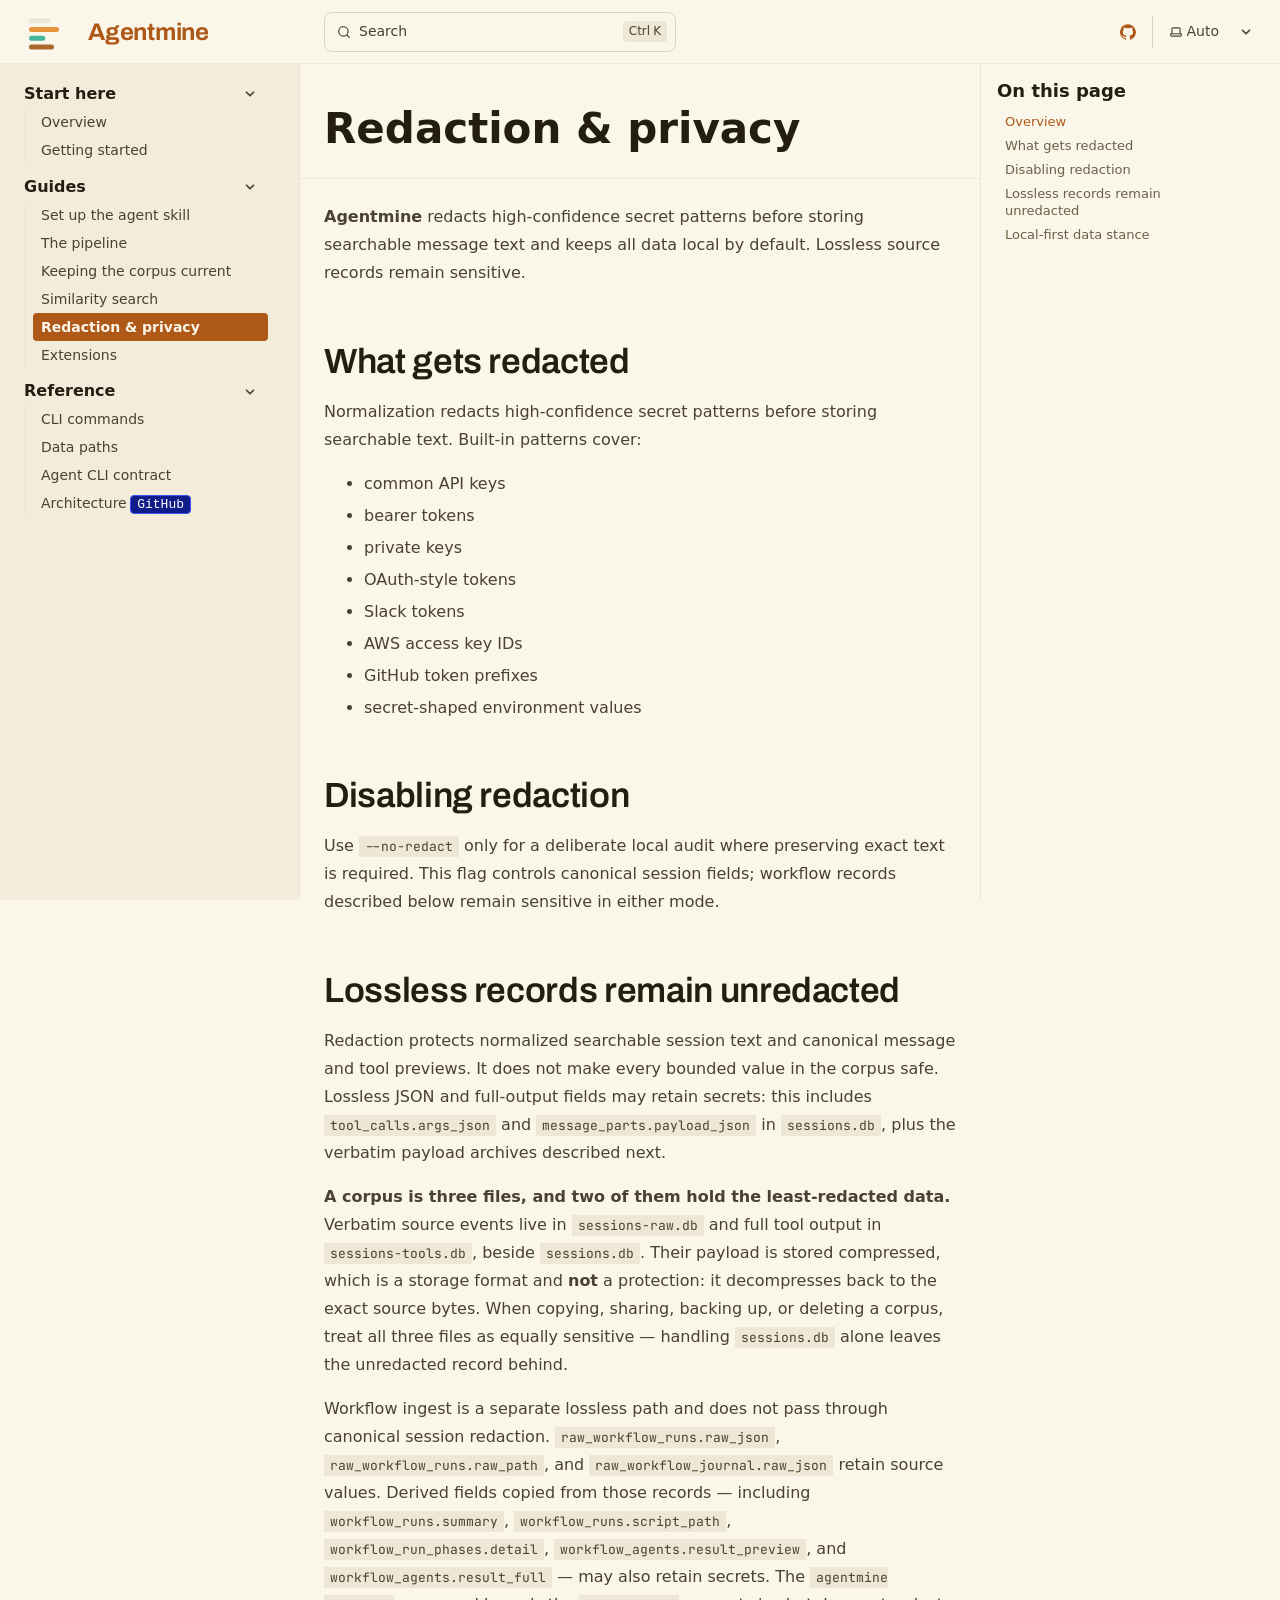
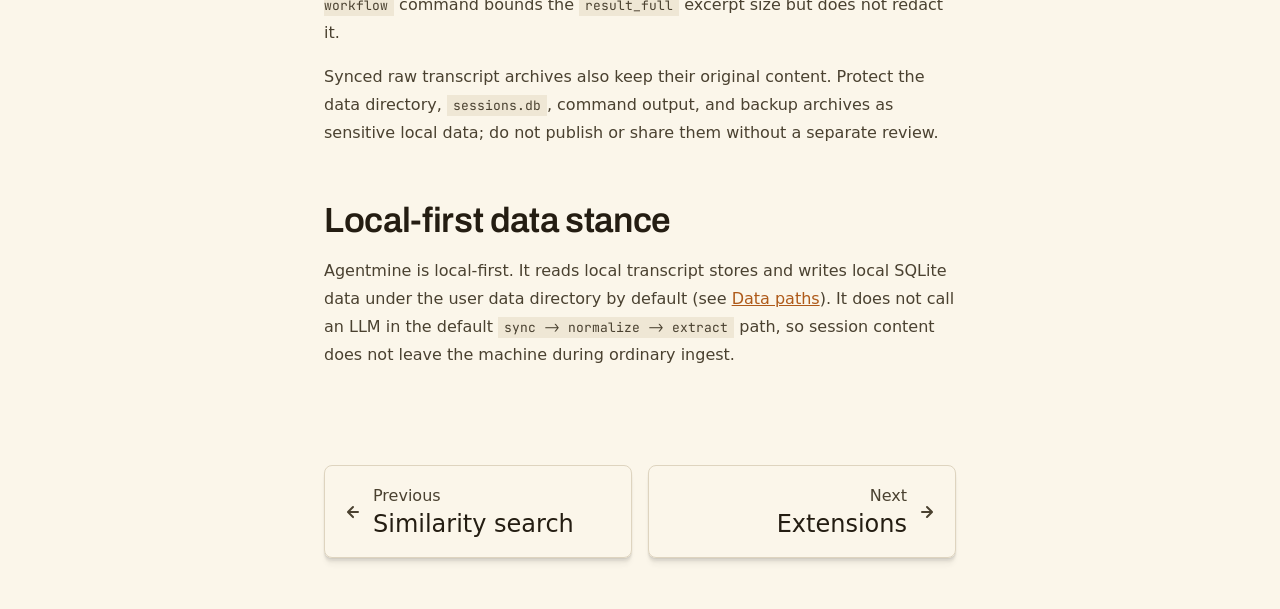
<file: guides/redaction/index.html>
<!DOCTYPE html><html lang="en" dir="ltr" data-theme="dark" data-has-toc data-has-sidebar class="astro-ugguf5mp"><head><meta charset="utf-8"/><meta name="viewport" content="width=device-width, initial-scale=1"/><title>Redaction & privacy | Agentmine</title><link rel="canonical" href="https://agentmine.io/guides/redaction/"/><link rel="sitemap" href="/sitemap-index.xml"/><link rel="shortcut icon" href="/favicon.svg" type="image/svg+xml"/><meta name="generator" content="Astro v7.0.7"/><meta name="generator" content="Starlight v0.41.3"/><meta property="og:title" content="Redaction &amp; privacy"/><meta property="og:type" content="article"/><meta property="og:url" content="https://agentmine.io/guides/redaction/"/><meta property="og:locale" content="en"/><meta property="og:description" content="How Agentmine redacts secrets during normalization and its local-first data stance."/><meta property="og:site_name" content="Agentmine"/><meta name="description" content="How Agentmine redacts secrets during normalization and its local-first data stance."/><meta name="twitter:card" content="summary"/><script>
	window.StarlightThemeProvider = (() => {
		const storedTheme =
			typeof localStorage !== 'undefined' && localStorage.getItem('starlight-theme');
		const theme =
			storedTheme ||
			(window.matchMedia('(prefers-color-scheme: light)').matches ? 'light' : 'dark');
		document.documentElement.dataset.theme = theme === 'light' ? 'light' : 'dark';
		return {
			updatePickers(theme = storedTheme || 'auto') {
				document.querySelectorAll('starlight-theme-select').forEach((picker) => {
					const select = picker.querySelector('select');
					if (select) select.value = theme;
					/** @type {HTMLTemplateElement | null} */
					const tmpl = document.querySelector(`#theme-icons`);
					const newIcon = tmpl && tmpl.content.querySelector('.' + theme);
					if (newIcon) {
						const oldIcon = picker.querySelector('svg.label-icon');
						if (oldIcon) {
							oldIcon.replaceChildren(...newIcon.cloneNode(true).childNodes);
						}
					}
				});
			},
		};
	})();
</script><template id="theme-icons"><svg aria-hidden="true" class="light astro-2n77fmpg" width="16" height="16" viewBox="0 0 24 24" fill="currentColor" style="--sl-icon-size: 1em;"><path d="M5 12a1 1 0 0 0-1-1H3a1 1 0 0 0 0 2h1a1 1 0 0 0 1-1Zm.64 5-.71.71a1 1 0 0 0 0 1.41 1 1 0 0 0 1.41 0l.71-.71A1 1 0 0 0 5.64 17ZM12 5a1 1 0 0 0 1-1V3a1 1 0 0 0-2 0v1a1 1 0 0 0 1 1Zm5.66 2.34a1 1 0 0 0 .7-.29l.71-.71a1 1 0 1 0-1.41-1.41l-.66.71a1 1 0 0 0 0 1.41 1 1 0 0 0 .66.29Zm-12-.29a1 1 0 0 0 1.41 0 1 1 0 0 0 0-1.41l-.71-.71a1.004 1.004 0 1 0-1.43 1.41l.73.71ZM21 11h-1a1 1 0 0 0 0 2h1a1 1 0 0 0 0-2Zm-2.64 6A1 1 0 0 0 17 18.36l.71.71a1 1 0 0 0 1.41 0 1 1 0 0 0 0-1.41l-.76-.66ZM12 6.5a5.5 5.5 0 1 0 5.5 5.5A5.51 5.51 0 0 0 12 6.5Zm0 9a3.5 3.5 0 1 1 0-7 3.5 3.5 0 0 1 0 7Zm0 3.5a1 1 0 0 0-1 1v1a1 1 0 0 0 2 0v-1a1 1 0 0 0-1-1Z"/></svg><svg aria-hidden="true" class="dark astro-2n77fmpg" width="16" height="16" viewBox="0 0 24 24" fill="currentColor" style="--sl-icon-size: 1em;"><path d="M21.64 13a1 1 0 0 0-1.05-.14 8.049 8.049 0 0 1-3.37.73 8.15 8.15 0 0 1-8.14-8.1 8.59 8.59 0 0 1 .25-2A1 1 0 0 0 8 2.36a10.14 10.14 0 1 0 14 11.69 1 1 0 0 0-.36-1.05Zm-9.5 6.69A8.14 8.14 0 0 1 7.08 5.22v.27a10.15 10.15 0 0 0 10.14 10.14 9.784 9.784 0 0 0 2.1-.22 8.11 8.11 0 0 1-7.18 4.32v-.04Z"/></svg><svg aria-hidden="true" class="auto astro-2n77fmpg" width="16" height="16" viewBox="0 0 24 24" fill="currentColor" style="--sl-icon-size: 1em;"><path d="M21 14h-1V7a3 3 0 0 0-3-3H7a3 3 0 0 0-3 3v7H3a1 1 0 0 0-1 1v2a3 3 0 0 0 3 3h14a3 3 0 0 0 3-3v-2a1 1 0 0 0-1-1ZM6 7a1 1 0 0 1 1-1h10a1 1 0 0 1 1 1v7H6V7Zm14 10a1 1 0 0 1-1 1H5a1 1 0 0 1-1-1v-1h16v1Z"/></svg></template><link rel="stylesheet" href="/_astro/print.ehPL0gv-.css" media="print"><link rel="stylesheet" href="/_astro/logo.DCERnc3X.css"><link rel="stylesheet" href="/_astro/common.DhOi2vyx.css"><script type="module" src="/_astro/page.B2uBVZjk.js"></script></head><body class="astro-ugguf5mp"><a class="sl-skip-link astro-dtsrwjhn" href="#_top">Skip to content</a><div class="page sl-flex astro-4zjsuggn"><header class="header astro-4zjsuggn"><div class="header astro-l7w5bz2q"><div class="title-wrapper sl-flex astro-l7w5bz2q"><a href="/" class="site-title sl-flex astro-gkejzv7a"><img class="astro-gkejzv7a" alt src="/_astro/logo.BB5N1st_.svg" width="32" height="32"><span class="astro-gkejzv7a" translate="no">Agentmine</span></a></div><div class="sl-flex print:hidden astro-l7w5bz2q"><site-search class="astro-l7w5bz2q astro-u4pdr7sz" data-translations="{&quot;placeholder&quot;:&quot;Search&quot;}"><button data-open-modal disabled aria-label="Search" aria-keyshortcuts="Control+K" class="astro-u4pdr7sz"><svg aria-hidden="true" class="astro-u4pdr7sz astro-2n77fmpg" width="16" height="16" viewBox="0 0 24 24" fill="currentColor" style="--sl-icon-size: 1em;"><path d="M21.71 20.29 18 16.61A9 9 0 1 0 16.61 18l3.68 3.68a.999.999 0 0 0 1.42 0 1 1 0 0 0 0-1.39ZM11 18a7 7 0 1 1 0-14 7 7 0 0 1 0 14Z"/></svg><span class="sl-hidden md:sl-block astro-u4pdr7sz" aria-hidden="true">Search</span><kbd class="sl-hidden md:sl-flex astro-u4pdr7sz" style="display: none;"><kbd class="astro-u4pdr7sz">Ctrl</kbd><kbd class="astro-u4pdr7sz">K</kbd></kbd></button><dialog style="padding:0" aria-label="Search" class="astro-u4pdr7sz"><div class="dialog-frame sl-flex astro-u4pdr7sz"><button data-close-modal class="sl-flex md:sl-hidden astro-u4pdr7sz">Cancel</button><div class="search-container astro-u4pdr7sz"><div id="starlight__search" class="astro-u4pdr7sz"></div></div></div></dialog></site-search><script>
	(() => {
		const openBtn = document.querySelector('button[data-open-modal]');
		const shortcut = openBtn?.querySelector('kbd');
		if (!openBtn || !(shortcut instanceof HTMLElement)) return;
		const platformKey = shortcut.querySelector('kbd');
		if (platformKey && /(Mac|iPhone|iPod|iPad)/i.test(navigator.platform)) {
			platformKey.textContent = '⌘';
			openBtn.setAttribute('aria-keyshortcuts', 'Meta+K');
		}
		shortcut.style.display = '';
	})();
</script><script type="module" src="/_astro/Search.astro_astro_type_script_index_0_lang.vTFUHulS.js"></script></div><div class="sl-hidden md:sl-flex print:hidden right-group astro-l7w5bz2q"><div class="sl-flex social-icons astro-l7w5bz2q"><a href="https://github.com/baranovxyz/agentmine" rel="me" class="sl-flex astro-22d772mg"><span class="sr-only astro-22d772mg">GitHub</span><svg aria-hidden="true" class="astro-22d772mg astro-2n77fmpg" width="16" height="16" viewBox="0 0 24 24" fill="currentColor" style="--sl-icon-size: 1em;"><path d="M12 .3a12 12 0 0 0-3.8 23.38c.6.12.83-.26.83-.57L9 21.07c-3.34.72-4.04-1.61-4.04-1.61-.55-1.39-1.34-1.76-1.34-1.76-1.08-.74.09-.73.09-.73 1.2.09 1.83 1.24 1.83 1.24 1.08 1.83 2.81 1.3 3.5 1 .1-.78.42-1.31.76-1.61-2.67-.3-5.47-1.33-5.47-5.93 0-1.31.47-2.38 1.24-3.22-.14-.3-.54-1.52.1-3.18 0 0 1-.32 3.3 1.23a11.5 11.5 0 0 1 6 0c2.28-1.55 3.29-1.23 3.29-1.23.64 1.66.24 2.88.12 3.18a4.65 4.65 0 0 1 1.23 3.22c0 4.61-2.8 5.63-5.48 5.92.42.36.81 1.1.81 2.22l-.01 3.29c0 .31.2.69.82.57A12 12 0 0 0 12 .3Z"/></svg></a></div><starlight-theme-select><label style="--sl-select-width: 6.25em" class="astro-r52gv32v"><span class="sr-only astro-r52gv32v">Select theme</span><svg aria-hidden="true" class="icon label-icon astro-r52gv32v astro-2n77fmpg" width="16" height="16" viewBox="0 0 24 24" fill="currentColor" style="--sl-icon-size: 1em;"><path d="M21 14h-1V7a3 3 0 0 0-3-3H7a3 3 0 0 0-3 3v7H3a1 1 0 0 0-1 1v2a3 3 0 0 0 3 3h14a3 3 0 0 0 3-3v-2a1 1 0 0 0-1-1ZM6 7a1 1 0 0 1 1-1h10a1 1 0 0 1 1 1v7H6V7Zm14 10a1 1 0 0 1-1 1H5a1 1 0 0 1-1-1v-1h16v1Z"/></svg><select autocomplete="off" class="astro-r52gv32v"><option value="dark" class="astro-r52gv32v">Dark</option><option value="light" class="astro-r52gv32v">Light</option><option value="auto" selected class="astro-r52gv32v">Auto</option></select><svg aria-hidden="true" class="icon caret astro-r52gv32v astro-2n77fmpg" width="16" height="16" viewBox="0 0 24 24" fill="currentColor" style="--sl-icon-size: 1em;"><path d="M17 9.17a1 1 0 0 0-1.41 0L12 12.71 8.46 9.17a1 1 0 1 0-1.41 1.42l4.24 4.24a1.002 1.002 0 0 0 1.42 0L17 10.59a1.002 1.002 0 0 0 0-1.42Z"/></svg></label></starlight-theme-select><script>
	StarlightThemeProvider.updatePickers();
</script><script type="module">var e=`starlight-theme`,t=e=>e===`auto`||e===`dark`||e===`light`?e:`auto`,n=()=>t(typeof localStorage<`u`&&localStorage.getItem(e));function r(t){typeof localStorage<`u`&&localStorage.setItem(e,t===`light`||t===`dark`?t:``)}var i=()=>matchMedia(`(prefers-color-scheme: light)`).matches?`light`:`dark`;function a(e){StarlightThemeProvider.updatePickers(e),document.documentElement.dataset.theme=e===`auto`?i():e,r(e)}matchMedia(`(prefers-color-scheme: light)`).addEventListener(`change`,()=>{n()===`auto`&&a(`auto`)});var o=class extends HTMLElement{constructor(){super(),a(n()),this.querySelector(`select`)?.addEventListener(`change`,e=>{e.currentTarget instanceof HTMLSelectElement&&a(t(e.currentTarget.value))})}};customElements.define(`starlight-theme-select`,o);</script><script type="module">var e=class extends HTMLElement{constructor(){super();let e=this.querySelector(`select`);e&&(e.addEventListener(`change`,e=>{e.currentTarget instanceof HTMLSelectElement&&(window.location.pathname=e.currentTarget.value)}),window.addEventListener(`pageshow`,t=>{if(!t.persisted)return;let n=e.querySelector(`option[selected]`)?.index;n!==e.selectedIndex&&(e.selectedIndex=n??0)}))}};customElements.define(`starlight-lang-select`,e);</script></div></div></header><nav class="sidebar print:hidden astro-4zjsuggn" aria-label="Main"><starlight-menu-button class="print:hidden astro-yfmyhhdp"><button aria-expanded="false" aria-label="Menu" aria-controls="starlight__sidebar" class="sl-flex md:sl-hidden astro-yfmyhhdp"><svg aria-hidden="true" class="open-menu astro-yfmyhhdp astro-2n77fmpg" width="16" height="16" viewBox="0 0 24 24" fill="currentColor" style="--sl-icon-size: 1em;"><path d="M3 8h18a1 1 0 1 0 0-2H3a1 1 0 0 0 0 2Zm18 8H3a1 1 0 0 0 0 2h18a1 1 0 0 0 0-2Zm0-5H3a1 1 0 0 0 0 2h18a1 1 0 0 0 0-2Z"/></svg><svg aria-hidden="true" class="close-menu astro-yfmyhhdp astro-2n77fmpg" width="16" height="16" viewBox="0 0 24 24" fill="currentColor" style="--sl-icon-size: 1em;"><path d="m13.41 12 6.3-6.29a1.004 1.004 0 1 0-1.42-1.42L12 10.59l-6.29-6.3a1.004 1.004 0 0 0-1.42 1.42l6.3 6.29-6.3 6.29a1 1 0 0 0 0 1.42.998.998 0 0 0 1.42 0l6.29-6.3 6.29 6.3a.999.999 0 0 0 1.42 0 1 1 0 0 0 0-1.42L13.41 12Z"/></svg></button></starlight-menu-button><script type="module">var e=class extends HTMLElement{btn=this.querySelector(`button`);constructor(){super(),this.btn.addEventListener(`click`,()=>this.toggleExpanded());let e=this.closest(`nav`);e&&e.addEventListener(`keyup`,e=>this.closeOnEscape(e)),matchMedia(`(min-width: 50em)`).addEventListener(`change`,()=>this.setExpanded(!1))}setExpanded(e){this.setAttribute(`aria-expanded`,String(e)),document.body.toggleAttribute(`data-mobile-menu-expanded`,e),document.querySelectorAll(`.main-frame, .sl-skip-link`).forEach(t=>{t.toggleAttribute(`inert`,e)})}toggleExpanded(){this.setExpanded(this.getAttribute(`aria-expanded`)!==`true`)}closeOnEscape(e){e.code===`Escape`&&(this.setExpanded(!1),this.btn.focus())}};customElements.define(`starlight-menu-button`,e);</script><div id="starlight__sidebar" class="sidebar-pane astro-4zjsuggn"><div class="sidebar-content sl-flex astro-4zjsuggn"><sl-sidebar-state-persist data-hash="1wjoro8" class="astro-hbzgbvl3"><script aria-hidden="true">
		(() => {
			try {
				if (!matchMedia('(min-width: 50em)').matches) return;
				/** @type {HTMLElement | null} */
				const target = document.querySelector('sl-sidebar-state-persist');
				const state = JSON.parse(sessionStorage.getItem('sl-sidebar-state') || '0');
				if (!target || !state || target.dataset.hash !== state.hash) return;
				window._starlightScrollRestore = state.scroll;
				customElements.define(
					'sl-sidebar-restore',
					class SidebarRestore extends HTMLElement {
						connectedCallback() {
							try {
								const idx = parseInt(this.dataset.index || '');
								const details = this.closest('details');
								if (details && typeof state.open[idx] === 'boolean') details.open = state.open[idx];
							} catch {}
						}
					}
				);
			} catch {}
		})();
	</script><ul class="top-level astro-stkmykjn"><li class="astro-stkmykjn"><details open class="astro-stkmykjn"><summary class="astro-stkmykjn"><span class="group-label astro-stkmykjn"><span class="large astro-stkmykjn">Start here</span></span><svg aria-hidden="true" class="caret astro-stkmykjn astro-2n77fmpg" width="16" height="16" viewBox="0 0 24 24" fill="currentColor" style="--sl-icon-size: 1.25rem;"><path d="m14.83 11.29-4.24-4.24a1 1 0 1 0-1.42 1.41L12.71 12l-3.54 3.54a1 1 0 0 0 0 1.41 1 1 0 0 0 .71.29 1 1 0 0 0 .71-.29l4.24-4.24a1.002 1.002 0 0 0 0-1.42Z"/></svg></summary><sl-sidebar-restore data-index="0"></sl-sidebar-restore><ul class="astro-stkmykjn"><li class="astro-stkmykjn"><a href="/overview/" class="astro-stkmykjn"><span class="astro-stkmykjn">Overview</span></a></li><li class="astro-stkmykjn"><a href="/getting-started/" class="astro-stkmykjn"><span class="astro-stkmykjn">Getting started</span></a></li></ul></details></li><li class="astro-stkmykjn"><details open class="astro-stkmykjn"><summary class="astro-stkmykjn"><span class="group-label astro-stkmykjn"><span class="large astro-stkmykjn">Guides</span></span><svg aria-hidden="true" class="caret astro-stkmykjn astro-2n77fmpg" width="16" height="16" viewBox="0 0 24 24" fill="currentColor" style="--sl-icon-size: 1.25rem;"><path d="m14.83 11.29-4.24-4.24a1 1 0 1 0-1.42 1.41L12.71 12l-3.54 3.54a1 1 0 0 0 0 1.41 1 1 0 0 0 .71.29 1 1 0 0 0 .71-.29l4.24-4.24a1.002 1.002 0 0 0 0-1.42Z"/></svg></summary><sl-sidebar-restore data-index="1"></sl-sidebar-restore><ul class="astro-stkmykjn"><li class="astro-stkmykjn"><a href="/guides/agent-skill/" class="astro-stkmykjn"><span class="astro-stkmykjn">Set up the agent skill</span></a></li><li class="astro-stkmykjn"><a href="/guides/pipeline/" class="astro-stkmykjn"><span class="astro-stkmykjn">The pipeline</span></a></li><li class="astro-stkmykjn"><a href="/guides/daemon/" class="astro-stkmykjn"><span class="astro-stkmykjn">Keeping the corpus current</span></a></li><li class="astro-stkmykjn"><a href="/guides/similarity-search/" class="astro-stkmykjn"><span class="astro-stkmykjn">Similarity search</span></a></li><li class="astro-stkmykjn"><a href="/guides/redaction/" aria-current="page" class="astro-stkmykjn"><span class="astro-stkmykjn">Redaction &amp; privacy</span></a></li><li class="astro-stkmykjn"><a href="/guides/extensions/" class="astro-stkmykjn"><span class="astro-stkmykjn">Extensions</span></a></li></ul></details></li><li class="astro-stkmykjn"><details open class="astro-stkmykjn"><summary class="astro-stkmykjn"><span class="group-label astro-stkmykjn"><span class="large astro-stkmykjn">Reference</span></span><svg aria-hidden="true" class="caret astro-stkmykjn astro-2n77fmpg" width="16" height="16" viewBox="0 0 24 24" fill="currentColor" style="--sl-icon-size: 1.25rem;"><path d="m14.83 11.29-4.24-4.24a1 1 0 1 0-1.42 1.41L12.71 12l-3.54 3.54a1 1 0 0 0 0 1.41 1 1 0 0 0 .71.29 1 1 0 0 0 .71-.29l4.24-4.24a1.002 1.002 0 0 0 0-1.42Z"/></svg></summary><sl-sidebar-restore data-index="2"></sl-sidebar-restore><ul class="astro-stkmykjn"><li class="astro-stkmykjn"><a href="/reference/cli/" class="astro-stkmykjn"><span class="astro-stkmykjn">CLI commands</span></a></li><li class="astro-stkmykjn"><a href="/reference/data-paths/" class="astro-stkmykjn"><span class="astro-stkmykjn">Data paths</span></a></li><li class="astro-stkmykjn"><a href="/reference/agent-contract/" class="astro-stkmykjn"><span class="astro-stkmykjn">Agent CLI contract</span></a></li><li class="astro-stkmykjn"><a href="https://github.com/baranovxyz/agentmine/blob/main/ARCHITECTURE.md" class="astro-stkmykjn" target="_blank" rel="noopener"><span class="astro-stkmykjn">Architecture</span><span class="sl-badge note small  astro-stkmykjn astro-cd2z47hi">GitHub</span></a></li></ul></details></li></ul><script aria-hidden="true">
		(() => {
			const scroller = document.getElementById('starlight__sidebar');
			if (!window._starlightScrollRestore || !scroller) return;
			scroller.scrollTop = window._starlightScrollRestore;
			delete window._starlightScrollRestore;
		})();
	</script></sl-sidebar-state-persist><div class="md:sl-hidden"><div class="mobile-preferences sl-flex astro-5wdrtqyo"><div class="social-icons astro-5wdrtqyo"><a href="https://github.com/baranovxyz/agentmine" rel="me" class="sl-flex astro-22d772mg"><span class="sr-only astro-22d772mg">GitHub</span><svg aria-hidden="true" class="astro-22d772mg astro-2n77fmpg" width="16" height="16" viewBox="0 0 24 24" fill="currentColor" style="--sl-icon-size: 1em;"><path d="M12 .3a12 12 0 0 0-3.8 23.38c.6.12.83-.26.83-.57L9 21.07c-3.34.72-4.04-1.61-4.04-1.61-.55-1.39-1.34-1.76-1.34-1.76-1.08-.74.09-.73.09-.73 1.2.09 1.83 1.24 1.83 1.24 1.08 1.83 2.81 1.3 3.5 1 .1-.78.42-1.31.76-1.61-2.67-.3-5.47-1.33-5.47-5.93 0-1.31.47-2.38 1.24-3.22-.14-.3-.54-1.52.1-3.18 0 0 1-.32 3.3 1.23a11.5 11.5 0 0 1 6 0c2.28-1.55 3.29-1.23 3.29-1.23.64 1.66.24 2.88.12 3.18a4.65 4.65 0 0 1 1.23 3.22c0 4.61-2.8 5.63-5.48 5.92.42.36.81 1.1.81 2.22l-.01 3.29c0 .31.2.69.82.57A12 12 0 0 0 12 .3Z"/></svg></a></div><starlight-theme-select><label style="--sl-select-width: 6.25em" class="astro-r52gv32v"><span class="sr-only astro-r52gv32v">Select theme</span><svg aria-hidden="true" class="icon label-icon astro-r52gv32v astro-2n77fmpg" width="16" height="16" viewBox="0 0 24 24" fill="currentColor" style="--sl-icon-size: 1em;"><path d="M21 14h-1V7a3 3 0 0 0-3-3H7a3 3 0 0 0-3 3v7H3a1 1 0 0 0-1 1v2a3 3 0 0 0 3 3h14a3 3 0 0 0 3-3v-2a1 1 0 0 0-1-1ZM6 7a1 1 0 0 1 1-1h10a1 1 0 0 1 1 1v7H6V7Zm14 10a1 1 0 0 1-1 1H5a1 1 0 0 1-1-1v-1h16v1Z"/></svg><select autocomplete="off" class="astro-r52gv32v"><option value="dark" class="astro-r52gv32v">Dark</option><option value="light" class="astro-r52gv32v">Light</option><option value="auto" selected class="astro-r52gv32v">Auto</option></select><svg aria-hidden="true" class="icon caret astro-r52gv32v astro-2n77fmpg" width="16" height="16" viewBox="0 0 24 24" fill="currentColor" style="--sl-icon-size: 1em;"><path d="M17 9.17a1 1 0 0 0-1.41 0L12 12.71 8.46 9.17a1 1 0 1 0-1.41 1.42l4.24 4.24a1.002 1.002 0 0 0 1.42 0L17 10.59a1.002 1.002 0 0 0 0-1.42Z"/></svg></label></starlight-theme-select><script>
	StarlightThemeProvider.updatePickers();
</script></div></div></div></div></nav><div class="main-frame astro-4zjsuggn"><script type="module">var e=document.getElementById(`starlight__sidebar`),t=e?.querySelector(`sl-sidebar-state-persist`),n=`sl-sidebar-state`,r=()=>{let r=[],i=t?.dataset.hash||``;try{let e=sessionStorage.getItem(n),t=JSON.parse(e||`{}`);Array.isArray(t.open)&&t.hash===i&&(r=t.open)}catch{}return{hash:i,open:r,scroll:e?.scrollTop||0}},i=e=>{try{sessionStorage.setItem(n,JSON.stringify(e))}catch{}},a=()=>i(r()),o=(e,t)=>{let n=r();n.open[t]=e,i(n)};t?.addEventListener(`click`,e=>{if(!(e.target instanceof Element))return;let t=e.target.closest(`summary`)?.closest(`details`);if(!t)return;let n=t.querySelector(`sl-sidebar-restore`),r=parseInt(n?.dataset.index||``);isNaN(r)||o(!t.open,r)}),addEventListener(`visibilitychange`,()=>{document.visibilityState===`hidden`&&a()}),addEventListener(`pageHide`,a);</script><div class="lg:sl-flex astro-bfwiu6nc"><aside class="right-sidebar-container print:hidden astro-bfwiu6nc"><div class="right-sidebar astro-bfwiu6nc"><div class="lg:sl-hidden astro-kuhoonjo"><mobile-starlight-toc data-min-h="2" data-max-h="3" class="astro-qftdlbyx"><nav aria-labelledby="starlight__on-this-page--mobile" class="astro-qftdlbyx"><details id="starlight__mobile-toc" class="astro-qftdlbyx"><summary id="starlight__on-this-page--mobile" class="sl-flex astro-qftdlbyx"><span class="toggle sl-flex astro-qftdlbyx">On this page<svg aria-hidden="true" class="caret astro-qftdlbyx astro-2n77fmpg" width="16" height="16" viewBox="0 0 24 24" fill="currentColor" style="--sl-icon-size: 1rem;"><path d="m14.83 11.29-4.24-4.24a1 1 0 1 0-1.42 1.41L12.71 12l-3.54 3.54a1 1 0 0 0 0 1.41 1 1 0 0 0 .71.29 1 1 0 0 0 .71-.29l4.24-4.24a1.002 1.002 0 0 0 0-1.42Z"/></svg></span><span class="display-current astro-qftdlbyx"></span></summary><div class="dropdown astro-qftdlbyx"><ul class="isMobile astro-k4ielstj" style="--depth: 0;"><li style="--depth: 0;" class="astro-k4ielstj"><a href="#_top" style="--depth: 0;" class="astro-k4ielstj"><span style="--depth: 0;" class="astro-k4ielstj">Overview</span></a></li><li style="--depth: 0;" class="astro-k4ielstj"><a href="#what-gets-redacted" style="--depth: 0;" class="astro-k4ielstj"><span style="--depth: 0;" class="astro-k4ielstj">What gets redacted</span></a></li><li style="--depth: 0;" class="astro-k4ielstj"><a href="#disabling-redaction" style="--depth: 0;" class="astro-k4ielstj"><span style="--depth: 0;" class="astro-k4ielstj">Disabling redaction</span></a></li><li style="--depth: 0;" class="astro-k4ielstj"><a href="#lossless-records-remain-unredacted" style="--depth: 0;" class="astro-k4ielstj"><span style="--depth: 0;" class="astro-k4ielstj">Lossless records remain unredacted</span></a></li><li style="--depth: 0;" class="astro-k4ielstj"><a href="#local-first-data-stance" style="--depth: 0;" class="astro-k4ielstj"><span style="--depth: 0;" class="astro-k4ielstj">Local-first data stance</span></a></li></ul></div></details></nav></mobile-starlight-toc><script type="module" src="/_astro/MobileTableOfContents.astro_astro_type_script_index_0_lang.BcSo_yiZ.js"></script></div><div class="right-sidebar-panel sl-hidden lg:sl-block astro-kuhoonjo"><div class="sl-container astro-kuhoonjo"><starlight-toc data-min-h="2" data-max-h="3"><nav aria-labelledby="starlight__on-this-page"><h2 id="starlight__on-this-page">On this page</h2><ul class="astro-k4ielstj" style="--depth: 0;"><li style="--depth: 0;" class="astro-k4ielstj"><a href="#_top" style="--depth: 0;" class="astro-k4ielstj"><span style="--depth: 0;" class="astro-k4ielstj">Overview</span></a></li><li style="--depth: 0;" class="astro-k4ielstj"><a href="#what-gets-redacted" style="--depth: 0;" class="astro-k4ielstj"><span style="--depth: 0;" class="astro-k4ielstj">What gets redacted</span></a></li><li style="--depth: 0;" class="astro-k4ielstj"><a href="#disabling-redaction" style="--depth: 0;" class="astro-k4ielstj"><span style="--depth: 0;" class="astro-k4ielstj">Disabling redaction</span></a></li><li style="--depth: 0;" class="astro-k4ielstj"><a href="#lossless-records-remain-unredacted" style="--depth: 0;" class="astro-k4ielstj"><span style="--depth: 0;" class="astro-k4ielstj">Lossless records remain unredacted</span></a></li><li style="--depth: 0;" class="astro-k4ielstj"><a href="#local-first-data-stance" style="--depth: 0;" class="astro-k4ielstj"><span style="--depth: 0;" class="astro-k4ielstj">Local-first data stance</span></a></li></ul></nav></starlight-toc><script type="module" src="/_astro/TableOfContents.astro_astro_type_script_index_0_lang.Csloo1VZ.js"></script></div></div></div></aside><div class="main-pane astro-bfwiu6nc"><main data-pagefind-body class="astro-ugguf5mp" lang="en" dir="ltr"><div class="content-panel astro-vr5htdco"><div class="sl-container astro-vr5htdco"><h1 id="_top" class="astro-ox4kf7dl">Redaction &amp; privacy</h1></div></div><div class="content-panel astro-vr5htdco"><div class="sl-container astro-vr5htdco"><div class="sl-markdown-content"><p><strong>Agentmine</strong> redacts high-confidence secret patterns before storing searchable message text and
keeps all data local by default. Lossless source records remain sensitive.</p>
<h2 id="what-gets-redacted">What gets redacted</h2>
<p>Normalization redacts high-confidence secret patterns before storing searchable text. Built-in
patterns cover:</p>
<ul>
<li>common API keys</li>
<li>bearer tokens</li>
<li>private keys</li>
<li>OAuth-style tokens</li>
<li>Slack tokens</li>
<li>AWS access key IDs</li>
<li>GitHub token prefixes</li>
<li>secret-shaped environment values</li>
</ul>
<h2 id="disabling-redaction">Disabling redaction</h2>
<p>Use <code>--no-redact</code> only for a deliberate local audit where preserving exact text is required.
This flag controls canonical session fields; workflow records described below remain sensitive in
either mode.</p>
<h2 id="lossless-records-remain-unredacted">Lossless records remain unredacted</h2>
<p>Redaction protects normalized searchable session text and canonical message and tool previews. It
does not make every bounded value in the corpus safe. Lossless JSON and full-output fields may
retain secrets: this includes <code>tool_calls.args_json</code> and <code>message_parts.payload_json</code> in
<code>sessions.db</code>, plus the verbatim payload archives described next.</p>
<p><strong>A corpus is three files, and two of them hold the least-redacted data.</strong> Verbatim source events
live in <code>sessions-raw.db</code> and full tool output in <code>sessions-tools.db</code>, beside <code>sessions.db</code>. Their
payload is stored compressed, which is a storage format and <strong>not</strong> a protection: it decompresses
back to the exact source bytes. When copying, sharing, backing up, or deleting a corpus, treat all
three files as equally sensitive — handling <code>sessions.db</code> alone leaves the unredacted record
behind.</p>
<p>Workflow ingest is a separate lossless path and does not pass through canonical session redaction.
<code>raw_workflow_runs.raw_json</code>, <code>raw_workflow_runs.raw_path</code>, and
<code>raw_workflow_journal.raw_json</code> retain source values. Derived fields copied from those records —
including <code>workflow_runs.summary</code>, <code>workflow_runs.script_path</code>,
<code>workflow_run_phases.detail</code>, <code>workflow_agents.result_preview</code>, and
<code>workflow_agents.result_full</code> — may also retain secrets. The <code>agentmine workflow</code> command bounds
the <code>result_full</code> excerpt size but does not redact it.</p>
<p>Synced raw transcript archives also keep their original content. Protect the data directory,
<code>sessions.db</code>, command output, and backup archives as sensitive local data; do not publish or share
them without a separate review.</p>
<h2 id="local-first-data-stance">Local-first data stance</h2>
<p>Agentmine is local-first. It reads local transcript stores and writes local SQLite data under the
user data directory by default (see <a href="/reference/data-paths/">Data paths</a>). It does not call an
LLM in the default <code>sync -> normalize -> extract</code> path, so session content does not leave the
machine during ordinary ingest.</p></div><footer class="sl-flex astro-g4usx53u"><div class="meta sl-flex astro-g4usx53u"></div><div class="pagination-links print:hidden astro-ax6gxqbm" dir="ltr"><a href="/guides/similarity-search/" rel="prev" class="astro-ax6gxqbm"><svg aria-hidden="true" class="astro-ax6gxqbm astro-2n77fmpg" width="16" height="16" viewBox="0 0 24 24" fill="currentColor" style="--sl-icon-size: 1.5rem;"><path d="M17 11H9.41l3.3-3.29a1.004 1.004 0 1 0-1.42-1.42l-5 5a1 1 0 0 0-.21.33 1 1 0 0 0 0 .76 1 1 0 0 0 .21.33l5 5a1.002 1.002 0 0 0 1.639-.325 1 1 0 0 0-.219-1.095L9.41 13H17a1 1 0 0 0 0-2Z"/></svg><span class="astro-ax6gxqbm">Previous<br class="astro-ax6gxqbm"><span class="link-title astro-ax6gxqbm">Similarity search</span></span></a><a href="/guides/extensions/" rel="next" class="astro-ax6gxqbm"><svg aria-hidden="true" class="astro-ax6gxqbm astro-2n77fmpg" width="16" height="16" viewBox="0 0 24 24" fill="currentColor" style="--sl-icon-size: 1.5rem;"><path d="M17.92 11.62a1.001 1.001 0 0 0-.21-.33l-5-5a1.003 1.003 0 1 0-1.42 1.42l3.3 3.29H7a1 1 0 0 0 0 2h7.59l-3.3 3.29a1.002 1.002 0 0 0 .325 1.639 1 1 0 0 0 1.095-.219l5-5a1 1 0 0 0 .21-.33 1 1 0 0 0 0-.76Z"/></svg><span class="astro-ax6gxqbm">Next<br class="astro-ax6gxqbm"><span class="link-title astro-ax6gxqbm">Extensions</span></span></a></div></footer></div></div></main></div></div></div></div></body></html>
</file>
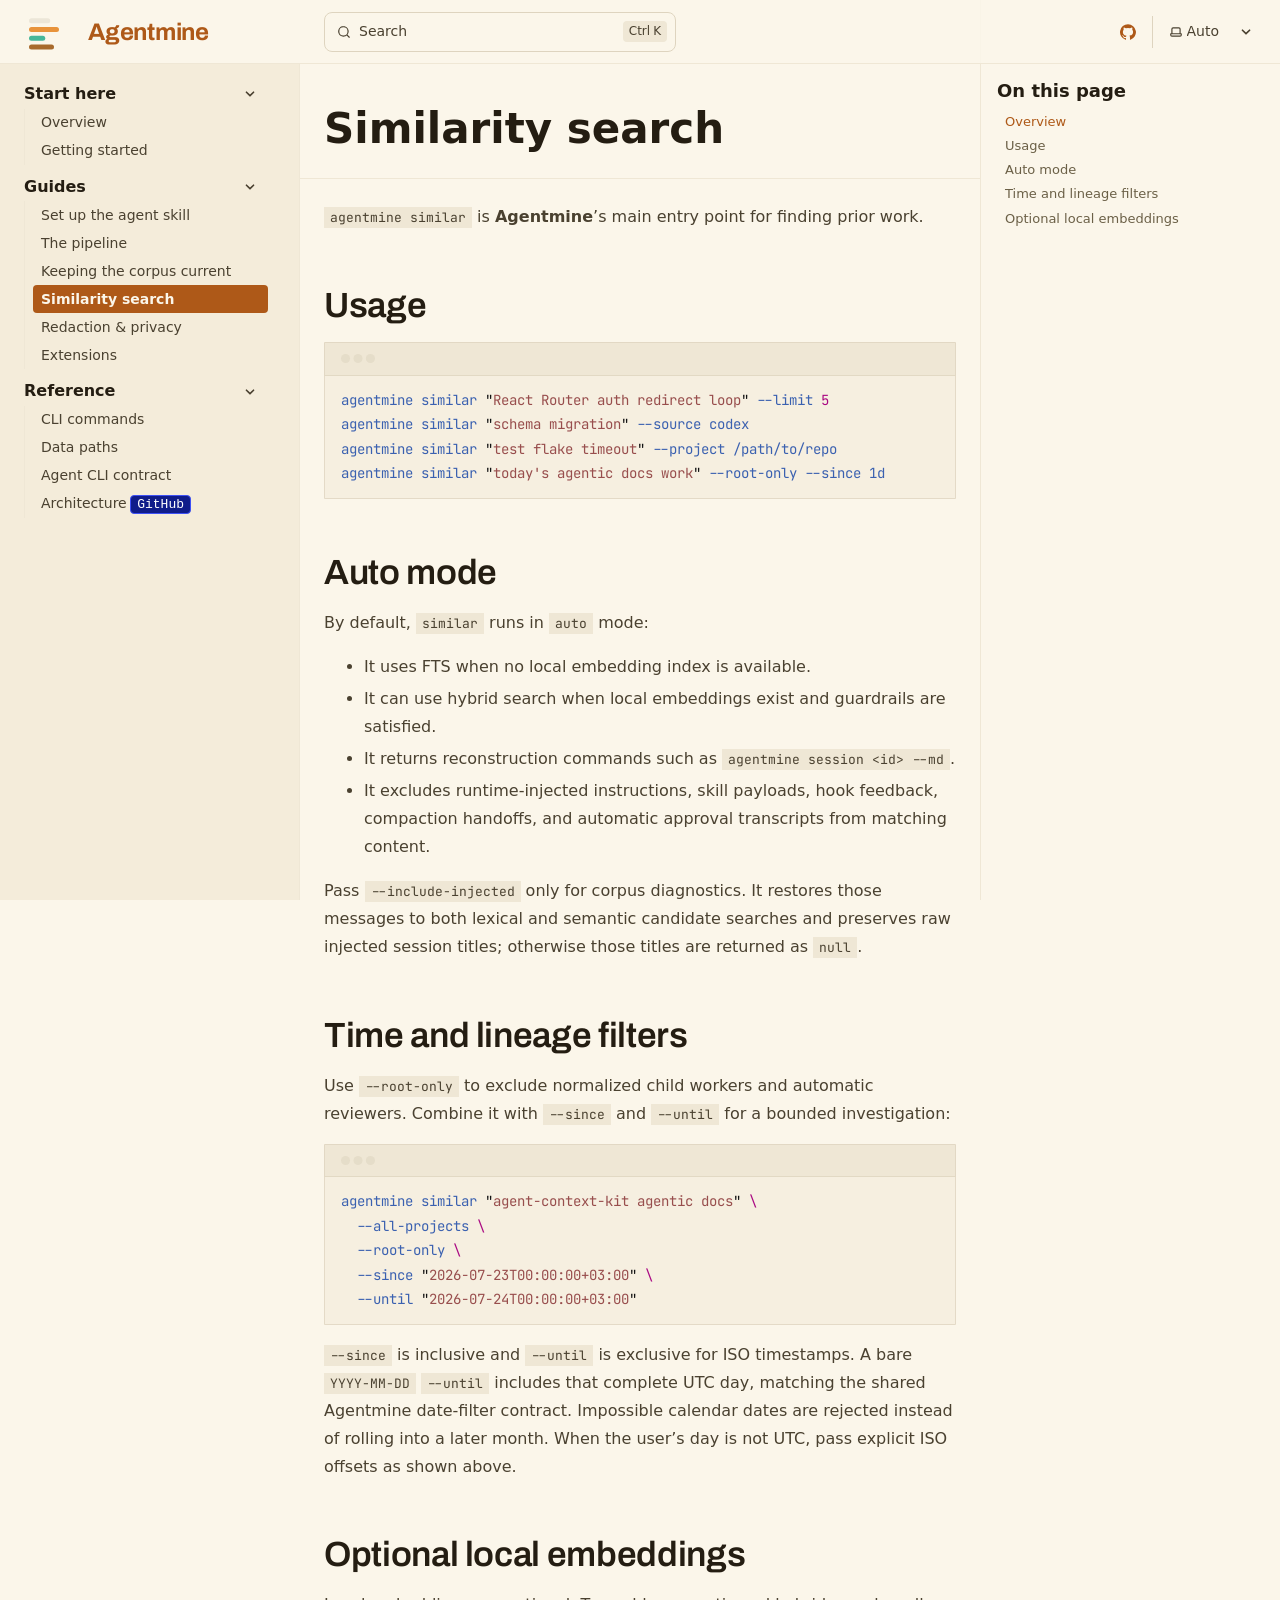
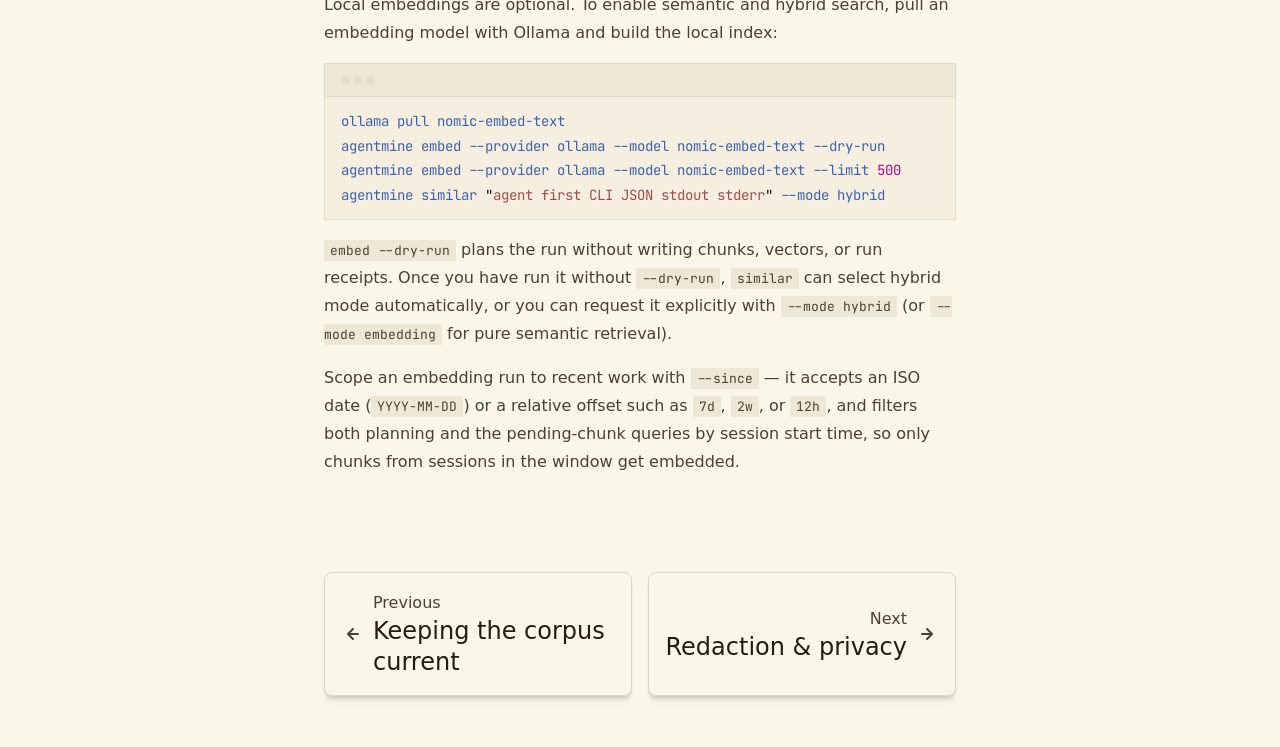
<file: guides/similarity-search/index.html>
<!DOCTYPE html><html lang="en" dir="ltr" data-theme="dark" data-has-toc data-has-sidebar class="astro-ugguf5mp"><head><meta charset="utf-8"/><meta name="viewport" content="width=device-width, initial-scale=1"/><title>Similarity search | Agentmine</title><link rel="canonical" href="https://agentmine.io/guides/similarity-search/"/><link rel="sitemap" href="/sitemap-index.xml"/><link rel="shortcut icon" href="/favicon.svg" type="image/svg+xml"/><meta name="generator" content="Astro v7.0.7"/><meta name="generator" content="Starlight v0.41.3"/><meta property="og:title" content="Similarity search"/><meta property="og:type" content="article"/><meta property="og:url" content="https://agentmine.io/guides/similarity-search/"/><meta property="og:locale" content="en"/><meta property="og:description" content="Find prior Agentmine sessions with agentmine similar, in FTS, hybrid, or embedding mode."/><meta property="og:site_name" content="Agentmine"/><meta name="description" content="Find prior Agentmine sessions with agentmine similar, in FTS, hybrid, or embedding mode."/><meta name="twitter:card" content="summary"/><script>
	window.StarlightThemeProvider = (() => {
		const storedTheme =
			typeof localStorage !== 'undefined' && localStorage.getItem('starlight-theme');
		const theme =
			storedTheme ||
			(window.matchMedia('(prefers-color-scheme: light)').matches ? 'light' : 'dark');
		document.documentElement.dataset.theme = theme === 'light' ? 'light' : 'dark';
		return {
			updatePickers(theme = storedTheme || 'auto') {
				document.querySelectorAll('starlight-theme-select').forEach((picker) => {
					const select = picker.querySelector('select');
					if (select) select.value = theme;
					/** @type {HTMLTemplateElement | null} */
					const tmpl = document.querySelector(`#theme-icons`);
					const newIcon = tmpl && tmpl.content.querySelector('.' + theme);
					if (newIcon) {
						const oldIcon = picker.querySelector('svg.label-icon');
						if (oldIcon) {
							oldIcon.replaceChildren(...newIcon.cloneNode(true).childNodes);
						}
					}
				});
			},
		};
	})();
</script><template id="theme-icons"><svg aria-hidden="true" class="light astro-2n77fmpg" width="16" height="16" viewBox="0 0 24 24" fill="currentColor" style="--sl-icon-size: 1em;"><path d="M5 12a1 1 0 0 0-1-1H3a1 1 0 0 0 0 2h1a1 1 0 0 0 1-1Zm.64 5-.71.71a1 1 0 0 0 0 1.41 1 1 0 0 0 1.41 0l.71-.71A1 1 0 0 0 5.64 17ZM12 5a1 1 0 0 0 1-1V3a1 1 0 0 0-2 0v1a1 1 0 0 0 1 1Zm5.66 2.34a1 1 0 0 0 .7-.29l.71-.71a1 1 0 1 0-1.41-1.41l-.66.71a1 1 0 0 0 0 1.41 1 1 0 0 0 .66.29Zm-12-.29a1 1 0 0 0 1.41 0 1 1 0 0 0 0-1.41l-.71-.71a1.004 1.004 0 1 0-1.43 1.41l.73.71ZM21 11h-1a1 1 0 0 0 0 2h1a1 1 0 0 0 0-2Zm-2.64 6A1 1 0 0 0 17 18.36l.71.71a1 1 0 0 0 1.41 0 1 1 0 0 0 0-1.41l-.76-.66ZM12 6.5a5.5 5.5 0 1 0 5.5 5.5A5.51 5.51 0 0 0 12 6.5Zm0 9a3.5 3.5 0 1 1 0-7 3.5 3.5 0 0 1 0 7Zm0 3.5a1 1 0 0 0-1 1v1a1 1 0 0 0 2 0v-1a1 1 0 0 0-1-1Z"/></svg><svg aria-hidden="true" class="dark astro-2n77fmpg" width="16" height="16" viewBox="0 0 24 24" fill="currentColor" style="--sl-icon-size: 1em;"><path d="M21.64 13a1 1 0 0 0-1.05-.14 8.049 8.049 0 0 1-3.37.73 8.15 8.15 0 0 1-8.14-8.1 8.59 8.59 0 0 1 .25-2A1 1 0 0 0 8 2.36a10.14 10.14 0 1 0 14 11.69 1 1 0 0 0-.36-1.05Zm-9.5 6.69A8.14 8.14 0 0 1 7.08 5.22v.27a10.15 10.15 0 0 0 10.14 10.14 9.784 9.784 0 0 0 2.1-.22 8.11 8.11 0 0 1-7.18 4.32v-.04Z"/></svg><svg aria-hidden="true" class="auto astro-2n77fmpg" width="16" height="16" viewBox="0 0 24 24" fill="currentColor" style="--sl-icon-size: 1em;"><path d="M21 14h-1V7a3 3 0 0 0-3-3H7a3 3 0 0 0-3 3v7H3a1 1 0 0 0-1 1v2a3 3 0 0 0 3 3h14a3 3 0 0 0 3-3v-2a1 1 0 0 0-1-1ZM6 7a1 1 0 0 1 1-1h10a1 1 0 0 1 1 1v7H6V7Zm14 10a1 1 0 0 1-1 1H5a1 1 0 0 1-1-1v-1h16v1Z"/></svg></template><link rel="stylesheet" href="/_astro/print.ehPL0gv-.css" media="print"><link rel="stylesheet" href="/_astro/logo.DCERnc3X.css"><link rel="stylesheet" href="/_astro/common.DhOi2vyx.css"><script type="module" src="/_astro/page.B2uBVZjk.js"></script></head><body class="astro-ugguf5mp"><a class="sl-skip-link astro-dtsrwjhn" href="#_top">Skip to content</a><div class="page sl-flex astro-4zjsuggn"><header class="header astro-4zjsuggn"><div class="header astro-l7w5bz2q"><div class="title-wrapper sl-flex astro-l7w5bz2q"><a href="/" class="site-title sl-flex astro-gkejzv7a"><img class="astro-gkejzv7a" alt src="/_astro/logo.BB5N1st_.svg" width="32" height="32"><span class="astro-gkejzv7a" translate="no">Agentmine</span></a></div><div class="sl-flex print:hidden astro-l7w5bz2q"><site-search class="astro-l7w5bz2q astro-u4pdr7sz" data-translations="{&quot;placeholder&quot;:&quot;Search&quot;}"><button data-open-modal disabled aria-label="Search" aria-keyshortcuts="Control+K" class="astro-u4pdr7sz"><svg aria-hidden="true" class="astro-u4pdr7sz astro-2n77fmpg" width="16" height="16" viewBox="0 0 24 24" fill="currentColor" style="--sl-icon-size: 1em;"><path d="M21.71 20.29 18 16.61A9 9 0 1 0 16.61 18l3.68 3.68a.999.999 0 0 0 1.42 0 1 1 0 0 0 0-1.39ZM11 18a7 7 0 1 1 0-14 7 7 0 0 1 0 14Z"/></svg><span class="sl-hidden md:sl-block astro-u4pdr7sz" aria-hidden="true">Search</span><kbd class="sl-hidden md:sl-flex astro-u4pdr7sz" style="display: none;"><kbd class="astro-u4pdr7sz">Ctrl</kbd><kbd class="astro-u4pdr7sz">K</kbd></kbd></button><dialog style="padding:0" aria-label="Search" class="astro-u4pdr7sz"><div class="dialog-frame sl-flex astro-u4pdr7sz"><button data-close-modal class="sl-flex md:sl-hidden astro-u4pdr7sz">Cancel</button><div class="search-container astro-u4pdr7sz"><div id="starlight__search" class="astro-u4pdr7sz"></div></div></div></dialog></site-search><script>
	(() => {
		const openBtn = document.querySelector('button[data-open-modal]');
		const shortcut = openBtn?.querySelector('kbd');
		if (!openBtn || !(shortcut instanceof HTMLElement)) return;
		const platformKey = shortcut.querySelector('kbd');
		if (platformKey && /(Mac|iPhone|iPod|iPad)/i.test(navigator.platform)) {
			platformKey.textContent = '⌘';
			openBtn.setAttribute('aria-keyshortcuts', 'Meta+K');
		}
		shortcut.style.display = '';
	})();
</script><script type="module" src="/_astro/Search.astro_astro_type_script_index_0_lang.vTFUHulS.js"></script></div><div class="sl-hidden md:sl-flex print:hidden right-group astro-l7w5bz2q"><div class="sl-flex social-icons astro-l7w5bz2q"><a href="https://github.com/baranovxyz/agentmine" rel="me" class="sl-flex astro-22d772mg"><span class="sr-only astro-22d772mg">GitHub</span><svg aria-hidden="true" class="astro-22d772mg astro-2n77fmpg" width="16" height="16" viewBox="0 0 24 24" fill="currentColor" style="--sl-icon-size: 1em;"><path d="M12 .3a12 12 0 0 0-3.8 23.38c.6.12.83-.26.83-.57L9 21.07c-3.34.72-4.04-1.61-4.04-1.61-.55-1.39-1.34-1.76-1.34-1.76-1.08-.74.09-.73.09-.73 1.2.09 1.83 1.24 1.83 1.24 1.08 1.83 2.81 1.3 3.5 1 .1-.78.42-1.31.76-1.61-2.67-.3-5.47-1.33-5.47-5.93 0-1.31.47-2.38 1.24-3.22-.14-.3-.54-1.52.1-3.18 0 0 1-.32 3.3 1.23a11.5 11.5 0 0 1 6 0c2.28-1.55 3.29-1.23 3.29-1.23.64 1.66.24 2.88.12 3.18a4.65 4.65 0 0 1 1.23 3.22c0 4.61-2.8 5.63-5.48 5.92.42.36.81 1.1.81 2.22l-.01 3.29c0 .31.2.69.82.57A12 12 0 0 0 12 .3Z"/></svg></a></div><starlight-theme-select><label style="--sl-select-width: 6.25em" class="astro-r52gv32v"><span class="sr-only astro-r52gv32v">Select theme</span><svg aria-hidden="true" class="icon label-icon astro-r52gv32v astro-2n77fmpg" width="16" height="16" viewBox="0 0 24 24" fill="currentColor" style="--sl-icon-size: 1em;"><path d="M21 14h-1V7a3 3 0 0 0-3-3H7a3 3 0 0 0-3 3v7H3a1 1 0 0 0-1 1v2a3 3 0 0 0 3 3h14a3 3 0 0 0 3-3v-2a1 1 0 0 0-1-1ZM6 7a1 1 0 0 1 1-1h10a1 1 0 0 1 1 1v7H6V7Zm14 10a1 1 0 0 1-1 1H5a1 1 0 0 1-1-1v-1h16v1Z"/></svg><select autocomplete="off" class="astro-r52gv32v"><option value="dark" class="astro-r52gv32v">Dark</option><option value="light" class="astro-r52gv32v">Light</option><option value="auto" selected class="astro-r52gv32v">Auto</option></select><svg aria-hidden="true" class="icon caret astro-r52gv32v astro-2n77fmpg" width="16" height="16" viewBox="0 0 24 24" fill="currentColor" style="--sl-icon-size: 1em;"><path d="M17 9.17a1 1 0 0 0-1.41 0L12 12.71 8.46 9.17a1 1 0 1 0-1.41 1.42l4.24 4.24a1.002 1.002 0 0 0 1.42 0L17 10.59a1.002 1.002 0 0 0 0-1.42Z"/></svg></label></starlight-theme-select><script>
	StarlightThemeProvider.updatePickers();
</script><script type="module">var e=`starlight-theme`,t=e=>e===`auto`||e===`dark`||e===`light`?e:`auto`,n=()=>t(typeof localStorage<`u`&&localStorage.getItem(e));function r(t){typeof localStorage<`u`&&localStorage.setItem(e,t===`light`||t===`dark`?t:``)}var i=()=>matchMedia(`(prefers-color-scheme: light)`).matches?`light`:`dark`;function a(e){StarlightThemeProvider.updatePickers(e),document.documentElement.dataset.theme=e===`auto`?i():e,r(e)}matchMedia(`(prefers-color-scheme: light)`).addEventListener(`change`,()=>{n()===`auto`&&a(`auto`)});var o=class extends HTMLElement{constructor(){super(),a(n()),this.querySelector(`select`)?.addEventListener(`change`,e=>{e.currentTarget instanceof HTMLSelectElement&&a(t(e.currentTarget.value))})}};customElements.define(`starlight-theme-select`,o);</script><script type="module">var e=class extends HTMLElement{constructor(){super();let e=this.querySelector(`select`);e&&(e.addEventListener(`change`,e=>{e.currentTarget instanceof HTMLSelectElement&&(window.location.pathname=e.currentTarget.value)}),window.addEventListener(`pageshow`,t=>{if(!t.persisted)return;let n=e.querySelector(`option[selected]`)?.index;n!==e.selectedIndex&&(e.selectedIndex=n??0)}))}};customElements.define(`starlight-lang-select`,e);</script></div></div></header><nav class="sidebar print:hidden astro-4zjsuggn" aria-label="Main"><starlight-menu-button class="print:hidden astro-yfmyhhdp"><button aria-expanded="false" aria-label="Menu" aria-controls="starlight__sidebar" class="sl-flex md:sl-hidden astro-yfmyhhdp"><svg aria-hidden="true" class="open-menu astro-yfmyhhdp astro-2n77fmpg" width="16" height="16" viewBox="0 0 24 24" fill="currentColor" style="--sl-icon-size: 1em;"><path d="M3 8h18a1 1 0 1 0 0-2H3a1 1 0 0 0 0 2Zm18 8H3a1 1 0 0 0 0 2h18a1 1 0 0 0 0-2Zm0-5H3a1 1 0 0 0 0 2h18a1 1 0 0 0 0-2Z"/></svg><svg aria-hidden="true" class="close-menu astro-yfmyhhdp astro-2n77fmpg" width="16" height="16" viewBox="0 0 24 24" fill="currentColor" style="--sl-icon-size: 1em;"><path d="m13.41 12 6.3-6.29a1.004 1.004 0 1 0-1.42-1.42L12 10.59l-6.29-6.3a1.004 1.004 0 0 0-1.42 1.42l6.3 6.29-6.3 6.29a1 1 0 0 0 0 1.42.998.998 0 0 0 1.42 0l6.29-6.3 6.29 6.3a.999.999 0 0 0 1.42 0 1 1 0 0 0 0-1.42L13.41 12Z"/></svg></button></starlight-menu-button><script type="module">var e=class extends HTMLElement{btn=this.querySelector(`button`);constructor(){super(),this.btn.addEventListener(`click`,()=>this.toggleExpanded());let e=this.closest(`nav`);e&&e.addEventListener(`keyup`,e=>this.closeOnEscape(e)),matchMedia(`(min-width: 50em)`).addEventListener(`change`,()=>this.setExpanded(!1))}setExpanded(e){this.setAttribute(`aria-expanded`,String(e)),document.body.toggleAttribute(`data-mobile-menu-expanded`,e),document.querySelectorAll(`.main-frame, .sl-skip-link`).forEach(t=>{t.toggleAttribute(`inert`,e)})}toggleExpanded(){this.setExpanded(this.getAttribute(`aria-expanded`)!==`true`)}closeOnEscape(e){e.code===`Escape`&&(this.setExpanded(!1),this.btn.focus())}};customElements.define(`starlight-menu-button`,e);</script><div id="starlight__sidebar" class="sidebar-pane astro-4zjsuggn"><div class="sidebar-content sl-flex astro-4zjsuggn"><sl-sidebar-state-persist data-hash="1wjoro8" class="astro-hbzgbvl3"><script aria-hidden="true">
		(() => {
			try {
				if (!matchMedia('(min-width: 50em)').matches) return;
				/** @type {HTMLElement | null} */
				const target = document.querySelector('sl-sidebar-state-persist');
				const state = JSON.parse(sessionStorage.getItem('sl-sidebar-state') || '0');
				if (!target || !state || target.dataset.hash !== state.hash) return;
				window._starlightScrollRestore = state.scroll;
				customElements.define(
					'sl-sidebar-restore',
					class SidebarRestore extends HTMLElement {
						connectedCallback() {
							try {
								const idx = parseInt(this.dataset.index || '');
								const details = this.closest('details');
								if (details && typeof state.open[idx] === 'boolean') details.open = state.open[idx];
							} catch {}
						}
					}
				);
			} catch {}
		})();
	</script><ul class="top-level astro-stkmykjn"><li class="astro-stkmykjn"><details open class="astro-stkmykjn"><summary class="astro-stkmykjn"><span class="group-label astro-stkmykjn"><span class="large astro-stkmykjn">Start here</span></span><svg aria-hidden="true" class="caret astro-stkmykjn astro-2n77fmpg" width="16" height="16" viewBox="0 0 24 24" fill="currentColor" style="--sl-icon-size: 1.25rem;"><path d="m14.83 11.29-4.24-4.24a1 1 0 1 0-1.42 1.41L12.71 12l-3.54 3.54a1 1 0 0 0 0 1.41 1 1 0 0 0 .71.29 1 1 0 0 0 .71-.29l4.24-4.24a1.002 1.002 0 0 0 0-1.42Z"/></svg></summary><sl-sidebar-restore data-index="0"></sl-sidebar-restore><ul class="astro-stkmykjn"><li class="astro-stkmykjn"><a href="/overview/" class="astro-stkmykjn"><span class="astro-stkmykjn">Overview</span></a></li><li class="astro-stkmykjn"><a href="/getting-started/" class="astro-stkmykjn"><span class="astro-stkmykjn">Getting started</span></a></li></ul></details></li><li class="astro-stkmykjn"><details open class="astro-stkmykjn"><summary class="astro-stkmykjn"><span class="group-label astro-stkmykjn"><span class="large astro-stkmykjn">Guides</span></span><svg aria-hidden="true" class="caret astro-stkmykjn astro-2n77fmpg" width="16" height="16" viewBox="0 0 24 24" fill="currentColor" style="--sl-icon-size: 1.25rem;"><path d="m14.83 11.29-4.24-4.24a1 1 0 1 0-1.42 1.41L12.71 12l-3.54 3.54a1 1 0 0 0 0 1.41 1 1 0 0 0 .71.29 1 1 0 0 0 .71-.29l4.24-4.24a1.002 1.002 0 0 0 0-1.42Z"/></svg></summary><sl-sidebar-restore data-index="1"></sl-sidebar-restore><ul class="astro-stkmykjn"><li class="astro-stkmykjn"><a href="/guides/agent-skill/" class="astro-stkmykjn"><span class="astro-stkmykjn">Set up the agent skill</span></a></li><li class="astro-stkmykjn"><a href="/guides/pipeline/" class="astro-stkmykjn"><span class="astro-stkmykjn">The pipeline</span></a></li><li class="astro-stkmykjn"><a href="/guides/daemon/" class="astro-stkmykjn"><span class="astro-stkmykjn">Keeping the corpus current</span></a></li><li class="astro-stkmykjn"><a href="/guides/similarity-search/" aria-current="page" class="astro-stkmykjn"><span class="astro-stkmykjn">Similarity search</span></a></li><li class="astro-stkmykjn"><a href="/guides/redaction/" class="astro-stkmykjn"><span class="astro-stkmykjn">Redaction &amp; privacy</span></a></li><li class="astro-stkmykjn"><a href="/guides/extensions/" class="astro-stkmykjn"><span class="astro-stkmykjn">Extensions</span></a></li></ul></details></li><li class="astro-stkmykjn"><details open class="astro-stkmykjn"><summary class="astro-stkmykjn"><span class="group-label astro-stkmykjn"><span class="large astro-stkmykjn">Reference</span></span><svg aria-hidden="true" class="caret astro-stkmykjn astro-2n77fmpg" width="16" height="16" viewBox="0 0 24 24" fill="currentColor" style="--sl-icon-size: 1.25rem;"><path d="m14.83 11.29-4.24-4.24a1 1 0 1 0-1.42 1.41L12.71 12l-3.54 3.54a1 1 0 0 0 0 1.41 1 1 0 0 0 .71.29 1 1 0 0 0 .71-.29l4.24-4.24a1.002 1.002 0 0 0 0-1.42Z"/></svg></summary><sl-sidebar-restore data-index="2"></sl-sidebar-restore><ul class="astro-stkmykjn"><li class="astro-stkmykjn"><a href="/reference/cli/" class="astro-stkmykjn"><span class="astro-stkmykjn">CLI commands</span></a></li><li class="astro-stkmykjn"><a href="/reference/data-paths/" class="astro-stkmykjn"><span class="astro-stkmykjn">Data paths</span></a></li><li class="astro-stkmykjn"><a href="/reference/agent-contract/" class="astro-stkmykjn"><span class="astro-stkmykjn">Agent CLI contract</span></a></li><li class="astro-stkmykjn"><a href="https://github.com/baranovxyz/agentmine/blob/main/ARCHITECTURE.md" class="astro-stkmykjn" target="_blank" rel="noopener"><span class="astro-stkmykjn">Architecture</span><span class="sl-badge note small  astro-stkmykjn astro-cd2z47hi">GitHub</span></a></li></ul></details></li></ul><script aria-hidden="true">
		(() => {
			const scroller = document.getElementById('starlight__sidebar');
			if (!window._starlightScrollRestore || !scroller) return;
			scroller.scrollTop = window._starlightScrollRestore;
			delete window._starlightScrollRestore;
		})();
	</script></sl-sidebar-state-persist><div class="md:sl-hidden"><div class="mobile-preferences sl-flex astro-5wdrtqyo"><div class="social-icons astro-5wdrtqyo"><a href="https://github.com/baranovxyz/agentmine" rel="me" class="sl-flex astro-22d772mg"><span class="sr-only astro-22d772mg">GitHub</span><svg aria-hidden="true" class="astro-22d772mg astro-2n77fmpg" width="16" height="16" viewBox="0 0 24 24" fill="currentColor" style="--sl-icon-size: 1em;"><path d="M12 .3a12 12 0 0 0-3.8 23.38c.6.12.83-.26.83-.57L9 21.07c-3.34.72-4.04-1.61-4.04-1.61-.55-1.39-1.34-1.76-1.34-1.76-1.08-.74.09-.73.09-.73 1.2.09 1.83 1.24 1.83 1.24 1.08 1.83 2.81 1.3 3.5 1 .1-.78.42-1.31.76-1.61-2.67-.3-5.47-1.33-5.47-5.93 0-1.31.47-2.38 1.24-3.22-.14-.3-.54-1.52.1-3.18 0 0 1-.32 3.3 1.23a11.5 11.5 0 0 1 6 0c2.28-1.55 3.29-1.23 3.29-1.23.64 1.66.24 2.88.12 3.18a4.65 4.65 0 0 1 1.23 3.22c0 4.61-2.8 5.63-5.48 5.92.42.36.81 1.1.81 2.22l-.01 3.29c0 .31.2.69.82.57A12 12 0 0 0 12 .3Z"/></svg></a></div><starlight-theme-select><label style="--sl-select-width: 6.25em" class="astro-r52gv32v"><span class="sr-only astro-r52gv32v">Select theme</span><svg aria-hidden="true" class="icon label-icon astro-r52gv32v astro-2n77fmpg" width="16" height="16" viewBox="0 0 24 24" fill="currentColor" style="--sl-icon-size: 1em;"><path d="M21 14h-1V7a3 3 0 0 0-3-3H7a3 3 0 0 0-3 3v7H3a1 1 0 0 0-1 1v2a3 3 0 0 0 3 3h14a3 3 0 0 0 3-3v-2a1 1 0 0 0-1-1ZM6 7a1 1 0 0 1 1-1h10a1 1 0 0 1 1 1v7H6V7Zm14 10a1 1 0 0 1-1 1H5a1 1 0 0 1-1-1v-1h16v1Z"/></svg><select autocomplete="off" class="astro-r52gv32v"><option value="dark" class="astro-r52gv32v">Dark</option><option value="light" class="astro-r52gv32v">Light</option><option value="auto" selected class="astro-r52gv32v">Auto</option></select><svg aria-hidden="true" class="icon caret astro-r52gv32v astro-2n77fmpg" width="16" height="16" viewBox="0 0 24 24" fill="currentColor" style="--sl-icon-size: 1em;"><path d="M17 9.17a1 1 0 0 0-1.41 0L12 12.71 8.46 9.17a1 1 0 1 0-1.41 1.42l4.24 4.24a1.002 1.002 0 0 0 1.42 0L17 10.59a1.002 1.002 0 0 0 0-1.42Z"/></svg></label></starlight-theme-select><script>
	StarlightThemeProvider.updatePickers();
</script></div></div></div></div></nav><div class="main-frame astro-4zjsuggn"><script type="module">var e=document.getElementById(`starlight__sidebar`),t=e?.querySelector(`sl-sidebar-state-persist`),n=`sl-sidebar-state`,r=()=>{let r=[],i=t?.dataset.hash||``;try{let e=sessionStorage.getItem(n),t=JSON.parse(e||`{}`);Array.isArray(t.open)&&t.hash===i&&(r=t.open)}catch{}return{hash:i,open:r,scroll:e?.scrollTop||0}},i=e=>{try{sessionStorage.setItem(n,JSON.stringify(e))}catch{}},a=()=>i(r()),o=(e,t)=>{let n=r();n.open[t]=e,i(n)};t?.addEventListener(`click`,e=>{if(!(e.target instanceof Element))return;let t=e.target.closest(`summary`)?.closest(`details`);if(!t)return;let n=t.querySelector(`sl-sidebar-restore`),r=parseInt(n?.dataset.index||``);isNaN(r)||o(!t.open,r)}),addEventListener(`visibilitychange`,()=>{document.visibilityState===`hidden`&&a()}),addEventListener(`pageHide`,a);</script><div class="lg:sl-flex astro-bfwiu6nc"><aside class="right-sidebar-container print:hidden astro-bfwiu6nc"><div class="right-sidebar astro-bfwiu6nc"><div class="lg:sl-hidden astro-kuhoonjo"><mobile-starlight-toc data-min-h="2" data-max-h="3" class="astro-qftdlbyx"><nav aria-labelledby="starlight__on-this-page--mobile" class="astro-qftdlbyx"><details id="starlight__mobile-toc" class="astro-qftdlbyx"><summary id="starlight__on-this-page--mobile" class="sl-flex astro-qftdlbyx"><span class="toggle sl-flex astro-qftdlbyx">On this page<svg aria-hidden="true" class="caret astro-qftdlbyx astro-2n77fmpg" width="16" height="16" viewBox="0 0 24 24" fill="currentColor" style="--sl-icon-size: 1rem;"><path d="m14.83 11.29-4.24-4.24a1 1 0 1 0-1.42 1.41L12.71 12l-3.54 3.54a1 1 0 0 0 0 1.41 1 1 0 0 0 .71.29 1 1 0 0 0 .71-.29l4.24-4.24a1.002 1.002 0 0 0 0-1.42Z"/></svg></span><span class="display-current astro-qftdlbyx"></span></summary><div class="dropdown astro-qftdlbyx"><ul class="isMobile astro-k4ielstj" style="--depth: 0;"><li style="--depth: 0;" class="astro-k4ielstj"><a href="#_top" style="--depth: 0;" class="astro-k4ielstj"><span style="--depth: 0;" class="astro-k4ielstj">Overview</span></a></li><li style="--depth: 0;" class="astro-k4ielstj"><a href="#usage" style="--depth: 0;" class="astro-k4ielstj"><span style="--depth: 0;" class="astro-k4ielstj">Usage</span></a></li><li style="--depth: 0;" class="astro-k4ielstj"><a href="#auto-mode" style="--depth: 0;" class="astro-k4ielstj"><span style="--depth: 0;" class="astro-k4ielstj">Auto mode</span></a></li><li style="--depth: 0;" class="astro-k4ielstj"><a href="#time-and-lineage-filters" style="--depth: 0;" class="astro-k4ielstj"><span style="--depth: 0;" class="astro-k4ielstj">Time and lineage filters</span></a></li><li style="--depth: 0;" class="astro-k4ielstj"><a href="#optional-local-embeddings" style="--depth: 0;" class="astro-k4ielstj"><span style="--depth: 0;" class="astro-k4ielstj">Optional local embeddings</span></a></li></ul></div></details></nav></mobile-starlight-toc><script type="module" src="/_astro/MobileTableOfContents.astro_astro_type_script_index_0_lang.BcSo_yiZ.js"></script></div><div class="right-sidebar-panel sl-hidden lg:sl-block astro-kuhoonjo"><div class="sl-container astro-kuhoonjo"><starlight-toc data-min-h="2" data-max-h="3"><nav aria-labelledby="starlight__on-this-page"><h2 id="starlight__on-this-page">On this page</h2><ul class="astro-k4ielstj" style="--depth: 0;"><li style="--depth: 0;" class="astro-k4ielstj"><a href="#_top" style="--depth: 0;" class="astro-k4ielstj"><span style="--depth: 0;" class="astro-k4ielstj">Overview</span></a></li><li style="--depth: 0;" class="astro-k4ielstj"><a href="#usage" style="--depth: 0;" class="astro-k4ielstj"><span style="--depth: 0;" class="astro-k4ielstj">Usage</span></a></li><li style="--depth: 0;" class="astro-k4ielstj"><a href="#auto-mode" style="--depth: 0;" class="astro-k4ielstj"><span style="--depth: 0;" class="astro-k4ielstj">Auto mode</span></a></li><li style="--depth: 0;" class="astro-k4ielstj"><a href="#time-and-lineage-filters" style="--depth: 0;" class="astro-k4ielstj"><span style="--depth: 0;" class="astro-k4ielstj">Time and lineage filters</span></a></li><li style="--depth: 0;" class="astro-k4ielstj"><a href="#optional-local-embeddings" style="--depth: 0;" class="astro-k4ielstj"><span style="--depth: 0;" class="astro-k4ielstj">Optional local embeddings</span></a></li></ul></nav></starlight-toc><script type="module" src="/_astro/TableOfContents.astro_astro_type_script_index_0_lang.Csloo1VZ.js"></script></div></div></div></aside><div class="main-pane astro-bfwiu6nc"><main data-pagefind-body class="astro-ugguf5mp" lang="en" dir="ltr"><div class="content-panel astro-vr5htdco"><div class="sl-container astro-vr5htdco"><h1 id="_top" class="astro-ox4kf7dl">Similarity search</h1></div></div><div class="content-panel astro-vr5htdco"><div class="sl-container astro-vr5htdco"><div class="sl-markdown-content"><p><code>agentmine similar</code> is <strong>Agentmine</strong>’s main entry point for finding prior work.</p>
<h2 id="usage">Usage</h2>
<div class="expressive-code"><link rel="stylesheet" href="/_astro/ec.v4551.css"><script type="module" src="/_astro/ec.0vx5m.js"></script><figure class="frame is-terminal not-content"><figcaption class="header"><span class="title"></span><span class="sr-only">Terminal window</span></figcaption><pre data-language="bash"><code><div class="ec-line"><div class="code"><span style="--0:#82AAFF;--1:#3B61B0">agentmine</span><span style="--0:#D6DEEB;--1:#403F53"> </span><span style="--0:#ECC48D;--1:#3B61B0">similar</span><span style="--0:#D6DEEB;--1:#403F53"> </span><span style="--0:#D9F5DD;--1:#111111">"</span><span style="--0:#ECC48D;--1:#984E4D">React Router auth redirect loop</span><span style="--0:#D9F5DD;--1:#111111">"</span><span style="--0:#D6DEEB;--1:#403F53"> </span><span style="--0:#82AAFF;--1:#3B61B0">--limit</span><span style="--0:#D6DEEB;--1:#403F53"> </span><span style="--0:#F78C6C;--1:#AA0982">5</span></div></div><div class="ec-line"><div class="code"><span style="--0:#82AAFF;--1:#3B61B0">agentmine</span><span style="--0:#D6DEEB;--1:#403F53"> </span><span style="--0:#ECC48D;--1:#3B61B0">similar</span><span style="--0:#D6DEEB;--1:#403F53"> </span><span style="--0:#D9F5DD;--1:#111111">"</span><span style="--0:#ECC48D;--1:#984E4D">schema migration</span><span style="--0:#D9F5DD;--1:#111111">"</span><span style="--0:#D6DEEB;--1:#403F53"> </span><span style="--0:#82AAFF;--1:#3B61B0">--source</span><span style="--0:#D6DEEB;--1:#403F53"> </span><span style="--0:#ECC48D;--1:#3B61B0">codex</span></div></div><div class="ec-line"><div class="code"><span style="--0:#82AAFF;--1:#3B61B0">agentmine</span><span style="--0:#D6DEEB;--1:#403F53"> </span><span style="--0:#ECC48D;--1:#3B61B0">similar</span><span style="--0:#D6DEEB;--1:#403F53"> </span><span style="--0:#D9F5DD;--1:#111111">"</span><span style="--0:#ECC48D;--1:#984E4D">test flake timeout</span><span style="--0:#D9F5DD;--1:#111111">"</span><span style="--0:#D6DEEB;--1:#403F53"> </span><span style="--0:#82AAFF;--1:#3B61B0">--project</span><span style="--0:#D6DEEB;--1:#403F53"> </span><span style="--0:#ECC48D;--1:#3B61B0">/path/to/repo</span></div></div><div class="ec-line"><div class="code"><span style="--0:#82AAFF;--1:#3B61B0">agentmine</span><span style="--0:#D6DEEB;--1:#403F53"> </span><span style="--0:#ECC48D;--1:#3B61B0">similar</span><span style="--0:#D6DEEB;--1:#403F53"> </span><span style="--0:#D9F5DD;--1:#111111">"</span><span style="--0:#ECC48D;--1:#984E4D">today's agentic docs work</span><span style="--0:#D9F5DD;--1:#111111">"</span><span style="--0:#D6DEEB;--1:#403F53"> </span><span style="--0:#82AAFF;--1:#3B61B0">--root-only</span><span style="--0:#D6DEEB;--1:#403F53"> </span><span style="--0:#82AAFF;--1:#3B61B0">--since</span><span style="--0:#D6DEEB;--1:#403F53"> </span><span style="--0:#ECC48D;--1:#3B61B0">1d</span></div></div></code></pre><div class="copy"><div aria-live="polite"></div><button title="Copy to clipboard" data-copied="Copied!" data-code="agentmine similar &#x22;React Router auth redirect loop&#x22; --limit 5agentmine similar &#x22;schema migration&#x22; --source codexagentmine similar &#x22;test flake timeout&#x22; --project /path/to/repoagentmine similar &#x22;today&#x27;s agentic docs work&#x22; --root-only --since 1d"><div></div></button></div></figure></div>
<h2 id="auto-mode">Auto mode</h2>
<p>By default, <code>similar</code> runs in <code>auto</code> mode:</p>
<ul>
<li>It uses FTS when no local embedding index is available.</li>
<li>It can use hybrid search when local embeddings exist and guardrails are satisfied.</li>
<li>It returns reconstruction commands such as <code>agentmine session &#x3C;id> --md</code>.</li>
<li>It excludes runtime-injected instructions, skill payloads, hook feedback, compaction handoffs,
and automatic approval transcripts from matching content.</li>
</ul>
<p>Pass <code>--include-injected</code> only for corpus diagnostics. It restores those messages to both lexical
and semantic candidate searches and preserves raw injected session titles; otherwise those titles
are returned as <code>null</code>.</p>
<h2 id="time-and-lineage-filters">Time and lineage filters</h2>
<p>Use <code>--root-only</code> to exclude normalized child workers and automatic reviewers. Combine it with
<code>--since</code> and <code>--until</code> for a bounded investigation:</p>
<div class="expressive-code"><figure class="frame is-terminal not-content"><figcaption class="header"><span class="title"></span><span class="sr-only">Terminal window</span></figcaption><pre data-language="bash"><code><div class="ec-line"><div class="code"><span style="--0:#82AAFF;--1:#3B61B0">agentmine</span><span style="--0:#D6DEEB;--1:#403F53"> </span><span style="--0:#ECC48D;--1:#3B61B0">similar</span><span style="--0:#D6DEEB;--1:#403F53"> </span><span style="--0:#D9F5DD;--1:#111111">"</span><span style="--0:#ECC48D;--1:#984E4D">agent-context-kit agentic docs</span><span style="--0:#D9F5DD;--1:#111111">"</span><span style="--0:#D6DEEB;--1:#403F53"> </span><span style="--0:#F78C6C;--1:#AA0982">\</span></div></div><div class="ec-line"><div class="code"><span class="indent">  </span><span style="--0:#82AAFF;--1:#3B61B0">--all-projects</span><span style="--0:#D6DEEB;--1:#403F53"> </span><span style="--0:#F78C6C;--1:#AA0982">\</span></div></div><div class="ec-line"><div class="code"><span class="indent">  </span><span style="--0:#82AAFF;--1:#3B61B0">--root-only</span><span style="--0:#D6DEEB;--1:#403F53"> </span><span style="--0:#F78C6C;--1:#AA0982">\</span></div></div><div class="ec-line"><div class="code"><span class="indent">  </span><span style="--0:#82AAFF;--1:#3B61B0">--since</span><span style="--0:#D6DEEB;--1:#403F53"> </span><span style="--0:#D9F5DD;--1:#111111">"</span><span style="--0:#ECC48D;--1:#984E4D">2026-07-23T00:00:00+03:00</span><span style="--0:#D9F5DD;--1:#111111">"</span><span style="--0:#D6DEEB;--1:#403F53"> </span><span style="--0:#F78C6C;--1:#AA0982">\</span></div></div><div class="ec-line"><div class="code"><span class="indent">  </span><span style="--0:#82AAFF;--1:#3B61B0">--until</span><span style="--0:#D6DEEB;--1:#403F53"> </span><span style="--0:#D9F5DD;--1:#111111">"</span><span style="--0:#ECC48D;--1:#984E4D">2026-07-24T00:00:00+03:00</span><span style="--0:#D9F5DD;--1:#111111">"</span></div></div></code></pre><div class="copy"><div aria-live="polite"></div><button title="Copy to clipboard" data-copied="Copied!" data-code="agentmine similar &#x22;agent-context-kit agentic docs&#x22; \  --all-projects \  --root-only \  --since &#x22;2026-07-23T00:00:00+03:00&#x22; \  --until &#x22;2026-07-24T00:00:00+03:00&#x22;"><div></div></button></div></figure></div>
<p><code>--since</code> is inclusive and <code>--until</code> is exclusive for ISO timestamps. A bare <code>YYYY-MM-DD</code>
<code>--until</code> includes that complete UTC day, matching the shared Agentmine date-filter contract.
Impossible calendar dates are rejected instead of rolling into a later month. When the user’s day
is not UTC, pass explicit ISO offsets as shown above.</p>
<h2 id="optional-local-embeddings">Optional local embeddings</h2>
<p>Local embeddings are optional. To enable semantic and hybrid search, pull an embedding model with
Ollama and build the local index:</p>
<div class="expressive-code"><figure class="frame is-terminal not-content"><figcaption class="header"><span class="title"></span><span class="sr-only">Terminal window</span></figcaption><pre data-language="bash"><code><div class="ec-line"><div class="code"><span style="--0:#82AAFF;--1:#3B61B0">ollama</span><span style="--0:#D6DEEB;--1:#403F53"> </span><span style="--0:#ECC48D;--1:#3B61B0">pull</span><span style="--0:#D6DEEB;--1:#403F53"> </span><span style="--0:#ECC48D;--1:#3B61B0">nomic-embed-text</span></div></div><div class="ec-line"><div class="code"><span style="--0:#82AAFF;--1:#3B61B0">agentmine</span><span style="--0:#D6DEEB;--1:#403F53"> </span><span style="--0:#ECC48D;--1:#3B61B0">embed</span><span style="--0:#D6DEEB;--1:#403F53"> </span><span style="--0:#82AAFF;--1:#3B61B0">--provider</span><span style="--0:#D6DEEB;--1:#403F53"> </span><span style="--0:#ECC48D;--1:#3B61B0">ollama</span><span style="--0:#D6DEEB;--1:#403F53"> </span><span style="--0:#82AAFF;--1:#3B61B0">--model</span><span style="--0:#D6DEEB;--1:#403F53"> </span><span style="--0:#ECC48D;--1:#3B61B0">nomic-embed-text</span><span style="--0:#D6DEEB;--1:#403F53"> </span><span style="--0:#82AAFF;--1:#3B61B0">--dry-run</span></div></div><div class="ec-line"><div class="code"><span style="--0:#82AAFF;--1:#3B61B0">agentmine</span><span style="--0:#D6DEEB;--1:#403F53"> </span><span style="--0:#ECC48D;--1:#3B61B0">embed</span><span style="--0:#D6DEEB;--1:#403F53"> </span><span style="--0:#82AAFF;--1:#3B61B0">--provider</span><span style="--0:#D6DEEB;--1:#403F53"> </span><span style="--0:#ECC48D;--1:#3B61B0">ollama</span><span style="--0:#D6DEEB;--1:#403F53"> </span><span style="--0:#82AAFF;--1:#3B61B0">--model</span><span style="--0:#D6DEEB;--1:#403F53"> </span><span style="--0:#ECC48D;--1:#3B61B0">nomic-embed-text</span><span style="--0:#D6DEEB;--1:#403F53"> </span><span style="--0:#82AAFF;--1:#3B61B0">--limit</span><span style="--0:#D6DEEB;--1:#403F53"> </span><span style="--0:#F78C6C;--1:#AA0982">500</span></div></div><div class="ec-line"><div class="code"><span style="--0:#82AAFF;--1:#3B61B0">agentmine</span><span style="--0:#D6DEEB;--1:#403F53"> </span><span style="--0:#ECC48D;--1:#3B61B0">similar</span><span style="--0:#D6DEEB;--1:#403F53"> </span><span style="--0:#D9F5DD;--1:#111111">"</span><span style="--0:#ECC48D;--1:#984E4D">agent first CLI JSON stdout stderr</span><span style="--0:#D9F5DD;--1:#111111">"</span><span style="--0:#D6DEEB;--1:#403F53"> </span><span style="--0:#82AAFF;--1:#3B61B0">--mode</span><span style="--0:#D6DEEB;--1:#403F53"> </span><span style="--0:#ECC48D;--1:#3B61B0">hybrid</span></div></div></code></pre><div class="copy"><div aria-live="polite"></div><button title="Copy to clipboard" data-copied="Copied!" data-code="ollama pull nomic-embed-textagentmine embed --provider ollama --model nomic-embed-text --dry-runagentmine embed --provider ollama --model nomic-embed-text --limit 500agentmine similar &#x22;agent first CLI JSON stdout stderr&#x22; --mode hybrid"><div></div></button></div></figure></div>
<p><code>embed --dry-run</code> plans the run without writing chunks, vectors, or run receipts. Once you have
run it without <code>--dry-run</code>, <code>similar</code> can select hybrid mode automatically, or you can request it
explicitly with <code>--mode hybrid</code> (or <code>--mode embedding</code> for pure semantic retrieval).</p>
<p>Scope an embedding run to recent work with <code>--since</code> — it accepts an ISO date (<code>YYYY-MM-DD</code>) or a
relative offset such as <code>7d</code>, <code>2w</code>, or <code>12h</code>, and filters both planning and the pending-chunk
queries by session start time, so only chunks from sessions in the window get embedded.</p></div><footer class="sl-flex astro-g4usx53u"><div class="meta sl-flex astro-g4usx53u"></div><div class="pagination-links print:hidden astro-ax6gxqbm" dir="ltr"><a href="/guides/daemon/" rel="prev" class="astro-ax6gxqbm"><svg aria-hidden="true" class="astro-ax6gxqbm astro-2n77fmpg" width="16" height="16" viewBox="0 0 24 24" fill="currentColor" style="--sl-icon-size: 1.5rem;"><path d="M17 11H9.41l3.3-3.29a1.004 1.004 0 1 0-1.42-1.42l-5 5a1 1 0 0 0-.21.33 1 1 0 0 0 0 .76 1 1 0 0 0 .21.33l5 5a1.002 1.002 0 0 0 1.639-.325 1 1 0 0 0-.219-1.095L9.41 13H17a1 1 0 0 0 0-2Z"/></svg><span class="astro-ax6gxqbm">Previous<br class="astro-ax6gxqbm"><span class="link-title astro-ax6gxqbm">Keeping the corpus current</span></span></a><a href="/guides/redaction/" rel="next" class="astro-ax6gxqbm"><svg aria-hidden="true" class="astro-ax6gxqbm astro-2n77fmpg" width="16" height="16" viewBox="0 0 24 24" fill="currentColor" style="--sl-icon-size: 1.5rem;"><path d="M17.92 11.62a1.001 1.001 0 0 0-.21-.33l-5-5a1.003 1.003 0 1 0-1.42 1.42l3.3 3.29H7a1 1 0 0 0 0 2h7.59l-3.3 3.29a1.002 1.002 0 0 0 .325 1.639 1 1 0 0 0 1.095-.219l5-5a1 1 0 0 0 .21-.33 1 1 0 0 0 0-.76Z"/></svg><span class="astro-ax6gxqbm">Next<br class="astro-ax6gxqbm"><span class="link-title astro-ax6gxqbm">Redaction &amp; privacy</span></span></a></div></footer></div></div></main></div></div></div></div></body></html>
</file>
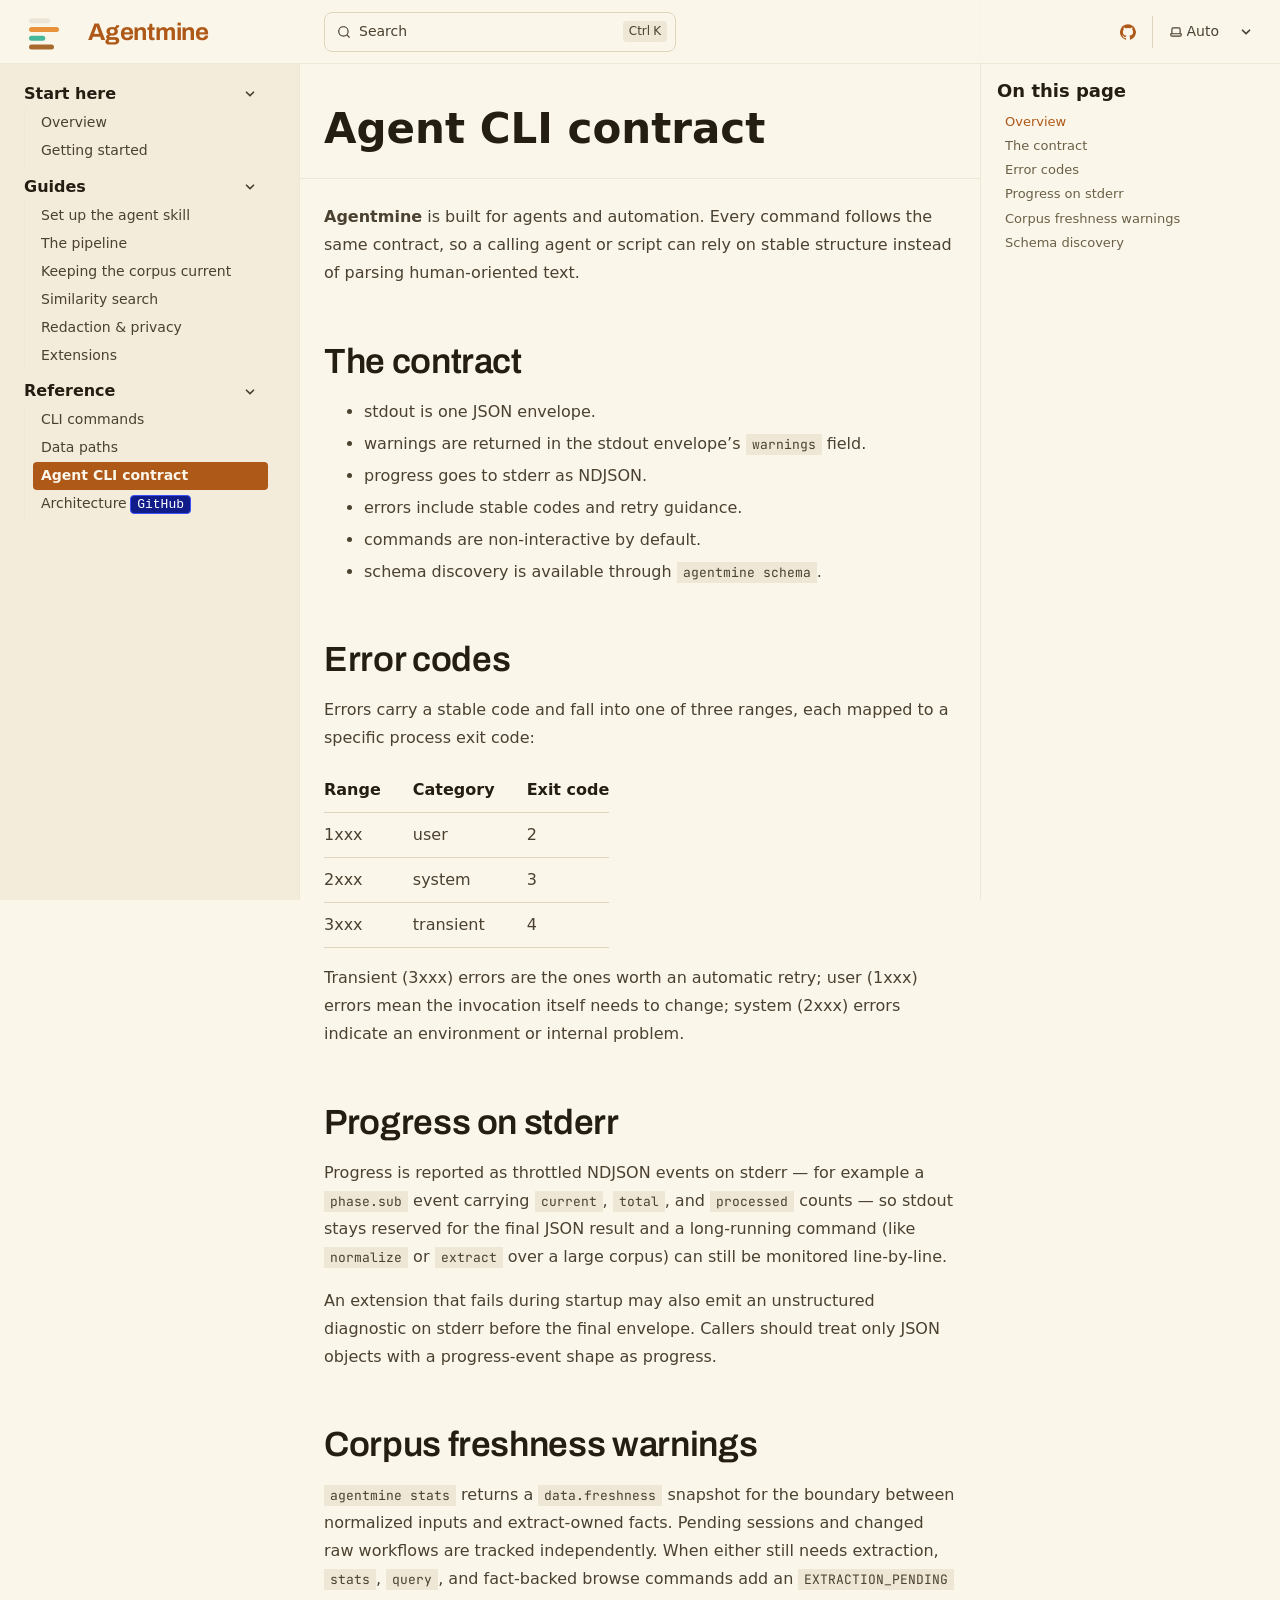
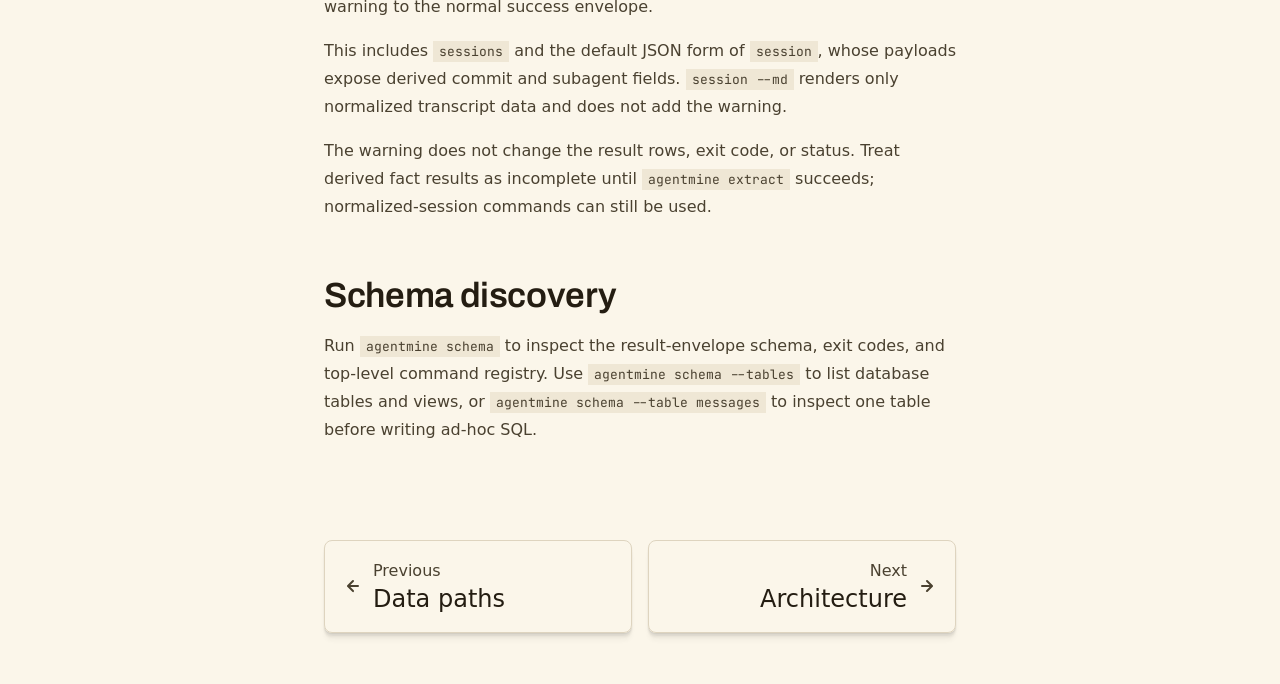
<file: reference/agent-contract/index.html>
<!DOCTYPE html><html lang="en" dir="ltr" data-theme="dark" data-has-toc data-has-sidebar class="astro-ugguf5mp"><head><meta charset="utf-8"/><meta name="viewport" content="width=device-width, initial-scale=1"/><title>Agent CLI contract | Agentmine</title><link rel="canonical" href="https://agentmine.io/reference/agent-contract/"/><link rel="sitemap" href="/sitemap-index.xml"/><link rel="shortcut icon" href="/favicon.svg" type="image/svg+xml"/><meta name="generator" content="Astro v7.0.7"/><meta name="generator" content="Starlight v0.41.3"/><meta property="og:title" content="Agent CLI contract"/><meta property="og:type" content="article"/><meta property="og:url" content="https://agentmine.io/reference/agent-contract/"/><meta property="og:locale" content="en"/><meta property="og:description" content="The stable JSON envelope, error codes, and progress channel Agentmine gives automation."/><meta property="og:site_name" content="Agentmine"/><meta name="description" content="The stable JSON envelope, error codes, and progress channel Agentmine gives automation."/><meta name="twitter:card" content="summary"/><script>
	window.StarlightThemeProvider = (() => {
		const storedTheme =
			typeof localStorage !== 'undefined' && localStorage.getItem('starlight-theme');
		const theme =
			storedTheme ||
			(window.matchMedia('(prefers-color-scheme: light)').matches ? 'light' : 'dark');
		document.documentElement.dataset.theme = theme === 'light' ? 'light' : 'dark';
		return {
			updatePickers(theme = storedTheme || 'auto') {
				document.querySelectorAll('starlight-theme-select').forEach((picker) => {
					const select = picker.querySelector('select');
					if (select) select.value = theme;
					/** @type {HTMLTemplateElement | null} */
					const tmpl = document.querySelector(`#theme-icons`);
					const newIcon = tmpl && tmpl.content.querySelector('.' + theme);
					if (newIcon) {
						const oldIcon = picker.querySelector('svg.label-icon');
						if (oldIcon) {
							oldIcon.replaceChildren(...newIcon.cloneNode(true).childNodes);
						}
					}
				});
			},
		};
	})();
</script><template id="theme-icons"><svg aria-hidden="true" class="light astro-2n77fmpg" width="16" height="16" viewBox="0 0 24 24" fill="currentColor" style="--sl-icon-size: 1em;"><path d="M5 12a1 1 0 0 0-1-1H3a1 1 0 0 0 0 2h1a1 1 0 0 0 1-1Zm.64 5-.71.71a1 1 0 0 0 0 1.41 1 1 0 0 0 1.41 0l.71-.71A1 1 0 0 0 5.64 17ZM12 5a1 1 0 0 0 1-1V3a1 1 0 0 0-2 0v1a1 1 0 0 0 1 1Zm5.66 2.34a1 1 0 0 0 .7-.29l.71-.71a1 1 0 1 0-1.41-1.41l-.66.71a1 1 0 0 0 0 1.41 1 1 0 0 0 .66.29Zm-12-.29a1 1 0 0 0 1.41 0 1 1 0 0 0 0-1.41l-.71-.71a1.004 1.004 0 1 0-1.43 1.41l.73.71ZM21 11h-1a1 1 0 0 0 0 2h1a1 1 0 0 0 0-2Zm-2.64 6A1 1 0 0 0 17 18.36l.71.71a1 1 0 0 0 1.41 0 1 1 0 0 0 0-1.41l-.76-.66ZM12 6.5a5.5 5.5 0 1 0 5.5 5.5A5.51 5.51 0 0 0 12 6.5Zm0 9a3.5 3.5 0 1 1 0-7 3.5 3.5 0 0 1 0 7Zm0 3.5a1 1 0 0 0-1 1v1a1 1 0 0 0 2 0v-1a1 1 0 0 0-1-1Z"/></svg><svg aria-hidden="true" class="dark astro-2n77fmpg" width="16" height="16" viewBox="0 0 24 24" fill="currentColor" style="--sl-icon-size: 1em;"><path d="M21.64 13a1 1 0 0 0-1.05-.14 8.049 8.049 0 0 1-3.37.73 8.15 8.15 0 0 1-8.14-8.1 8.59 8.59 0 0 1 .25-2A1 1 0 0 0 8 2.36a10.14 10.14 0 1 0 14 11.69 1 1 0 0 0-.36-1.05Zm-9.5 6.69A8.14 8.14 0 0 1 7.08 5.22v.27a10.15 10.15 0 0 0 10.14 10.14 9.784 9.784 0 0 0 2.1-.22 8.11 8.11 0 0 1-7.18 4.32v-.04Z"/></svg><svg aria-hidden="true" class="auto astro-2n77fmpg" width="16" height="16" viewBox="0 0 24 24" fill="currentColor" style="--sl-icon-size: 1em;"><path d="M21 14h-1V7a3 3 0 0 0-3-3H7a3 3 0 0 0-3 3v7H3a1 1 0 0 0-1 1v2a3 3 0 0 0 3 3h14a3 3 0 0 0 3-3v-2a1 1 0 0 0-1-1ZM6 7a1 1 0 0 1 1-1h10a1 1 0 0 1 1 1v7H6V7Zm14 10a1 1 0 0 1-1 1H5a1 1 0 0 1-1-1v-1h16v1Z"/></svg></template><link rel="stylesheet" href="/_astro/print.ehPL0gv-.css" media="print"><link rel="stylesheet" href="/_astro/logo.DCERnc3X.css"><link rel="stylesheet" href="/_astro/common.DhOi2vyx.css"><script type="module" src="/_astro/page.B2uBVZjk.js"></script></head><body class="astro-ugguf5mp"><a class="sl-skip-link astro-dtsrwjhn" href="#_top">Skip to content</a><div class="page sl-flex astro-4zjsuggn"><header class="header astro-4zjsuggn"><div class="header astro-l7w5bz2q"><div class="title-wrapper sl-flex astro-l7w5bz2q"><a href="/" class="site-title sl-flex astro-gkejzv7a"><img class="astro-gkejzv7a" alt src="/_astro/logo.BB5N1st_.svg" width="32" height="32"><span class="astro-gkejzv7a" translate="no">Agentmine</span></a></div><div class="sl-flex print:hidden astro-l7w5bz2q"><site-search class="astro-l7w5bz2q astro-u4pdr7sz" data-translations="{&quot;placeholder&quot;:&quot;Search&quot;}"><button data-open-modal disabled aria-label="Search" aria-keyshortcuts="Control+K" class="astro-u4pdr7sz"><svg aria-hidden="true" class="astro-u4pdr7sz astro-2n77fmpg" width="16" height="16" viewBox="0 0 24 24" fill="currentColor" style="--sl-icon-size: 1em;"><path d="M21.71 20.29 18 16.61A9 9 0 1 0 16.61 18l3.68 3.68a.999.999 0 0 0 1.42 0 1 1 0 0 0 0-1.39ZM11 18a7 7 0 1 1 0-14 7 7 0 0 1 0 14Z"/></svg><span class="sl-hidden md:sl-block astro-u4pdr7sz" aria-hidden="true">Search</span><kbd class="sl-hidden md:sl-flex astro-u4pdr7sz" style="display: none;"><kbd class="astro-u4pdr7sz">Ctrl</kbd><kbd class="astro-u4pdr7sz">K</kbd></kbd></button><dialog style="padding:0" aria-label="Search" class="astro-u4pdr7sz"><div class="dialog-frame sl-flex astro-u4pdr7sz"><button data-close-modal class="sl-flex md:sl-hidden astro-u4pdr7sz">Cancel</button><div class="search-container astro-u4pdr7sz"><div id="starlight__search" class="astro-u4pdr7sz"></div></div></div></dialog></site-search><script>
	(() => {
		const openBtn = document.querySelector('button[data-open-modal]');
		const shortcut = openBtn?.querySelector('kbd');
		if (!openBtn || !(shortcut instanceof HTMLElement)) return;
		const platformKey = shortcut.querySelector('kbd');
		if (platformKey && /(Mac|iPhone|iPod|iPad)/i.test(navigator.platform)) {
			platformKey.textContent = '⌘';
			openBtn.setAttribute('aria-keyshortcuts', 'Meta+K');
		}
		shortcut.style.display = '';
	})();
</script><script type="module" src="/_astro/Search.astro_astro_type_script_index_0_lang.vTFUHulS.js"></script></div><div class="sl-hidden md:sl-flex print:hidden right-group astro-l7w5bz2q"><div class="sl-flex social-icons astro-l7w5bz2q"><a href="https://github.com/baranovxyz/agentmine" rel="me" class="sl-flex astro-22d772mg"><span class="sr-only astro-22d772mg">GitHub</span><svg aria-hidden="true" class="astro-22d772mg astro-2n77fmpg" width="16" height="16" viewBox="0 0 24 24" fill="currentColor" style="--sl-icon-size: 1em;"><path d="M12 .3a12 12 0 0 0-3.8 23.38c.6.12.83-.26.83-.57L9 21.07c-3.34.72-4.04-1.61-4.04-1.61-.55-1.39-1.34-1.76-1.34-1.76-1.08-.74.09-.73.09-.73 1.2.09 1.83 1.24 1.83 1.24 1.08 1.83 2.81 1.3 3.5 1 .1-.78.42-1.31.76-1.61-2.67-.3-5.47-1.33-5.47-5.93 0-1.31.47-2.38 1.24-3.22-.14-.3-.54-1.52.1-3.18 0 0 1-.32 3.3 1.23a11.5 11.5 0 0 1 6 0c2.28-1.55 3.29-1.23 3.29-1.23.64 1.66.24 2.88.12 3.18a4.65 4.65 0 0 1 1.23 3.22c0 4.61-2.8 5.63-5.48 5.92.42.36.81 1.1.81 2.22l-.01 3.29c0 .31.2.69.82.57A12 12 0 0 0 12 .3Z"/></svg></a></div><starlight-theme-select><label style="--sl-select-width: 6.25em" class="astro-r52gv32v"><span class="sr-only astro-r52gv32v">Select theme</span><svg aria-hidden="true" class="icon label-icon astro-r52gv32v astro-2n77fmpg" width="16" height="16" viewBox="0 0 24 24" fill="currentColor" style="--sl-icon-size: 1em;"><path d="M21 14h-1V7a3 3 0 0 0-3-3H7a3 3 0 0 0-3 3v7H3a1 1 0 0 0-1 1v2a3 3 0 0 0 3 3h14a3 3 0 0 0 3-3v-2a1 1 0 0 0-1-1ZM6 7a1 1 0 0 1 1-1h10a1 1 0 0 1 1 1v7H6V7Zm14 10a1 1 0 0 1-1 1H5a1 1 0 0 1-1-1v-1h16v1Z"/></svg><select autocomplete="off" class="astro-r52gv32v"><option value="dark" class="astro-r52gv32v">Dark</option><option value="light" class="astro-r52gv32v">Light</option><option value="auto" selected class="astro-r52gv32v">Auto</option></select><svg aria-hidden="true" class="icon caret astro-r52gv32v astro-2n77fmpg" width="16" height="16" viewBox="0 0 24 24" fill="currentColor" style="--sl-icon-size: 1em;"><path d="M17 9.17a1 1 0 0 0-1.41 0L12 12.71 8.46 9.17a1 1 0 1 0-1.41 1.42l4.24 4.24a1.002 1.002 0 0 0 1.42 0L17 10.59a1.002 1.002 0 0 0 0-1.42Z"/></svg></label></starlight-theme-select><script>
	StarlightThemeProvider.updatePickers();
</script><script type="module">var e=`starlight-theme`,t=e=>e===`auto`||e===`dark`||e===`light`?e:`auto`,n=()=>t(typeof localStorage<`u`&&localStorage.getItem(e));function r(t){typeof localStorage<`u`&&localStorage.setItem(e,t===`light`||t===`dark`?t:``)}var i=()=>matchMedia(`(prefers-color-scheme: light)`).matches?`light`:`dark`;function a(e){StarlightThemeProvider.updatePickers(e),document.documentElement.dataset.theme=e===`auto`?i():e,r(e)}matchMedia(`(prefers-color-scheme: light)`).addEventListener(`change`,()=>{n()===`auto`&&a(`auto`)});var o=class extends HTMLElement{constructor(){super(),a(n()),this.querySelector(`select`)?.addEventListener(`change`,e=>{e.currentTarget instanceof HTMLSelectElement&&a(t(e.currentTarget.value))})}};customElements.define(`starlight-theme-select`,o);</script><script type="module">var e=class extends HTMLElement{constructor(){super();let e=this.querySelector(`select`);e&&(e.addEventListener(`change`,e=>{e.currentTarget instanceof HTMLSelectElement&&(window.location.pathname=e.currentTarget.value)}),window.addEventListener(`pageshow`,t=>{if(!t.persisted)return;let n=e.querySelector(`option[selected]`)?.index;n!==e.selectedIndex&&(e.selectedIndex=n??0)}))}};customElements.define(`starlight-lang-select`,e);</script></div></div></header><nav class="sidebar print:hidden astro-4zjsuggn" aria-label="Main"><starlight-menu-button class="print:hidden astro-yfmyhhdp"><button aria-expanded="false" aria-label="Menu" aria-controls="starlight__sidebar" class="sl-flex md:sl-hidden astro-yfmyhhdp"><svg aria-hidden="true" class="open-menu astro-yfmyhhdp astro-2n77fmpg" width="16" height="16" viewBox="0 0 24 24" fill="currentColor" style="--sl-icon-size: 1em;"><path d="M3 8h18a1 1 0 1 0 0-2H3a1 1 0 0 0 0 2Zm18 8H3a1 1 0 0 0 0 2h18a1 1 0 0 0 0-2Zm0-5H3a1 1 0 0 0 0 2h18a1 1 0 0 0 0-2Z"/></svg><svg aria-hidden="true" class="close-menu astro-yfmyhhdp astro-2n77fmpg" width="16" height="16" viewBox="0 0 24 24" fill="currentColor" style="--sl-icon-size: 1em;"><path d="m13.41 12 6.3-6.29a1.004 1.004 0 1 0-1.42-1.42L12 10.59l-6.29-6.3a1.004 1.004 0 0 0-1.42 1.42l6.3 6.29-6.3 6.29a1 1 0 0 0 0 1.42.998.998 0 0 0 1.42 0l6.29-6.3 6.29 6.3a.999.999 0 0 0 1.42 0 1 1 0 0 0 0-1.42L13.41 12Z"/></svg></button></starlight-menu-button><script type="module">var e=class extends HTMLElement{btn=this.querySelector(`button`);constructor(){super(),this.btn.addEventListener(`click`,()=>this.toggleExpanded());let e=this.closest(`nav`);e&&e.addEventListener(`keyup`,e=>this.closeOnEscape(e)),matchMedia(`(min-width: 50em)`).addEventListener(`change`,()=>this.setExpanded(!1))}setExpanded(e){this.setAttribute(`aria-expanded`,String(e)),document.body.toggleAttribute(`data-mobile-menu-expanded`,e),document.querySelectorAll(`.main-frame, .sl-skip-link`).forEach(t=>{t.toggleAttribute(`inert`,e)})}toggleExpanded(){this.setExpanded(this.getAttribute(`aria-expanded`)!==`true`)}closeOnEscape(e){e.code===`Escape`&&(this.setExpanded(!1),this.btn.focus())}};customElements.define(`starlight-menu-button`,e);</script><div id="starlight__sidebar" class="sidebar-pane astro-4zjsuggn"><div class="sidebar-content sl-flex astro-4zjsuggn"><sl-sidebar-state-persist data-hash="1wjoro8" class="astro-hbzgbvl3"><script aria-hidden="true">
		(() => {
			try {
				if (!matchMedia('(min-width: 50em)').matches) return;
				/** @type {HTMLElement | null} */
				const target = document.querySelector('sl-sidebar-state-persist');
				const state = JSON.parse(sessionStorage.getItem('sl-sidebar-state') || '0');
				if (!target || !state || target.dataset.hash !== state.hash) return;
				window._starlightScrollRestore = state.scroll;
				customElements.define(
					'sl-sidebar-restore',
					class SidebarRestore extends HTMLElement {
						connectedCallback() {
							try {
								const idx = parseInt(this.dataset.index || '');
								const details = this.closest('details');
								if (details && typeof state.open[idx] === 'boolean') details.open = state.open[idx];
							} catch {}
						}
					}
				);
			} catch {}
		})();
	</script><ul class="top-level astro-stkmykjn"><li class="astro-stkmykjn"><details open class="astro-stkmykjn"><summary class="astro-stkmykjn"><span class="group-label astro-stkmykjn"><span class="large astro-stkmykjn">Start here</span></span><svg aria-hidden="true" class="caret astro-stkmykjn astro-2n77fmpg" width="16" height="16" viewBox="0 0 24 24" fill="currentColor" style="--sl-icon-size: 1.25rem;"><path d="m14.83 11.29-4.24-4.24a1 1 0 1 0-1.42 1.41L12.71 12l-3.54 3.54a1 1 0 0 0 0 1.41 1 1 0 0 0 .71.29 1 1 0 0 0 .71-.29l4.24-4.24a1.002 1.002 0 0 0 0-1.42Z"/></svg></summary><sl-sidebar-restore data-index="0"></sl-sidebar-restore><ul class="astro-stkmykjn"><li class="astro-stkmykjn"><a href="/overview/" class="astro-stkmykjn"><span class="astro-stkmykjn">Overview</span></a></li><li class="astro-stkmykjn"><a href="/getting-started/" class="astro-stkmykjn"><span class="astro-stkmykjn">Getting started</span></a></li></ul></details></li><li class="astro-stkmykjn"><details open class="astro-stkmykjn"><summary class="astro-stkmykjn"><span class="group-label astro-stkmykjn"><span class="large astro-stkmykjn">Guides</span></span><svg aria-hidden="true" class="caret astro-stkmykjn astro-2n77fmpg" width="16" height="16" viewBox="0 0 24 24" fill="currentColor" style="--sl-icon-size: 1.25rem;"><path d="m14.83 11.29-4.24-4.24a1 1 0 1 0-1.42 1.41L12.71 12l-3.54 3.54a1 1 0 0 0 0 1.41 1 1 0 0 0 .71.29 1 1 0 0 0 .71-.29l4.24-4.24a1.002 1.002 0 0 0 0-1.42Z"/></svg></summary><sl-sidebar-restore data-index="1"></sl-sidebar-restore><ul class="astro-stkmykjn"><li class="astro-stkmykjn"><a href="/guides/agent-skill/" class="astro-stkmykjn"><span class="astro-stkmykjn">Set up the agent skill</span></a></li><li class="astro-stkmykjn"><a href="/guides/pipeline/" class="astro-stkmykjn"><span class="astro-stkmykjn">The pipeline</span></a></li><li class="astro-stkmykjn"><a href="/guides/daemon/" class="astro-stkmykjn"><span class="astro-stkmykjn">Keeping the corpus current</span></a></li><li class="astro-stkmykjn"><a href="/guides/similarity-search/" class="astro-stkmykjn"><span class="astro-stkmykjn">Similarity search</span></a></li><li class="astro-stkmykjn"><a href="/guides/redaction/" class="astro-stkmykjn"><span class="astro-stkmykjn">Redaction &amp; privacy</span></a></li><li class="astro-stkmykjn"><a href="/guides/extensions/" class="astro-stkmykjn"><span class="astro-stkmykjn">Extensions</span></a></li></ul></details></li><li class="astro-stkmykjn"><details open class="astro-stkmykjn"><summary class="astro-stkmykjn"><span class="group-label astro-stkmykjn"><span class="large astro-stkmykjn">Reference</span></span><svg aria-hidden="true" class="caret astro-stkmykjn astro-2n77fmpg" width="16" height="16" viewBox="0 0 24 24" fill="currentColor" style="--sl-icon-size: 1.25rem;"><path d="m14.83 11.29-4.24-4.24a1 1 0 1 0-1.42 1.41L12.71 12l-3.54 3.54a1 1 0 0 0 0 1.41 1 1 0 0 0 .71.29 1 1 0 0 0 .71-.29l4.24-4.24a1.002 1.002 0 0 0 0-1.42Z"/></svg></summary><sl-sidebar-restore data-index="2"></sl-sidebar-restore><ul class="astro-stkmykjn"><li class="astro-stkmykjn"><a href="/reference/cli/" class="astro-stkmykjn"><span class="astro-stkmykjn">CLI commands</span></a></li><li class="astro-stkmykjn"><a href="/reference/data-paths/" class="astro-stkmykjn"><span class="astro-stkmykjn">Data paths</span></a></li><li class="astro-stkmykjn"><a href="/reference/agent-contract/" aria-current="page" class="astro-stkmykjn"><span class="astro-stkmykjn">Agent CLI contract</span></a></li><li class="astro-stkmykjn"><a href="https://github.com/baranovxyz/agentmine/blob/main/ARCHITECTURE.md" class="astro-stkmykjn" target="_blank" rel="noopener"><span class="astro-stkmykjn">Architecture</span><span class="sl-badge note small  astro-stkmykjn astro-cd2z47hi">GitHub</span></a></li></ul></details></li></ul><script aria-hidden="true">
		(() => {
			const scroller = document.getElementById('starlight__sidebar');
			if (!window._starlightScrollRestore || !scroller) return;
			scroller.scrollTop = window._starlightScrollRestore;
			delete window._starlightScrollRestore;
		})();
	</script></sl-sidebar-state-persist><div class="md:sl-hidden"><div class="mobile-preferences sl-flex astro-5wdrtqyo"><div class="social-icons astro-5wdrtqyo"><a href="https://github.com/baranovxyz/agentmine" rel="me" class="sl-flex astro-22d772mg"><span class="sr-only astro-22d772mg">GitHub</span><svg aria-hidden="true" class="astro-22d772mg astro-2n77fmpg" width="16" height="16" viewBox="0 0 24 24" fill="currentColor" style="--sl-icon-size: 1em;"><path d="M12 .3a12 12 0 0 0-3.8 23.38c.6.12.83-.26.83-.57L9 21.07c-3.34.72-4.04-1.61-4.04-1.61-.55-1.39-1.34-1.76-1.34-1.76-1.08-.74.09-.73.09-.73 1.2.09 1.83 1.24 1.83 1.24 1.08 1.83 2.81 1.3 3.5 1 .1-.78.42-1.31.76-1.61-2.67-.3-5.47-1.33-5.47-5.93 0-1.31.47-2.38 1.24-3.22-.14-.3-.54-1.52.1-3.18 0 0 1-.32 3.3 1.23a11.5 11.5 0 0 1 6 0c2.28-1.55 3.29-1.23 3.29-1.23.64 1.66.24 2.88.12 3.18a4.65 4.65 0 0 1 1.23 3.22c0 4.61-2.8 5.63-5.48 5.92.42.36.81 1.1.81 2.22l-.01 3.29c0 .31.2.69.82.57A12 12 0 0 0 12 .3Z"/></svg></a></div><starlight-theme-select><label style="--sl-select-width: 6.25em" class="astro-r52gv32v"><span class="sr-only astro-r52gv32v">Select theme</span><svg aria-hidden="true" class="icon label-icon astro-r52gv32v astro-2n77fmpg" width="16" height="16" viewBox="0 0 24 24" fill="currentColor" style="--sl-icon-size: 1em;"><path d="M21 14h-1V7a3 3 0 0 0-3-3H7a3 3 0 0 0-3 3v7H3a1 1 0 0 0-1 1v2a3 3 0 0 0 3 3h14a3 3 0 0 0 3-3v-2a1 1 0 0 0-1-1ZM6 7a1 1 0 0 1 1-1h10a1 1 0 0 1 1 1v7H6V7Zm14 10a1 1 0 0 1-1 1H5a1 1 0 0 1-1-1v-1h16v1Z"/></svg><select autocomplete="off" class="astro-r52gv32v"><option value="dark" class="astro-r52gv32v">Dark</option><option value="light" class="astro-r52gv32v">Light</option><option value="auto" selected class="astro-r52gv32v">Auto</option></select><svg aria-hidden="true" class="icon caret astro-r52gv32v astro-2n77fmpg" width="16" height="16" viewBox="0 0 24 24" fill="currentColor" style="--sl-icon-size: 1em;"><path d="M17 9.17a1 1 0 0 0-1.41 0L12 12.71 8.46 9.17a1 1 0 1 0-1.41 1.42l4.24 4.24a1.002 1.002 0 0 0 1.42 0L17 10.59a1.002 1.002 0 0 0 0-1.42Z"/></svg></label></starlight-theme-select><script>
	StarlightThemeProvider.updatePickers();
</script></div></div></div></div></nav><div class="main-frame astro-4zjsuggn"><script type="module">var e=document.getElementById(`starlight__sidebar`),t=e?.querySelector(`sl-sidebar-state-persist`),n=`sl-sidebar-state`,r=()=>{let r=[],i=t?.dataset.hash||``;try{let e=sessionStorage.getItem(n),t=JSON.parse(e||`{}`);Array.isArray(t.open)&&t.hash===i&&(r=t.open)}catch{}return{hash:i,open:r,scroll:e?.scrollTop||0}},i=e=>{try{sessionStorage.setItem(n,JSON.stringify(e))}catch{}},a=()=>i(r()),o=(e,t)=>{let n=r();n.open[t]=e,i(n)};t?.addEventListener(`click`,e=>{if(!(e.target instanceof Element))return;let t=e.target.closest(`summary`)?.closest(`details`);if(!t)return;let n=t.querySelector(`sl-sidebar-restore`),r=parseInt(n?.dataset.index||``);isNaN(r)||o(!t.open,r)}),addEventListener(`visibilitychange`,()=>{document.visibilityState===`hidden`&&a()}),addEventListener(`pageHide`,a);</script><div class="lg:sl-flex astro-bfwiu6nc"><aside class="right-sidebar-container print:hidden astro-bfwiu6nc"><div class="right-sidebar astro-bfwiu6nc"><div class="lg:sl-hidden astro-kuhoonjo"><mobile-starlight-toc data-min-h="2" data-max-h="3" class="astro-qftdlbyx"><nav aria-labelledby="starlight__on-this-page--mobile" class="astro-qftdlbyx"><details id="starlight__mobile-toc" class="astro-qftdlbyx"><summary id="starlight__on-this-page--mobile" class="sl-flex astro-qftdlbyx"><span class="toggle sl-flex astro-qftdlbyx">On this page<svg aria-hidden="true" class="caret astro-qftdlbyx astro-2n77fmpg" width="16" height="16" viewBox="0 0 24 24" fill="currentColor" style="--sl-icon-size: 1rem;"><path d="m14.83 11.29-4.24-4.24a1 1 0 1 0-1.42 1.41L12.71 12l-3.54 3.54a1 1 0 0 0 0 1.41 1 1 0 0 0 .71.29 1 1 0 0 0 .71-.29l4.24-4.24a1.002 1.002 0 0 0 0-1.42Z"/></svg></span><span class="display-current astro-qftdlbyx"></span></summary><div class="dropdown astro-qftdlbyx"><ul class="isMobile astro-k4ielstj" style="--depth: 0;"><li style="--depth: 0;" class="astro-k4ielstj"><a href="#_top" style="--depth: 0;" class="astro-k4ielstj"><span style="--depth: 0;" class="astro-k4ielstj">Overview</span></a></li><li style="--depth: 0;" class="astro-k4ielstj"><a href="#the-contract" style="--depth: 0;" class="astro-k4ielstj"><span style="--depth: 0;" class="astro-k4ielstj">The contract</span></a></li><li style="--depth: 0;" class="astro-k4ielstj"><a href="#error-codes" style="--depth: 0;" class="astro-k4ielstj"><span style="--depth: 0;" class="astro-k4ielstj">Error codes</span></a></li><li style="--depth: 0;" class="astro-k4ielstj"><a href="#progress-on-stderr" style="--depth: 0;" class="astro-k4ielstj"><span style="--depth: 0;" class="astro-k4ielstj">Progress on stderr</span></a></li><li style="--depth: 0;" class="astro-k4ielstj"><a href="#corpus-freshness-warnings" style="--depth: 0;" class="astro-k4ielstj"><span style="--depth: 0;" class="astro-k4ielstj">Corpus freshness warnings</span></a></li><li style="--depth: 0;" class="astro-k4ielstj"><a href="#schema-discovery" style="--depth: 0;" class="astro-k4ielstj"><span style="--depth: 0;" class="astro-k4ielstj">Schema discovery</span></a></li></ul></div></details></nav></mobile-starlight-toc><script type="module" src="/_astro/MobileTableOfContents.astro_astro_type_script_index_0_lang.BcSo_yiZ.js"></script></div><div class="right-sidebar-panel sl-hidden lg:sl-block astro-kuhoonjo"><div class="sl-container astro-kuhoonjo"><starlight-toc data-min-h="2" data-max-h="3"><nav aria-labelledby="starlight__on-this-page"><h2 id="starlight__on-this-page">On this page</h2><ul class="astro-k4ielstj" style="--depth: 0;"><li style="--depth: 0;" class="astro-k4ielstj"><a href="#_top" style="--depth: 0;" class="astro-k4ielstj"><span style="--depth: 0;" class="astro-k4ielstj">Overview</span></a></li><li style="--depth: 0;" class="astro-k4ielstj"><a href="#the-contract" style="--depth: 0;" class="astro-k4ielstj"><span style="--depth: 0;" class="astro-k4ielstj">The contract</span></a></li><li style="--depth: 0;" class="astro-k4ielstj"><a href="#error-codes" style="--depth: 0;" class="astro-k4ielstj"><span style="--depth: 0;" class="astro-k4ielstj">Error codes</span></a></li><li style="--depth: 0;" class="astro-k4ielstj"><a href="#progress-on-stderr" style="--depth: 0;" class="astro-k4ielstj"><span style="--depth: 0;" class="astro-k4ielstj">Progress on stderr</span></a></li><li style="--depth: 0;" class="astro-k4ielstj"><a href="#corpus-freshness-warnings" style="--depth: 0;" class="astro-k4ielstj"><span style="--depth: 0;" class="astro-k4ielstj">Corpus freshness warnings</span></a></li><li style="--depth: 0;" class="astro-k4ielstj"><a href="#schema-discovery" style="--depth: 0;" class="astro-k4ielstj"><span style="--depth: 0;" class="astro-k4ielstj">Schema discovery</span></a></li></ul></nav></starlight-toc><script type="module" src="/_astro/TableOfContents.astro_astro_type_script_index_0_lang.Csloo1VZ.js"></script></div></div></div></aside><div class="main-pane astro-bfwiu6nc"><main data-pagefind-body class="astro-ugguf5mp" lang="en" dir="ltr"><div class="content-panel astro-vr5htdco"><div class="sl-container astro-vr5htdco"><h1 id="_top" class="astro-ox4kf7dl">Agent CLI contract</h1></div></div><div class="content-panel astro-vr5htdco"><div class="sl-container astro-vr5htdco"><div class="sl-markdown-content"><p><strong>Agentmine</strong> is built for agents and automation. Every command follows the same contract, so a
calling agent or script can rely on stable structure instead of parsing human-oriented text.</p>
<h2 id="the-contract">The contract</h2>
<ul>
<li>stdout is one JSON envelope.</li>
<li>warnings are returned in the stdout envelope’s <code>warnings</code> field.</li>
<li>progress goes to stderr as NDJSON.</li>
<li>errors include stable codes and retry guidance.</li>
<li>commands are non-interactive by default.</li>
<li>schema discovery is available through <code>agentmine schema</code>.</li>
</ul>
<h2 id="error-codes">Error codes</h2>
<p>Errors carry a stable code and fall into one of three ranges, each mapped to a specific process
exit code:</p>

























<table><thead><tr><th>Range</th><th>Category</th><th>Exit code</th></tr></thead><tbody><tr><td>1xxx</td><td>user</td><td>2</td></tr><tr><td>2xxx</td><td>system</td><td>3</td></tr><tr><td>3xxx</td><td>transient</td><td>4</td></tr></tbody></table>
<p>Transient (3xxx) errors are the ones worth an automatic retry; user (1xxx) errors mean the
invocation itself needs to change; system (2xxx) errors indicate an environment or internal
problem.</p>
<h2 id="progress-on-stderr">Progress on stderr</h2>
<p>Progress is reported as throttled NDJSON events on stderr — for example a <code>phase.sub</code> event
carrying <code>current</code>, <code>total</code>, and <code>processed</code> counts — so stdout stays reserved for the final JSON
result and a long-running command (like <code>normalize</code> or <code>extract</code> over a large corpus) can still be
monitored line-by-line.</p>
<p>An extension that fails during startup may also emit an unstructured diagnostic on stderr before
the final envelope. Callers should treat only JSON objects with a progress-event shape as progress.</p>
<h2 id="corpus-freshness-warnings">Corpus freshness warnings</h2>
<p><code>agentmine stats</code> returns a <code>data.freshness</code> snapshot for the boundary between normalized inputs
and extract-owned facts. Pending sessions and changed raw workflows are tracked independently.
When either still needs extraction, <code>stats</code>, <code>query</code>, and fact-backed browse commands add an
<code>EXTRACTION_PENDING</code> warning to the normal success envelope.</p>
<p>This includes <code>sessions</code> and the default JSON form of <code>session</code>, whose payloads expose derived
commit and subagent fields. <code>session --md</code> renders only normalized transcript data and does not add
the warning.</p>
<p>The warning does not change the result rows, exit code, or status. Treat derived fact results as
incomplete until <code>agentmine extract</code> succeeds; normalized-session commands can still be used.</p>
<h2 id="schema-discovery">Schema discovery</h2>
<p>Run <code>agentmine schema</code> to inspect the result-envelope schema, exit codes, and top-level command
registry. Use
<code>agentmine schema --tables</code> to list database tables and views, or
<code>agentmine schema --table messages</code> to inspect one table before writing ad-hoc SQL.</p></div><footer class="sl-flex astro-g4usx53u"><div class="meta sl-flex astro-g4usx53u"></div><div class="pagination-links print:hidden astro-ax6gxqbm" dir="ltr"><a href="/reference/data-paths/" rel="prev" class="astro-ax6gxqbm"><svg aria-hidden="true" class="astro-ax6gxqbm astro-2n77fmpg" width="16" height="16" viewBox="0 0 24 24" fill="currentColor" style="--sl-icon-size: 1.5rem;"><path d="M17 11H9.41l3.3-3.29a1.004 1.004 0 1 0-1.42-1.42l-5 5a1 1 0 0 0-.21.33 1 1 0 0 0 0 .76 1 1 0 0 0 .21.33l5 5a1.002 1.002 0 0 0 1.639-.325 1 1 0 0 0-.219-1.095L9.41 13H17a1 1 0 0 0 0-2Z"/></svg><span class="astro-ax6gxqbm">Previous<br class="astro-ax6gxqbm"><span class="link-title astro-ax6gxqbm">Data paths</span></span></a><a href="https://github.com/baranovxyz/agentmine/blob/main/ARCHITECTURE.md" rel="next" class="astro-ax6gxqbm"><svg aria-hidden="true" class="astro-ax6gxqbm astro-2n77fmpg" width="16" height="16" viewBox="0 0 24 24" fill="currentColor" style="--sl-icon-size: 1.5rem;"><path d="M17.92 11.62a1.001 1.001 0 0 0-.21-.33l-5-5a1.003 1.003 0 1 0-1.42 1.42l3.3 3.29H7a1 1 0 0 0 0 2h7.59l-3.3 3.29a1.002 1.002 0 0 0 .325 1.639 1 1 0 0 0 1.095-.219l5-5a1 1 0 0 0 .21-.33 1 1 0 0 0 0-.76Z"/></svg><span class="astro-ax6gxqbm">Next<br class="astro-ax6gxqbm"><span class="link-title astro-ax6gxqbm">Architecture</span></span></a></div></footer></div></div></main></div></div></div></div></body></html>
</file>
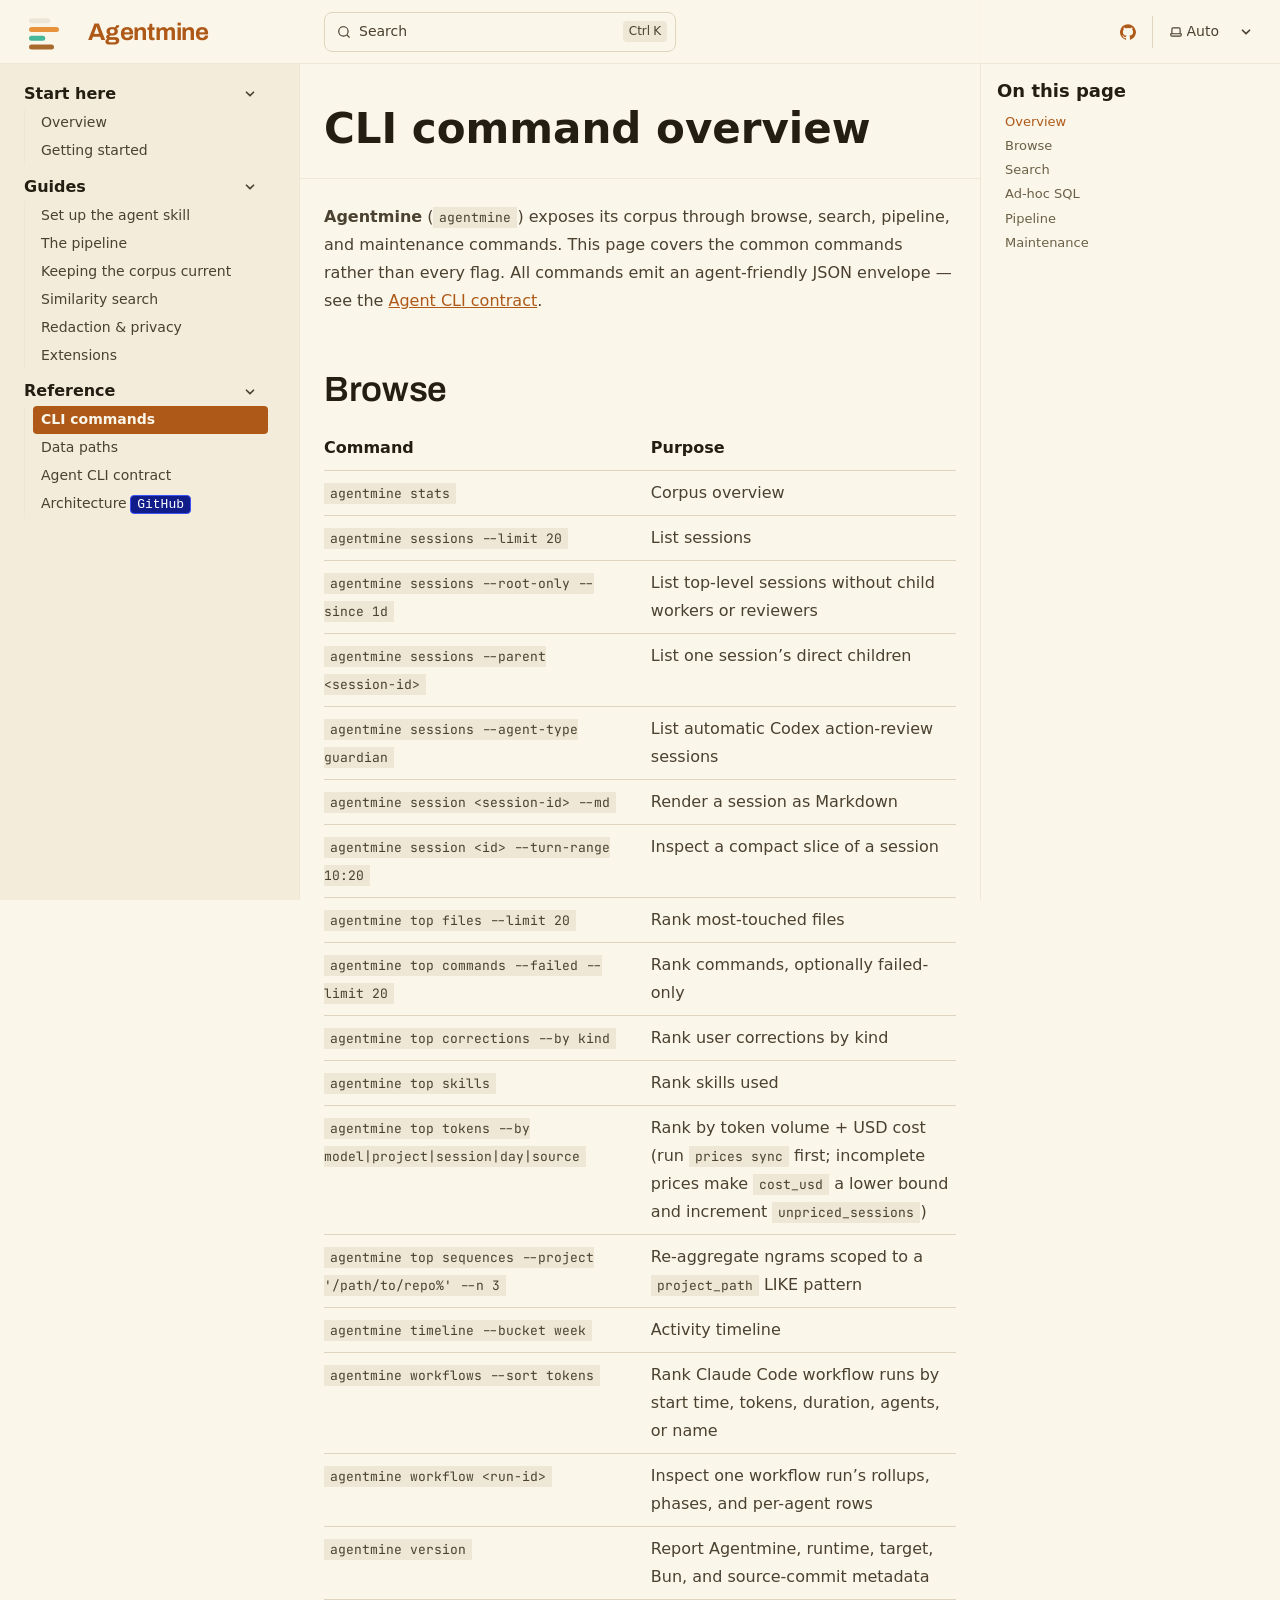
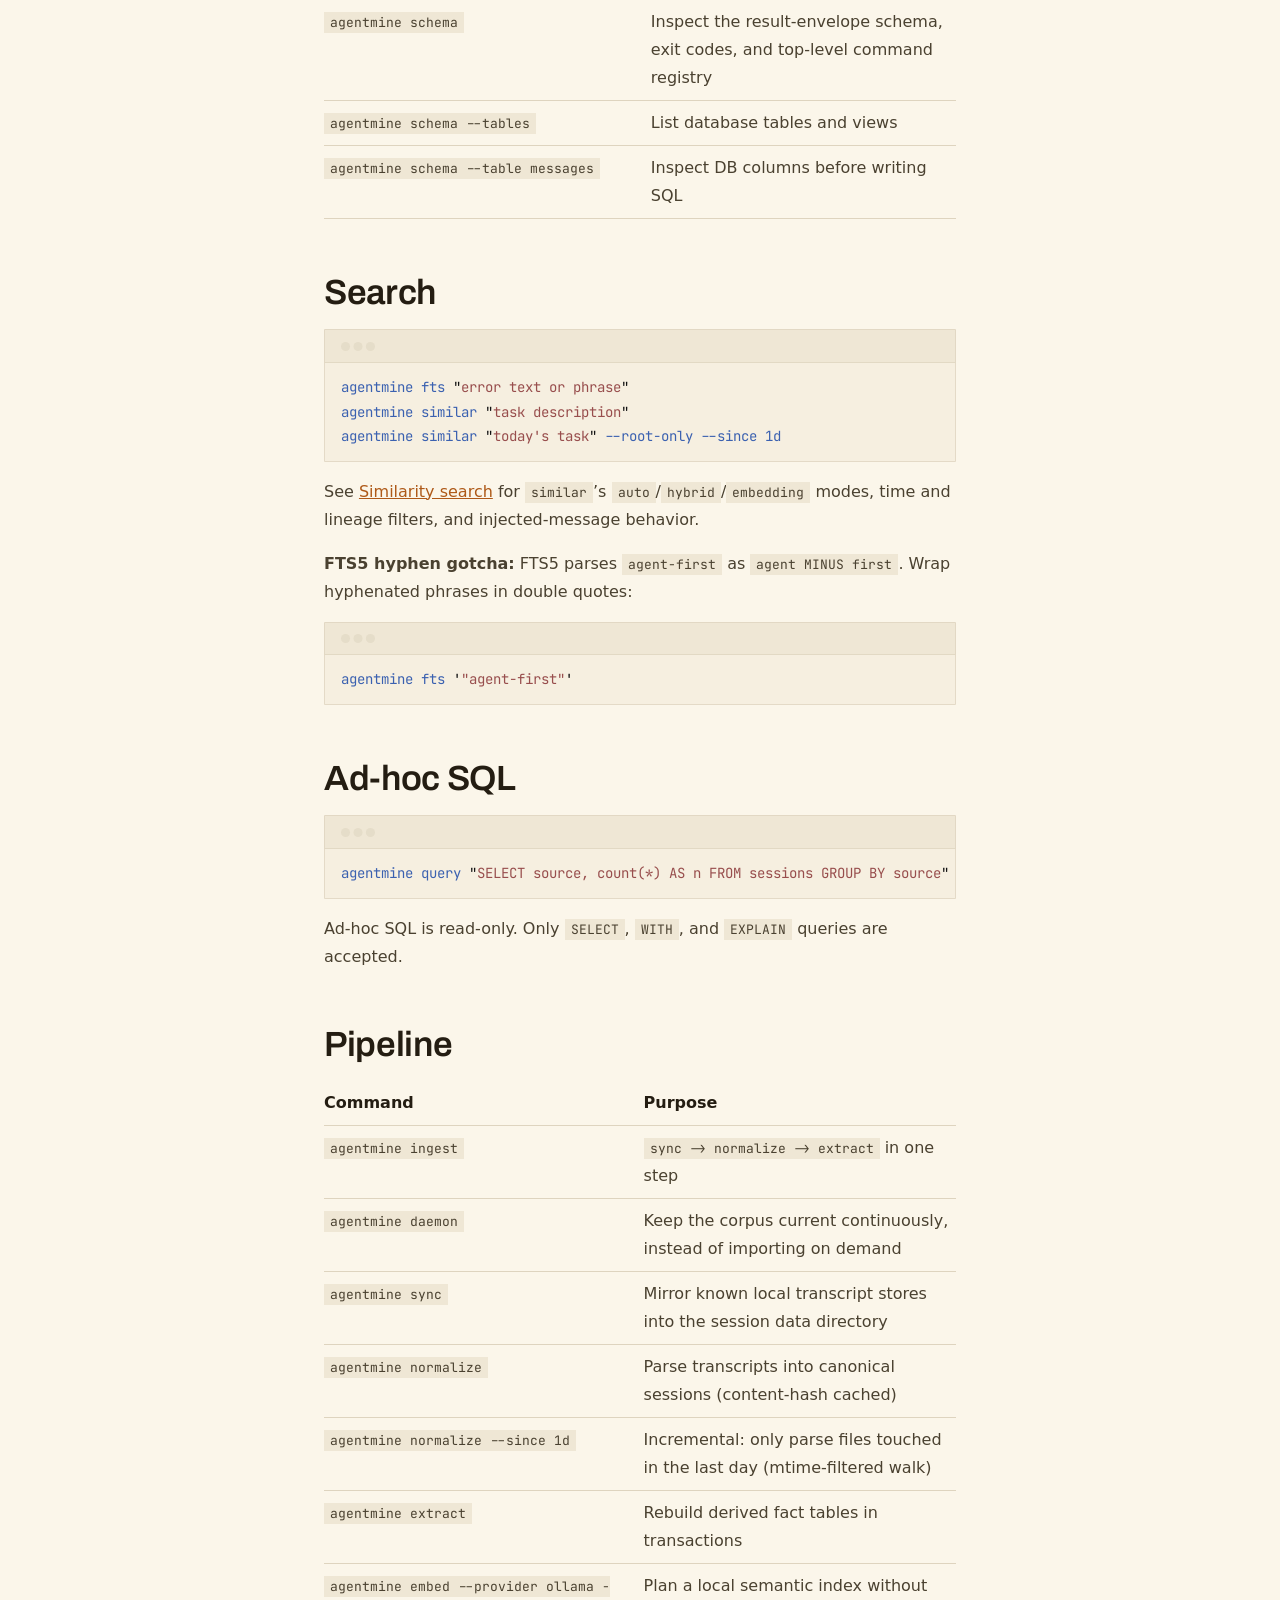
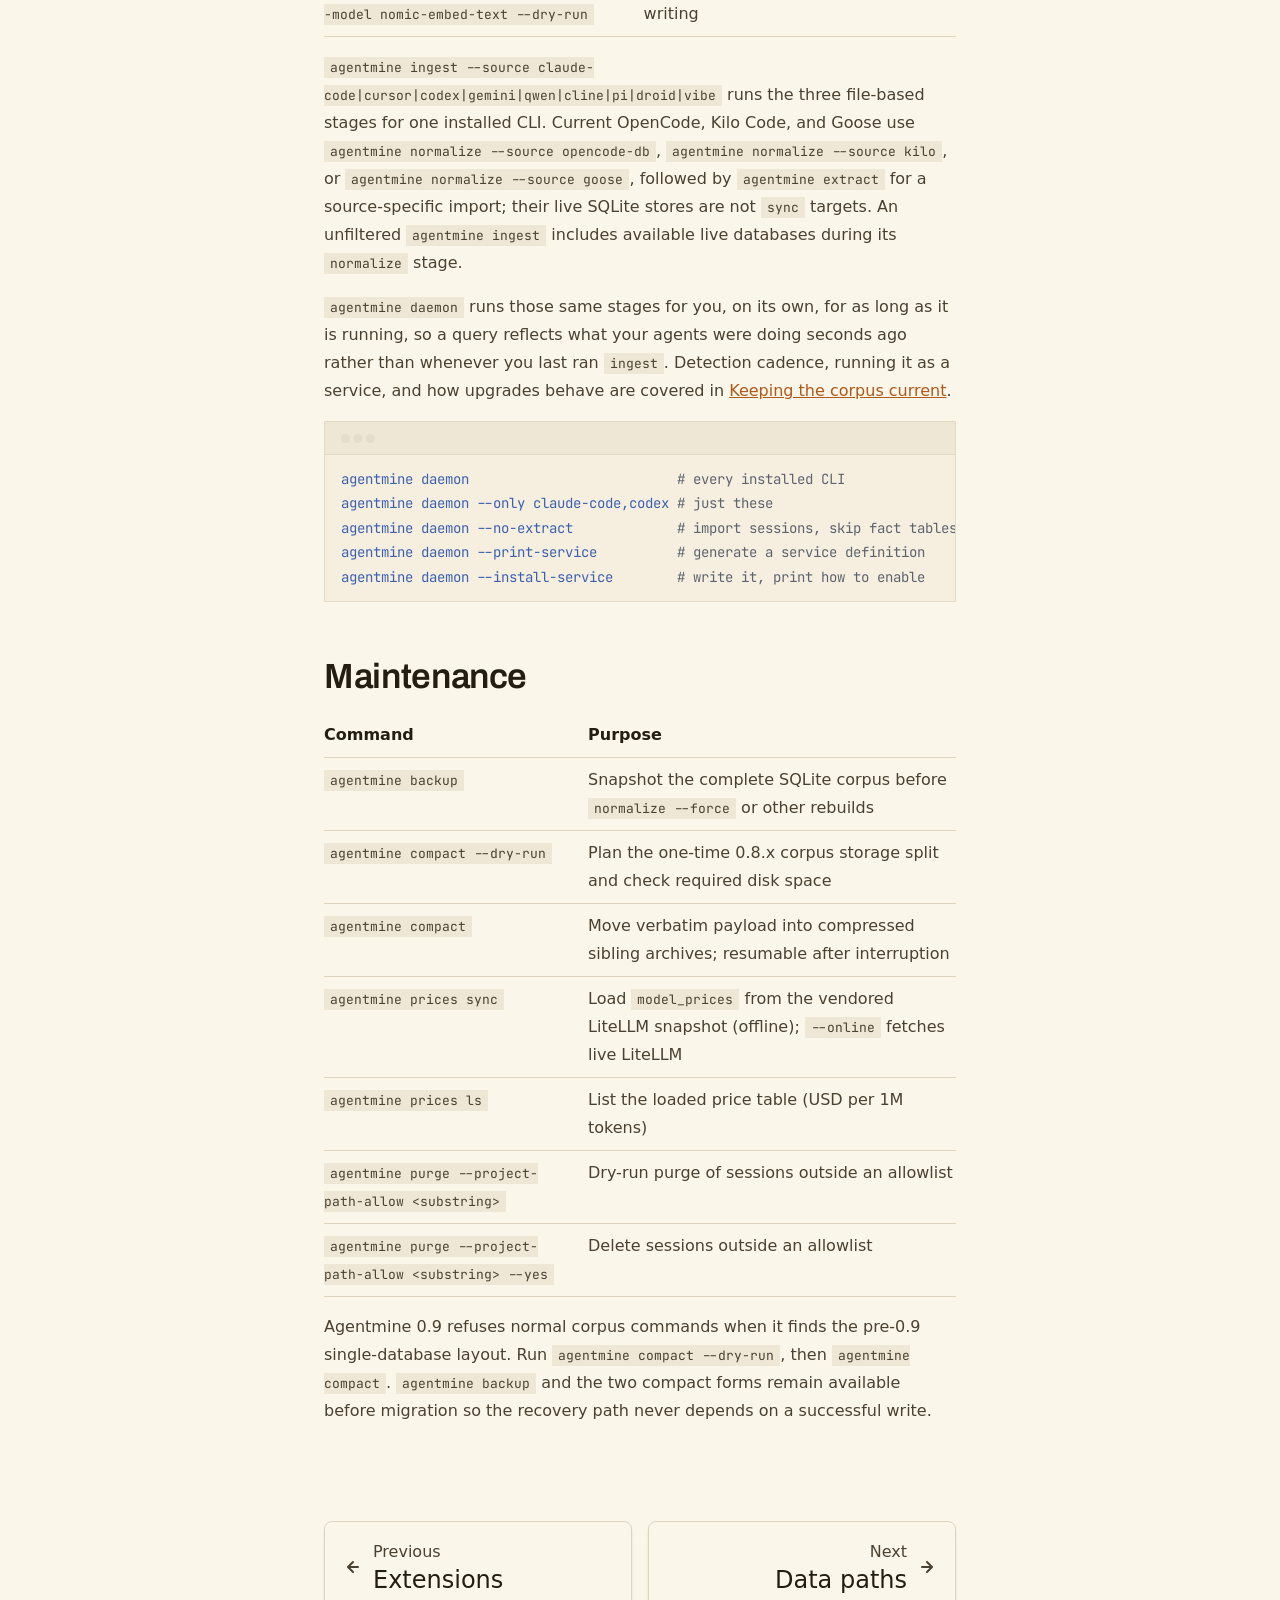
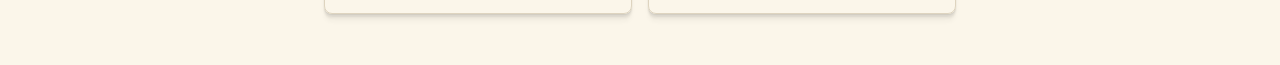
<file: reference/cli/index.html>
<!DOCTYPE html><html lang="en" dir="ltr" data-theme="dark" data-has-toc data-has-sidebar class="astro-ugguf5mp"><head><meta charset="utf-8"/><meta name="viewport" content="width=device-width, initial-scale=1"/><title>CLI command overview | Agentmine</title><link rel="canonical" href="https://agentmine.io/reference/cli/"/><link rel="sitemap" href="/sitemap-index.xml"/><link rel="shortcut icon" href="/favicon.svg" type="image/svg+xml"/><meta name="generator" content="Astro v7.0.7"/><meta name="generator" content="Starlight v0.41.3"/><meta property="og:title" content="CLI command overview"/><meta property="og:type" content="article"/><meta property="og:url" content="https://agentmine.io/reference/cli/"/><meta property="og:locale" content="en"/><meta property="og:description" content="Overview of Agentmine's common browse, search, pipeline, and maintenance commands."/><meta property="og:site_name" content="Agentmine"/><meta name="description" content="Overview of Agentmine's common browse, search, pipeline, and maintenance commands."/><meta name="twitter:card" content="summary"/><script>
	window.StarlightThemeProvider = (() => {
		const storedTheme =
			typeof localStorage !== 'undefined' && localStorage.getItem('starlight-theme');
		const theme =
			storedTheme ||
			(window.matchMedia('(prefers-color-scheme: light)').matches ? 'light' : 'dark');
		document.documentElement.dataset.theme = theme === 'light' ? 'light' : 'dark';
		return {
			updatePickers(theme = storedTheme || 'auto') {
				document.querySelectorAll('starlight-theme-select').forEach((picker) => {
					const select = picker.querySelector('select');
					if (select) select.value = theme;
					/** @type {HTMLTemplateElement | null} */
					const tmpl = document.querySelector(`#theme-icons`);
					const newIcon = tmpl && tmpl.content.querySelector('.' + theme);
					if (newIcon) {
						const oldIcon = picker.querySelector('svg.label-icon');
						if (oldIcon) {
							oldIcon.replaceChildren(...newIcon.cloneNode(true).childNodes);
						}
					}
				});
			},
		};
	})();
</script><template id="theme-icons"><svg aria-hidden="true" class="light astro-2n77fmpg" width="16" height="16" viewBox="0 0 24 24" fill="currentColor" style="--sl-icon-size: 1em;"><path d="M5 12a1 1 0 0 0-1-1H3a1 1 0 0 0 0 2h1a1 1 0 0 0 1-1Zm.64 5-.71.71a1 1 0 0 0 0 1.41 1 1 0 0 0 1.41 0l.71-.71A1 1 0 0 0 5.64 17ZM12 5a1 1 0 0 0 1-1V3a1 1 0 0 0-2 0v1a1 1 0 0 0 1 1Zm5.66 2.34a1 1 0 0 0 .7-.29l.71-.71a1 1 0 1 0-1.41-1.41l-.66.71a1 1 0 0 0 0 1.41 1 1 0 0 0 .66.29Zm-12-.29a1 1 0 0 0 1.41 0 1 1 0 0 0 0-1.41l-.71-.71a1.004 1.004 0 1 0-1.43 1.41l.73.71ZM21 11h-1a1 1 0 0 0 0 2h1a1 1 0 0 0 0-2Zm-2.64 6A1 1 0 0 0 17 18.36l.71.71a1 1 0 0 0 1.41 0 1 1 0 0 0 0-1.41l-.76-.66ZM12 6.5a5.5 5.5 0 1 0 5.5 5.5A5.51 5.51 0 0 0 12 6.5Zm0 9a3.5 3.5 0 1 1 0-7 3.5 3.5 0 0 1 0 7Zm0 3.5a1 1 0 0 0-1 1v1a1 1 0 0 0 2 0v-1a1 1 0 0 0-1-1Z"/></svg><svg aria-hidden="true" class="dark astro-2n77fmpg" width="16" height="16" viewBox="0 0 24 24" fill="currentColor" style="--sl-icon-size: 1em;"><path d="M21.64 13a1 1 0 0 0-1.05-.14 8.049 8.049 0 0 1-3.37.73 8.15 8.15 0 0 1-8.14-8.1 8.59 8.59 0 0 1 .25-2A1 1 0 0 0 8 2.36a10.14 10.14 0 1 0 14 11.69 1 1 0 0 0-.36-1.05Zm-9.5 6.69A8.14 8.14 0 0 1 7.08 5.22v.27a10.15 10.15 0 0 0 10.14 10.14 9.784 9.784 0 0 0 2.1-.22 8.11 8.11 0 0 1-7.18 4.32v-.04Z"/></svg><svg aria-hidden="true" class="auto astro-2n77fmpg" width="16" height="16" viewBox="0 0 24 24" fill="currentColor" style="--sl-icon-size: 1em;"><path d="M21 14h-1V7a3 3 0 0 0-3-3H7a3 3 0 0 0-3 3v7H3a1 1 0 0 0-1 1v2a3 3 0 0 0 3 3h14a3 3 0 0 0 3-3v-2a1 1 0 0 0-1-1ZM6 7a1 1 0 0 1 1-1h10a1 1 0 0 1 1 1v7H6V7Zm14 10a1 1 0 0 1-1 1H5a1 1 0 0 1-1-1v-1h16v1Z"/></svg></template><link rel="stylesheet" href="/_astro/print.ehPL0gv-.css" media="print"><link rel="stylesheet" href="/_astro/logo.DCERnc3X.css"><link rel="stylesheet" href="/_astro/common.DhOi2vyx.css"><script type="module" src="/_astro/page.B2uBVZjk.js"></script></head><body class="astro-ugguf5mp"><a class="sl-skip-link astro-dtsrwjhn" href="#_top">Skip to content</a><div class="page sl-flex astro-4zjsuggn"><header class="header astro-4zjsuggn"><div class="header astro-l7w5bz2q"><div class="title-wrapper sl-flex astro-l7w5bz2q"><a href="/" class="site-title sl-flex astro-gkejzv7a"><img class="astro-gkejzv7a" alt src="/_astro/logo.BB5N1st_.svg" width="32" height="32"><span class="astro-gkejzv7a" translate="no">Agentmine</span></a></div><div class="sl-flex print:hidden astro-l7w5bz2q"><site-search class="astro-l7w5bz2q astro-u4pdr7sz" data-translations="{&quot;placeholder&quot;:&quot;Search&quot;}"><button data-open-modal disabled aria-label="Search" aria-keyshortcuts="Control+K" class="astro-u4pdr7sz"><svg aria-hidden="true" class="astro-u4pdr7sz astro-2n77fmpg" width="16" height="16" viewBox="0 0 24 24" fill="currentColor" style="--sl-icon-size: 1em;"><path d="M21.71 20.29 18 16.61A9 9 0 1 0 16.61 18l3.68 3.68a.999.999 0 0 0 1.42 0 1 1 0 0 0 0-1.39ZM11 18a7 7 0 1 1 0-14 7 7 0 0 1 0 14Z"/></svg><span class="sl-hidden md:sl-block astro-u4pdr7sz" aria-hidden="true">Search</span><kbd class="sl-hidden md:sl-flex astro-u4pdr7sz" style="display: none;"><kbd class="astro-u4pdr7sz">Ctrl</kbd><kbd class="astro-u4pdr7sz">K</kbd></kbd></button><dialog style="padding:0" aria-label="Search" class="astro-u4pdr7sz"><div class="dialog-frame sl-flex astro-u4pdr7sz"><button data-close-modal class="sl-flex md:sl-hidden astro-u4pdr7sz">Cancel</button><div class="search-container astro-u4pdr7sz"><div id="starlight__search" class="astro-u4pdr7sz"></div></div></div></dialog></site-search><script>
	(() => {
		const openBtn = document.querySelector('button[data-open-modal]');
		const shortcut = openBtn?.querySelector('kbd');
		if (!openBtn || !(shortcut instanceof HTMLElement)) return;
		const platformKey = shortcut.querySelector('kbd');
		if (platformKey && /(Mac|iPhone|iPod|iPad)/i.test(navigator.platform)) {
			platformKey.textContent = '⌘';
			openBtn.setAttribute('aria-keyshortcuts', 'Meta+K');
		}
		shortcut.style.display = '';
	})();
</script><script type="module" src="/_astro/Search.astro_astro_type_script_index_0_lang.vTFUHulS.js"></script></div><div class="sl-hidden md:sl-flex print:hidden right-group astro-l7w5bz2q"><div class="sl-flex social-icons astro-l7w5bz2q"><a href="https://github.com/baranovxyz/agentmine" rel="me" class="sl-flex astro-22d772mg"><span class="sr-only astro-22d772mg">GitHub</span><svg aria-hidden="true" class="astro-22d772mg astro-2n77fmpg" width="16" height="16" viewBox="0 0 24 24" fill="currentColor" style="--sl-icon-size: 1em;"><path d="M12 .3a12 12 0 0 0-3.8 23.38c.6.12.83-.26.83-.57L9 21.07c-3.34.72-4.04-1.61-4.04-1.61-.55-1.39-1.34-1.76-1.34-1.76-1.08-.74.09-.73.09-.73 1.2.09 1.83 1.24 1.83 1.24 1.08 1.83 2.81 1.3 3.5 1 .1-.78.42-1.31.76-1.61-2.67-.3-5.47-1.33-5.47-5.93 0-1.31.47-2.38 1.24-3.22-.14-.3-.54-1.52.1-3.18 0 0 1-.32 3.3 1.23a11.5 11.5 0 0 1 6 0c2.28-1.55 3.29-1.23 3.29-1.23.64 1.66.24 2.88.12 3.18a4.65 4.65 0 0 1 1.23 3.22c0 4.61-2.8 5.63-5.48 5.92.42.36.81 1.1.81 2.22l-.01 3.29c0 .31.2.69.82.57A12 12 0 0 0 12 .3Z"/></svg></a></div><starlight-theme-select><label style="--sl-select-width: 6.25em" class="astro-r52gv32v"><span class="sr-only astro-r52gv32v">Select theme</span><svg aria-hidden="true" class="icon label-icon astro-r52gv32v astro-2n77fmpg" width="16" height="16" viewBox="0 0 24 24" fill="currentColor" style="--sl-icon-size: 1em;"><path d="M21 14h-1V7a3 3 0 0 0-3-3H7a3 3 0 0 0-3 3v7H3a1 1 0 0 0-1 1v2a3 3 0 0 0 3 3h14a3 3 0 0 0 3-3v-2a1 1 0 0 0-1-1ZM6 7a1 1 0 0 1 1-1h10a1 1 0 0 1 1 1v7H6V7Zm14 10a1 1 0 0 1-1 1H5a1 1 0 0 1-1-1v-1h16v1Z"/></svg><select autocomplete="off" class="astro-r52gv32v"><option value="dark" class="astro-r52gv32v">Dark</option><option value="light" class="astro-r52gv32v">Light</option><option value="auto" selected class="astro-r52gv32v">Auto</option></select><svg aria-hidden="true" class="icon caret astro-r52gv32v astro-2n77fmpg" width="16" height="16" viewBox="0 0 24 24" fill="currentColor" style="--sl-icon-size: 1em;"><path d="M17 9.17a1 1 0 0 0-1.41 0L12 12.71 8.46 9.17a1 1 0 1 0-1.41 1.42l4.24 4.24a1.002 1.002 0 0 0 1.42 0L17 10.59a1.002 1.002 0 0 0 0-1.42Z"/></svg></label></starlight-theme-select><script>
	StarlightThemeProvider.updatePickers();
</script><script type="module">var e=`starlight-theme`,t=e=>e===`auto`||e===`dark`||e===`light`?e:`auto`,n=()=>t(typeof localStorage<`u`&&localStorage.getItem(e));function r(t){typeof localStorage<`u`&&localStorage.setItem(e,t===`light`||t===`dark`?t:``)}var i=()=>matchMedia(`(prefers-color-scheme: light)`).matches?`light`:`dark`;function a(e){StarlightThemeProvider.updatePickers(e),document.documentElement.dataset.theme=e===`auto`?i():e,r(e)}matchMedia(`(prefers-color-scheme: light)`).addEventListener(`change`,()=>{n()===`auto`&&a(`auto`)});var o=class extends HTMLElement{constructor(){super(),a(n()),this.querySelector(`select`)?.addEventListener(`change`,e=>{e.currentTarget instanceof HTMLSelectElement&&a(t(e.currentTarget.value))})}};customElements.define(`starlight-theme-select`,o);</script><script type="module">var e=class extends HTMLElement{constructor(){super();let e=this.querySelector(`select`);e&&(e.addEventListener(`change`,e=>{e.currentTarget instanceof HTMLSelectElement&&(window.location.pathname=e.currentTarget.value)}),window.addEventListener(`pageshow`,t=>{if(!t.persisted)return;let n=e.querySelector(`option[selected]`)?.index;n!==e.selectedIndex&&(e.selectedIndex=n??0)}))}};customElements.define(`starlight-lang-select`,e);</script></div></div></header><nav class="sidebar print:hidden astro-4zjsuggn" aria-label="Main"><starlight-menu-button class="print:hidden astro-yfmyhhdp"><button aria-expanded="false" aria-label="Menu" aria-controls="starlight__sidebar" class="sl-flex md:sl-hidden astro-yfmyhhdp"><svg aria-hidden="true" class="open-menu astro-yfmyhhdp astro-2n77fmpg" width="16" height="16" viewBox="0 0 24 24" fill="currentColor" style="--sl-icon-size: 1em;"><path d="M3 8h18a1 1 0 1 0 0-2H3a1 1 0 0 0 0 2Zm18 8H3a1 1 0 0 0 0 2h18a1 1 0 0 0 0-2Zm0-5H3a1 1 0 0 0 0 2h18a1 1 0 0 0 0-2Z"/></svg><svg aria-hidden="true" class="close-menu astro-yfmyhhdp astro-2n77fmpg" width="16" height="16" viewBox="0 0 24 24" fill="currentColor" style="--sl-icon-size: 1em;"><path d="m13.41 12 6.3-6.29a1.004 1.004 0 1 0-1.42-1.42L12 10.59l-6.29-6.3a1.004 1.004 0 0 0-1.42 1.42l6.3 6.29-6.3 6.29a1 1 0 0 0 0 1.42.998.998 0 0 0 1.42 0l6.29-6.3 6.29 6.3a.999.999 0 0 0 1.42 0 1 1 0 0 0 0-1.42L13.41 12Z"/></svg></button></starlight-menu-button><script type="module">var e=class extends HTMLElement{btn=this.querySelector(`button`);constructor(){super(),this.btn.addEventListener(`click`,()=>this.toggleExpanded());let e=this.closest(`nav`);e&&e.addEventListener(`keyup`,e=>this.closeOnEscape(e)),matchMedia(`(min-width: 50em)`).addEventListener(`change`,()=>this.setExpanded(!1))}setExpanded(e){this.setAttribute(`aria-expanded`,String(e)),document.body.toggleAttribute(`data-mobile-menu-expanded`,e),document.querySelectorAll(`.main-frame, .sl-skip-link`).forEach(t=>{t.toggleAttribute(`inert`,e)})}toggleExpanded(){this.setExpanded(this.getAttribute(`aria-expanded`)!==`true`)}closeOnEscape(e){e.code===`Escape`&&(this.setExpanded(!1),this.btn.focus())}};customElements.define(`starlight-menu-button`,e);</script><div id="starlight__sidebar" class="sidebar-pane astro-4zjsuggn"><div class="sidebar-content sl-flex astro-4zjsuggn"><sl-sidebar-state-persist data-hash="1wjoro8" class="astro-hbzgbvl3"><script aria-hidden="true">
		(() => {
			try {
				if (!matchMedia('(min-width: 50em)').matches) return;
				/** @type {HTMLElement | null} */
				const target = document.querySelector('sl-sidebar-state-persist');
				const state = JSON.parse(sessionStorage.getItem('sl-sidebar-state') || '0');
				if (!target || !state || target.dataset.hash !== state.hash) return;
				window._starlightScrollRestore = state.scroll;
				customElements.define(
					'sl-sidebar-restore',
					class SidebarRestore extends HTMLElement {
						connectedCallback() {
							try {
								const idx = parseInt(this.dataset.index || '');
								const details = this.closest('details');
								if (details && typeof state.open[idx] === 'boolean') details.open = state.open[idx];
							} catch {}
						}
					}
				);
			} catch {}
		})();
	</script><ul class="top-level astro-stkmykjn"><li class="astro-stkmykjn"><details open class="astro-stkmykjn"><summary class="astro-stkmykjn"><span class="group-label astro-stkmykjn"><span class="large astro-stkmykjn">Start here</span></span><svg aria-hidden="true" class="caret astro-stkmykjn astro-2n77fmpg" width="16" height="16" viewBox="0 0 24 24" fill="currentColor" style="--sl-icon-size: 1.25rem;"><path d="m14.83 11.29-4.24-4.24a1 1 0 1 0-1.42 1.41L12.71 12l-3.54 3.54a1 1 0 0 0 0 1.41 1 1 0 0 0 .71.29 1 1 0 0 0 .71-.29l4.24-4.24a1.002 1.002 0 0 0 0-1.42Z"/></svg></summary><sl-sidebar-restore data-index="0"></sl-sidebar-restore><ul class="astro-stkmykjn"><li class="astro-stkmykjn"><a href="/overview/" class="astro-stkmykjn"><span class="astro-stkmykjn">Overview</span></a></li><li class="astro-stkmykjn"><a href="/getting-started/" class="astro-stkmykjn"><span class="astro-stkmykjn">Getting started</span></a></li></ul></details></li><li class="astro-stkmykjn"><details open class="astro-stkmykjn"><summary class="astro-stkmykjn"><span class="group-label astro-stkmykjn"><span class="large astro-stkmykjn">Guides</span></span><svg aria-hidden="true" class="caret astro-stkmykjn astro-2n77fmpg" width="16" height="16" viewBox="0 0 24 24" fill="currentColor" style="--sl-icon-size: 1.25rem;"><path d="m14.83 11.29-4.24-4.24a1 1 0 1 0-1.42 1.41L12.71 12l-3.54 3.54a1 1 0 0 0 0 1.41 1 1 0 0 0 .71.29 1 1 0 0 0 .71-.29l4.24-4.24a1.002 1.002 0 0 0 0-1.42Z"/></svg></summary><sl-sidebar-restore data-index="1"></sl-sidebar-restore><ul class="astro-stkmykjn"><li class="astro-stkmykjn"><a href="/guides/agent-skill/" class="astro-stkmykjn"><span class="astro-stkmykjn">Set up the agent skill</span></a></li><li class="astro-stkmykjn"><a href="/guides/pipeline/" class="astro-stkmykjn"><span class="astro-stkmykjn">The pipeline</span></a></li><li class="astro-stkmykjn"><a href="/guides/daemon/" class="astro-stkmykjn"><span class="astro-stkmykjn">Keeping the corpus current</span></a></li><li class="astro-stkmykjn"><a href="/guides/similarity-search/" class="astro-stkmykjn"><span class="astro-stkmykjn">Similarity search</span></a></li><li class="astro-stkmykjn"><a href="/guides/redaction/" class="astro-stkmykjn"><span class="astro-stkmykjn">Redaction &amp; privacy</span></a></li><li class="astro-stkmykjn"><a href="/guides/extensions/" class="astro-stkmykjn"><span class="astro-stkmykjn">Extensions</span></a></li></ul></details></li><li class="astro-stkmykjn"><details open class="astro-stkmykjn"><summary class="astro-stkmykjn"><span class="group-label astro-stkmykjn"><span class="large astro-stkmykjn">Reference</span></span><svg aria-hidden="true" class="caret astro-stkmykjn astro-2n77fmpg" width="16" height="16" viewBox="0 0 24 24" fill="currentColor" style="--sl-icon-size: 1.25rem;"><path d="m14.83 11.29-4.24-4.24a1 1 0 1 0-1.42 1.41L12.71 12l-3.54 3.54a1 1 0 0 0 0 1.41 1 1 0 0 0 .71.29 1 1 0 0 0 .71-.29l4.24-4.24a1.002 1.002 0 0 0 0-1.42Z"/></svg></summary><sl-sidebar-restore data-index="2"></sl-sidebar-restore><ul class="astro-stkmykjn"><li class="astro-stkmykjn"><a href="/reference/cli/" aria-current="page" class="astro-stkmykjn"><span class="astro-stkmykjn">CLI commands</span></a></li><li class="astro-stkmykjn"><a href="/reference/data-paths/" class="astro-stkmykjn"><span class="astro-stkmykjn">Data paths</span></a></li><li class="astro-stkmykjn"><a href="/reference/agent-contract/" class="astro-stkmykjn"><span class="astro-stkmykjn">Agent CLI contract</span></a></li><li class="astro-stkmykjn"><a href="https://github.com/baranovxyz/agentmine/blob/main/ARCHITECTURE.md" class="astro-stkmykjn" target="_blank" rel="noopener"><span class="astro-stkmykjn">Architecture</span><span class="sl-badge note small  astro-stkmykjn astro-cd2z47hi">GitHub</span></a></li></ul></details></li></ul><script aria-hidden="true">
		(() => {
			const scroller = document.getElementById('starlight__sidebar');
			if (!window._starlightScrollRestore || !scroller) return;
			scroller.scrollTop = window._starlightScrollRestore;
			delete window._starlightScrollRestore;
		})();
	</script></sl-sidebar-state-persist><div class="md:sl-hidden"><div class="mobile-preferences sl-flex astro-5wdrtqyo"><div class="social-icons astro-5wdrtqyo"><a href="https://github.com/baranovxyz/agentmine" rel="me" class="sl-flex astro-22d772mg"><span class="sr-only astro-22d772mg">GitHub</span><svg aria-hidden="true" class="astro-22d772mg astro-2n77fmpg" width="16" height="16" viewBox="0 0 24 24" fill="currentColor" style="--sl-icon-size: 1em;"><path d="M12 .3a12 12 0 0 0-3.8 23.38c.6.12.83-.26.83-.57L9 21.07c-3.34.72-4.04-1.61-4.04-1.61-.55-1.39-1.34-1.76-1.34-1.76-1.08-.74.09-.73.09-.73 1.2.09 1.83 1.24 1.83 1.24 1.08 1.83 2.81 1.3 3.5 1 .1-.78.42-1.31.76-1.61-2.67-.3-5.47-1.33-5.47-5.93 0-1.31.47-2.38 1.24-3.22-.14-.3-.54-1.52.1-3.18 0 0 1-.32 3.3 1.23a11.5 11.5 0 0 1 6 0c2.28-1.55 3.29-1.23 3.29-1.23.64 1.66.24 2.88.12 3.18a4.65 4.65 0 0 1 1.23 3.22c0 4.61-2.8 5.63-5.48 5.92.42.36.81 1.1.81 2.22l-.01 3.29c0 .31.2.69.82.57A12 12 0 0 0 12 .3Z"/></svg></a></div><starlight-theme-select><label style="--sl-select-width: 6.25em" class="astro-r52gv32v"><span class="sr-only astro-r52gv32v">Select theme</span><svg aria-hidden="true" class="icon label-icon astro-r52gv32v astro-2n77fmpg" width="16" height="16" viewBox="0 0 24 24" fill="currentColor" style="--sl-icon-size: 1em;"><path d="M21 14h-1V7a3 3 0 0 0-3-3H7a3 3 0 0 0-3 3v7H3a1 1 0 0 0-1 1v2a3 3 0 0 0 3 3h14a3 3 0 0 0 3-3v-2a1 1 0 0 0-1-1ZM6 7a1 1 0 0 1 1-1h10a1 1 0 0 1 1 1v7H6V7Zm14 10a1 1 0 0 1-1 1H5a1 1 0 0 1-1-1v-1h16v1Z"/></svg><select autocomplete="off" class="astro-r52gv32v"><option value="dark" class="astro-r52gv32v">Dark</option><option value="light" class="astro-r52gv32v">Light</option><option value="auto" selected class="astro-r52gv32v">Auto</option></select><svg aria-hidden="true" class="icon caret astro-r52gv32v astro-2n77fmpg" width="16" height="16" viewBox="0 0 24 24" fill="currentColor" style="--sl-icon-size: 1em;"><path d="M17 9.17a1 1 0 0 0-1.41 0L12 12.71 8.46 9.17a1 1 0 1 0-1.41 1.42l4.24 4.24a1.002 1.002 0 0 0 1.42 0L17 10.59a1.002 1.002 0 0 0 0-1.42Z"/></svg></label></starlight-theme-select><script>
	StarlightThemeProvider.updatePickers();
</script></div></div></div></div></nav><div class="main-frame astro-4zjsuggn"><script type="module">var e=document.getElementById(`starlight__sidebar`),t=e?.querySelector(`sl-sidebar-state-persist`),n=`sl-sidebar-state`,r=()=>{let r=[],i=t?.dataset.hash||``;try{let e=sessionStorage.getItem(n),t=JSON.parse(e||`{}`);Array.isArray(t.open)&&t.hash===i&&(r=t.open)}catch{}return{hash:i,open:r,scroll:e?.scrollTop||0}},i=e=>{try{sessionStorage.setItem(n,JSON.stringify(e))}catch{}},a=()=>i(r()),o=(e,t)=>{let n=r();n.open[t]=e,i(n)};t?.addEventListener(`click`,e=>{if(!(e.target instanceof Element))return;let t=e.target.closest(`summary`)?.closest(`details`);if(!t)return;let n=t.querySelector(`sl-sidebar-restore`),r=parseInt(n?.dataset.index||``);isNaN(r)||o(!t.open,r)}),addEventListener(`visibilitychange`,()=>{document.visibilityState===`hidden`&&a()}),addEventListener(`pageHide`,a);</script><div class="lg:sl-flex astro-bfwiu6nc"><aside class="right-sidebar-container print:hidden astro-bfwiu6nc"><div class="right-sidebar astro-bfwiu6nc"><div class="lg:sl-hidden astro-kuhoonjo"><mobile-starlight-toc data-min-h="2" data-max-h="3" class="astro-qftdlbyx"><nav aria-labelledby="starlight__on-this-page--mobile" class="astro-qftdlbyx"><details id="starlight__mobile-toc" class="astro-qftdlbyx"><summary id="starlight__on-this-page--mobile" class="sl-flex astro-qftdlbyx"><span class="toggle sl-flex astro-qftdlbyx">On this page<svg aria-hidden="true" class="caret astro-qftdlbyx astro-2n77fmpg" width="16" height="16" viewBox="0 0 24 24" fill="currentColor" style="--sl-icon-size: 1rem;"><path d="m14.83 11.29-4.24-4.24a1 1 0 1 0-1.42 1.41L12.71 12l-3.54 3.54a1 1 0 0 0 0 1.41 1 1 0 0 0 .71.29 1 1 0 0 0 .71-.29l4.24-4.24a1.002 1.002 0 0 0 0-1.42Z"/></svg></span><span class="display-current astro-qftdlbyx"></span></summary><div class="dropdown astro-qftdlbyx"><ul class="isMobile astro-k4ielstj" style="--depth: 0;"><li style="--depth: 0;" class="astro-k4ielstj"><a href="#_top" style="--depth: 0;" class="astro-k4ielstj"><span style="--depth: 0;" class="astro-k4ielstj">Overview</span></a></li><li style="--depth: 0;" class="astro-k4ielstj"><a href="#browse" style="--depth: 0;" class="astro-k4ielstj"><span style="--depth: 0;" class="astro-k4ielstj">Browse</span></a></li><li style="--depth: 0;" class="astro-k4ielstj"><a href="#search" style="--depth: 0;" class="astro-k4ielstj"><span style="--depth: 0;" class="astro-k4ielstj">Search</span></a></li><li style="--depth: 0;" class="astro-k4ielstj"><a href="#ad-hoc-sql" style="--depth: 0;" class="astro-k4ielstj"><span style="--depth: 0;" class="astro-k4ielstj">Ad-hoc SQL</span></a></li><li style="--depth: 0;" class="astro-k4ielstj"><a href="#pipeline" style="--depth: 0;" class="astro-k4ielstj"><span style="--depth: 0;" class="astro-k4ielstj">Pipeline</span></a></li><li style="--depth: 0;" class="astro-k4ielstj"><a href="#maintenance" style="--depth: 0;" class="astro-k4ielstj"><span style="--depth: 0;" class="astro-k4ielstj">Maintenance</span></a></li></ul></div></details></nav></mobile-starlight-toc><script type="module" src="/_astro/MobileTableOfContents.astro_astro_type_script_index_0_lang.BcSo_yiZ.js"></script></div><div class="right-sidebar-panel sl-hidden lg:sl-block astro-kuhoonjo"><div class="sl-container astro-kuhoonjo"><starlight-toc data-min-h="2" data-max-h="3"><nav aria-labelledby="starlight__on-this-page"><h2 id="starlight__on-this-page">On this page</h2><ul class="astro-k4ielstj" style="--depth: 0;"><li style="--depth: 0;" class="astro-k4ielstj"><a href="#_top" style="--depth: 0;" class="astro-k4ielstj"><span style="--depth: 0;" class="astro-k4ielstj">Overview</span></a></li><li style="--depth: 0;" class="astro-k4ielstj"><a href="#browse" style="--depth: 0;" class="astro-k4ielstj"><span style="--depth: 0;" class="astro-k4ielstj">Browse</span></a></li><li style="--depth: 0;" class="astro-k4ielstj"><a href="#search" style="--depth: 0;" class="astro-k4ielstj"><span style="--depth: 0;" class="astro-k4ielstj">Search</span></a></li><li style="--depth: 0;" class="astro-k4ielstj"><a href="#ad-hoc-sql" style="--depth: 0;" class="astro-k4ielstj"><span style="--depth: 0;" class="astro-k4ielstj">Ad-hoc SQL</span></a></li><li style="--depth: 0;" class="astro-k4ielstj"><a href="#pipeline" style="--depth: 0;" class="astro-k4ielstj"><span style="--depth: 0;" class="astro-k4ielstj">Pipeline</span></a></li><li style="--depth: 0;" class="astro-k4ielstj"><a href="#maintenance" style="--depth: 0;" class="astro-k4ielstj"><span style="--depth: 0;" class="astro-k4ielstj">Maintenance</span></a></li></ul></nav></starlight-toc><script type="module" src="/_astro/TableOfContents.astro_astro_type_script_index_0_lang.Csloo1VZ.js"></script></div></div></div></aside><div class="main-pane astro-bfwiu6nc"><main data-pagefind-body class="astro-ugguf5mp" lang="en" dir="ltr"><div class="content-panel astro-vr5htdco"><div class="sl-container astro-vr5htdco"><h1 id="_top" class="astro-ox4kf7dl">CLI command overview</h1></div></div><div class="content-panel astro-vr5htdco"><div class="sl-container astro-vr5htdco"><div class="sl-markdown-content"><p><strong>Agentmine</strong> (<code>agentmine</code>) exposes its corpus through browse, search, pipeline, and maintenance
commands. This page covers the common commands rather than every flag. All commands emit an
agent-friendly JSON envelope — see the
<a href="/reference/agent-contract/">Agent CLI contract</a>.</p>
<h2 id="browse">Browse</h2>

























































































<table><thead><tr><th>Command</th><th>Purpose</th></tr></thead><tbody><tr><td><code>agentmine stats</code></td><td>Corpus overview</td></tr><tr><td><code>agentmine sessions --limit 20</code></td><td>List sessions</td></tr><tr><td><code>agentmine sessions --root-only --since 1d</code></td><td>List top-level sessions without child workers or reviewers</td></tr><tr><td><code>agentmine sessions --parent &#x3C;session-id></code></td><td>List one session’s direct children</td></tr><tr><td><code>agentmine sessions --agent-type guardian</code></td><td>List automatic Codex action-review sessions</td></tr><tr><td><code>agentmine session &#x3C;session-id> --md</code></td><td>Render a session as Markdown</td></tr><tr><td><code>agentmine session &#x3C;id> --turn-range 10:20</code></td><td>Inspect a compact slice of a session</td></tr><tr><td><code>agentmine top files --limit 20</code></td><td>Rank most-touched files</td></tr><tr><td><code>agentmine top commands --failed --limit 20</code></td><td>Rank commands, optionally failed-only</td></tr><tr><td><code>agentmine top corrections --by kind</code></td><td>Rank user corrections by kind</td></tr><tr><td><code>agentmine top skills</code></td><td>Rank skills used</td></tr><tr><td><code>agentmine top tokens --by model|project|session|day|source</code></td><td>Rank by token volume + USD cost (run <code>prices sync</code> first; incomplete prices make <code>cost_usd</code> a lower bound and increment <code>unpriced_sessions</code>)</td></tr><tr><td><code>agentmine top sequences --project '/path/to/repo%' --n 3</code></td><td>Re-aggregate ngrams scoped to a <code>project_path</code> LIKE pattern</td></tr><tr><td><code>agentmine timeline --bucket week</code></td><td>Activity timeline</td></tr><tr><td><code>agentmine workflows --sort tokens</code></td><td>Rank Claude Code workflow runs by start time, tokens, duration, agents, or name</td></tr><tr><td><code>agentmine workflow &#x3C;run-id></code></td><td>Inspect one workflow run’s rollups, phases, and per-agent rows</td></tr><tr><td><code>agentmine version</code></td><td>Report Agentmine, runtime, target, Bun, and source-commit metadata</td></tr><tr><td><code>agentmine schema</code></td><td>Inspect the result-envelope schema, exit codes, and top-level command registry</td></tr><tr><td><code>agentmine schema --tables</code></td><td>List database tables and views</td></tr><tr><td><code>agentmine schema --table messages</code></td><td>Inspect DB columns before writing SQL</td></tr></tbody></table>
<h2 id="search">Search</h2>
<div class="expressive-code"><link rel="stylesheet" href="/_astro/ec.v4551.css"><script type="module" src="/_astro/ec.0vx5m.js"></script><figure class="frame is-terminal not-content"><figcaption class="header"><span class="title"></span><span class="sr-only">Terminal window</span></figcaption><pre data-language="bash"><code><div class="ec-line"><div class="code"><span style="--0:#82AAFF;--1:#3B61B0">agentmine</span><span style="--0:#D6DEEB;--1:#403F53"> </span><span style="--0:#ECC48D;--1:#3B61B0">fts</span><span style="--0:#D6DEEB;--1:#403F53"> </span><span style="--0:#D9F5DD;--1:#111111">"</span><span style="--0:#ECC48D;--1:#984E4D">error text or phrase</span><span style="--0:#D9F5DD;--1:#111111">"</span></div></div><div class="ec-line"><div class="code"><span style="--0:#82AAFF;--1:#3B61B0">agentmine</span><span style="--0:#D6DEEB;--1:#403F53"> </span><span style="--0:#ECC48D;--1:#3B61B0">similar</span><span style="--0:#D6DEEB;--1:#403F53"> </span><span style="--0:#D9F5DD;--1:#111111">"</span><span style="--0:#ECC48D;--1:#984E4D">task description</span><span style="--0:#D9F5DD;--1:#111111">"</span></div></div><div class="ec-line"><div class="code"><span style="--0:#82AAFF;--1:#3B61B0">agentmine</span><span style="--0:#D6DEEB;--1:#403F53"> </span><span style="--0:#ECC48D;--1:#3B61B0">similar</span><span style="--0:#D6DEEB;--1:#403F53"> </span><span style="--0:#D9F5DD;--1:#111111">"</span><span style="--0:#ECC48D;--1:#984E4D">today's task</span><span style="--0:#D9F5DD;--1:#111111">"</span><span style="--0:#D6DEEB;--1:#403F53"> </span><span style="--0:#82AAFF;--1:#3B61B0">--root-only</span><span style="--0:#D6DEEB;--1:#403F53"> </span><span style="--0:#82AAFF;--1:#3B61B0">--since</span><span style="--0:#D6DEEB;--1:#403F53"> </span><span style="--0:#ECC48D;--1:#3B61B0">1d</span></div></div></code></pre><div class="copy"><div aria-live="polite"></div><button title="Copy to clipboard" data-copied="Copied!" data-code="agentmine fts &#x22;error text or phrase&#x22;agentmine similar &#x22;task description&#x22;agentmine similar &#x22;today&#x27;s task&#x22; --root-only --since 1d"><div></div></button></div></figure></div>
<p>See <a href="/guides/similarity-search/">Similarity search</a> for <code>similar</code>’s <code>auto</code>/<code>hybrid</code>/<code>embedding</code>
modes, time and lineage filters, and injected-message behavior.</p>
<p><strong>FTS5 hyphen gotcha:</strong> FTS5 parses <code>agent-first</code> as <code>agent MINUS first</code>. Wrap hyphenated phrases in
double quotes:</p>
<div class="expressive-code"><figure class="frame is-terminal not-content"><figcaption class="header"><span class="title"></span><span class="sr-only">Terminal window</span></figcaption><pre data-language="bash"><code><div class="ec-line"><div class="code"><span style="--0:#82AAFF;--1:#3B61B0">agentmine</span><span style="--0:#D6DEEB;--1:#403F53"> </span><span style="--0:#ECC48D;--1:#3B61B0">fts</span><span style="--0:#D6DEEB;--1:#403F53"> </span><span style="--0:#D9F5DD;--1:#111111">'</span><span style="--0:#ECC48D;--1:#984E4D">"agent-first"</span><span style="--0:#D9F5DD;--1:#111111">'</span></div></div></code></pre><div class="copy"><div aria-live="polite"></div><button title="Copy to clipboard" data-copied="Copied!" data-code="agentmine fts &#x27;&#x22;agent-first&#x22;&#x27;"><div></div></button></div></figure></div>
<h2 id="ad-hoc-sql">Ad-hoc SQL</h2>
<div class="expressive-code"><figure class="frame is-terminal not-content"><figcaption class="header"><span class="title"></span><span class="sr-only">Terminal window</span></figcaption><pre data-language="bash"><code><div class="ec-line"><div class="code"><span style="--0:#82AAFF;--1:#3B61B0">agentmine</span><span style="--0:#D6DEEB;--1:#403F53"> </span><span style="--0:#ECC48D;--1:#3B61B0">query</span><span style="--0:#D6DEEB;--1:#403F53"> </span><span style="--0:#D9F5DD;--1:#111111">"</span><span style="--0:#ECC48D;--1:#984E4D">SELECT source, count(*) AS n FROM sessions GROUP BY source</span><span style="--0:#D9F5DD;--1:#111111">"</span></div></div></code></pre><div class="copy"><div aria-live="polite"></div><button title="Copy to clipboard" data-copied="Copied!" data-code="agentmine query &#x22;SELECT source, count(*) AS n FROM sessions GROUP BY source&#x22;"><div></div></button></div></figure></div>
<p>Ad-hoc SQL is read-only. Only <code>SELECT</code>, <code>WITH</code>, and <code>EXPLAIN</code> queries are accepted.</p>
<h2 id="pipeline">Pipeline</h2>





































<table><thead><tr><th>Command</th><th>Purpose</th></tr></thead><tbody><tr><td><code>agentmine ingest</code></td><td><code>sync -> normalize -> extract</code> in one step</td></tr><tr><td><code>agentmine daemon</code></td><td>Keep the corpus current continuously, instead of importing on demand</td></tr><tr><td><code>agentmine sync</code></td><td>Mirror known local transcript stores into the session data directory</td></tr><tr><td><code>agentmine normalize</code></td><td>Parse transcripts into canonical sessions (content-hash cached)</td></tr><tr><td><code>agentmine normalize --since 1d</code></td><td>Incremental: only parse files touched in the last day (mtime-filtered walk)</td></tr><tr><td><code>agentmine extract</code></td><td>Rebuild derived fact tables in transactions</td></tr><tr><td><code>agentmine embed --provider ollama --model nomic-embed-text --dry-run</code></td><td>Plan a local semantic index without writing</td></tr></tbody></table>
<p><code>agentmine ingest --source claude-code|cursor|codex|gemini|qwen|cline|pi|droid|vibe</code> runs the
three file-based stages for one installed CLI. Current OpenCode, Kilo Code, and Goose use
<code>agentmine normalize --source opencode-db</code>, <code>agentmine normalize --source kilo</code>, or <code>agentmine normalize --source goose</code>, followed by <code>agentmine extract</code> for a source-specific import; their
live SQLite stores are not <code>sync</code> targets. An unfiltered <code>agentmine ingest</code> includes available
live databases during its <code>normalize</code> stage.</p>
<p><code>agentmine daemon</code> runs those same stages for you, on its own, for as long as it
is running, so a query reflects what your agents were doing seconds ago rather
than whenever you last ran <code>ingest</code>. Detection cadence, running it as a service,
and how upgrades behave are covered in
<a href="/guides/daemon/">Keeping the corpus current</a>.</p>
<div class="expressive-code"><figure class="frame is-terminal not-content"><figcaption class="header"><span class="title"></span><span class="sr-only">Terminal window</span></figcaption><pre data-language="bash"><code><div class="ec-line"><div class="code"><span style="--0:#82AAFF;--1:#3B61B0">agentmine</span><span style="--0:#D6DEEB;--1:#403F53"> </span><span style="--0:#ECC48D;--1:#3B61B0">daemon</span><span style="--0:#D6DEEB;--1:#403F53">                          </span><span style="--0:#919F9F;--1:#5F636F"># every installed CLI</span></div></div><div class="ec-line"><div class="code"><span style="--0:#82AAFF;--1:#3B61B0">agentmine</span><span style="--0:#D6DEEB;--1:#403F53"> </span><span style="--0:#ECC48D;--1:#3B61B0">daemon</span><span style="--0:#D6DEEB;--1:#403F53"> </span><span style="--0:#82AAFF;--1:#3B61B0">--only</span><span style="--0:#D6DEEB;--1:#403F53"> </span><span style="--0:#ECC48D;--1:#3B61B0">claude-code,codex</span><span style="--0:#D6DEEB;--1:#403F53"> </span><span style="--0:#919F9F;--1:#5F636F"># just these</span></div></div><div class="ec-line"><div class="code"><span style="--0:#82AAFF;--1:#3B61B0">agentmine</span><span style="--0:#D6DEEB;--1:#403F53"> </span><span style="--0:#ECC48D;--1:#3B61B0">daemon</span><span style="--0:#D6DEEB;--1:#403F53"> </span><span style="--0:#82AAFF;--1:#3B61B0">--no-extract</span><span style="--0:#D6DEEB;--1:#403F53">             </span><span style="--0:#919F9F;--1:#5F636F"># import sessions, skip fact tables</span></div></div><div class="ec-line"><div class="code"><span style="--0:#82AAFF;--1:#3B61B0">agentmine</span><span style="--0:#D6DEEB;--1:#403F53"> </span><span style="--0:#ECC48D;--1:#3B61B0">daemon</span><span style="--0:#D6DEEB;--1:#403F53"> </span><span style="--0:#82AAFF;--1:#3B61B0">--print-service</span><span style="--0:#D6DEEB;--1:#403F53">          </span><span style="--0:#919F9F;--1:#5F636F"># generate a service definition</span></div></div><div class="ec-line"><div class="code"><span style="--0:#82AAFF;--1:#3B61B0">agentmine</span><span style="--0:#D6DEEB;--1:#403F53"> </span><span style="--0:#ECC48D;--1:#3B61B0">daemon</span><span style="--0:#D6DEEB;--1:#403F53"> </span><span style="--0:#82AAFF;--1:#3B61B0">--install-service</span><span style="--0:#D6DEEB;--1:#403F53">        </span><span style="--0:#919F9F;--1:#5F636F"># write it, print how to enable</span></div></div></code></pre><div class="copy"><div aria-live="polite"></div><button title="Copy to clipboard" data-copied="Copied!" data-code="agentmine daemon                          # every installed CLIagentmine daemon --only claude-code,codex # just theseagentmine daemon --no-extract             # import sessions, skip fact tablesagentmine daemon --print-service          # generate a service definitionagentmine daemon --install-service        # write it, print how to enable"><div></div></button></div></figure></div>
<h2 id="maintenance">Maintenance</h2>





































<table><thead><tr><th>Command</th><th>Purpose</th></tr></thead><tbody><tr><td><code>agentmine backup</code></td><td>Snapshot the complete SQLite corpus before <code>normalize --force</code> or other rebuilds</td></tr><tr><td><code>agentmine compact --dry-run</code></td><td>Plan the one-time 0.8.x corpus storage split and check required disk space</td></tr><tr><td><code>agentmine compact</code></td><td>Move verbatim payload into compressed sibling archives; resumable after interruption</td></tr><tr><td><code>agentmine prices sync</code></td><td>Load <code>model_prices</code> from the vendored LiteLLM snapshot (offline); <code>--online</code> fetches live LiteLLM</td></tr><tr><td><code>agentmine prices ls</code></td><td>List the loaded price table (USD per 1M tokens)</td></tr><tr><td><code>agentmine purge --project-path-allow &#x3C;substring></code></td><td>Dry-run purge of sessions outside an allowlist</td></tr><tr><td><code>agentmine purge --project-path-allow &#x3C;substring> --yes</code></td><td>Delete sessions outside an allowlist</td></tr></tbody></table>
<p>Agentmine 0.9 refuses normal corpus commands when it finds the pre-0.9 single-database layout.
Run <code>agentmine compact --dry-run</code>, then <code>agentmine compact</code>. <code>agentmine backup</code> and the two compact
forms remain available before migration so the recovery path never depends on a successful write.</p></div><footer class="sl-flex astro-g4usx53u"><div class="meta sl-flex astro-g4usx53u"></div><div class="pagination-links print:hidden astro-ax6gxqbm" dir="ltr"><a href="/guides/extensions/" rel="prev" class="astro-ax6gxqbm"><svg aria-hidden="true" class="astro-ax6gxqbm astro-2n77fmpg" width="16" height="16" viewBox="0 0 24 24" fill="currentColor" style="--sl-icon-size: 1.5rem;"><path d="M17 11H9.41l3.3-3.29a1.004 1.004 0 1 0-1.42-1.42l-5 5a1 1 0 0 0-.21.33 1 1 0 0 0 0 .76 1 1 0 0 0 .21.33l5 5a1.002 1.002 0 0 0 1.639-.325 1 1 0 0 0-.219-1.095L9.41 13H17a1 1 0 0 0 0-2Z"/></svg><span class="astro-ax6gxqbm">Previous<br class="astro-ax6gxqbm"><span class="link-title astro-ax6gxqbm">Extensions</span></span></a><a href="/reference/data-paths/" rel="next" class="astro-ax6gxqbm"><svg aria-hidden="true" class="astro-ax6gxqbm astro-2n77fmpg" width="16" height="16" viewBox="0 0 24 24" fill="currentColor" style="--sl-icon-size: 1.5rem;"><path d="M17.92 11.62a1.001 1.001 0 0 0-.21-.33l-5-5a1.003 1.003 0 1 0-1.42 1.42l3.3 3.29H7a1 1 0 0 0 0 2h7.59l-3.3 3.29a1.002 1.002 0 0 0 .325 1.639 1 1 0 0 0 1.095-.219l5-5a1 1 0 0 0 .21-.33 1 1 0 0 0 0-.76Z"/></svg><span class="astro-ax6gxqbm">Next<br class="astro-ax6gxqbm"><span class="link-title astro-ax6gxqbm">Data paths</span></span></a></div></footer></div></div></main></div></div></div></div></body></html>
</file>
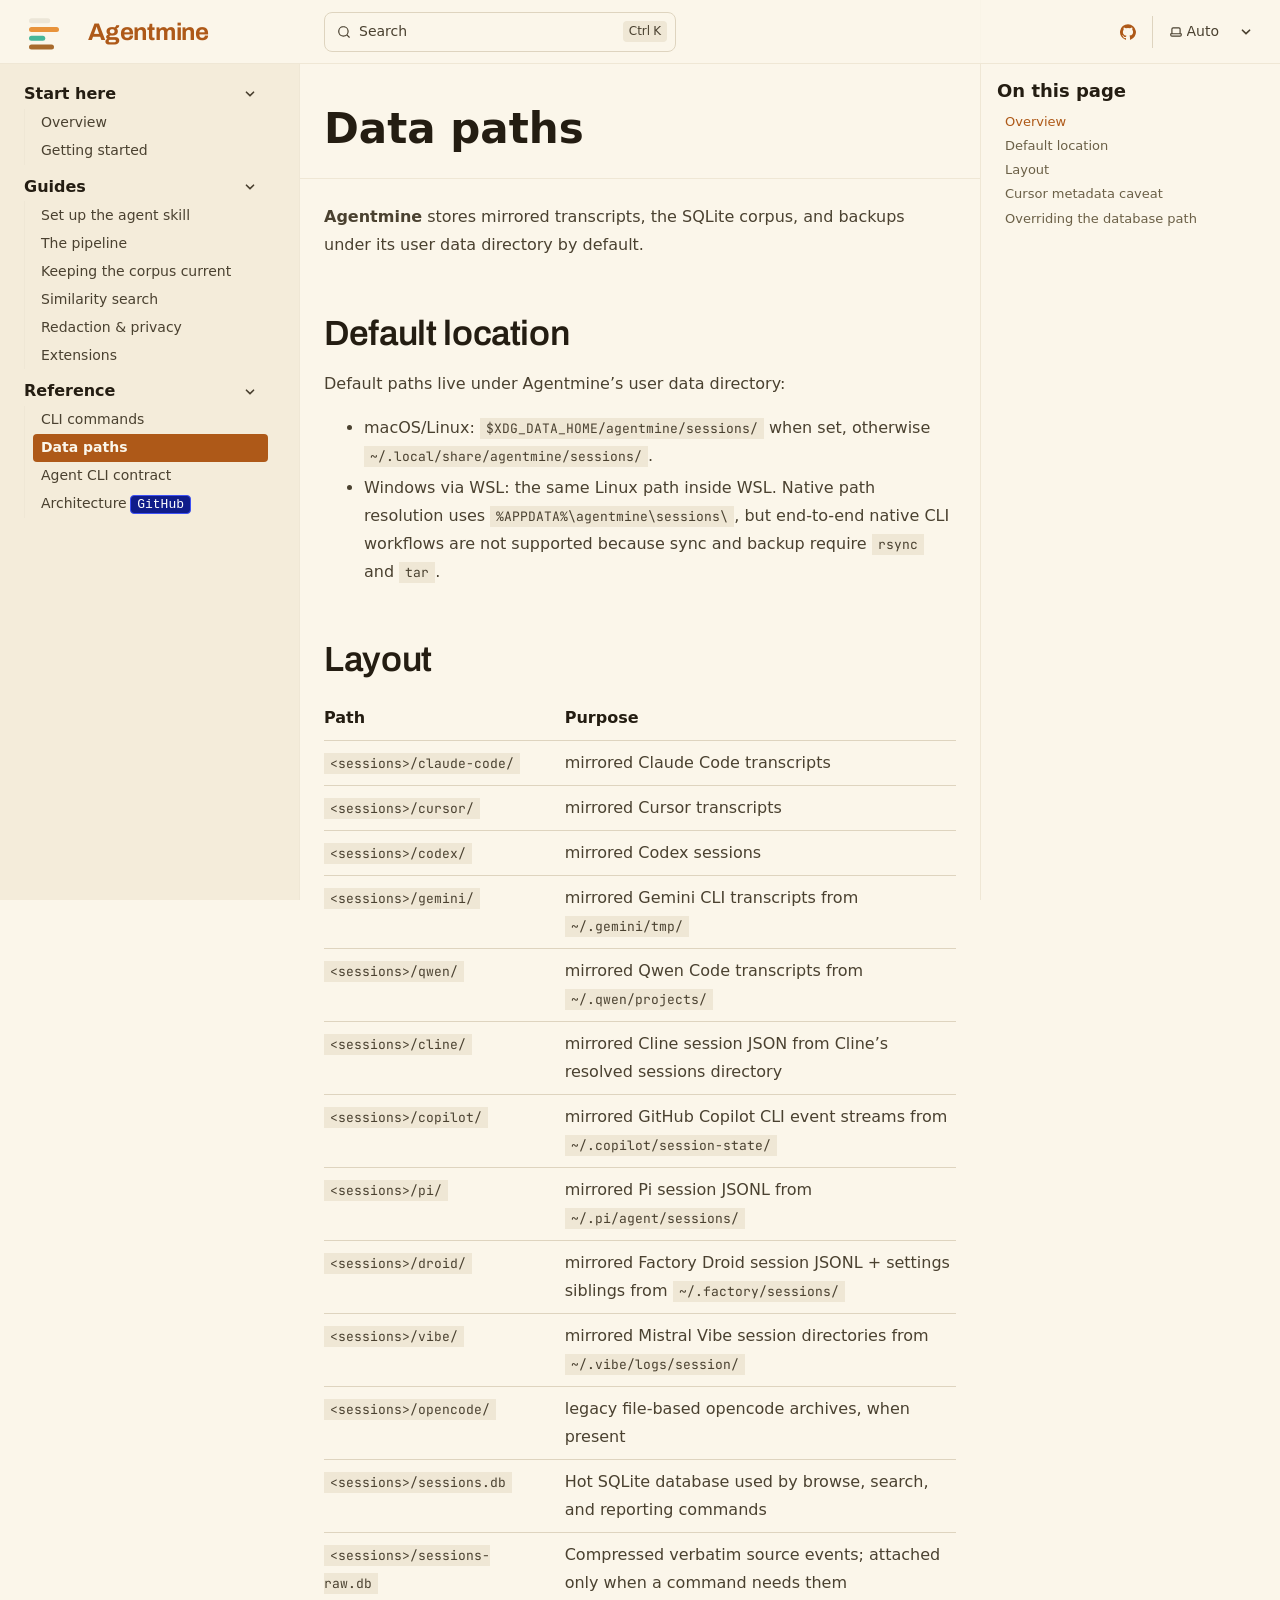
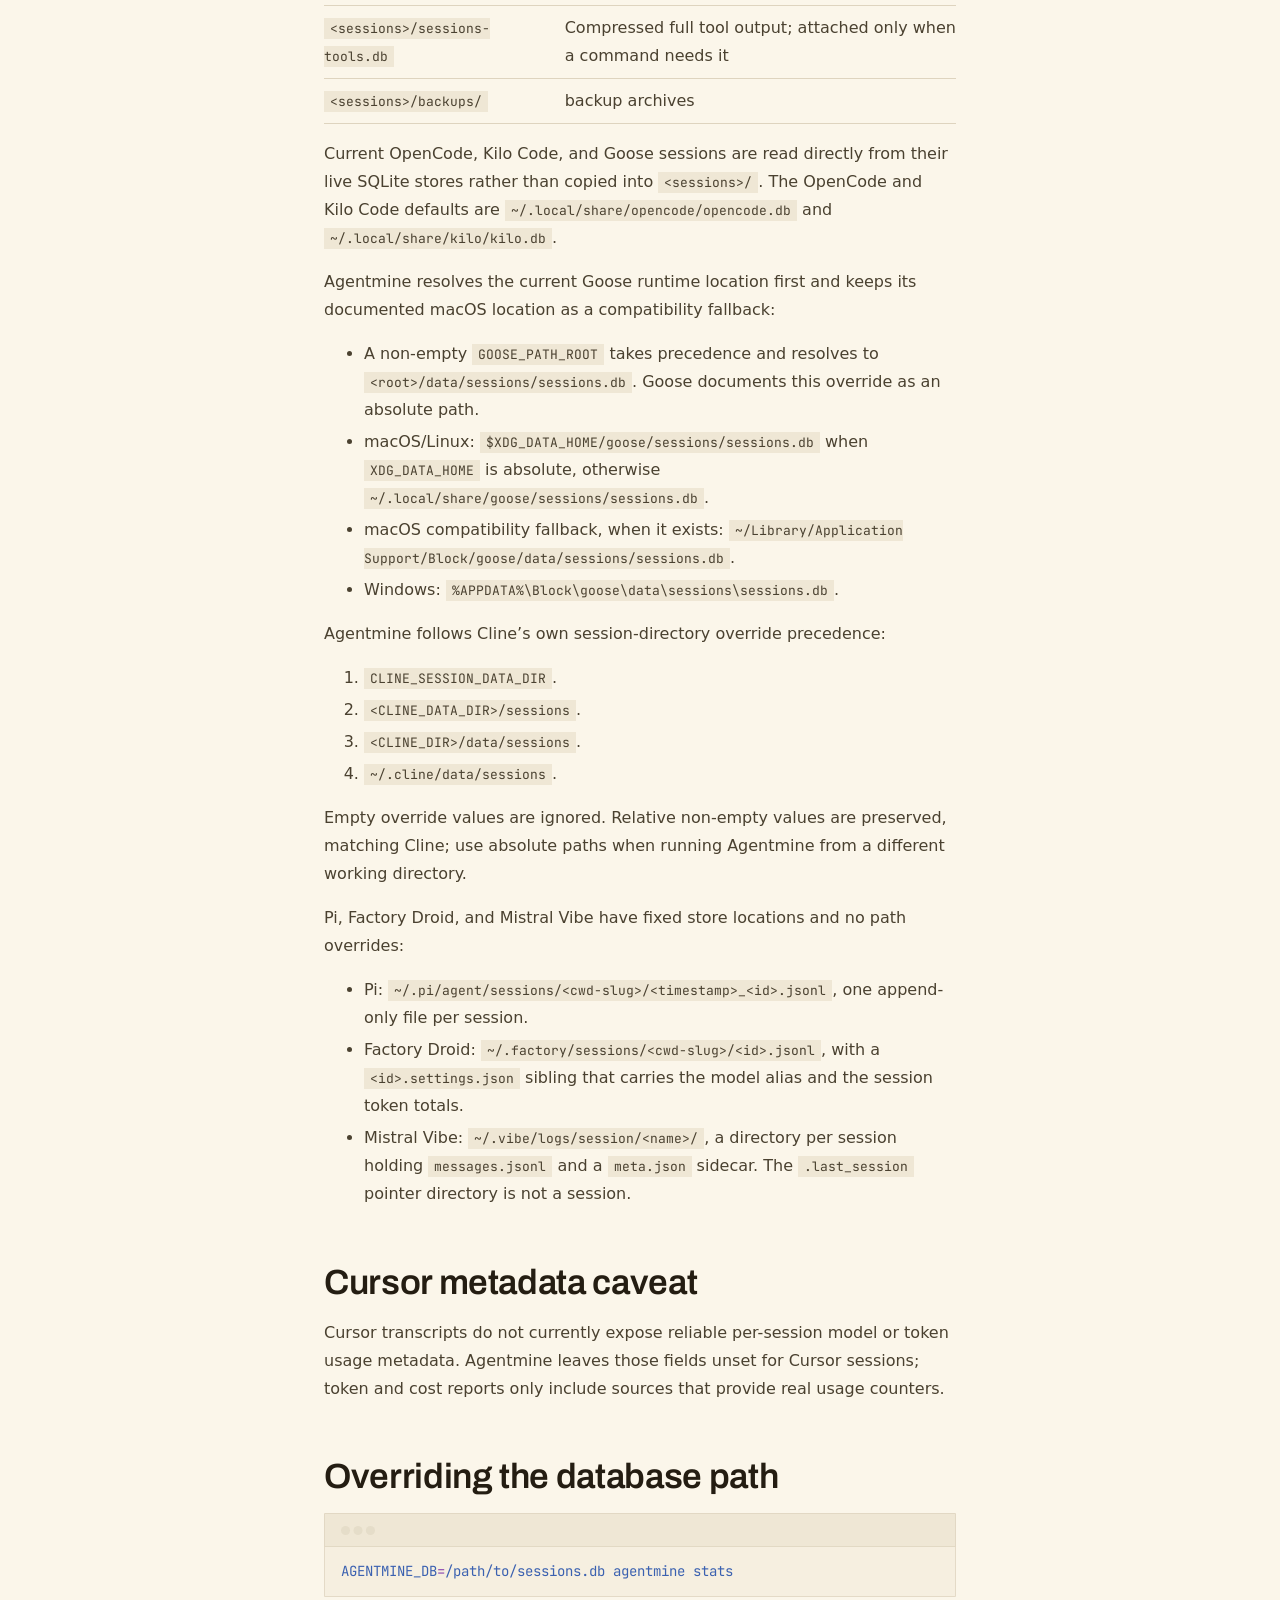
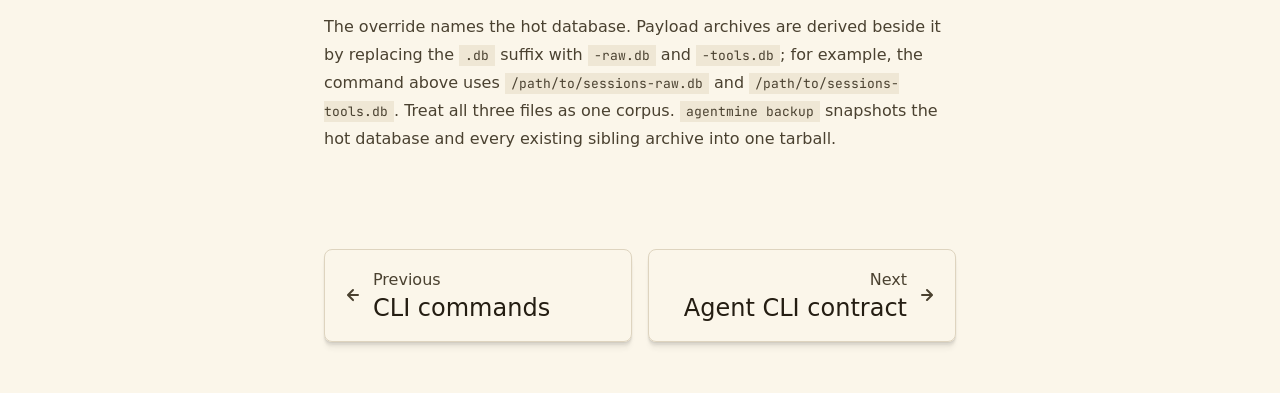
<file: reference/data-paths/index.html>
<!DOCTYPE html><html lang="en" dir="ltr" data-theme="dark" data-has-toc data-has-sidebar class="astro-ugguf5mp"><head><meta charset="utf-8"/><meta name="viewport" content="width=device-width, initial-scale=1"/><title>Data paths | Agentmine</title><link rel="canonical" href="https://agentmine.io/reference/data-paths/"/><link rel="sitemap" href="/sitemap-index.xml"/><link rel="shortcut icon" href="/favicon.svg" type="image/svg+xml"/><meta name="generator" content="Astro v7.0.7"/><meta name="generator" content="Starlight v0.41.3"/><meta property="og:title" content="Data paths"/><meta property="og:type" content="article"/><meta property="og:url" content="https://agentmine.io/reference/data-paths/"/><meta property="og:locale" content="en"/><meta property="og:description" content="Where Agentmine stores mirrored transcripts, the SQLite corpus, and backups."/><meta property="og:site_name" content="Agentmine"/><meta name="description" content="Where Agentmine stores mirrored transcripts, the SQLite corpus, and backups."/><meta name="twitter:card" content="summary"/><script>
	window.StarlightThemeProvider = (() => {
		const storedTheme =
			typeof localStorage !== 'undefined' && localStorage.getItem('starlight-theme');
		const theme =
			storedTheme ||
			(window.matchMedia('(prefers-color-scheme: light)').matches ? 'light' : 'dark');
		document.documentElement.dataset.theme = theme === 'light' ? 'light' : 'dark';
		return {
			updatePickers(theme = storedTheme || 'auto') {
				document.querySelectorAll('starlight-theme-select').forEach((picker) => {
					const select = picker.querySelector('select');
					if (select) select.value = theme;
					/** @type {HTMLTemplateElement | null} */
					const tmpl = document.querySelector(`#theme-icons`);
					const newIcon = tmpl && tmpl.content.querySelector('.' + theme);
					if (newIcon) {
						const oldIcon = picker.querySelector('svg.label-icon');
						if (oldIcon) {
							oldIcon.replaceChildren(...newIcon.cloneNode(true).childNodes);
						}
					}
				});
			},
		};
	})();
</script><template id="theme-icons"><svg aria-hidden="true" class="light astro-2n77fmpg" width="16" height="16" viewBox="0 0 24 24" fill="currentColor" style="--sl-icon-size: 1em;"><path d="M5 12a1 1 0 0 0-1-1H3a1 1 0 0 0 0 2h1a1 1 0 0 0 1-1Zm.64 5-.71.71a1 1 0 0 0 0 1.41 1 1 0 0 0 1.41 0l.71-.71A1 1 0 0 0 5.64 17ZM12 5a1 1 0 0 0 1-1V3a1 1 0 0 0-2 0v1a1 1 0 0 0 1 1Zm5.66 2.34a1 1 0 0 0 .7-.29l.71-.71a1 1 0 1 0-1.41-1.41l-.66.71a1 1 0 0 0 0 1.41 1 1 0 0 0 .66.29Zm-12-.29a1 1 0 0 0 1.41 0 1 1 0 0 0 0-1.41l-.71-.71a1.004 1.004 0 1 0-1.43 1.41l.73.71ZM21 11h-1a1 1 0 0 0 0 2h1a1 1 0 0 0 0-2Zm-2.64 6A1 1 0 0 0 17 18.36l.71.71a1 1 0 0 0 1.41 0 1 1 0 0 0 0-1.41l-.76-.66ZM12 6.5a5.5 5.5 0 1 0 5.5 5.5A5.51 5.51 0 0 0 12 6.5Zm0 9a3.5 3.5 0 1 1 0-7 3.5 3.5 0 0 1 0 7Zm0 3.5a1 1 0 0 0-1 1v1a1 1 0 0 0 2 0v-1a1 1 0 0 0-1-1Z"/></svg><svg aria-hidden="true" class="dark astro-2n77fmpg" width="16" height="16" viewBox="0 0 24 24" fill="currentColor" style="--sl-icon-size: 1em;"><path d="M21.64 13a1 1 0 0 0-1.05-.14 8.049 8.049 0 0 1-3.37.73 8.15 8.15 0 0 1-8.14-8.1 8.59 8.59 0 0 1 .25-2A1 1 0 0 0 8 2.36a10.14 10.14 0 1 0 14 11.69 1 1 0 0 0-.36-1.05Zm-9.5 6.69A8.14 8.14 0 0 1 7.08 5.22v.27a10.15 10.15 0 0 0 10.14 10.14 9.784 9.784 0 0 0 2.1-.22 8.11 8.11 0 0 1-7.18 4.32v-.04Z"/></svg><svg aria-hidden="true" class="auto astro-2n77fmpg" width="16" height="16" viewBox="0 0 24 24" fill="currentColor" style="--sl-icon-size: 1em;"><path d="M21 14h-1V7a3 3 0 0 0-3-3H7a3 3 0 0 0-3 3v7H3a1 1 0 0 0-1 1v2a3 3 0 0 0 3 3h14a3 3 0 0 0 3-3v-2a1 1 0 0 0-1-1ZM6 7a1 1 0 0 1 1-1h10a1 1 0 0 1 1 1v7H6V7Zm14 10a1 1 0 0 1-1 1H5a1 1 0 0 1-1-1v-1h16v1Z"/></svg></template><link rel="stylesheet" href="/_astro/print.ehPL0gv-.css" media="print"><link rel="stylesheet" href="/_astro/logo.DCERnc3X.css"><link rel="stylesheet" href="/_astro/common.DhOi2vyx.css"><script type="module" src="/_astro/page.B2uBVZjk.js"></script></head><body class="astro-ugguf5mp"><a class="sl-skip-link astro-dtsrwjhn" href="#_top">Skip to content</a><div class="page sl-flex astro-4zjsuggn"><header class="header astro-4zjsuggn"><div class="header astro-l7w5bz2q"><div class="title-wrapper sl-flex astro-l7w5bz2q"><a href="/" class="site-title sl-flex astro-gkejzv7a"><img class="astro-gkejzv7a" alt src="/_astro/logo.BB5N1st_.svg" width="32" height="32"><span class="astro-gkejzv7a" translate="no">Agentmine</span></a></div><div class="sl-flex print:hidden astro-l7w5bz2q"><site-search class="astro-l7w5bz2q astro-u4pdr7sz" data-translations="{&quot;placeholder&quot;:&quot;Search&quot;}"><button data-open-modal disabled aria-label="Search" aria-keyshortcuts="Control+K" class="astro-u4pdr7sz"><svg aria-hidden="true" class="astro-u4pdr7sz astro-2n77fmpg" width="16" height="16" viewBox="0 0 24 24" fill="currentColor" style="--sl-icon-size: 1em;"><path d="M21.71 20.29 18 16.61A9 9 0 1 0 16.61 18l3.68 3.68a.999.999 0 0 0 1.42 0 1 1 0 0 0 0-1.39ZM11 18a7 7 0 1 1 0-14 7 7 0 0 1 0 14Z"/></svg><span class="sl-hidden md:sl-block astro-u4pdr7sz" aria-hidden="true">Search</span><kbd class="sl-hidden md:sl-flex astro-u4pdr7sz" style="display: none;"><kbd class="astro-u4pdr7sz">Ctrl</kbd><kbd class="astro-u4pdr7sz">K</kbd></kbd></button><dialog style="padding:0" aria-label="Search" class="astro-u4pdr7sz"><div class="dialog-frame sl-flex astro-u4pdr7sz"><button data-close-modal class="sl-flex md:sl-hidden astro-u4pdr7sz">Cancel</button><div class="search-container astro-u4pdr7sz"><div id="starlight__search" class="astro-u4pdr7sz"></div></div></div></dialog></site-search><script>
	(() => {
		const openBtn = document.querySelector('button[data-open-modal]');
		const shortcut = openBtn?.querySelector('kbd');
		if (!openBtn || !(shortcut instanceof HTMLElement)) return;
		const platformKey = shortcut.querySelector('kbd');
		if (platformKey && /(Mac|iPhone|iPod|iPad)/i.test(navigator.platform)) {
			platformKey.textContent = '⌘';
			openBtn.setAttribute('aria-keyshortcuts', 'Meta+K');
		}
		shortcut.style.display = '';
	})();
</script><script type="module" src="/_astro/Search.astro_astro_type_script_index_0_lang.vTFUHulS.js"></script></div><div class="sl-hidden md:sl-flex print:hidden right-group astro-l7w5bz2q"><div class="sl-flex social-icons astro-l7w5bz2q"><a href="https://github.com/baranovxyz/agentmine" rel="me" class="sl-flex astro-22d772mg"><span class="sr-only astro-22d772mg">GitHub</span><svg aria-hidden="true" class="astro-22d772mg astro-2n77fmpg" width="16" height="16" viewBox="0 0 24 24" fill="currentColor" style="--sl-icon-size: 1em;"><path d="M12 .3a12 12 0 0 0-3.8 23.38c.6.12.83-.26.83-.57L9 21.07c-3.34.72-4.04-1.61-4.04-1.61-.55-1.39-1.34-1.76-1.34-1.76-1.08-.74.09-.73.09-.73 1.2.09 1.83 1.24 1.83 1.24 1.08 1.83 2.81 1.3 3.5 1 .1-.78.42-1.31.76-1.61-2.67-.3-5.47-1.33-5.47-5.93 0-1.31.47-2.38 1.24-3.22-.14-.3-.54-1.52.1-3.18 0 0 1-.32 3.3 1.23a11.5 11.5 0 0 1 6 0c2.28-1.55 3.29-1.23 3.29-1.23.64 1.66.24 2.88.12 3.18a4.65 4.65 0 0 1 1.23 3.22c0 4.61-2.8 5.63-5.48 5.92.42.36.81 1.1.81 2.22l-.01 3.29c0 .31.2.69.82.57A12 12 0 0 0 12 .3Z"/></svg></a></div><starlight-theme-select><label style="--sl-select-width: 6.25em" class="astro-r52gv32v"><span class="sr-only astro-r52gv32v">Select theme</span><svg aria-hidden="true" class="icon label-icon astro-r52gv32v astro-2n77fmpg" width="16" height="16" viewBox="0 0 24 24" fill="currentColor" style="--sl-icon-size: 1em;"><path d="M21 14h-1V7a3 3 0 0 0-3-3H7a3 3 0 0 0-3 3v7H3a1 1 0 0 0-1 1v2a3 3 0 0 0 3 3h14a3 3 0 0 0 3-3v-2a1 1 0 0 0-1-1ZM6 7a1 1 0 0 1 1-1h10a1 1 0 0 1 1 1v7H6V7Zm14 10a1 1 0 0 1-1 1H5a1 1 0 0 1-1-1v-1h16v1Z"/></svg><select autocomplete="off" class="astro-r52gv32v"><option value="dark" class="astro-r52gv32v">Dark</option><option value="light" class="astro-r52gv32v">Light</option><option value="auto" selected class="astro-r52gv32v">Auto</option></select><svg aria-hidden="true" class="icon caret astro-r52gv32v astro-2n77fmpg" width="16" height="16" viewBox="0 0 24 24" fill="currentColor" style="--sl-icon-size: 1em;"><path d="M17 9.17a1 1 0 0 0-1.41 0L12 12.71 8.46 9.17a1 1 0 1 0-1.41 1.42l4.24 4.24a1.002 1.002 0 0 0 1.42 0L17 10.59a1.002 1.002 0 0 0 0-1.42Z"/></svg></label></starlight-theme-select><script>
	StarlightThemeProvider.updatePickers();
</script><script type="module">var e=`starlight-theme`,t=e=>e===`auto`||e===`dark`||e===`light`?e:`auto`,n=()=>t(typeof localStorage<`u`&&localStorage.getItem(e));function r(t){typeof localStorage<`u`&&localStorage.setItem(e,t===`light`||t===`dark`?t:``)}var i=()=>matchMedia(`(prefers-color-scheme: light)`).matches?`light`:`dark`;function a(e){StarlightThemeProvider.updatePickers(e),document.documentElement.dataset.theme=e===`auto`?i():e,r(e)}matchMedia(`(prefers-color-scheme: light)`).addEventListener(`change`,()=>{n()===`auto`&&a(`auto`)});var o=class extends HTMLElement{constructor(){super(),a(n()),this.querySelector(`select`)?.addEventListener(`change`,e=>{e.currentTarget instanceof HTMLSelectElement&&a(t(e.currentTarget.value))})}};customElements.define(`starlight-theme-select`,o);</script><script type="module">var e=class extends HTMLElement{constructor(){super();let e=this.querySelector(`select`);e&&(e.addEventListener(`change`,e=>{e.currentTarget instanceof HTMLSelectElement&&(window.location.pathname=e.currentTarget.value)}),window.addEventListener(`pageshow`,t=>{if(!t.persisted)return;let n=e.querySelector(`option[selected]`)?.index;n!==e.selectedIndex&&(e.selectedIndex=n??0)}))}};customElements.define(`starlight-lang-select`,e);</script></div></div></header><nav class="sidebar print:hidden astro-4zjsuggn" aria-label="Main"><starlight-menu-button class="print:hidden astro-yfmyhhdp"><button aria-expanded="false" aria-label="Menu" aria-controls="starlight__sidebar" class="sl-flex md:sl-hidden astro-yfmyhhdp"><svg aria-hidden="true" class="open-menu astro-yfmyhhdp astro-2n77fmpg" width="16" height="16" viewBox="0 0 24 24" fill="currentColor" style="--sl-icon-size: 1em;"><path d="M3 8h18a1 1 0 1 0 0-2H3a1 1 0 0 0 0 2Zm18 8H3a1 1 0 0 0 0 2h18a1 1 0 0 0 0-2Zm0-5H3a1 1 0 0 0 0 2h18a1 1 0 0 0 0-2Z"/></svg><svg aria-hidden="true" class="close-menu astro-yfmyhhdp astro-2n77fmpg" width="16" height="16" viewBox="0 0 24 24" fill="currentColor" style="--sl-icon-size: 1em;"><path d="m13.41 12 6.3-6.29a1.004 1.004 0 1 0-1.42-1.42L12 10.59l-6.29-6.3a1.004 1.004 0 0 0-1.42 1.42l6.3 6.29-6.3 6.29a1 1 0 0 0 0 1.42.998.998 0 0 0 1.42 0l6.29-6.3 6.29 6.3a.999.999 0 0 0 1.42 0 1 1 0 0 0 0-1.42L13.41 12Z"/></svg></button></starlight-menu-button><script type="module">var e=class extends HTMLElement{btn=this.querySelector(`button`);constructor(){super(),this.btn.addEventListener(`click`,()=>this.toggleExpanded());let e=this.closest(`nav`);e&&e.addEventListener(`keyup`,e=>this.closeOnEscape(e)),matchMedia(`(min-width: 50em)`).addEventListener(`change`,()=>this.setExpanded(!1))}setExpanded(e){this.setAttribute(`aria-expanded`,String(e)),document.body.toggleAttribute(`data-mobile-menu-expanded`,e),document.querySelectorAll(`.main-frame, .sl-skip-link`).forEach(t=>{t.toggleAttribute(`inert`,e)})}toggleExpanded(){this.setExpanded(this.getAttribute(`aria-expanded`)!==`true`)}closeOnEscape(e){e.code===`Escape`&&(this.setExpanded(!1),this.btn.focus())}};customElements.define(`starlight-menu-button`,e);</script><div id="starlight__sidebar" class="sidebar-pane astro-4zjsuggn"><div class="sidebar-content sl-flex astro-4zjsuggn"><sl-sidebar-state-persist data-hash="1wjoro8" class="astro-hbzgbvl3"><script aria-hidden="true">
		(() => {
			try {
				if (!matchMedia('(min-width: 50em)').matches) return;
				/** @type {HTMLElement | null} */
				const target = document.querySelector('sl-sidebar-state-persist');
				const state = JSON.parse(sessionStorage.getItem('sl-sidebar-state') || '0');
				if (!target || !state || target.dataset.hash !== state.hash) return;
				window._starlightScrollRestore = state.scroll;
				customElements.define(
					'sl-sidebar-restore',
					class SidebarRestore extends HTMLElement {
						connectedCallback() {
							try {
								const idx = parseInt(this.dataset.index || '');
								const details = this.closest('details');
								if (details && typeof state.open[idx] === 'boolean') details.open = state.open[idx];
							} catch {}
						}
					}
				);
			} catch {}
		})();
	</script><ul class="top-level astro-stkmykjn"><li class="astro-stkmykjn"><details open class="astro-stkmykjn"><summary class="astro-stkmykjn"><span class="group-label astro-stkmykjn"><span class="large astro-stkmykjn">Start here</span></span><svg aria-hidden="true" class="caret astro-stkmykjn astro-2n77fmpg" width="16" height="16" viewBox="0 0 24 24" fill="currentColor" style="--sl-icon-size: 1.25rem;"><path d="m14.83 11.29-4.24-4.24a1 1 0 1 0-1.42 1.41L12.71 12l-3.54 3.54a1 1 0 0 0 0 1.41 1 1 0 0 0 .71.29 1 1 0 0 0 .71-.29l4.24-4.24a1.002 1.002 0 0 0 0-1.42Z"/></svg></summary><sl-sidebar-restore data-index="0"></sl-sidebar-restore><ul class="astro-stkmykjn"><li class="astro-stkmykjn"><a href="/overview/" class="astro-stkmykjn"><span class="astro-stkmykjn">Overview</span></a></li><li class="astro-stkmykjn"><a href="/getting-started/" class="astro-stkmykjn"><span class="astro-stkmykjn">Getting started</span></a></li></ul></details></li><li class="astro-stkmykjn"><details open class="astro-stkmykjn"><summary class="astro-stkmykjn"><span class="group-label astro-stkmykjn"><span class="large astro-stkmykjn">Guides</span></span><svg aria-hidden="true" class="caret astro-stkmykjn astro-2n77fmpg" width="16" height="16" viewBox="0 0 24 24" fill="currentColor" style="--sl-icon-size: 1.25rem;"><path d="m14.83 11.29-4.24-4.24a1 1 0 1 0-1.42 1.41L12.71 12l-3.54 3.54a1 1 0 0 0 0 1.41 1 1 0 0 0 .71.29 1 1 0 0 0 .71-.29l4.24-4.24a1.002 1.002 0 0 0 0-1.42Z"/></svg></summary><sl-sidebar-restore data-index="1"></sl-sidebar-restore><ul class="astro-stkmykjn"><li class="astro-stkmykjn"><a href="/guides/agent-skill/" class="astro-stkmykjn"><span class="astro-stkmykjn">Set up the agent skill</span></a></li><li class="astro-stkmykjn"><a href="/guides/pipeline/" class="astro-stkmykjn"><span class="astro-stkmykjn">The pipeline</span></a></li><li class="astro-stkmykjn"><a href="/guides/daemon/" class="astro-stkmykjn"><span class="astro-stkmykjn">Keeping the corpus current</span></a></li><li class="astro-stkmykjn"><a href="/guides/similarity-search/" class="astro-stkmykjn"><span class="astro-stkmykjn">Similarity search</span></a></li><li class="astro-stkmykjn"><a href="/guides/redaction/" class="astro-stkmykjn"><span class="astro-stkmykjn">Redaction &amp; privacy</span></a></li><li class="astro-stkmykjn"><a href="/guides/extensions/" class="astro-stkmykjn"><span class="astro-stkmykjn">Extensions</span></a></li></ul></details></li><li class="astro-stkmykjn"><details open class="astro-stkmykjn"><summary class="astro-stkmykjn"><span class="group-label astro-stkmykjn"><span class="large astro-stkmykjn">Reference</span></span><svg aria-hidden="true" class="caret astro-stkmykjn astro-2n77fmpg" width="16" height="16" viewBox="0 0 24 24" fill="currentColor" style="--sl-icon-size: 1.25rem;"><path d="m14.83 11.29-4.24-4.24a1 1 0 1 0-1.42 1.41L12.71 12l-3.54 3.54a1 1 0 0 0 0 1.41 1 1 0 0 0 .71.29 1 1 0 0 0 .71-.29l4.24-4.24a1.002 1.002 0 0 0 0-1.42Z"/></svg></summary><sl-sidebar-restore data-index="2"></sl-sidebar-restore><ul class="astro-stkmykjn"><li class="astro-stkmykjn"><a href="/reference/cli/" class="astro-stkmykjn"><span class="astro-stkmykjn">CLI commands</span></a></li><li class="astro-stkmykjn"><a href="/reference/data-paths/" aria-current="page" class="astro-stkmykjn"><span class="astro-stkmykjn">Data paths</span></a></li><li class="astro-stkmykjn"><a href="/reference/agent-contract/" class="astro-stkmykjn"><span class="astro-stkmykjn">Agent CLI contract</span></a></li><li class="astro-stkmykjn"><a href="https://github.com/baranovxyz/agentmine/blob/main/ARCHITECTURE.md" class="astro-stkmykjn" target="_blank" rel="noopener"><span class="astro-stkmykjn">Architecture</span><span class="sl-badge note small  astro-stkmykjn astro-cd2z47hi">GitHub</span></a></li></ul></details></li></ul><script aria-hidden="true">
		(() => {
			const scroller = document.getElementById('starlight__sidebar');
			if (!window._starlightScrollRestore || !scroller) return;
			scroller.scrollTop = window._starlightScrollRestore;
			delete window._starlightScrollRestore;
		})();
	</script></sl-sidebar-state-persist><div class="md:sl-hidden"><div class="mobile-preferences sl-flex astro-5wdrtqyo"><div class="social-icons astro-5wdrtqyo"><a href="https://github.com/baranovxyz/agentmine" rel="me" class="sl-flex astro-22d772mg"><span class="sr-only astro-22d772mg">GitHub</span><svg aria-hidden="true" class="astro-22d772mg astro-2n77fmpg" width="16" height="16" viewBox="0 0 24 24" fill="currentColor" style="--sl-icon-size: 1em;"><path d="M12 .3a12 12 0 0 0-3.8 23.38c.6.12.83-.26.83-.57L9 21.07c-3.34.72-4.04-1.61-4.04-1.61-.55-1.39-1.34-1.76-1.34-1.76-1.08-.74.09-.73.09-.73 1.2.09 1.83 1.24 1.83 1.24 1.08 1.83 2.81 1.3 3.5 1 .1-.78.42-1.31.76-1.61-2.67-.3-5.47-1.33-5.47-5.93 0-1.31.47-2.38 1.24-3.22-.14-.3-.54-1.52.1-3.18 0 0 1-.32 3.3 1.23a11.5 11.5 0 0 1 6 0c2.28-1.55 3.29-1.23 3.29-1.23.64 1.66.24 2.88.12 3.18a4.65 4.65 0 0 1 1.23 3.22c0 4.61-2.8 5.63-5.48 5.92.42.36.81 1.1.81 2.22l-.01 3.29c0 .31.2.69.82.57A12 12 0 0 0 12 .3Z"/></svg></a></div><starlight-theme-select><label style="--sl-select-width: 6.25em" class="astro-r52gv32v"><span class="sr-only astro-r52gv32v">Select theme</span><svg aria-hidden="true" class="icon label-icon astro-r52gv32v astro-2n77fmpg" width="16" height="16" viewBox="0 0 24 24" fill="currentColor" style="--sl-icon-size: 1em;"><path d="M21 14h-1V7a3 3 0 0 0-3-3H7a3 3 0 0 0-3 3v7H3a1 1 0 0 0-1 1v2a3 3 0 0 0 3 3h14a3 3 0 0 0 3-3v-2a1 1 0 0 0-1-1ZM6 7a1 1 0 0 1 1-1h10a1 1 0 0 1 1 1v7H6V7Zm14 10a1 1 0 0 1-1 1H5a1 1 0 0 1-1-1v-1h16v1Z"/></svg><select autocomplete="off" class="astro-r52gv32v"><option value="dark" class="astro-r52gv32v">Dark</option><option value="light" class="astro-r52gv32v">Light</option><option value="auto" selected class="astro-r52gv32v">Auto</option></select><svg aria-hidden="true" class="icon caret astro-r52gv32v astro-2n77fmpg" width="16" height="16" viewBox="0 0 24 24" fill="currentColor" style="--sl-icon-size: 1em;"><path d="M17 9.17a1 1 0 0 0-1.41 0L12 12.71 8.46 9.17a1 1 0 1 0-1.41 1.42l4.24 4.24a1.002 1.002 0 0 0 1.42 0L17 10.59a1.002 1.002 0 0 0 0-1.42Z"/></svg></label></starlight-theme-select><script>
	StarlightThemeProvider.updatePickers();
</script></div></div></div></div></nav><div class="main-frame astro-4zjsuggn"><script type="module">var e=document.getElementById(`starlight__sidebar`),t=e?.querySelector(`sl-sidebar-state-persist`),n=`sl-sidebar-state`,r=()=>{let r=[],i=t?.dataset.hash||``;try{let e=sessionStorage.getItem(n),t=JSON.parse(e||`{}`);Array.isArray(t.open)&&t.hash===i&&(r=t.open)}catch{}return{hash:i,open:r,scroll:e?.scrollTop||0}},i=e=>{try{sessionStorage.setItem(n,JSON.stringify(e))}catch{}},a=()=>i(r()),o=(e,t)=>{let n=r();n.open[t]=e,i(n)};t?.addEventListener(`click`,e=>{if(!(e.target instanceof Element))return;let t=e.target.closest(`summary`)?.closest(`details`);if(!t)return;let n=t.querySelector(`sl-sidebar-restore`),r=parseInt(n?.dataset.index||``);isNaN(r)||o(!t.open,r)}),addEventListener(`visibilitychange`,()=>{document.visibilityState===`hidden`&&a()}),addEventListener(`pageHide`,a);</script><div class="lg:sl-flex astro-bfwiu6nc"><aside class="right-sidebar-container print:hidden astro-bfwiu6nc"><div class="right-sidebar astro-bfwiu6nc"><div class="lg:sl-hidden astro-kuhoonjo"><mobile-starlight-toc data-min-h="2" data-max-h="3" class="astro-qftdlbyx"><nav aria-labelledby="starlight__on-this-page--mobile" class="astro-qftdlbyx"><details id="starlight__mobile-toc" class="astro-qftdlbyx"><summary id="starlight__on-this-page--mobile" class="sl-flex astro-qftdlbyx"><span class="toggle sl-flex astro-qftdlbyx">On this page<svg aria-hidden="true" class="caret astro-qftdlbyx astro-2n77fmpg" width="16" height="16" viewBox="0 0 24 24" fill="currentColor" style="--sl-icon-size: 1rem;"><path d="m14.83 11.29-4.24-4.24a1 1 0 1 0-1.42 1.41L12.71 12l-3.54 3.54a1 1 0 0 0 0 1.41 1 1 0 0 0 .71.29 1 1 0 0 0 .71-.29l4.24-4.24a1.002 1.002 0 0 0 0-1.42Z"/></svg></span><span class="display-current astro-qftdlbyx"></span></summary><div class="dropdown astro-qftdlbyx"><ul class="isMobile astro-k4ielstj" style="--depth: 0;"><li style="--depth: 0;" class="astro-k4ielstj"><a href="#_top" style="--depth: 0;" class="astro-k4ielstj"><span style="--depth: 0;" class="astro-k4ielstj">Overview</span></a></li><li style="--depth: 0;" class="astro-k4ielstj"><a href="#default-location" style="--depth: 0;" class="astro-k4ielstj"><span style="--depth: 0;" class="astro-k4ielstj">Default location</span></a></li><li style="--depth: 0;" class="astro-k4ielstj"><a href="#layout" style="--depth: 0;" class="astro-k4ielstj"><span style="--depth: 0;" class="astro-k4ielstj">Layout</span></a></li><li style="--depth: 0;" class="astro-k4ielstj"><a href="#cursor-metadata-caveat" style="--depth: 0;" class="astro-k4ielstj"><span style="--depth: 0;" class="astro-k4ielstj">Cursor metadata caveat</span></a></li><li style="--depth: 0;" class="astro-k4ielstj"><a href="#overriding-the-database-path" style="--depth: 0;" class="astro-k4ielstj"><span style="--depth: 0;" class="astro-k4ielstj">Overriding the database path</span></a></li></ul></div></details></nav></mobile-starlight-toc><script type="module" src="/_astro/MobileTableOfContents.astro_astro_type_script_index_0_lang.BcSo_yiZ.js"></script></div><div class="right-sidebar-panel sl-hidden lg:sl-block astro-kuhoonjo"><div class="sl-container astro-kuhoonjo"><starlight-toc data-min-h="2" data-max-h="3"><nav aria-labelledby="starlight__on-this-page"><h2 id="starlight__on-this-page">On this page</h2><ul class="astro-k4ielstj" style="--depth: 0;"><li style="--depth: 0;" class="astro-k4ielstj"><a href="#_top" style="--depth: 0;" class="astro-k4ielstj"><span style="--depth: 0;" class="astro-k4ielstj">Overview</span></a></li><li style="--depth: 0;" class="astro-k4ielstj"><a href="#default-location" style="--depth: 0;" class="astro-k4ielstj"><span style="--depth: 0;" class="astro-k4ielstj">Default location</span></a></li><li style="--depth: 0;" class="astro-k4ielstj"><a href="#layout" style="--depth: 0;" class="astro-k4ielstj"><span style="--depth: 0;" class="astro-k4ielstj">Layout</span></a></li><li style="--depth: 0;" class="astro-k4ielstj"><a href="#cursor-metadata-caveat" style="--depth: 0;" class="astro-k4ielstj"><span style="--depth: 0;" class="astro-k4ielstj">Cursor metadata caveat</span></a></li><li style="--depth: 0;" class="astro-k4ielstj"><a href="#overriding-the-database-path" style="--depth: 0;" class="astro-k4ielstj"><span style="--depth: 0;" class="astro-k4ielstj">Overriding the database path</span></a></li></ul></nav></starlight-toc><script type="module" src="/_astro/TableOfContents.astro_astro_type_script_index_0_lang.Csloo1VZ.js"></script></div></div></div></aside><div class="main-pane astro-bfwiu6nc"><main data-pagefind-body class="astro-ugguf5mp" lang="en" dir="ltr"><div class="content-panel astro-vr5htdco"><div class="sl-container astro-vr5htdco"><h1 id="_top" class="astro-ox4kf7dl">Data paths</h1></div></div><div class="content-panel astro-vr5htdco"><div class="sl-container astro-vr5htdco"><div class="sl-markdown-content"><p><strong>Agentmine</strong> stores mirrored transcripts, the SQLite corpus, and backups under its user data
directory by default.</p>
<h2 id="default-location">Default location</h2>
<p>Default paths live under Agentmine’s user data directory:</p>
<ul>
<li>macOS/Linux: <code>$XDG_DATA_HOME/agentmine/sessions/</code> when set, otherwise
<code>~/.local/share/agentmine/sessions/</code>.</li>
<li>Windows via WSL: the same Linux path inside WSL. Native path resolution uses
<code>%APPDATA%\agentmine\sessions\</code>, but end-to-end native CLI workflows are not supported because
sync and backup require <code>rsync</code> and <code>tar</code>.</li>
</ul>
<h2 id="layout">Layout</h2>





































































<table><thead><tr><th>Path</th><th>Purpose</th></tr></thead><tbody><tr><td><code>&#x3C;sessions>/claude-code/</code></td><td>mirrored Claude Code transcripts</td></tr><tr><td><code>&#x3C;sessions>/cursor/</code></td><td>mirrored Cursor transcripts</td></tr><tr><td><code>&#x3C;sessions>/codex/</code></td><td>mirrored Codex sessions</td></tr><tr><td><code>&#x3C;sessions>/gemini/</code></td><td>mirrored Gemini CLI transcripts from <code>~/.gemini/tmp/</code></td></tr><tr><td><code>&#x3C;sessions>/qwen/</code></td><td>mirrored Qwen Code transcripts from <code>~/.qwen/projects/</code></td></tr><tr><td><code>&#x3C;sessions>/cline/</code></td><td>mirrored Cline session JSON from Cline’s resolved sessions directory</td></tr><tr><td><code>&#x3C;sessions>/copilot/</code></td><td>mirrored GitHub Copilot CLI event streams from <code>~/.copilot/session-state/</code></td></tr><tr><td><code>&#x3C;sessions>/pi/</code></td><td>mirrored Pi session JSONL from <code>~/.pi/agent/sessions/</code></td></tr><tr><td><code>&#x3C;sessions>/droid/</code></td><td>mirrored Factory Droid session JSONL + settings siblings from <code>~/.factory/sessions/</code></td></tr><tr><td><code>&#x3C;sessions>/vibe/</code></td><td>mirrored Mistral Vibe session directories from <code>~/.vibe/logs/session/</code></td></tr><tr><td><code>&#x3C;sessions>/opencode/</code></td><td>legacy file-based opencode archives, when present</td></tr><tr><td><code>&#x3C;sessions>/sessions.db</code></td><td>Hot SQLite database used by browse, search, and reporting commands</td></tr><tr><td><code>&#x3C;sessions>/sessions-raw.db</code></td><td>Compressed verbatim source events; attached only when a command needs them</td></tr><tr><td><code>&#x3C;sessions>/sessions-tools.db</code></td><td>Compressed full tool output; attached only when a command needs it</td></tr><tr><td><code>&#x3C;sessions>/backups/</code></td><td>backup archives</td></tr></tbody></table>
<p>Current OpenCode, Kilo Code, and Goose sessions are read directly from their live SQLite stores
rather than copied into <code>&#x3C;sessions>/</code>. The OpenCode and Kilo Code defaults are
<code>~/.local/share/opencode/opencode.db</code> and <code>~/.local/share/kilo/kilo.db</code>.</p>
<p>Agentmine resolves the current Goose runtime location first and keeps its documented macOS location
as a compatibility fallback:</p>
<ul>
<li>A non-empty <code>GOOSE_PATH_ROOT</code> takes precedence and resolves to
<code>&#x3C;root>/data/sessions/sessions.db</code>. Goose documents this override as an absolute path.</li>
<li>macOS/Linux: <code>$XDG_DATA_HOME/goose/sessions/sessions.db</code> when <code>XDG_DATA_HOME</code> is absolute,
otherwise <code>~/.local/share/goose/sessions/sessions.db</code>.</li>
<li>macOS compatibility fallback, when it exists:
<code>~/Library/Application Support/Block/goose/data/sessions/sessions.db</code>.</li>
<li>Windows: <code>%APPDATA%\Block\goose\data\sessions\sessions.db</code>.</li>
</ul>
<p>Agentmine follows Cline’s own session-directory override precedence:</p>
<ol>
<li><code>CLINE_SESSION_DATA_DIR</code>.</li>
<li><code>&#x3C;CLINE_DATA_DIR>/sessions</code>.</li>
<li><code>&#x3C;CLINE_DIR>/data/sessions</code>.</li>
<li><code>~/.cline/data/sessions</code>.</li>
</ol>
<p>Empty override values are ignored. Relative non-empty values are preserved, matching Cline; use
absolute paths when running Agentmine from a different working directory.</p>
<p>Pi, Factory Droid, and Mistral Vibe have fixed store locations and no path overrides:</p>
<ul>
<li>Pi: <code>~/.pi/agent/sessions/&#x3C;cwd-slug>/&#x3C;timestamp>_&#x3C;id>.jsonl</code>, one append-only file per session.</li>
<li>Factory Droid: <code>~/.factory/sessions/&#x3C;cwd-slug>/&#x3C;id>.jsonl</code>, with a <code>&#x3C;id>.settings.json</code> sibling
that carries the model alias and the session token totals.</li>
<li>Mistral Vibe: <code>~/.vibe/logs/session/&#x3C;name>/</code>, a directory per session holding <code>messages.jsonl</code>
and a <code>meta.json</code> sidecar. The <code>.last_session</code> pointer directory is not a session.</li>
</ul>
<h2 id="cursor-metadata-caveat">Cursor metadata caveat</h2>
<p>Cursor transcripts do not currently expose reliable per-session model or token usage metadata.
Agentmine leaves those fields unset for Cursor sessions; token and cost reports only include
sources that provide real usage counters.</p>
<h2 id="overriding-the-database-path">Overriding the database path</h2>
<div class="expressive-code"><link rel="stylesheet" href="/_astro/ec.v4551.css"><script type="module" src="/_astro/ec.0vx5m.js"></script><figure class="frame is-terminal not-content"><figcaption class="header"><span class="title"></span><span class="sr-only">Terminal window</span></figcaption><pre data-language="bash"><code><div class="ec-line"><div class="code"><span style="--0:#C5E478;--1:#3B61B0">AGENTMINE_DB</span><span style="--0:#C792EA;--1:#8844AE">=</span><span style="--0:#ECC48D;--1:#3B61B0">/path/to/sessions.db</span><span style="--0:#D6DEEB;--1:#403F53"> </span><span style="--0:#82AAFF;--1:#3B61B0">agentmine</span><span style="--0:#D6DEEB;--1:#403F53"> </span><span style="--0:#ECC48D;--1:#3B61B0">stats</span></div></div></code></pre><div class="copy"><div aria-live="polite"></div><button title="Copy to clipboard" data-copied="Copied!" data-code="AGENTMINE_DB=/path/to/sessions.db agentmine stats"><div></div></button></div></figure></div>
<p>The override names the hot database. Payload archives are derived beside it by replacing the
<code>.db</code> suffix with <code>-raw.db</code> and <code>-tools.db</code>; for example, the command above uses
<code>/path/to/sessions-raw.db</code> and <code>/path/to/sessions-tools.db</code>. Treat all three files as one corpus.
<code>agentmine backup</code> snapshots the hot database and every existing sibling archive into one tarball.</p></div><footer class="sl-flex astro-g4usx53u"><div class="meta sl-flex astro-g4usx53u"></div><div class="pagination-links print:hidden astro-ax6gxqbm" dir="ltr"><a href="/reference/cli/" rel="prev" class="astro-ax6gxqbm"><svg aria-hidden="true" class="astro-ax6gxqbm astro-2n77fmpg" width="16" height="16" viewBox="0 0 24 24" fill="currentColor" style="--sl-icon-size: 1.5rem;"><path d="M17 11H9.41l3.3-3.29a1.004 1.004 0 1 0-1.42-1.42l-5 5a1 1 0 0 0-.21.33 1 1 0 0 0 0 .76 1 1 0 0 0 .21.33l5 5a1.002 1.002 0 0 0 1.639-.325 1 1 0 0 0-.219-1.095L9.41 13H17a1 1 0 0 0 0-2Z"/></svg><span class="astro-ax6gxqbm">Previous<br class="astro-ax6gxqbm"><span class="link-title astro-ax6gxqbm">CLI commands</span></span></a><a href="/reference/agent-contract/" rel="next" class="astro-ax6gxqbm"><svg aria-hidden="true" class="astro-ax6gxqbm astro-2n77fmpg" width="16" height="16" viewBox="0 0 24 24" fill="currentColor" style="--sl-icon-size: 1.5rem;"><path d="M17.92 11.62a1.001 1.001 0 0 0-.21-.33l-5-5a1.003 1.003 0 1 0-1.42 1.42l3.3 3.29H7a1 1 0 0 0 0 2h7.59l-3.3 3.29a1.002 1.002 0 0 0 .325 1.639 1 1 0 0 0 1.095-.219l5-5a1 1 0 0 0 .21-.33 1 1 0 0 0 0-.76Z"/></svg><span class="astro-ax6gxqbm">Next<br class="astro-ax6gxqbm"><span class="link-title astro-ax6gxqbm">Agent CLI contract</span></span></a></div></footer></div></div></main></div></div></div></div></body></html>
</file>
<file: _astro/logo.DCERnc3X.css>
@font-face{font-family:Archivo Variable;font-style:normal;font-display:swap;font-weight:100 900;src:url(/_astro/archivo-vietnamese-wght-normal.XAtsl5Q_.woff2)format("woff2-variations");unicode-range:U+102-103,U+110-111,U+128-129,U+168-169,U+1A0-1A1,U+1AF-1B0,U+300-301,U+303-304,U+308-309,U+323,U+329,U+1EA0-1EF9,U+20AB}@font-face{font-family:Archivo Variable;font-style:normal;font-display:swap;font-weight:100 900;src:url(/_astro/archivo-latin-ext-wght-normal.C4zznr8T.woff2)format("woff2-variations");unicode-range:U+100-2BA,U+2BD-2C5,U+2C7-2CC,U+2CE-2D7,U+2DD-2FF,U+304,U+308,U+329,U+1D00-1DBF,U+1E00-1E9F,U+1EF2-1EFF,U+2020,U+20A0-20AB,U+20AD-20C0,U+2113,U+2C60-2C7F,U+A720-A7FF}@font-face{font-family:Archivo Variable;font-style:normal;font-display:swap;font-weight:100 900;src:url(/_astro/archivo-latin-wght-normal.E0tuGl4L.woff2)format("woff2-variations");unicode-range:U+??,U+131,U+152-153,U+2BB-2BC,U+2C6,U+2DA,U+2DC,U+304,U+308,U+329,U+2000-206F,U+20AC,U+2122,U+2191,U+2193,U+2212,U+2215,U+FEFF,U+FFFD}@font-face{font-family:JetBrains Mono Variable;font-style:normal;font-display:swap;font-weight:100 800;src:url([data-uri])format("woff2-variations");unicode-range:U+460-52F,U+1C80-1C8A,U+20B4,U+2DE0-2DFF,U+A640-A69F,U+FE2E-FE2F}@font-face{font-family:JetBrains Mono Variable;font-style:normal;font-display:swap;font-weight:100 800;src:url(/_astro/jetbrains-mono-cyrillic-wght-normal.D73BlboJ.woff2)format("woff2-variations");unicode-range:U+301,U+400-45F,U+490-491,U+4B0-4B1,U+2116}@font-face{font-family:JetBrains Mono Variable;font-style:normal;font-display:swap;font-weight:100 800;src:url(/_astro/jetbrains-mono-greek-wght-normal.Bw9x6K1M.woff2)format("woff2-variations");unicode-range:U+370-377,U+37A-37F,U+384-38A,U+38C,U+38E-3A1,U+3A3-3FF}@font-face{font-family:JetBrains Mono Variable;font-style:normal;font-display:swap;font-weight:100 800;src:url(/_astro/jetbrains-mono-vietnamese-wght-normal.Bt-aOZkq.woff2)format("woff2-variations");unicode-range:U+102-103,U+110-111,U+128-129,U+168-169,U+1A0-1A1,U+1AF-1B0,U+300-301,U+303-304,U+308-309,U+323,U+329,U+1EA0-1EF9,U+20AB}@font-face{font-family:JetBrains Mono Variable;font-style:normal;font-display:swap;font-weight:100 800;src:url(/_astro/jetbrains-mono-latin-ext-wght-normal.DBQx-q_a.woff2)format("woff2-variations");unicode-range:U+100-2BA,U+2BD-2C5,U+2C7-2CC,U+2CE-2D7,U+2DD-2FF,U+304,U+308,U+329,U+1D00-1DBF,U+1E00-1E9F,U+1EF2-1EFF,U+2020,U+20A0-20AB,U+20AD-20C0,U+2113,U+2C60-2C7F,U+A720-A7FF}@font-face{font-family:JetBrains Mono Variable;font-style:normal;font-display:swap;font-weight:100 800;src:url(/_astro/jetbrains-mono-latin-wght-normal.B9CIFXIH.woff2)format("woff2-variations");unicode-range:U+??,U+131,U+152-153,U+2BB-2BC,U+2C6,U+2DA,U+2DC,U+304,U+308,U+329,U+2000-206F,U+20AC,U+2122,U+2191,U+2193,U+2212,U+2215,U+FEFF,U+FFFD}
</file>
<file: _astro/index.7xnmQ-kB.css>
:root{--coal:#16130f;--coal-1:#1a160f;--coal-2:#1e1a14;--coal-3:#26211a;--seam:#33291d;--seam-strong:#4a3b26;--bone:#ece6d8;--bone-dim:#ada48f;--bone-faint:#928976;--copper:#e8933b;--copper-bright:#f6a94a;--copper-deep:#a86a2c;--malachite:#45b79a;--malachite-bright:#5fd3b4;--rust:#cf5a34;--font-display:"Archivo Variable", "Archivo", system-ui, sans-serif;--font-mono:"JetBrains Mono Variable", "JetBrains Mono", ui-monospace, "SFMono-Regular", "Menlo", monospace;--font-body:system-ui, -apple-system, "Segoe UI", Roboto, Helvetica, Arial, sans-serif;--radius:14px;--radius-sm:9px;--maxw:1120px}:where(.astro-lcdefpme){box-sizing:border-box}html{scroll-behavior:smooth}body{background:var(--coal);color:var(--bone);font-family:var(--font-body);-webkit-font-smoothing:antialiased;margin:0;line-height:1.6;overflow-x:hidden}a:where(.astro-lcdefpme){color:inherit;text-decoration:none}.sr-only:where(.astro-lcdefpme){clip:rect(0, 0, 0, 0);white-space:nowrap;border:0;width:1px;height:1px;margin:-1px;padding:0;position:absolute;overflow:hidden}.skip-link:where(.astro-lcdefpme){z-index:100;background:var(--bone);color:var(--coal);font-family:var(--font-mono);border-radius:7px;padding:9px 14px;font-weight:600;position:fixed;top:8px;left:8px;transform:translateY(calc(-100% - 12px))}.skip-link:where(.astro-lcdefpme):focus{transform:none}.grain:where(.astro-lcdefpme){z-index:-1;pointer-events:none;background:radial-gradient(120% 80% at 82% -8%, #e8933b24, transparent 55%), radial-gradient(90% 70% at 8% 4%, #45b79a12, transparent 50%), var(--coal);position:fixed;inset:0}.wrap:where(.astro-lcdefpme){width:100%;max-width:var(--maxw);margin-inline:auto;padding-inline:24px}.nav:where(.astro-lcdefpme){justify-content:space-between;align-items:center;padding-block:20px;display:flex}.brand:where(.astro-lcdefpme){align-items:center;gap:10px;display:flex}.brand__name:where(.astro-lcdefpme){font-family:var(--font-mono);letter-spacing:-.02em;font-size:1.02rem;font-weight:600}.nav__links:where(.astro-lcdefpme){align-items:center;gap:26px;display:flex}.nav__links:where(.astro-lcdefpme) a:where(.astro-lcdefpme){font-family:var(--font-mono);color:var(--bone-dim);font-size:.82rem;transition:color .18s}.nav__links:where(.astro-lcdefpme) a:where(.astro-lcdefpme):hover{color:var(--bone)}.ghlink:where(.astro-lcdefpme){border:1px solid var(--seam);border-radius:999px;align-items:center;gap:7px;padding:7px 14px;display:inline-flex;color:var(--bone)!important}.ghlink:where(.astro-lcdefpme):hover{border-color:var(--copper)}.display:where(.astro-lcdefpme){font-family:var(--font-display);letter-spacing:-.03em;margin:0;font-weight:800;line-height:1.02}.eyebrow:where(.astro-lcdefpme){font-family:var(--font-mono);text-transform:uppercase;letter-spacing:.16em;color:var(--bone-dim);align-items:center;gap:9px;margin:0 0 18px;font-size:.74rem;display:inline-flex}.tick:where(.astro-lcdefpme){background:var(--copper);width:22px;height:2px;display:inline-block}.ore:where(.astro-lcdefpme){color:var(--copper);background:linear-gradient(180deg, var(--copper-bright), var(--copper));-webkit-text-fill-color:transparent;background-clip:text}.hero:where(.astro-lcdefpme){grid-template-columns:minmax(0,1.05fr) minmax(0,1fr);align-items:center;gap:56px;padding-block:clamp(48px,8vw,104px);display:grid}.hero__copy:where(.astro-lcdefpme) h1:where(.astro-lcdefpme){margin:0 0 22px;font-size:clamp(2.9rem,6.4vw,4.9rem)}.lede:where(.astro-lcdefpme){color:var(--bone-dim);max-width:34ch;margin:0 0 30px;font-size:1.12rem}.cta:where(.astro-lcdefpme){flex-wrap:wrap;gap:14px;display:flex}.cta--center:where(.astro-lcdefpme){justify-content:center;margin-top:26px}.btn:where(.astro-lcdefpme){font-family:var(--font-mono);border:1px solid #0000;border-radius:999px;align-items:center;gap:9px;padding:13px 22px;font-size:.9rem;font-weight:600;transition:transform .16s,box-shadow .2s,border-color .2s,background .2s;display:inline-flex}.btn__arw:where(.astro-lcdefpme){transition:transform .18s}.btn:where(.astro-lcdefpme):hover .btn__arw:where(.astro-lcdefpme){transform:translate(3px)}.btn--ore:where(.astro-lcdefpme){background:var(--copper);color:#241403;box-shadow:0 8px 26px -12px #e8933bb3}.btn--ore:where(.astro-lcdefpme):hover{background:var(--copper-bright);transform:translateY(-1px);box-shadow:0 12px 30px -10px #e8933bcc}.btn--ghost:where(.astro-lcdefpme){border-color:var(--seam-strong);color:var(--bone)}.btn--ghost:where(.astro-lcdefpme):hover{border-color:var(--copper)}.install:where(.astro-lcdefpme){background:var(--coal-2);border:1px solid var(--seam);border-radius:var(--radius-sm);justify-content:space-between;align-items:center;gap:12px;max-width:400px;margin-top:30px;padding:12px 12px 12px 16px;display:flex}.install:where(.astro-lcdefpme) code:where(.astro-lcdefpme){font-family:var(--font-mono);color:var(--bone);white-space:nowrap;font-size:.9rem}.install__copy:where(.astro-lcdefpme){font-family:var(--font-mono);letter-spacing:.04em;color:var(--bone-dim);background:var(--coal-3);border:1px solid var(--seam);cursor:pointer;border-radius:6px;padding:6px 11px;font-size:.74rem;transition:color .15s,border-color .15s;display:none}.copy-ready:where(.astro-lcdefpme) .install__copy:where(.astro-lcdefpme){display:inline-block}.install__copy:where(.astro-lcdefpme):hover{color:var(--bone);border-color:var(--copper)}.install__copy:where(.astro-lcdefpme).is-copied{color:var(--malachite);border-color:var(--malachite)}.req:where(.astro-lcdefpme){font-family:var(--font-mono);color:var(--bone-faint);margin:14px 0 0;font-size:.74rem}.tok-prompt:where(.astro-lcdefpme){color:var(--copper)}.hero__demo:where(.astro-lcdefpme){position:relative}.core:where(.astro-lcdefpme){border-radius:999px;flex-direction:column;gap:5px;width:9px;display:flex;position:absolute;top:8%;bottom:8%;left:-26px;overflow:hidden}.core:where(.astro-lcdefpme) span:where(.astro-lcdefpme){flex:1}.core:where(.astro-lcdefpme) span:where(.astro-lcdefpme):nth-child(2){flex:2.1}.core:where(.astro-lcdefpme) span:where(.astro-lcdefpme):nth-child(3){flex:1.3}.core--wide:where(.astro-lcdefpme){flex-direction:row;width:88px;height:8px;margin:0 auto 26px;position:static}.core--wide:where(.astro-lcdefpme) span:where(.astro-lcdefpme):nth-child(2){flex:2.1}.term:where(.astro-lcdefpme){border:1px solid var(--seam);border-radius:var(--radius);background:linear-gradient(#191510,#14110d);overflow:hidden;box-shadow:0 30px 60px -30px #000c}.term--hero:where(.astro-lcdefpme){transform:perspective(1400px)rotateY(-3deg)}.term__bar:where(.astro-lcdefpme){border-bottom:1px solid var(--seam);background:#ffffff05;align-items:center;gap:7px;padding:12px 15px;display:flex}.dot:where(.astro-lcdefpme){background:var(--seam-strong);border-radius:999px;width:10px;height:10px}.dot:where(.astro-lcdefpme):first-child{background:var(--copper-deep)}.term__title:where(.astro-lcdefpme){font-family:var(--font-mono);color:var(--bone-faint);margin-left:8px;font-size:.74rem}.term__body:where(.astro-lcdefpme){font-family:var(--font-mono);color:var(--bone);margin:0;padding:20px 22px;font-size:.86rem;line-height:1.85;overflow-x:auto}.term__body:where(.astro-lcdefpme) code:where(.astro-lcdefpme){font-family:inherit}.tok-str:where(.astro-lcdefpme){color:var(--malachite)}.tok-key:where(.astro-lcdefpme){color:var(--copper-bright)}.tok-dim:where(.astro-lcdefpme){color:var(--bone-faint)}.tok-arrow:where(.astro-lcdefpme){color:var(--copper)}.caret:where(.astro-lcdefpme){background:var(--copper);vertical-align:text-bottom;width:8px;height:1.05em;animation:1.15s step-end infinite blink;display:inline-block}@keyframes blink{50%{opacity:0}}.strata:where(.astro-lcdefpme){background:linear-gradient(90deg, transparent, var(--seam) 12%, var(--seam-strong) 50%, var(--seam) 88%, transparent);height:1px;position:relative}.strata:where(.astro-lcdefpme):after{content:"";background:var(--copper-deep);width:7px;height:7px;position:absolute;top:-3px;left:50%;transform:translate(-50%)rotate(45deg)}.block:where(.astro-lcdefpme){padding-block:clamp(56px,9vw,104px)}.block--tight:where(.astro-lcdefpme){padding-block:clamp(44px,6vw,72px)}.block__head:where(.astro-lcdefpme){max-width:40ch;margin-bottom:44px}.block__head:where(.astro-lcdefpme) h2:where(.astro-lcdefpme){font-size:clamp(2rem,4.4vw,3.1rem)}.block__sub:where(.astro-lcdefpme){color:var(--bone-dim);margin:16px 0 0;font-size:1.06rem}.inline:where(.astro-lcdefpme){font-family:var(--font-mono);color:var(--copper);background:var(--coal-2);border:1px solid var(--seam);border-radius:5px;padding:1px 6px;font-size:.86em}.qgrid:where(.astro-lcdefpme){grid-template-columns:repeat(3,minmax(0,1fr));gap:16px;display:grid}.qcard:where(.astro-lcdefpme){background:var(--coal-2);border:1px solid var(--seam);border-radius:var(--radius);flex-direction:column;gap:14px;padding:24px 22px;transition:border-color .2s,transform .2s,background .2s;display:flex}.qcard:where(.astro-lcdefpme):hover{border-color:var(--copper-deep);background:var(--coal-3);transform:translateY(-3px)}.qcard__q:where(.astro-lcdefpme){font-family:var(--font-display);letter-spacing:-.01em;color:var(--bone);margin:0;font-size:1.12rem;font-weight:700}.qcard__cmd:where(.astro-lcdefpme){font-family:var(--font-mono);color:var(--bone);background:var(--coal);border:1px solid var(--seam);border-left:2px solid var(--copper);white-space:nowrap;border-radius:7px;padding:11px 13px;font-size:.8rem;display:block;overflow-x:auto}.qcard__note:where(.astro-lcdefpme){color:var(--bone-dim);margin:0;font-size:.92rem}.steps:where(.astro-lcdefpme){background:var(--seam);border:1px solid var(--seam);border-radius:var(--radius);grid-template-columns:repeat(2,minmax(0,1fr));gap:2px;margin:0;padding:0;list-style:none;display:grid;overflow:hidden}.step:where(.astro-lcdefpme){background:var(--coal-1);gap:20px;padding:30px 28px;transition:background .2s;display:flex}.step:where(.astro-lcdefpme):hover{background:var(--coal-2)}.step__n:where(.astro-lcdefpme){font-family:var(--font-mono);color:var(--copper);padding-top:4px;font-size:.88rem;font-weight:600}.step__t:where(.astro-lcdefpme){font-family:var(--font-display);flex-wrap:wrap;align-items:center;gap:10px;margin:0 0 8px;font-size:1.22rem;font-weight:700;display:flex}.step__k:where(.astro-lcdefpme){font-family:var(--font-mono);color:var(--malachite);background:#45b79a14;border:1px solid #45b79a40;border-radius:5px;padding:2px 8px;font-size:.72rem;font-weight:500}.step__d:where(.astro-lcdefpme){color:var(--bone-dim);margin:0;font-size:.98rem}.pillars:where(.astro-lcdefpme){grid-template-columns:repeat(2,minmax(0,1fr));gap:16px;display:grid}.pillar:where(.astro-lcdefpme){background:var(--coal-2);border:1px solid var(--seam);border-radius:var(--radius);padding:30px 30px 34px}.pillar__t:where(.astro-lcdefpme){font-family:var(--font-display);align-items:center;gap:12px;margin:0 0 20px;font-size:1.4rem;font-weight:700;display:flex}.pillar__ic:where(.astro-lcdefpme){border-radius:3px;flex:none;width:13px;height:13px;transform:rotate(45deg)}.pillar__ic--copper:where(.astro-lcdefpme){background:var(--copper)}.pillar__ic--malachite:where(.astro-lcdefpme){background:var(--malachite)}.plist:where(.astro-lcdefpme){gap:14px;margin:0;padding:0;list-style:none;display:grid}.plist:where(.astro-lcdefpme) li:where(.astro-lcdefpme){color:var(--bone-dim);padding-left:22px;font-size:.98rem;position:relative}.plist:where(.astro-lcdefpme) li:where(.astro-lcdefpme):before{content:"";background:var(--copper-deep);width:8px;height:2px;position:absolute;top:.62em;left:0}.plist:where(.astro-lcdefpme) code:where(.astro-lcdefpme){color:var(--bone)}.sources:where(.astro-lcdefpme){font-family:var(--font-display);letter-spacing:-.02em;color:var(--bone);flex-wrap:wrap;align-items:center;gap:14px 40px;margin:0;padding:0;font-size:clamp(1.4rem,3.6vw,2.3rem);font-weight:700;list-style:none;display:flex}.sources__more:where(.astro-lcdefpme){font-family:var(--font-mono);letter-spacing:0;color:var(--bone-faint);font-size:.86rem;font-weight:400}.finale:where(.astro-lcdefpme){padding-block:clamp(56px,9vw,120px)}.finale__card:where(.astro-lcdefpme){text-align:center;background:radial-gradient(120% 120% at 50% -20%, #e8933b1f, transparent 60%), var(--coal-2);border:1px solid var(--seam);border-radius:24px;max-width:720px;margin-inline:auto;padding:clamp(40px,6vw,68px) 28px}.finale__card:where(.astro-lcdefpme) h2:where(.astro-lcdefpme){font-size:clamp(2.2rem,5vw,3.4rem)}.finale__sub:where(.astro-lcdefpme){color:var(--bone-dim);margin:14px 0 30px;font-size:1.08rem}.term--finale:where(.astro-lcdefpme){text-align:left;max-width:460px;margin-inline:auto}.term--finale:where(.astro-lcdefpme) .term__body:where(.astro-lcdefpme){font-size:.84rem}.footer:where(.astro-lcdefpme){border-top:1px solid var(--seam);flex-wrap:wrap;justify-content:space-between;align-items:center;gap:18px;margin-top:40px;padding-block:40px 56px;display:flex}.footer__brand:where(.astro-lcdefpme){font-family:var(--font-mono);align-items:center;gap:10px;font-weight:600;display:flex}.footer__tag:where(.astro-lcdefpme){color:var(--bone-faint);max-width:34ch;margin:0;font-size:.86rem}.footer__links:where(.astro-lcdefpme){gap:22px;display:flex}.footer__links:where(.astro-lcdefpme) a:where(.astro-lcdefpme){font-family:var(--font-mono);color:var(--bone-dim);font-size:.82rem;transition:color .16s}.footer__links:where(.astro-lcdefpme) a:where(.astro-lcdefpme):hover{color:var(--copper)}.reveal-ready:where(.astro-lcdefpme) :where(.astro-lcdefpme)[data-reveal]{opacity:0;transition:opacity .6s,transform .6s cubic-bezier(.22,1,.36,1);transform:translateY(18px)}.reveal-ready:where(.astro-lcdefpme) :where(.astro-lcdefpme)[data-reveal].is-in{opacity:1;transform:none}@media (width<=900px){.hero:where(.astro-lcdefpme){grid-template-columns:minmax(0,1fr);gap:40px}.term--hero:where(.astro-lcdefpme){transform:none}.core:where(.astro-lcdefpme){display:none}.qgrid:where(.astro-lcdefpme){grid-template-columns:repeat(2,minmax(0,1fr))}.steps:where(.astro-lcdefpme),.pillars:where(.astro-lcdefpme){grid-template-columns:minmax(0,1fr)}}@media (width<=620px){.nav__links:where(.astro-lcdefpme) a:where(.astro-lcdefpme):not(.ghlink){display:none}.qgrid:where(.astro-lcdefpme){grid-template-columns:minmax(0,1fr)}.lede:where(.astro-lcdefpme){max-width:none}.footer:where(.astro-lcdefpme){flex-direction:column;align-items:flex-start}}@media (prefers-reduced-motion:reduce){html{scroll-behavior:auto}.caret:where(.astro-lcdefpme){animation:none}:where(.astro-lcdefpme)[data-reveal]{opacity:1;transition:none;transform:none}.btn:where(.astro-lcdefpme):hover .btn__arw:where(.astro-lcdefpme){transform:none}}
</file>
<file: _astro/print.ehPL0gv-.css>
@media print{:root{--sl-color-white:#17181c;--sl-color-gray-1:#23262f;--sl-color-gray-2:#353841;--sl-color-gray-3:#555962;--sl-color-gray-4:#888c96;--sl-color-gray-5:#c1c3c8;--sl-color-gray-6:#edeef3;--sl-color-gray-7:#f6f7f9;--sl-color-black:#fff;--sl-color-orange-high:hsl(var(--sl-hue-orange), 80%, 25%);--sl-color-orange:hsl(var(--sl-hue-orange), 90%, 60%);--sl-color-orange-low:hsl(var(--sl-hue-orange), 90%, 88%);--sl-color-green-high:hsl(var(--sl-hue-green), 80%, 22%);--sl-color-green:hsl(var(--sl-hue-green), 90%, 46%);--sl-color-green-low:hsl(var(--sl-hue-green), 85%, 90%);--sl-color-blue-high:hsl(var(--sl-hue-blue), 80%, 30%);--sl-color-blue:hsl(var(--sl-hue-blue), 90%, 60%);--sl-color-blue-low:hsl(var(--sl-hue-blue), 88%, 90%);--sl-color-purple-high:hsl(var(--sl-hue-purple), 90%, 30%);--sl-color-purple:hsl(var(--sl-hue-purple), 90%, 60%);--sl-color-purple-low:hsl(var(--sl-hue-purple), 80%, 90%);--sl-color-red-high:hsl(var(--sl-hue-red), 80%, 30%);--sl-color-red:hsl(var(--sl-hue-red), 90%, 60%);--sl-color-red-low:hsl(var(--sl-hue-red), 80%, 90%);--sl-color-accent-high:#0f1c8a;--sl-color-accent:#3d50f5;--sl-color-accent-low:#cfd4fc;--sl-color-text-accent:var(--sl-color-accent);--sl-color-text-invert:var(--sl-color-black);--sl-color-bg-nav:var(--sl-color-gray-7);--sl-color-bg-sidebar:var(--sl-color-bg);--sl-color-bg-inline-code:var(--sl-color-gray-6);--sl-color-bg-accent:var(--sl-color-accent);--sl-color-hairline-light:var(--sl-color-gray-6);--sl-color-hairline-shade:var(--sl-color-gray-6);--sl-color-backdrop-overlay:#545864a8;--sl-shadow-sm:none;--sl-shadow-md:none;--sl-shadow-lg:none}.print\:hidden{display:none}.print\:flex{display:flex}.print\:block{display:block}main{padding-bottom:0}main>.content-panel{padding-block-start:0}.content-panel+.content-panel{border:0}.page>header{position:relative}.page>.main-frame{padding-top:0;padding-inline-start:0}.main-pane{--sl-sidebar-width:0px;--sl-content-width:100%}.sl-banner{--sl-color-banner-text:var(--sl-color-white);background-color:#0000}.sl-markdown-content :is(h1,h2,h3,h4,h5,h6){break-after:avoid}.sl-markdown-content :is(p,li){orphans:2;widows:2}.sl-markdown-content pre{white-space:pre-wrap;overflow-x:hidden}.sl-markdown-content .expressive-code,.sl-markdown-content figure,.sl-markdown-content pre{break-inside:avoid}.expressive-code .frame.is-terminal .header:before{box-shadow:inset 99rem 99rem var(--sl-color-gray-5)}.expressive-code .frame.has-title:not(.is-terminal) .header{border-bottom:1px solid var(--sl-color-gray-6);background:0 0}.expressive-code .frame.has-title:not(.is-terminal) .title{background:0 0}.expressive-code .frame.has-title:not(.is-terminal) .title:after{border-top:0}.expressive-code .copy{display:none}.sl-markdown-content code:not(:where(.not-content *)){margin-block:unset;background-color:#0000;padding:0;font-size:.9375em}.sl-badge{color:var(--sl-color-white);background:0 0}starlight-file-tree{break-inside:avoid}starlight-file-tree .highlight{outline:3px solid var(--sl-color-accent-low);color:var(--sl-color-text);background-color:#0000}.starlight-aside{break-inside:avoid}.sl-link-button.primary{border-color:var(--sl-color-white);color:var(--sl-color-white);background:0 0}starlight-tabs{break-inside:avoid}.sl-steps>li:after{box-shadow:inset 99rem 99rem var(--sl-color-hairline-light)}}
</file>
<file: _astro/common.DhOi2vyx.css>
:root{--coal:#16130f;--coal-1:#1a160f;--coal-2:#1e1a14;--coal-3:#26211a;--seam:#33291d;--seam-strong:#4a3b26;--bone:#ece6d8;--bone-dim:#ada48f;--bone-faint:#928976;--copper:#e8933b;--copper-bright:#f6a94a;--copper-deep:#a86a2c;--malachite:#45b79a;--malachite-bright:#5fd3b4;--rust:#cf5a34;--font-display:"Archivo Variable", "Archivo", system-ui, sans-serif;--font-mono:"JetBrains Mono Variable", "JetBrains Mono", ui-monospace, "SFMono-Regular", "Menlo", monospace;--font-body:system-ui, -apple-system, "Segoe UI", Roboto, Helvetica, Arial, sans-serif;--radius:14px;--radius-sm:9px;--maxw:1120px;--sl-font:var(--font-body);--sl-font-mono:var(--font-mono)}:root[data-theme=dark]{--sl-color-accent-low:#3a2a15;--sl-color-accent:#cf7f2f;--sl-color-accent-high:#f1b877;--sl-color-white:#f4efe4;--sl-color-gray-1:#ece6d8;--sl-color-gray-2:#c9c2b2;--sl-color-gray-3:#ada48f;--sl-color-gray-4:#6e6656;--sl-color-gray-5:#2a241b;--sl-color-gray-6:#1e1a14;--sl-color-black:#16130f;--sl-color-bg:#16130f;--sl-color-bg-nav:#14110dd9;--sl-color-bg-sidebar:#191510;--sl-color-hairline-shade:#2a241b}:root[data-theme=light]{--sl-color-accent-low:#f7e8d5;--sl-color-accent:#ae5918;--sl-color-accent-high:#6e3a10;--sl-color-white:#241d12;--sl-color-gray-1:#2b2417;--sl-color-gray-2:#4a4130;--sl-color-gray-3:#6b6047;--sl-color-gray-4:#8a7d60;--sl-color-gray-5:#ded4bf;--sl-color-gray-6:#efe7d5;--sl-color-gray-7:#f6efe0;--sl-color-black:#fbf6ea;--sl-color-bg:#fbf6ea;--sl-color-bg-nav:#fbf6ead9;--sl-color-bg-sidebar:#f4ecda}.site-title,.sl-markdown-content h1,.sl-markdown-content h2,.sl-markdown-content h3,.sl-markdown-content h4{font-family:var(--font-display);letter-spacing:-.01em}.site-title{font-weight:700}@layer starlight.base{:root,::backdrop{--sl-color-white:#fff;--sl-color-gray-1:#edeef3;--sl-color-gray-2:#c1c3c8;--sl-color-gray-3:#888c96;--sl-color-gray-4:#555962;--sl-color-gray-5:#353841;--sl-color-gray-6:#23262f;--sl-color-black:#17181c;--sl-hue-orange:41;--sl-color-orange-low:hsl(var(--sl-hue-orange), 39%, 22%);--sl-color-orange:hsl(var(--sl-hue-orange), 82%, 63%);--sl-color-orange-high:hsl(var(--sl-hue-orange), 82%, 87%);--sl-hue-green:101;--sl-color-green-low:hsl(var(--sl-hue-green), 39%, 22%);--sl-color-green:hsl(var(--sl-hue-green), 82%, 63%);--sl-color-green-high:hsl(var(--sl-hue-green), 82%, 80%);--sl-hue-blue:234;--sl-color-blue-low:hsl(var(--sl-hue-blue), 54%, 20%);--sl-color-blue:hsl(var(--sl-hue-blue), 100%, 60%);--sl-color-blue-high:hsl(var(--sl-hue-blue), 100%, 87%);--sl-hue-purple:281;--sl-color-purple-low:hsl(var(--sl-hue-purple), 39%, 22%);--sl-color-purple:hsl(var(--sl-hue-purple), 82%, 63%);--sl-color-purple-high:hsl(var(--sl-hue-purple), 82%, 89%);--sl-hue-red:339;--sl-color-red-low:hsl(var(--sl-hue-red), 39%, 22%);--sl-color-red:hsl(var(--sl-hue-red), 82%, 63%);--sl-color-red-high:hsl(var(--sl-hue-red), 82%, 87%);--sl-color-accent-low:#17264f;--sl-color-accent:#3369ff;--sl-color-accent-high:#b3c7ff;--sl-color-text:var(--sl-color-gray-2);--sl-color-text-accent:var(--sl-color-accent-high);--sl-color-text-invert:var(--sl-color-accent-low);--sl-color-bg:var(--sl-color-black);--sl-color-bg-nav:var(--sl-color-gray-6);--sl-color-bg-sidebar:var(--sl-color-gray-6);--sl-color-bg-inline-code:var(--sl-color-gray-5);--sl-color-bg-accent:var(--sl-color-accent-high);--sl-color-hairline-light:var(--sl-color-gray-5);--sl-color-hairline:var(--sl-color-gray-6);--sl-color-hairline-shade:var(--sl-color-black);--sl-color-backdrop-overlay:#16181da8;--sl-shadow-sm:0px 1px 1px #0000001f, 0px 2px 1px #0000003d;--sl-shadow-md:0px 8px 4px #00000014, 0px 5px 2px #00000014, 0px 3px 2px #0000001f, 0px 1px 1px #00000026;--sl-shadow-lg:0px 25px 7px #00000008, 0px 16px 6px #0000001a, 0px 9px 5px #16181d54, 0px 4px 4px #000000bf, 0px 4px 2px #00000040;--sl-text-2xs:.75rem;--sl-text-xs:.8125rem;--sl-text-sm:.875rem;--sl-text-base:1rem;--sl-text-lg:1.125rem;--sl-text-xl:1.25rem;--sl-text-2xl:1.5rem;--sl-text-3xl:1.8125rem;--sl-text-4xl:2.1875rem;--sl-text-5xl:2.625rem;--sl-text-6xl:4rem;--sl-text-body:var(--sl-text-base);--sl-text-body-sm:var(--sl-text-xs);--sl-text-code:var(--sl-text-sm);--sl-text-code-sm:var(--sl-text-xs);--sl-text-h1:var(--sl-text-4xl);--sl-text-h2:var(--sl-text-3xl);--sl-text-h3:var(--sl-text-2xl);--sl-text-h4:var(--sl-text-xl);--sl-text-h5:var(--sl-text-lg);--sl-line-height:1.75;--sl-line-height-headings:1.2;--sl-font-system:-apple-system, BlinkMacSystemFont, "Segoe UI", Roboto, "Helvetica Neue", "Noto Sans", Arial, sans-serif, "Apple Color Emoji", "Segoe UI Emoji", "Segoe UI Symbol", "Noto Color Emoji";--sl-font-system-mono:ui-monospace, SFMono-Regular, Menlo, Monaco, Consolas, "Liberation Mono", "Courier New", monospace;--__sl-font:var(--sl-font,var(--sl-font-system)), var(--sl-font-system);--__sl-font-mono:var(--sl-font-mono,var(--sl-font-system-mono)), var(--sl-font-system-mono);--sl-nav-height:3.5rem;--sl-nav-pad-x:1rem;--sl-nav-pad-y:.75rem;--sl-mobile-toc-height:3rem;--sl-sidebar-width:18.75rem;--sl-sidebar-pad-x:1rem;--sl-content-width:45rem;--sl-content-pad-x:1rem;--sl-content-gap-y:1rem;--sl-main-pad:0 0 3vh 0;--sl-menu-button-size:2rem;--sl-nav-gap:var(--sl-content-pad-x);--sl-outline-offset-inside:-.1875rem;--sl-z-index-toc:4;--sl-z-index-menu:5;--sl-z-index-navbar:10;--sl-z-index-skiplink:20}:root[data-theme=light],[data-theme=light] ::backdrop{--sl-color-white:#17181c;--sl-color-gray-1:#23262f;--sl-color-gray-2:#353841;--sl-color-gray-3:#555962;--sl-color-gray-4:#888c96;--sl-color-gray-5:#c1c3c8;--sl-color-gray-6:#edeef3;--sl-color-gray-7:#f6f7f9;--sl-color-black:#fff;--sl-color-orange-high:hsl(var(--sl-hue-orange), 80%, 25%);--sl-color-orange:hsl(var(--sl-hue-orange), 90%, 60%);--sl-color-orange-low:hsl(var(--sl-hue-orange), 90%, 88%);--sl-color-green-high:hsl(var(--sl-hue-green), 80%, 22%);--sl-color-green:hsl(var(--sl-hue-green), 90%, 46%);--sl-color-green-low:hsl(var(--sl-hue-green), 85%, 90%);--sl-color-blue-high:hsl(var(--sl-hue-blue), 80%, 30%);--sl-color-blue:hsl(var(--sl-hue-blue), 90%, 60%);--sl-color-blue-low:hsl(var(--sl-hue-blue), 88%, 90%);--sl-color-purple-high:hsl(var(--sl-hue-purple), 90%, 30%);--sl-color-purple:hsl(var(--sl-hue-purple), 90%, 60%);--sl-color-purple-low:hsl(var(--sl-hue-purple), 80%, 90%);--sl-color-red-high:hsl(var(--sl-hue-red), 80%, 30%);--sl-color-red:hsl(var(--sl-hue-red), 90%, 60%);--sl-color-red-low:hsl(var(--sl-hue-red), 80%, 90%);--sl-color-accent-high:#0f1c8a;--sl-color-accent:#3d50f5;--sl-color-accent-low:#cfd4fc;--sl-color-text-accent:var(--sl-color-accent);--sl-color-text-invert:var(--sl-color-black);--sl-color-bg-nav:var(--sl-color-gray-7);--sl-color-bg-sidebar:var(--sl-color-bg);--sl-color-bg-inline-code:var(--sl-color-gray-6);--sl-color-bg-accent:var(--sl-color-accent);--sl-color-hairline-light:var(--sl-color-gray-6);--sl-color-hairline-shade:var(--sl-color-gray-6);--sl-color-backdrop-overlay:#545864a8;--sl-shadow-sm:0px 1px 1px #0000000f, 0px 2px 1px #0000000f;--sl-shadow-md:0px 8px 4px #00000008, 0px 5px 2px #00000008, 0px 3px 2px #0000000f, 0px 1px 1px #0000000f;--sl-shadow-lg:0px 25px 7px #00000003, 0px 16px 6px #00000008, 0px 9px 5px #16181d14, 0px 4px 4px #00000029, 0px 4px 2px #0000000a}@media (width>=50em){:root{--sl-nav-height:4rem;--sl-nav-pad-x:1.5rem;--sl-text-h1:var(--sl-text-5xl);--sl-text-h2:var(--sl-text-4xl);--sl-text-h3:var(--sl-text-3xl);--sl-text-h4:var(--sl-text-2xl)}}@media (width>=72rem){:root{--sl-content-pad-x:1.5rem;--sl-mobile-toc-height:0rem}}}@layer starlight.reset{*,:before,:after{box-sizing:border-box}*{margin:0}html{color-scheme:dark;accent-color:var(--sl-color-accent);text-size-adjust:100%}html[data-theme=light]{color-scheme:light}body{font-family:var(--__sl-font);line-height:var(--sl-line-height);-webkit-font-smoothing:antialiased;color:var(--sl-color-text);background-color:var(--sl-color-bg)}[lang]:where(:lang(zh),:lang(ja)){text-autospace:normal}[lang]:where(:not(:lang(zh),:lang(ja))){text-autospace:initial}pre,code,samp,kbd{text-autospace:no-autospace}input,button,textarea,select{font:inherit}p,h1,h2,h3,h4,h5,h6,code{overflow-wrap:break-word}code{font-family:var(--__sl-font-mono)}}@layer starlight.core{.sl-banner:where(.astro-bsn6vbgq){--__sl-banner-text:var(--sl-color-banner-text,var(--sl-color-text-invert));padding:var(--sl-nav-pad-y) var(--sl-nav-pad-x);background-color:var(--sl-color-banner-bg,var(--sl-color-bg-accent));color:var(--__sl-banner-text);line-height:var(--sl-line-height-headings);text-align:center;text-wrap:balance;box-shadow:var(--sl-shadow-sm)}.sl-banner:where(.astro-bsn6vbgq) a{color:var(--__sl-banner-text)}.content-panel:where(.astro-vr5htdco){padding:1.5rem var(--sl-content-pad-x)}.content-panel:where(.astro-vr5htdco)+.content-panel:where(.astro-vr5htdco){border-top:1px solid var(--sl-color-hairline)}.sl-container:where(.astro-vr5htdco){max-width:var(--sl-content-width)}.sl-container:where(.astro-vr5htdco)>*+*{margin-top:1.5rem}@media (width>=72rem){.sl-container:where(.astro-vr5htdco){margin-inline:var(--sl-content-margin-inline,auto)}}p:where(.astro-7pm4m26p){border:1px solid var(--sl-color-orange);background-color:var(--sl-color-orange-low);color:var(--sl-color-orange-high);width:max-content;max-width:100%;font-size:var(--sl-text-body-sm);line-height:var(--sl-line-height-headings);text-align:start;align-items:center;gap:.75em;padding:.75em 1em}a:where(.astro-4ptgiybo){color:var(--sl-color-gray-3);align-items:center;gap:.5rem;text-decoration:none}a:where(.astro-4ptgiybo):hover{color:var(--sl-color-white)}.pagination-links:where(.astro-ax6gxqbm){grid-template-columns:repeat(auto-fit,minmax(min(18rem,100%),1fr));gap:1rem;display:grid}a:where(.astro-ax6gxqbm){border:1px solid var(--sl-color-gray-5);width:100%;color:var(--sl-color-gray-2);box-shadow:var(--sl-shadow-md);overflow-wrap:anywhere;border-radius:.5rem;flex-grow:1;flex-basis:calc(50% - .5rem);justify-content:flex-start;align-items:center;gap:.5rem;padding:1rem;text-decoration:none;display:flex}:where(.astro-ax6gxqbm)[rel=next]{text-align:end;flex-direction:row-reverse;justify-content:end}a:where(.astro-ax6gxqbm):hover{border-color:var(--sl-color-gray-2)}.link-title:where(.astro-ax6gxqbm){color:var(--sl-color-white);font-size:var(--sl-text-2xl);line-height:var(--sl-line-height-headings)}svg:where(.astro-ax6gxqbm){flex-shrink:0}footer:where(.astro-g4usx53u){flex-direction:column;gap:1.5rem}.meta:where(.astro-g4usx53u){font-size:var(--sl-text-sm);color:var(--sl-color-gray-3);flex-wrap:wrap;justify-content:space-between;gap:.75rem 3rem;margin-top:3rem}.meta:where(.astro-g4usx53u)>p:only-child{margin-inline-start:auto}.kudos:where(.astro-g4usx53u){font-size:var(--sl-text-xs);color:var(--sl-color-gray-3);align-items:center;gap:.5em;margin:1.5rem auto;text-decoration:none}.kudos:where(.astro-g4usx53u):hover{color:var(--sl-color-white)}label:where(.astro-r52gv32v){--sl-label-icon-size:.875rem;--sl-caret-size:1.25rem;--sl-inline-padding:.5rem;color:var(--sl-color-gray-2);align-items:center;gap:.25rem;display:flex;position:relative}label:where(.astro-r52gv32v):hover{color:var(--sl-color-white)}.icon:where(.astro-r52gv32v){pointer-events:none;position:absolute;top:50%;transform:translateY(-50%)}select:where(.astro-r52gv32v){padding-block:.625rem;padding-inline:calc(var(--sl-label-icon-size) + var(--sl-inline-padding) + .25rem) calc(var(--sl-caret-size) + var(--sl-inline-padding) + .25rem);margin-inline:calc(var(--sl-inline-padding) * -1);width:calc(var(--sl-select-width) + var(--sl-inline-padding) * 2);text-overflow:ellipsis;color:inherit;cursor:pointer;appearance:none;background-color:#0000;border:0}option:where(.astro-r52gv32v){background-color:var(--sl-color-bg-nav);color:var(--sl-color-gray-1)}@media (width>=50rem){select:where(.astro-r52gv32v){font-size:var(--sl-text-sm)}}site-search:where(.astro-u4pdr7sz){display:contents}button:where(.astro-u4pdr7sz)[data-open-modal]{color:var(--sl-color-gray-1);cursor:pointer;height:2.5rem;font-size:var(--sl-text-xl);background-color:#0000;border:0;align-items:center;gap:.5rem;display:flex}@media (width>=50rem){button:where(.astro-u4pdr7sz)[data-open-modal]{border:1px solid var(--sl-color-gray-5);background-color:var(--sl-color-black);color:var(--sl-color-gray-2);font-size:var(--sl-text-sm);border-radius:.5rem;width:100%;max-width:22rem;padding-inline:.75rem .5rem}button:where(.astro-u4pdr7sz)[data-open-modal]:hover{border-color:var(--sl-color-gray-2);color:var(--sl-color-white)}button:where(.astro-u4pdr7sz)[data-open-modal]>:where(.astro-u4pdr7sz):last-child{margin-inline-start:auto}}button:where(.astro-u4pdr7sz)>kbd:where(.astro-u4pdr7sz){font-size:var(--sl-text-2xs);background-color:var(--sl-color-gray-6);border-radius:.25rem;gap:.25em;padding-inline:.375rem}kbd:where(.astro-u4pdr7sz){font-family:var(--__sl-font)}dialog:where(.astro-u4pdr7sz){background-color:var(--sl-color-gray-6);border:1px solid var(--sl-color-gray-5);width:100%;max-width:100%;height:100%;max-height:100%;box-shadow:var(--sl-shadow-lg);margin:0}dialog:where(.astro-u4pdr7sz)[open]{display:flex}dialog:where(.astro-u4pdr7sz)::backdrop{background-color:var(--sl-color-backdrop-overlay);backdrop-filter:blur(.25rem)}.dialog-frame:where(.astro-u4pdr7sz){flex-direction:column;flex-grow:1;gap:1rem;padding:1rem;position:relative;overflow:auto}button:where(.astro-u4pdr7sz)[data-close-modal]{z-index:1;height:calc(64px * var(--pagefind-ui-scale));cursor:pointer;color:var(--sl-color-text-accent);background:0 0;border:0;align-self:flex-end;align-items:center;padding:.25rem;position:absolute}#starlight__search:where(.astro-u4pdr7sz){--pagefind-ui-primary:var(--sl-color-text);--pagefind-ui-text:var(--sl-color-gray-2);--pagefind-ui-font:var(--__sl-font);--pagefind-ui-background:var(--sl-color-black);--pagefind-ui-border:var(--sl-color-gray-5);--pagefind-ui-border-width:1px;--pagefind-ui-tag:var(--sl-color-gray-5);--sl-search-cancel-space:5rem}:root[data-theme=light] #starlight__search:where(.astro-u4pdr7sz){--pagefind-ui-tag:var(--sl-color-gray-6)}@media (width>=50rem){#starlight__search:where(.astro-u4pdr7sz){--sl-search-cancel-space:0px}dialog:where(.astro-u4pdr7sz){border-radius:.5rem;width:90%;max-width:40rem;height:max-content;min-height:15rem;max-height:calc(100% - 8rem);margin:4rem auto auto}.dialog-frame:where(.astro-u4pdr7sz){padding:1.5rem}}.pagefind-ui__result.svelte-j9e30.svelte-j9e30{align-items:flex-start;gap:min(calc(40px * var(--pagefind-ui-scale)), 3%);padding:calc(30px * var(--pagefind-ui-scale)) 0 calc(40px * var(--pagefind-ui-scale));border-top:solid var(--pagefind-ui-border-width) var(--pagefind-ui-border);list-style-type:none;display:flex}.pagefind-ui__result.svelte-j9e30.svelte-j9e30:last-of-type{border-bottom:solid var(--pagefind-ui-border-width) var(--pagefind-ui-border)}.pagefind-ui__result-thumb.svelte-j9e30.svelte-j9e30{width:min(30%, calc((30% - (100px * var(--pagefind-ui-scale))) * 100000));max-width:calc(120px * var(--pagefind-ui-scale));margin-top:calc(10px * var(--pagefind-ui-scale));aspect-ratio:var(--pagefind-ui-image-box-ratio);position:relative}.pagefind-ui__result-image.svelte-j9e30.svelte-j9e30{border-radius:var(--pagefind-ui-image-border-radius);width:auto;max-width:100%;height:auto;max-height:100%;font-size:0;display:block;position:absolute;left:50%;transform:translate(-50%)}.pagefind-ui__result-inner.svelte-j9e30.svelte-j9e30{margin-top:calc(10px * var(--pagefind-ui-scale));flex-direction:column;flex:1;align-items:flex-start;display:flex}.pagefind-ui__result-title.svelte-j9e30.svelte-j9e30{font-weight:700;font-size:calc(21px * var(--pagefind-ui-scale));margin-top:0;margin-bottom:0;display:inline-block}.pagefind-ui__result-title.svelte-j9e30 .pagefind-ui__result-link.svelte-j9e30{color:var(--pagefind-ui-text);text-decoration:none}.pagefind-ui__result-title.svelte-j9e30 .pagefind-ui__result-link.svelte-j9e30:hover{text-decoration:underline}.pagefind-ui__result-excerpt.svelte-j9e30.svelte-j9e30{font-weight:400;font-size:calc(16px * var(--pagefind-ui-scale));margin-top:calc(4px * var(--pagefind-ui-scale));min-width:calc(250px * var(--pagefind-ui-scale));margin-bottom:0;display:inline-block}.pagefind-ui__loading.svelte-j9e30.svelte-j9e30{color:var(--pagefind-ui-text);background-color:var(--pagefind-ui-text);border-radius:var(--pagefind-ui-border-radius);opacity:.1;pointer-events:none}.pagefind-ui__result-tags.svelte-j9e30.svelte-j9e30{gap:calc(20px * var(--pagefind-ui-scale));margin-top:calc(20px * var(--pagefind-ui-scale));flex-wrap:wrap;padding:0;list-style-type:none;display:flex}.pagefind-ui__result-tag.svelte-j9e30.svelte-j9e30{padding:calc(4px * var(--pagefind-ui-scale)) calc(8px * var(--pagefind-ui-scale));font-size:calc(14px * var(--pagefind-ui-scale));border-radius:var(--pagefind-ui-border-radius);background-color:var(--pagefind-ui-tag)}.pagefind-ui__result.svelte-4xnkmf.svelte-4xnkmf{align-items:flex-start;gap:min(calc(40px * var(--pagefind-ui-scale)), 3%);padding:calc(30px * var(--pagefind-ui-scale)) 0 calc(40px * var(--pagefind-ui-scale));border-top:solid var(--pagefind-ui-border-width) var(--pagefind-ui-border);list-style-type:none;display:flex}.pagefind-ui__result.svelte-4xnkmf.svelte-4xnkmf:last-of-type{border-bottom:solid var(--pagefind-ui-border-width) var(--pagefind-ui-border)}.pagefind-ui__result-nested.svelte-4xnkmf.svelte-4xnkmf{padding-left:calc(20px * var(--pagefind-ui-scale));flex-direction:column;display:flex}.pagefind-ui__result-nested.svelte-4xnkmf.svelte-4xnkmf:first-of-type{padding-top:calc(10px * var(--pagefind-ui-scale))}.pagefind-ui__result-nested.svelte-4xnkmf .pagefind-ui__result-link.svelte-4xnkmf{font-size:.9em;position:relative}.pagefind-ui__result-nested.svelte-4xnkmf .pagefind-ui__result-link.svelte-4xnkmf:before{content:"⤷ ";position:absolute;top:0;right:calc(100% + .1em)}.pagefind-ui__result-thumb.svelte-4xnkmf.svelte-4xnkmf{width:min(30%, calc((30% - (100px * var(--pagefind-ui-scale))) * 100000));max-width:calc(120px * var(--pagefind-ui-scale));margin-top:calc(10px * var(--pagefind-ui-scale));aspect-ratio:var(--pagefind-ui-image-box-ratio);position:relative}.pagefind-ui__result-image.svelte-4xnkmf.svelte-4xnkmf{border-radius:var(--pagefind-ui-image-border-radius);width:auto;max-width:100%;height:auto;max-height:100%;font-size:0;display:block;position:absolute;left:50%;transform:translate(-50%)}.pagefind-ui__result-inner.svelte-4xnkmf.svelte-4xnkmf{margin-top:calc(10px * var(--pagefind-ui-scale));flex-direction:column;flex:1;align-items:flex-start;display:flex}.pagefind-ui__result-title.svelte-4xnkmf.svelte-4xnkmf{font-weight:700;font-size:calc(21px * var(--pagefind-ui-scale));margin-top:0;margin-bottom:0;display:inline-block}.pagefind-ui__result-title.svelte-4xnkmf .pagefind-ui__result-link.svelte-4xnkmf{color:var(--pagefind-ui-text);text-decoration:none}.pagefind-ui__result-title.svelte-4xnkmf .pagefind-ui__result-link.svelte-4xnkmf:hover{text-decoration:underline}.pagefind-ui__result-excerpt.svelte-4xnkmf.svelte-4xnkmf{font-weight:400;font-size:calc(16px * var(--pagefind-ui-scale));margin-top:calc(4px * var(--pagefind-ui-scale));min-width:calc(250px * var(--pagefind-ui-scale));margin-bottom:0;display:inline-block}.pagefind-ui__loading.svelte-4xnkmf.svelte-4xnkmf{color:var(--pagefind-ui-text);background-color:var(--pagefind-ui-text);border-radius:var(--pagefind-ui-border-radius);opacity:.1;pointer-events:none}.pagefind-ui__result-tags.svelte-4xnkmf.svelte-4xnkmf{gap:calc(20px * var(--pagefind-ui-scale));margin-top:calc(20px * var(--pagefind-ui-scale));flex-wrap:wrap;padding:0;list-style-type:none;display:flex}.pagefind-ui__result-tag.svelte-4xnkmf.svelte-4xnkmf{padding:calc(4px * var(--pagefind-ui-scale)) calc(8px * var(--pagefind-ui-scale));font-size:calc(14px * var(--pagefind-ui-scale));border-radius:var(--pagefind-ui-border-radius);background-color:var(--pagefind-ui-tag)}legend.svelte-1v2r7ls.svelte-1v2r7ls{clip:rect(0 0 0 0);position:absolute}.pagefind-ui__filter-panel.svelte-1v2r7ls.svelte-1v2r7ls{min-width:min(calc(260px * var(--pagefind-ui-scale)), 100%);margin-top:calc(20px * var(--pagefind-ui-scale));flex-direction:column;flex:1;display:flex}.pagefind-ui__filter-group.svelte-1v2r7ls.svelte-1v2r7ls{border:0;padding:0}.pagefind-ui__filter-block.svelte-1v2r7ls.svelte-1v2r7ls{border-bottom:solid calc(2px * var(--pagefind-ui-scale)) var(--pagefind-ui-border);padding:0;padding:calc(20px * var(--pagefind-ui-scale)) 0;display:block}.pagefind-ui__filter-name.svelte-1v2r7ls.svelte-1v2r7ls{font-size:calc(16px * var(--pagefind-ui-scale));cursor:pointer;height:calc(24px * var(--pagefind-ui-scale));align-items:center;font-weight:700;list-style:none;display:flex;position:relative}.pagefind-ui__filter-name.svelte-1v2r7ls.svelte-1v2r7ls::-webkit-details-marker{display:none}.pagefind-ui__filter-name.svelte-1v2r7ls.svelte-1v2r7ls:after{content:"";right:calc(6px * var(--pagefind-ui-scale));width:calc(8px * var(--pagefind-ui-scale));height:calc(8px * var(--pagefind-ui-scale));border:solid calc(2px * var(--pagefind-ui-scale)) currentColor;border-top:0;border-right:0;position:absolute;top:50%;transform:translateY(-70%)rotate(-45deg)}.pagefind-ui__filter-block[open].svelte-1v2r7ls .pagefind-ui__filter-name.svelte-1v2r7ls:after{transform:translateY(-70%)rotate(-225deg)}.pagefind-ui__filter-group.svelte-1v2r7ls.svelte-1v2r7ls{gap:calc(20px * var(--pagefind-ui-scale));padding-top:calc(30px * var(--pagefind-ui-scale));flex-direction:column;display:flex}.pagefind-ui__filter-value.svelte-1v2r7ls.svelte-1v2r7ls{align-items:center;gap:calc(8px * var(--pagefind-ui-scale));display:flex;position:relative}.pagefind-ui__filter-value.svelte-1v2r7ls.svelte-1v2r7ls:before{content:"";top:50%;left:calc(8px * var(--pagefind-ui-scale));opacity:0;width:0;height:0;transform:translate(calc(4.5px * var(--pagefind-ui-scale) * -1), calc(.8px * var(--pagefind-ui-scale))) skewX(-5deg) rotateZ(-45deg);transform-origin:0 0;pointer-events:none;border-top:0;border-bottom:1px solid #fff;border-left:1px solid #fff;border-right:0;position:absolute}.pagefind-ui__filter-value.pagefind-ui__filter-value--checked.svelte-1v2r7ls.svelte-1v2r7ls:before{opacity:1;width:calc(9px * var(--pagefind-ui-scale));height:calc(4px * var(--pagefind-ui-scale));transition:width .1s ease-out .1s,height .1s ease-in}.pagefind-ui__filter-checkbox.svelte-1v2r7ls.svelte-1v2r7ls{width:calc(16px * var(--pagefind-ui-scale));height:calc(16px * var(--pagefind-ui-scale));border:solid 1px var(--pagefind-ui-border);appearance:none;border-radius:calc(var(--pagefind-ui-border-radius) / 2);background-color:var(--pagefind-ui-background);cursor:pointer;margin:0}.pagefind-ui__filter-checkbox.svelte-1v2r7ls.svelte-1v2r7ls:checked{background-color:var(--pagefind-ui-primary);border:solid 1px var(--pagefind-ui-primary)}.pagefind-ui__filter-label.svelte-1v2r7ls.svelte-1v2r7ls{cursor:pointer;font-size:calc(16px * var(--pagefind-ui-scale));font-weight:400}.pagefind-ui--reset :where(:not(html,iframe,canvas,img,svg,video):not(svg *,symbol *)){all:unset;display:revert;outline:revert}.pagefind-ui--reset *,.pagefind-ui--reset :before,.pagefind-ui--reset :after{box-sizing:border-box}.pagefind-ui--reset a,.pagefind-ui--reset button{cursor:revert}.pagefind-ui--reset ol,.pagefind-ui--reset ul,.pagefind-ui--reset menu{list-style:none}.pagefind-ui--reset img{max-width:100%}.pagefind-ui--reset table{border-collapse:collapse}.pagefind-ui--reset input,.pagefind-ui--reset textarea{-webkit-user-select:auto}.pagefind-ui--reset textarea{white-space:revert}.pagefind-ui--reset meter{appearance:revert}.pagefind-ui--reset ::placeholder{color:unset}.pagefind-ui--reset :where([hidden]){display:none}.pagefind-ui--reset :where([contenteditable]:not([contenteditable=false])){-moz-user-modify:read-write;-webkit-user-modify:read-write;overflow-wrap:break-word;-webkit-line-break:after-white-space;-webkit-user-select:auto}.pagefind-ui--reset :where([draggable=true]){-webkit-user-drag:element}.pagefind-ui--reset mark{all:revert}:root{--pagefind-ui-scale:.8;--pagefind-ui-primary:#393939;--pagefind-ui-text:#393939;--pagefind-ui-background:#fff;--pagefind-ui-border:#eee;--pagefind-ui-tag:#eee;--pagefind-ui-border-width:2px;--pagefind-ui-border-radius:8px;--pagefind-ui-image-border-radius:8px;--pagefind-ui-image-box-ratio:3 / 2;--pagefind-ui-font:system, -apple-system, "BlinkMacSystemFont", ".SFNSText-Regular", "San Francisco", "Roboto", "Segoe UI", "Helvetica Neue", "Lucida Grande", "Ubuntu", "arial", sans-serif}.pagefind-ui.svelte-e9gkc3{width:100%;color:var(--pagefind-ui-text);font-family:var(--pagefind-ui-font)}.pagefind-ui__hidden.svelte-e9gkc3{display:none!important}.pagefind-ui__suppressed.svelte-e9gkc3{opacity:0;pointer-events:none}.pagefind-ui__form.svelte-e9gkc3{position:relative}.pagefind-ui__form.svelte-e9gkc3:before{background-color:var(--pagefind-ui-text);width:calc(18px * var(--pagefind-ui-scale));height:calc(18px * var(--pagefind-ui-scale));top:calc(23px * var(--pagefind-ui-scale));left:calc(20px * var(--pagefind-ui-scale));content:"";opacity:.7;z-index:9;pointer-events:none;display:block;position:absolute;mask-image:url("data:image/svg+xml,%3Csvg width='18' height='18' viewBox='0 0 18 18' fill='none' xmlns='http://www.w3.org/2000/svg'%3E%3Cpath d='M12.7549 11.255H11.9649L11.6849 10.985C12.6649 9.845 13.2549 8.365 13.2549 6.755C13.2549 3.165 10.3449 0.255005 6.75488 0.255005C3.16488 0.255005 0.254883 3.165 0.254883 6.755C0.254883 10.345 3.16488 13.255 6.75488 13.255C8.36488 13.255 9.84488 12.665 10.9849 11.685L11.2549 11.965V12.755L16.2549 17.745L17.7449 16.255L12.7549 11.255ZM6.75488 11.255C4.26488 11.255 2.25488 9.245 2.25488 6.755C2.25488 4.26501 4.26488 2.255 6.75488 2.255C9.24488 2.255 11.2549 4.26501 11.2549 6.755C11.2549 9.245 9.24488 11.255 6.75488 11.255Z' fill='%23000000'/%3E%3C/svg%3E%0A");mask-size:100%}.pagefind-ui__search-input.svelte-e9gkc3{height:calc(64px * var(--pagefind-ui-scale));padding:0 calc(70px * var(--pagefind-ui-scale)) 0 calc(54px * var(--pagefind-ui-scale));background-color:var(--pagefind-ui-background);border:var(--pagefind-ui-border-width) solid var(--pagefind-ui-border);border-radius:var(--pagefind-ui-border-radius);font-size:calc(21px * var(--pagefind-ui-scale));appearance:none;box-sizing:border-box;width:100%;font-weight:700;display:flex;position:relative}.pagefind-ui__search-input.svelte-e9gkc3::placeholder{opacity:.2}.pagefind-ui__search-clear.svelte-e9gkc3{top:calc(3px * var(--pagefind-ui-scale));right:calc(3px * var(--pagefind-ui-scale));height:calc(58px * var(--pagefind-ui-scale));padding:0 calc(15px * var(--pagefind-ui-scale)) 0 calc(2px * var(--pagefind-ui-scale));color:var(--pagefind-ui-text);font-size:calc(14px * var(--pagefind-ui-scale));cursor:pointer;background-color:var(--pagefind-ui-background);border-radius:var(--pagefind-ui-border-radius);position:absolute}.pagefind-ui__drawer.svelte-e9gkc3{gap:calc(60px * var(--pagefind-ui-scale));flex-flow:wrap;display:flex}.pagefind-ui__results-area.svelte-e9gkc3{min-width:min(calc(400px * var(--pagefind-ui-scale)), 100%);margin-top:calc(20px * var(--pagefind-ui-scale));flex:1000}.pagefind-ui__results.svelte-e9gkc3{padding:0}.pagefind-ui__message.svelte-e9gkc3{box-sizing:content-box;font-size:calc(16px * var(--pagefind-ui-scale));height:calc(24px * var(--pagefind-ui-scale));padding:calc(20px * var(--pagefind-ui-scale)) 0;align-items:center;margin-top:0;font-weight:700;display:flex}.pagefind-ui__button.svelte-e9gkc3{margin-top:calc(40px * var(--pagefind-ui-scale));border:var(--pagefind-ui-border-width) solid var(--pagefind-ui-border);border-radius:var(--pagefind-ui-border-radius);height:calc(48px * var(--pagefind-ui-scale));padding:0 calc(12px * var(--pagefind-ui-scale));font-size:calc(16px * var(--pagefind-ui-scale));color:var(--pagefind-ui-primary);background:var(--pagefind-ui-background);text-align:center;cursor:pointer;width:100%;font-weight:700}.pagefind-ui__button.svelte-e9gkc3:hover{border-color:var(--pagefind-ui-primary);color:var(--pagefind-ui-primary);background:var(--pagefind-ui-background)}[data-search-modal-open]{overflow:hidden}#starlight__search{--sl-search-result-spacing:calc(1.25rem * var(--pagefind-ui-scale));--sl-search-result-pad-inline-start:calc(3.75rem * var(--pagefind-ui-scale));--sl-search-result-pad-inline-end:calc(1.25rem * var(--pagefind-ui-scale));--sl-search-result-pad-block:calc(.9375rem * var(--pagefind-ui-scale));--sl-search-result-nested-pad-block:calc(.625rem * var(--pagefind-ui-scale));--sl-search-corners:calc(.3125rem * var(--pagefind-ui-scale));--sl-search-page-icon-size:calc(1.875rem * var(--pagefind-ui-scale));--sl-search-page-icon-inline-start:calc((var(--sl-search-result-pad-inline-start) - var(--sl-search-page-icon-size)) / 2);--sl-search-tree-diagram-size:calc(2.5rem * var(--pagefind-ui-scale));--sl-search-tree-diagram-inline-start:calc((var(--sl-search-result-pad-inline-start) - var(--sl-search-tree-diagram-size)) / 2)}#starlight__search .pagefind-ui__form:before{--pagefind-ui-text:var(--sl-color-gray-1);opacity:1}#starlight__search .pagefind-ui__search-input{color:var(--sl-color-white);width:calc(100% - var(--sl-search-cancel-space));font-weight:400}#starlight__search input:focus{--pagefind-ui-border:var(--sl-color-accent)}#starlight__search .pagefind-ui__search-clear{width:calc(60px * var(--pagefind-ui-scale));background-color:#0000;padding:0;inset-inline-end:var(--sl-search-cancel-space);overflow:hidden}#starlight__search .pagefind-ui__search-clear:focus{outline:1px solid var(--sl-color-accent)}#starlight__search .pagefind-ui__search-clear:before{content:"";background-color:var(--sl-color-text-accent);width:100%;height:100%;display:block;mask:url("data:image/svg+xml,%3Csvg xmlns='http://www.w3.org/2000/svg' viewBox='0 0 24 24'%3E%3Cpath d='m13.41 12 6.3-6.29a1 1 0 1 0-1.42-1.42L12 10.59l-6.29-6.3a1 1 0 0 0-1.42 1.42l6.3 6.29-6.3 6.29a1 1 0 0 0 .33 1.64 1 1 0 0 0 1.09-.22l6.29-6.3 6.29 6.3a1 1 0 0 0 1.64-.33 1 1 0 0 0-.22-1.09L13.41 12Z'/%3E%3C/svg%3E") 50%/50% no-repeat}#starlight__search .pagefind-ui__results>*+*{margin-top:var(--sl-search-result-spacing)}#starlight__search .pagefind-ui__result{border:0;padding:0}#starlight__search .pagefind-ui__result-nested{padding:var(--sl-search-result-nested-pad-block) var(--sl-search-result-pad-inline-end);padding-inline-start:var(--sl-search-result-pad-inline-start);position:relative}#starlight__search .pagefind-ui__result-title:not(:where(.pagefind-ui__result-nested *)),#starlight__search .pagefind-ui__result-nested{background-color:var(--sl-color-black);position:relative}#starlight__search .pagefind-ui__result-title:not(:where(.pagefind-ui__result-nested *)):hover,#starlight__search .pagefind-ui__result-title:not(:where(.pagefind-ui__result-nested *)):focus-within,#starlight__search .pagefind-ui__result-nested:hover,#starlight__search .pagefind-ui__result-nested:focus-within{outline:1px solid var(--sl-color-accent-high)}#starlight__search .pagefind-ui__result-title:not(:where(.pagefind-ui__result-nested *)):focus-within,#starlight__search .pagefind-ui__result-nested:focus-within{background-color:var(--sl-color-accent-low)}#starlight__search .pagefind-ui__result-thumb,#starlight__search .pagefind-ui__result-inner{margin-top:0}#starlight__search .pagefind-ui__result-inner>:first-child{border-radius:var(--sl-search-corners) var(--sl-search-corners) 0 0}#starlight__search .pagefind-ui__result-inner>:last-child{border-radius:0 0 var(--sl-search-corners) var(--sl-search-corners)}#starlight__search .pagefind-ui__result-inner>.pagefind-ui__result-title{padding:var(--sl-search-result-pad-block) var(--sl-search-result-pad-inline-end);padding-inline-start:var(--sl-search-result-pad-inline-start)}#starlight__search .pagefind-ui__result-inner>.pagefind-ui__result-title:before{content:"";width:var(--sl-search-page-icon-size);background:var(--sl-color-gray-3);position:absolute;inset-block:0;inset-inline-start:var(--sl-search-page-icon-inline-start);mask:url("data:image/svg+xml,%3Csvg xmlns='http://www.w3.org/2000/svg' fill='currentColor' viewBox='0 0 24 24'%3E%3Cpath d='M9 10h1a1 1 0 1 0 0-2H9a1 1 0 0 0 0 2Zm0 2a1 1 0 0 0 0 2h6a1 1 0 0 0 0-2H9Zm11-3V8l-6-6a1 1 0 0 0-1 0H7a3 3 0 0 0-3 3v14a3 3 0 0 0 3 3h10a3 3 0 0 0 3-3V9Zm-6-4 3 3h-2a1 1 0 0 1-1-1V5Zm4 14a1 1 0 0 1-1 1H7a1 1 0 0 1-1-1V5a1 1 0 0 1 1-1h5v3a3 3 0 0 0 3 3h3v9Zm-3-3H9a1 1 0 0 0 0 2h6a1 1 0 0 0 0-2Z'/%3E%3C/svg%3E") 50% no-repeat}#starlight__search .pagefind-ui__result-inner{align-items:stretch;gap:1px}#starlight__search .pagefind-ui__result-link{position:unset;--pagefind-ui-text:var(--sl-color-white);font-weight:600}#starlight__search .pagefind-ui__result-link:hover{text-decoration:none}#starlight__search .pagefind-ui__result-nested .pagefind-ui__result-link:before{content:unset}#starlight__search .pagefind-ui__result-nested:before{content:"";width:var(--sl-search-tree-diagram-size);background:var(--sl-color-gray-4);position:absolute;inset-block:0;inset-inline-start:var(--sl-search-tree-diagram-inline-start);mask:url("data:image/svg+xml,%3Csvg xmlns='http://www.w3.org/2000/svg' fill='none' stroke='currentColor' stroke-linecap='round' viewBox='0 0 16 1000' preserveAspectRatio='xMinYMin slice'%3E%3Cpath d='M8 0v1000m6-988H8'/%3E%3C/svg%3E") 0 0/100% no-repeat}#starlight__search .pagefind-ui__result-nested:last-of-type:before{mask-image:url("data:image/svg+xml,%3Csvg xmlns='http://www.w3.org/2000/svg' fill='none' stroke='currentColor' stroke-linecap='round' stroke-linejoin='round' viewBox='0 0 16 16'%3E%3Cpath d='M8 0v12m6 0H8'/%3E%3C/svg%3E")}[dir=rtl] .pagefind-ui__result-title:before,[dir=rtl] .pagefind-ui__result-nested:before{transform:matrix(-1,0,0,1,0,0)}#starlight__search .pagefind-ui__result-link:after{content:"";position:absolute;inset:0}#starlight__search .pagefind-ui__result-excerpt{font-size:calc(1rem * var(--pagefind-ui-scale));overflow-wrap:anywhere}#starlight__search mark{color:var(--sl-color-gray-2);background-color:#0000;font-weight:600}#starlight__search .pagefind-ui__filter-value:before{border-color:var(--sl-color-text-invert)}#starlight__search .pagefind-ui__result-tags{background-color:var(--sl-color-black);padding:var(--sl-search-result-nested-pad-block) var(--sl-search-result-pad-inline-end);margin-top:0}.site-title:where(.astro-gkejzv7a){align-items:center;gap:var(--sl-nav-gap);font-size:var(--sl-text-h4);color:var(--sl-color-text-accent);white-space:nowrap;min-width:0;font-weight:600;text-decoration:none}span:where(.astro-gkejzv7a){overflow:hidden}img:where(.astro-gkejzv7a){height:calc(var(--sl-nav-height) - 2 * var(--sl-nav-pad-y));object-fit:contain;object-position:0 50%;width:auto;max-width:100%}a:where(.astro-22d772mg){color:var(--sl-color-text-accent);margin:-.5em;padding:.5em}a:where(.astro-22d772mg):hover{color:var(--sl-color-white)}.header:where(.astro-l7w5bz2q){gap:var(--sl-nav-gap);justify-content:space-between;align-items:center;height:100%;display:flex}.title-wrapper:where(.astro-l7w5bz2q){min-width:0;margin:-.25rem;padding:.25rem;overflow:clip}.right-group:where(.astro-l7w5bz2q),.social-icons:where(.astro-l7w5bz2q){align-items:center;gap:1rem}.social-icons:where(.astro-l7w5bz2q):after{content:"";border-inline-end:1px solid var(--sl-color-gray-5);height:2rem}@media (width>=50rem){:root[data-has-sidebar]{--__sidebar-pad:calc(2 * var(--sl-nav-pad-x))}:root:not([data-has-toc]){--__toc-width:0rem}.header:where(.astro-l7w5bz2q){--__sidebar-width:max(0rem, var(--sl-content-inline-start,0rem) - var(--sl-nav-pad-x));--__main-column-fr:calc(( 100% + var(--__sidebar-pad,0rem) - var(--__toc-width,var(--sl-sidebar-width)) - (2 * var(--__toc-width,var(--sl-nav-pad-x))) - var(--sl-content-inline-start,0rem) - var(--sl-content-width) ) / 2);grid-template-columns: minmax(calc(var(--__sidebar-width) + max(0rem, var(--__main-column-fr) - var(--sl-nav-gap))), auto)  1fr  auto;align-content:center;display:grid}}.hero:where(.astro-omkmt72i){grid-template-columns:100%;align-items:center;gap:1rem;padding-bottom:1rem;display:grid}.hero:where(.astro-omkmt72i)>img:where(.astro-omkmt72i),.hero:where(.astro-omkmt72i)>.hero-html:where(.astro-omkmt72i){object-fit:contain;width:min(70%,20rem);height:auto;margin-inline:auto}.stack:where(.astro-omkmt72i){text-align:center;flex-direction:column;gap:clamp(1.5rem,1.5rem + 1vw,2rem)}.copy:where(.astro-omkmt72i){flex-direction:column;align-items:center;gap:1rem}.copy:where(.astro-omkmt72i)>:where(.astro-omkmt72i){max-width:50ch}h1:where(.astro-omkmt72i){font-size:clamp(var(--sl-text-3xl), calc(.25rem + 5vw), var(--sl-text-6xl));line-height:var(--sl-line-height-headings);color:var(--sl-color-white);font-weight:600}.tagline:where(.astro-omkmt72i){font-size:clamp(var(--sl-text-base), calc(.0625rem + 2vw), var(--sl-text-xl));color:var(--sl-color-gray-2)}.actions:where(.astro-omkmt72i){flex-wrap:wrap;justify-content:center;gap:1rem 2rem}@media (width>=50rem){.hero:where(.astro-omkmt72i){grid-template-columns:7fr 4fr;gap:3%;padding-block:clamp(2.5rem,1rem + 10vmin,10rem)}.hero:where(.astro-omkmt72i)>img:where(.astro-omkmt72i),.hero:where(.astro-omkmt72i)>.hero-html:where(.astro-omkmt72i){order:2;width:min(100%,25rem)}.stack:where(.astro-omkmt72i){text-align:start}.copy:where(.astro-omkmt72i){align-items:flex-start}.actions:where(.astro-omkmt72i){justify-content:flex-start}}button:where(.astro-yfmyhhdp){top:calc((var(--sl-nav-height) - var(--sl-menu-button-size)) / 2);z-index:var(--sl-z-index-navbar);width:var(--sl-menu-button-size);height:var(--sl-menu-button-size);background-color:var(--sl-color-white);color:var(--sl-color-black);box-shadow:var(--sl-shadow-md);cursor:pointer;border:0;border-radius:50%;padding:.5rem;position:fixed;inset-inline-end:var(--sl-nav-pad-x)}:where(.astro-yfmyhhdp)[aria-expanded=true] button:where(.astro-yfmyhhdp){background-color:var(--sl-color-gray-2);box-shadow:none}:where(.astro-yfmyhhdp)[aria-expanded=true] button:where(.astro-yfmyhhdp) .open-menu:where(.astro-yfmyhhdp),:where(.astro-yfmyhhdp):not([aria-expanded=true]) button:where(.astro-yfmyhhdp) .close-menu:where(.astro-yfmyhhdp){display:none}[data-theme=light] button:where(.astro-yfmyhhdp){background-color:var(--sl-color-black);color:var(--sl-color-white)}[data-theme=light] :where(.astro-yfmyhhdp)[aria-expanded=true] button:where(.astro-yfmyhhdp){background-color:var(--sl-color-gray-5)}[data-mobile-menu-expanded]{overflow:hidden}@media (width>=50rem){[data-mobile-menu-expanded]{overflow:auto}}.page:where(.astro-4zjsuggn){flex-direction:column;min-height:100vh}.header:where(.astro-4zjsuggn){z-index:var(--sl-z-index-navbar);width:100%;height:var(--sl-nav-height);border-bottom:1px solid var(--sl-color-hairline-shade);padding:var(--sl-nav-pad-y) var(--sl-nav-pad-x);background-color:var(--sl-color-bg-nav);padding-inline-end:var(--sl-nav-pad-x);position:fixed;inset-block-start:0;inset-inline-start:0}[data-has-sidebar] .header:where(.astro-4zjsuggn){padding-inline-end:calc(var(--sl-nav-gap) + var(--sl-nav-pad-x) + var(--sl-menu-button-size))}.sidebar-pane:where(.astro-4zjsuggn){visibility:var(--sl-sidebar-visibility,hidden);z-index:var(--sl-z-index-menu);inset-block:var(--sl-nav-height) 0;background-color:var(--sl-color-black);scrollbar-gutter:stable;width:100%;position:fixed;inset-inline-start:0;overflow-y:auto}[aria-expanded=true]~.sidebar-pane:where(.astro-4zjsuggn){--sl-sidebar-visibility:visible}.sidebar-content:where(.astro-4zjsuggn){height:100%;min-height:max-content;padding:1rem var(--sl-sidebar-pad-x) 0;flex-direction:column;gap:1rem}@media (width>=50rem){.sidebar-content:where(.astro-4zjsuggn):after{content:"";padding-bottom:1px}}.main-frame:where(.astro-4zjsuggn){padding-top:calc(var(--sl-nav-height) + var(--sl-mobile-toc-height));padding-inline-start:var(--sl-content-inline-start)}@media (width>=50rem){[data-has-sidebar] .header:where(.astro-4zjsuggn){padding-inline-end:var(--sl-nav-pad-x)}.sidebar-pane:where(.astro-4zjsuggn){--sl-sidebar-visibility:visible;width:var(--sl-sidebar-width);background-color:var(--sl-color-bg-sidebar);border-inline-end:1px solid var(--sl-color-hairline-shade)}}ul:where(.astro-k4ielstj){padding:0;list-style:none}a:where(.astro-k4ielstj){--pad-inline:.5rem;padding-block:.25rem;padding-inline:calc(1rem * var(--depth) + var(--pad-inline)) var(--pad-inline);border-radius:.25rem;line-height:1.25;display:block}a:where(.astro-k4ielstj)[aria-current=true]{color:var(--sl-color-text-accent)}.isMobile:where(.astro-k4ielstj) a:where(.astro-k4ielstj){--pad-inline:1rem;justify-content:space-between;gap:var(--pad-inline);border-top:1px solid var(--sl-color-gray-6);color:var(--sl-color-text);font-size:var(--sl-text-sm);outline-offset:var(--sl-outline-offset-inside);border-radius:0;padding-block:.5rem;text-decoration:none;display:flex}.isMobile:where(.astro-k4ielstj):first-child>li:where(.astro-k4ielstj):first-child>a:where(.astro-k4ielstj){border-top:0}.isMobile:where(.astro-k4ielstj) a:where(.astro-k4ielstj)[aria-current=true],.isMobile:where(.astro-k4ielstj) a:where(.astro-k4ielstj)[aria-current=true]:hover,.isMobile:where(.astro-k4ielstj) a:where(.astro-k4ielstj)[aria-current=true]:focus{color:var(--sl-color-white);background-color:unset}.isMobile:where(.astro-k4ielstj) a:where(.astro-k4ielstj)[aria-current=true]:after{content:"";background-color:var(--sl-color-text-accent);flex-shrink:0;width:1rem;mask-image:url([data-uri]);mask-repeat:no-repeat}nav:where(.astro-qftdlbyx){z-index:var(--sl-z-index-toc);top:calc(var(--sl-nav-height) - 1px);border-top:1px solid var(--sl-color-gray-5);background-color:var(--sl-color-bg-nav);position:fixed;inset-inline:0}@media (width>=50rem){nav:where(.astro-qftdlbyx){inset-inline-start:var(--sl-content-inline-start,0)}}summary:where(.astro-qftdlbyx){height:var(--sl-mobile-toc-height);border-bottom:1px solid var(--sl-color-hairline-shade);font-size:var(--sl-text-xs);outline-offset:var(--sl-outline-offset-inside);align-items:center;gap:.5rem;padding:.5rem 1rem}summary:where(.astro-qftdlbyx)::marker{display:none}summary:where(.astro-qftdlbyx)::-webkit-details-marker{display:none}.toggle:where(.astro-qftdlbyx){border:1px solid var(--sl-color-gray-5);background-color:var(--sl-color-black);user-select:none;cursor:pointer;border-radius:.5rem;flex-shrink:0;justify-content:space-between;align-items:center;gap:1rem;padding-block:.5rem;padding-inline:.75rem .5rem;line-height:1}details:where(.astro-qftdlbyx)[open] .toggle:where(.astro-qftdlbyx){color:var(--sl-color-white);border-color:var(--sl-color-accent)}details:where(.astro-qftdlbyx) .toggle:where(.astro-qftdlbyx):hover{color:var(--sl-color-white);border-color:var(--sl-color-gray-2)}[dir=rtl] .caret:where(.astro-qftdlbyx){transform:rotate(180deg)}details:where(.astro-qftdlbyx)[open] .caret:where(.astro-qftdlbyx){transform:rotate(90deg)}.display-current:where(.astro-qftdlbyx){white-space:nowrap;text-overflow:ellipsis;color:var(--sl-color-white);overflow:hidden}.dropdown:where(.astro-qftdlbyx){--border-top:1px;margin-top:calc(-1 * var(--border-top));border:var(--border-top) solid var(--sl-color-gray-6);border-top-color:var(--sl-color-hairline-shade);max-height:calc(85vh - var(--sl-nav-height) - var(--sl-mobile-toc-height));background-color:var(--sl-color-black);box-shadow:var(--sl-shadow-md);overscroll-behavior:contain;overflow-y:auto}.right-sidebar-panel:where(.astro-kuhoonjo){padding:1rem var(--sl-sidebar-pad-x)}.sl-container:where(.astro-kuhoonjo){width:calc(var(--sl-sidebar-width) - 2 * var(--sl-sidebar-pad-x))}.right-sidebar-panel:where(.astro-kuhoonjo) h2{color:var(--sl-color-white);font-size:var(--sl-text-h5);font-weight:600;line-height:var(--sl-line-height-headings);margin-bottom:.5rem}.right-sidebar-panel:where(.astro-kuhoonjo) :where(a){font-size:var(--sl-text-xs);color:var(--sl-color-gray-3);overflow-wrap:anywhere;text-decoration:none;display:block}.right-sidebar-panel:where(.astro-kuhoonjo) :where(a):hover{color:var(--sl-color-white)}@media (width>=72rem){.sl-container:where(.astro-kuhoonjo){max-width:calc(( ( 100vw - var(--sl-sidebar-width) - 2 * var(--sl-content-pad-x) - 2 * var(--sl-sidebar-pad-x) ) * .25  ))}}h1:where(.astro-ox4kf7dl){font-size:var(--sl-text-h1);line-height:var(--sl-line-height-headings);color:var(--sl-color-white);margin-top:1rem;font-weight:600}.social-icons:where(.astro-5wdrtqyo){align-items:center;gap:1rem;margin-inline-end:auto;padding-block:1rem;display:flex}.social-icons:where(.astro-5wdrtqyo):empty{display:none}.mobile-preferences:where(.astro-5wdrtqyo){border-top:1px solid var(--sl-color-gray-6);flex-wrap:wrap;justify-content:space-between;column-gap:1rem;padding:.5rem 0}sl-sidebar-state-persist:where(.astro-hbzgbvl3){display:contents}ul:where(.astro-stkmykjn){--sl-sidebar-item-padding-inline:.5rem;padding:0;list-style:none}li:where(.astro-stkmykjn){overflow-wrap:anywhere}ul:where(.astro-stkmykjn) ul:where(.astro-stkmykjn) li:where(.astro-stkmykjn){border-inline-start:1px solid var(--sl-color-hairline-light);margin-inline-start:var(--sl-sidebar-item-padding-inline);padding-inline-start:var(--sl-sidebar-item-padding-inline)}.large:where(.astro-stkmykjn){font-size:var(--sl-text-lg);color:var(--sl-color-white);font-weight:600}.top-level:where(.astro-stkmykjn)>li:where(.astro-stkmykjn)+li:where(.astro-stkmykjn){margin-top:.75rem}summary:where(.astro-stkmykjn){padding:.2em var(--sl-sidebar-item-padding-inline);cursor:pointer;user-select:none;justify-content:space-between;align-items:center;line-height:1.4;display:flex}summary:where(.astro-stkmykjn)::marker{display:none}summary:where(.astro-stkmykjn)::-webkit-details-marker{display:none}.caret:where(.astro-stkmykjn){flex-shrink:0;transition:transform .2s ease-in-out}[dir=rtl] .caret:where(.astro-stkmykjn){transform:rotate(180deg)}:where(.astro-stkmykjn)[open]>summary:where(.astro-stkmykjn) .caret:where(.astro-stkmykjn){transform:rotate(90deg)}a:where(.astro-stkmykjn){color:var(--sl-color-gray-2);padding:.3em var(--sl-sidebar-item-padding-inline);border-radius:.25rem;line-height:1.4;text-decoration:none;display:block}a:where(.astro-stkmykjn):hover,a:where(.astro-stkmykjn):focus{color:var(--sl-color-white)}:where(.astro-stkmykjn)[aria-current=page],:where(.astro-stkmykjn)[aria-current=page]:hover,:where(.astro-stkmykjn)[aria-current=page]:focus{color:var(--sl-color-text-invert);background-color:var(--sl-color-text-accent);font-weight:600}a:where(.astro-stkmykjn)>:where(.astro-stkmykjn):not(:last-child),.group-label:where(.astro-stkmykjn)>:where(.astro-stkmykjn):not(:last-child){margin-inline-end:.25em}@media (width>=50rem){.top-level:where(.astro-stkmykjn)>li:where(.astro-stkmykjn)+li:where(.astro-stkmykjn){margin-top:.5rem}.large:where(.astro-stkmykjn){font-size:var(--sl-text-base)}a:where(.astro-stkmykjn){font-size:var(--sl-text-sm)}}a:where(.astro-dtsrwjhn){clip:rect(0, 0, 0, 0);top:.75rem;position:fixed;inset-inline-start:.75rem}a:where(.astro-dtsrwjhn):focus{clip:unset;z-index:var(--sl-z-index-skiplink);color:var(--sl-color-text-invert);background-color:var(--sl-color-text-accent);box-shadow:var(--sl-shadow-lg);padding:.5rem 1rem;text-decoration:none;display:block}.main-pane:where(.astro-bfwiu6nc){isolation:isolate}@media (width>=72rem){.right-sidebar-container:where(.astro-bfwiu6nc){width:max(var(--sl-sidebar-width), calc(var(--sl-sidebar-width) + (100% - var(--sl-content-width) - var(--sl-sidebar-width)) / 2));order:2;position:relative}.right-sidebar:where(.astro-bfwiu6nc){border-inline-start:1px solid var(--sl-color-hairline);padding-top:var(--sl-nav-height);scrollbar-width:none;width:100%;height:100vh;position:fixed;top:0;overflow-y:auto}.main-pane:where(.astro-bfwiu6nc){width:100%}[data-has-sidebar][data-has-toc] .main-pane:where(.astro-bfwiu6nc){--sl-content-margin-inline:auto 0;width:min(calc(100% - var(--sl-sidebar-width)), calc(var(--sl-content-width) + (100% - var(--sl-content-width) - var(--sl-sidebar-width)) / 2));order:1}}}@layer starlight.content{.sl-markdown-content .sl-heading-wrapper{--sl-anchor-icon-size:.8275em;--sl-anchor-icon-gap:.25em;--sl-anchor-icon-space:calc(var(--sl-anchor-icon-size) + var(--sl-anchor-icon-gap));line-height:var(--sl-line-height-headings)}.sl-markdown-content :not(h1,h2,h3,h4,h5,h6,.sl-heading-wrapper)+.sl-heading-wrapper{margin-top:1.5em}.sl-markdown-content .sl-heading-wrapper.level-h1{font-size:var(--sl-text-h1)}.sl-markdown-content .sl-heading-wrapper.level-h2{font-size:var(--sl-text-h2)}.sl-markdown-content .sl-heading-wrapper.level-h3{font-size:var(--sl-text-h3)}.sl-markdown-content .sl-heading-wrapper.level-h4{font-size:var(--sl-text-h4)}.sl-markdown-content .sl-heading-wrapper.level-h5{font-size:var(--sl-text-h5)}.sl-markdown-content .sl-heading-wrapper.level-h6{font-size:var(--sl-text-h6)}.sl-markdown-content .sl-heading-wrapper>:first-child{padding-inline-end:var(--sl-anchor-icon-space);display:inline}.sl-markdown-content .sl-anchor-link{user-select:none;margin-inline-start:calc(-1 * var(--sl-anchor-icon-size));display:inline-flex;position:relative}.sl-markdown-content .sl-anchor-link:after{content:"";position:absolute;inset:-.25rem -.5rem}.sl-markdown-content .sl-anchor-icon>svg{width:var(--sl-anchor-icon-size);vertical-align:top;transform:translateY(calc((var(--sl-line-height-headings) * 1em - var(--sl-anchor-icon-size)) / 2));display:inline}@media (hover:hover){.sl-markdown-content .sl-anchor-link{opacity:0}.sl-markdown-content .sl-anchor-link:focus,.sl-markdown-content .sl-heading-wrapper:hover .sl-anchor-link{opacity:1}}.sl-markdown-content :not(a,strong,em,del,span,input,code,br)+:not(a,strong,em,del,span,input,code,br,:where(.not-content *)),.sl-markdown-content :not(a,strong,em,del,span,input,code,br)+:is(astro-island,astro-slot)>:not(a,strong,em,del,span,input,code,br,:where(.not-content *)):first-child{margin-top:var(--sl-content-gap-y)}.sl-markdown-content :not(h1,h2,h3,h4,h5,h6)+:is(h1,h2,h3,h4,h5,h6):not(:where(.not-content *)){margin-top:1.5em}.sl-markdown-content li+li:not(:where(.not-content *)),.sl-markdown-content dt+dt:not(:where(.not-content *)),.sl-markdown-content dt+dd:not(:where(.not-content *)),.sl-markdown-content dd+dd:not(:where(.not-content *)){margin-top:.25rem}.sl-markdown-content li:not(:where(.not-content *)){overflow-wrap:anywhere}.sl-markdown-content :is(ol,ul):has(>li>:not(a,strong,em,del,span,input,code,br,script,ol,ul))>li>:is(:last-child:not(a,strong,em,del,span,input,code,br,script,:where(.not-content *)),:not(script):has(~script:last-child):not(:has(~:not(script)))){margin-bottom:1.25rem}.sl-markdown-content dt:not(:where(.not-content *)){font-weight:700}.sl-markdown-content dd:not(:where(.not-content *)){padding-inline-start:1rem}.sl-markdown-content :is(h1,h2,h3,h4,h5,h6):not(:where(.not-content *)){color:var(--sl-color-white);line-height:var(--sl-line-height-headings);font-weight:600}.sl-markdown-content :is(img,picture,video,canvas,svg,iframe):not(:where(.not-content *)){max-width:100%;height:auto;display:block}.sl-markdown-content h1:not(:where(.not-content *)){font-size:var(--sl-text-h1)}.sl-markdown-content h2:not(:where(.not-content *)){font-size:var(--sl-text-h2)}.sl-markdown-content h3:not(:where(.not-content *)){font-size:var(--sl-text-h3)}.sl-markdown-content h4:not(:where(.not-content *)){font-size:var(--sl-text-h4)}.sl-markdown-content h5:not(:where(.not-content *)){font-size:var(--sl-text-h5)}.sl-markdown-content h6:not(:where(.not-content *)){font-size:var(--sl-text-h6)}.sl-markdown-content a:not(:where(.not-content *)){color:var(--sl-color-text-accent)}.sl-markdown-content a:hover:not(:where(.not-content *)){color:var(--sl-color-white)}.sl-markdown-content code:not(:where(.not-content *)){background-color:var(--sl-color-bg-inline-code);font-size:var(--sl-text-code-sm);margin-block:-.125rem;padding:.125rem .375rem}.sl-markdown-content :is(h1,h2,h3,h4,h5,h6) code{font-size:inherit}.sl-markdown-content pre:not(:where(.not-content *)){border:1px solid var(--sl-color-gray-5);font-size:var(--sl-text-code);tab-size:2;padding:.75rem 1rem}.sl-markdown-content pre code:not(:where(.not-content *)){all:unset;font-family:var(--__sl-font-mono)}.sl-markdown-content blockquote:not(:where(.not-content *)){border-inline-start:1px solid var(--sl-color-gray-5);padding-inline-start:1rem}.sl-markdown-content table:not(:where(.not-content *)){border-spacing:0;display:block;overflow:auto}.sl-markdown-content :is(th,td):not(:where(.not-content *)){border-bottom:1px solid var(--sl-color-gray-5);vertical-align:baseline;padding:.5rem 1rem}.sl-markdown-content :is(th:first-child,td:first-child):not(:where(.not-content *)){padding-inline-start:0}.sl-markdown-content :is(th:last-child,td:last-child):not(:where(.not-content *)){padding-inline-end:0}.sl-markdown-content th:not(:where(.not-content *)){color:var(--sl-color-white);font-weight:600}.sl-markdown-content th:not([align]):not(:where(.not-content *)){text-align:start}.sl-markdown-content .starlight-aside :is(th,td,hr,blockquote):not(:where(.not-content *)){border-color:var(--sl-color-gray-4)}@supports (border-color:color-mix(in srgb, var(--sl-color-asides-text-accent) 30%, transparent)
	){.sl-markdown-content .starlight-aside :is(th,td,hr,blockquote):not(:where(.not-content *)){border-color:color-mix(in srgb, var(--sl-color-asides-text-accent) 30%, transparent)}}@supports (border-color:color-mix(in srgb, var(--sl-color-asides-text-accent) 12%, transparent)
	){.sl-markdown-content .starlight-aside code:not(:where(.not-content *)){background-color:color-mix(in srgb, var(--sl-color-asides-text-accent) 12%, transparent)}}.sl-markdown-content hr:not(:where(.not-content *)){border:0;border-bottom:1px solid var(--sl-color-hairline)}.sl-markdown-content details:not(:where(.not-content *)){--sl-details-border-color:var(--sl-color-gray-5);--sl-details-border-color--hover:var(--sl-color-text-accent);border-inline-start:2px solid var(--sl-details-border-color);padding-inline-start:1rem}.sl-markdown-content details:not([open]):hover:not(:where(.not-content *)),.sl-markdown-content details:has(>summary:hover):not(:where(.not-content *)){border-color:var(--sl-details-border-color--hover)}.sl-markdown-content summary:not(:where(.not-content *)){color:var(--sl-color-white);cursor:pointer;margin-inline-start:-.5rem;padding-inline-start:.5rem;font-weight:600;display:block}.sl-markdown-content details[open]>summary:not(:where(.not-content *)){margin-bottom:1rem}.sl-markdown-content summary:not(:where(.not-content *))::marker{display:none}.sl-markdown-content summary:not(:where(.not-content *))::-webkit-details-marker{display:none}.sl-markdown-content summary:not(:where(.not-content *)):before{--sl-details-marker-size:1.25rem;content:"";height:var(--sl-details-marker-size);width:var(--sl-details-marker-size);margin-inline:calc((var(--sl-details-marker-size) / 4) * -1) .25rem;vertical-align:middle;background-color:currentColor;display:inline-block;mask-image:url("data:image/svg+xml,%3Csvg xmlns='http://www.w3.org/2000/svg' viewBox='0 0 24 24'%3E%3Cpath d='M14.8 11.3 10.6 7a1 1 0 1 0-1.4 1.5l3.5 3.5-3.5 3.5a1 1 0 0 0 0 1.4 1 1 0 0 0 .7.3 1 1 0 0 0 .7-.3l4.2-4.2a1 1 0 0 0 0-1.4Z'/%3E%3C/svg%3E%0A");mask-repeat:no-repeat}@media (prefers-reduced-motion:no-preference){.sl-markdown-content summary:not(:where(.not-content *)):before{transition:transform .2s ease-in-out}}.sl-markdown-content details[open]>summary:not(:where(.not-content *)):before{transform:rotate(90deg)}[dir=rtl] .sl-markdown-content summary:not(:where(.not-content *)):before,.sl-markdown-content [dir=rtl] summary:not(:where(.not-content *)):before{transform:rotate(180deg)}.sl-markdown-content summary:not(:where(.not-content *)) p:only-child{display:inline}.sl-markdown-content .starlight-aside details:not(:where(.not-content *)){--sl-details-border-color:var(--sl-color-asides-border);--sl-details-border-color--hover:var(--sl-color-asides-text-accent)}}@layer starlight.components{.starlight-aside{border-inline-start:.25rem solid var(--sl-color-asides-border);color:var(--sl-color-white);padding:1rem}.starlight-aside--note{--sl-color-asides-text-accent:var(--sl-color-blue-high);--sl-color-asides-border:var(--sl-color-blue);background-color:var(--sl-color-blue-low)}.starlight-aside--tip{--sl-color-asides-text-accent:var(--sl-color-purple-high);--sl-color-asides-border:var(--sl-color-purple);background-color:var(--sl-color-purple-low)}.starlight-aside--caution{--sl-color-asides-text-accent:var(--sl-color-orange-high);--sl-color-asides-border:var(--sl-color-orange);background-color:var(--sl-color-orange-low)}.starlight-aside--danger{--sl-color-asides-text-accent:var(--sl-color-red-high);--sl-color-asides-border:var(--sl-color-red);background-color:var(--sl-color-red-low)}.starlight-aside__title{font-size:var(--sl-text-h5);font-weight:600;line-height:var(--sl-line-height-headings);color:var(--sl-color-asides-text-accent);align-items:center;gap:.5rem;display:flex}.starlight-aside__icon{width:1em;height:1em;font-size:1.333em}.starlight-aside__title+.starlight-aside__content{margin-top:.5rem}.starlight-aside__content:empty{display:none}.starlight-aside__content a{color:var(--sl-color-asides-text-accent)}svg:where(.astro-2n77fmpg){color:var(--sl-icon-color);font-size:var(--sl-icon-size,1em);width:1em;height:1em}:root{--sl-badge-default-border:var(--sl-color-accent);--sl-badge-default-bg:var(--sl-color-accent-low);--sl-badge-default-text:#fff;--sl-badge-note-border:var(--sl-color-blue);--sl-badge-note-bg:var(--sl-color-blue-low);--sl-badge-note-text:#fff;--sl-badge-danger-border:var(--sl-color-red);--sl-badge-danger-bg:var(--sl-color-red-low);--sl-badge-danger-text:#fff;--sl-badge-success-border:var(--sl-color-green);--sl-badge-success-bg:var(--sl-color-green-low);--sl-badge-success-text:#fff;--sl-badge-caution-border:var(--sl-color-orange);--sl-badge-caution-bg:var(--sl-color-orange-low);--sl-badge-caution-text:#fff;--sl-badge-tip-border:var(--sl-color-purple);--sl-badge-tip-bg:var(--sl-color-purple-low);--sl-badge-tip-text:#fff}[data-theme=light]:root{--sl-badge-default-bg:var(--sl-color-accent-high);--sl-badge-note-bg:var(--sl-color-blue-high);--sl-badge-danger-bg:var(--sl-color-red-high);--sl-badge-success-bg:var(--sl-color-green-high);--sl-badge-caution-bg:var(--sl-color-orange-high);--sl-badge-tip-bg:var(--sl-color-purple-high)}.sl-badge:where(.astro-cd2z47hi){border:1px solid var(--sl-color-border-badge);font-family:var(--sl-font-system-mono);color:var(--sl-color-text-badge);background-color:var(--sl-color-bg-badge);overflow-wrap:anywhere;border-radius:.25rem;line-height:normal;display:inline-block}.sidebar-content .sl-badge:where(.astro-cd2z47hi){line-height:1;font-size:var(--sl-text-xs);padding:.125rem .375rem}.sidebar-content a[aria-current=page]>.sl-badge:where(.astro-cd2z47hi){--sl-color-bg-badge:transparent;--sl-color-border-badge:currentColor;color:inherit}.default:where(.astro-cd2z47hi){--sl-color-bg-badge:var(--sl-badge-default-bg);--sl-color-border-badge:var(--sl-badge-default-border);--sl-color-text-badge:var(--sl-badge-default-text)}.note:where(.astro-cd2z47hi){--sl-color-bg-badge:var(--sl-badge-note-bg);--sl-color-border-badge:var(--sl-badge-note-border);--sl-color-text-badge:var(--sl-badge-note-text)}.danger:where(.astro-cd2z47hi){--sl-color-bg-badge:var(--sl-badge-danger-bg);--sl-color-border-badge:var(--sl-badge-danger-border);--sl-color-text-badge:var(--sl-badge-danger-text)}.success:where(.astro-cd2z47hi){--sl-color-bg-badge:var(--sl-badge-success-bg);--sl-color-border-badge:var(--sl-badge-success-border);--sl-color-text-badge:var(--sl-badge-success-text)}.tip:where(.astro-cd2z47hi){--sl-color-bg-badge:var(--sl-badge-tip-bg);--sl-color-border-badge:var(--sl-badge-tip-border);--sl-color-text-badge:var(--sl-badge-tip-text)}.caution:where(.astro-cd2z47hi){--sl-color-bg-badge:var(--sl-badge-caution-bg);--sl-color-border-badge:var(--sl-badge-caution-border);--sl-color-text-badge:var(--sl-badge-caution-text)}.small:where(.astro-cd2z47hi){font-size:var(--sl-text-xs);padding:.125rem .25rem}.medium:where(.astro-cd2z47hi){font-size:var(--sl-text-sm);padding:.175rem .35rem}.large:where(.astro-cd2z47hi){font-size:var(--sl-text-base);padding:.225rem .45rem}.sl-markdown-content :is(h1,h2,h3,h4,h5,h6) .sl-badge:where(.astro-cd2z47hi){vertical-align:middle}.sl-link-button:where(.astro-uzj7unpb){font-size:var(--sl-text-sm);outline-offset:.25rem;border:1px solid #0000;border-radius:999rem;align-items:center;gap:.5em;padding:.4375rem 1.125rem;line-height:1.1875;text-decoration:none;display:inline-flex}.sl-link-button:where(.astro-uzj7unpb).primary{background:var(--sl-color-text-accent);border-color:var(--sl-color-text-accent);color:var(--sl-color-black)}.sl-link-button:where(.astro-uzj7unpb).primary:hover{color:var(--sl-color-black)}.sl-link-button:where(.astro-uzj7unpb).secondary{border-color:inherit;color:var(--sl-color-white)}.sl-link-button:where(.astro-uzj7unpb).minimal{color:var(--sl-color-white);padding-inline:0}.sl-link-button:where(.astro-uzj7unpb) svg{flex-shrink:0}@media (width>=50rem){.sl-link-button:where(.astro-uzj7unpb){font-size:var(--sl-text-base);padding:.9375rem 1.25rem}}.sl-markdown-content .sl-link-button:where(.astro-uzj7unpb){margin-inline-end:1rem}.sl-markdown-content .sl-link-button:where(.astro-uzj7unpb):not(:where(p *)){margin-block:1rem}.kudos:where(.astro-g4usx53u) svg{color:var(--sl-color-orange)}.label-icon:where(.astro-r52gv32v){font-size:var(--sl-label-icon-size);inset-inline-start:0}.caret:where(.astro-r52gv32v){font-size:var(--sl-caret-size);inset-inline-end:0}}@layer starlight.utils{.sr-only{clip:rect(0, 0, 0, 0);white-space:nowrap;border-width:0;width:1px;height:1px;margin:-1px;padding:0;position:absolute;overflow:hidden}.sl-hidden{display:none}.sl-flex{display:flex}.sl-block{display:block}@media (width>=50rem){.md\:sl-hidden{display:none}.md\:sl-flex{display:flex}.md\:sl-block{display:block}}@media (width>=72rem){.lg\:sl-hidden{display:none}.lg\:sl-flex{display:flex}.lg\:sl-block{display:block}}[data-theme=light] .light\:sl-hidden,[data-theme=dark] .dark\:sl-hidden{display:none}[dir=rtl] .rtl\:flip:not(:where([dir=rtl] [dir=ltr] *)){transform:matrix(-1,0,0,1,0,0)}}html:not([data-has-toc]){--sl-mobile-toc-height:0rem}html:not([data-has-sidebar]){--sl-content-width:67.5rem}html{scroll-padding-top:calc(1.5rem + var(--sl-nav-height) + var(--sl-mobile-toc-height))}main:where(.astro-ugguf5mp){padding:var(--sl-main-pad)}@media (width>=50em){:where(.astro-ugguf5mp)[data-has-sidebar]{--sl-content-inline-start:var(--sl-sidebar-width)}}@media (width>=72em){html{scroll-padding-top:calc(1.5rem + var(--sl-nav-height))}}
</file>
<file: _astro/ec.v4551.css>
@layer starlight.components{.expressive-code{font-family:var(--ec-uiFontFml);font-size:var(--ec-uiFontSize);font-weight:var(--ec-uiFontWg);line-height:var(--ec-uiLineHt);text-size-adjust:none;-webkit-text-size-adjust:none}.expressive-code *:not(:is(svg, svg *)){all:revert;box-sizing:border-box}.expressive-code pre{display:flex;margin:0;padding:0;border:var(--ec-brdWd) solid var(--ec-brdCol);border-radius:calc(var(--ec-brdRad) + var(--ec-brdWd));background:var(--ec-codeBg)}.expressive-code pre:focus-visible{outline:3px solid var(--ec-focusBrd);outline-offset:-3px}.expressive-code pre > code{all:unset;display:block;flex:1 0 100%;padding:var(--ec-codePadBlk) 0;color:var(--ec-codeFg);font-family:var(--ec-codeFontFml);font-size:var(--ec-codeFontSize);font-weight:var(--ec-codeFontWg);line-height:var(--ec-codeLineHt)}.expressive-code pre{overflow-x:auto}.expressive-code pre.wrap .ec-line .code{white-space:pre-wrap;overflow-wrap:break-word;min-width:min(20ch, var(--ecMaxLine, 20ch))}.expressive-code pre.wrap .ec-line .code span.indent{white-space:pre}.expressive-code pre::-webkit-scrollbar,.expressive-code pre::-webkit-scrollbar-track{background-color:inherit;border-radius:calc(var(--ec-brdRad) + var(--ec-brdWd));border-top-left-radius:0;border-top-right-radius:0}.expressive-code pre::-webkit-scrollbar-thumb{background-color:var(--ec-sbThumbCol);border:4px solid transparent;background-clip:content-box;border-radius:10px}.expressive-code pre::-webkit-scrollbar-thumb:hover{background-color:var(--ec-sbThumbHoverCol)}.expressive-code .ec-line{direction:ltr;unicode-bidi:isolate;display:grid;grid-template-areas:'gutter code';grid-template-columns:auto 1fr;position:relative}.expressive-code .ec-line .gutter{grid-area:gutter;color:var(--ec-gtrFg)}.expressive-code .ec-line .gutter > *{pointer-events:none;user-select:none;-webkit-user-select:none}.expressive-code .ec-line .gutter ~ .code{--ecLineBrdCol:var(--ec-gtrBrdCol)}.expressive-code .ec-line.highlight .gutter{color:var(--ec-gtrHlFg)}.expressive-code .ec-line .code{grid-area:code;position:relative;box-sizing:content-box;padding-inline-start:calc(var(--ecIndent, 0ch) + var(--ec-codePadInl) - var(--ecGtrBrdWd));padding-inline-end:var(--ec-codePadInl);text-indent:calc(var(--ecIndent, 0ch) * -1)}.expressive-code .ec-line .code::before,.expressive-code .ec-line .code::after,.expressive-code .ec-line .code :where(*){text-indent:0}.expressive-code .ec-line .code{--ecGtrBrdWd:var(--ec-gtrBrdWd);border-inline-start:var(--ecGtrBrdWd) solid var(--ecLineBrdCol, transparent)}.expressive-code .sr-only{position:absolute;width:1px;height:1px;padding:0;margin:-1px;overflow:hidden;clip:rect(0, 0, 0, 0);white-space:nowrap;border-width:0}.expressive-code .ec-line.mark{--tmLineBgCol:var(--ec-tm-markBg)}.expressive-code .ec-line.mark .code{--ecLineBrdCol:var(--ec-tm-markBrdCol)}.expressive-code .ec-line.ins{--tmLineBgCol:var(--ec-tm-insBg);--tmLabel:var(--ec-tm-insDiffIndContent)}.expressive-code .ec-line.ins .code{--ecLineBrdCol:var(--ec-tm-insBrdCol)}.expressive-code .ec-line.ins .code::before{color:var(--ec-tm-insDiffIndCol)}.expressive-code .ec-line.del{--tmLineBgCol:var(--ec-tm-delBg);--tmLabel:var(--ec-tm-delDiffIndContent)}.expressive-code .ec-line.del .code{--ecLineBrdCol:var(--ec-tm-delBrdCol)}.expressive-code .ec-line.del .code::before{color:var(--ec-tm-delDiffIndCol)}.expressive-code .ec-line.mark,.expressive-code .ec-line.ins,.expressive-code .ec-line.del{background:var(--tmLineBgCol)}.expressive-code .ec-line.mark .code,.expressive-code .ec-line.ins .code,.expressive-code .ec-line.del .code{--ecGtrBrdWd:var(--ec-tm-lineMarkerAccentWd)}.expressive-code .ec-line.mark .code::before,.expressive-code .ec-line.ins .code::before,.expressive-code .ec-line.del .code::before{display:block;position:absolute;left:0;box-sizing:border-box;content:var(--tmLabel, ' ');padding-inline-start:var(--ec-tm-lineDiffIndMargLeft);text-align:center;white-space:pre}.expressive-code .ec-line.mark.tm-label .code::before,.expressive-code .ec-line.ins.tm-label .code::before,.expressive-code .ec-line.del.tm-label .code::before{background:var(--ecLineBrdCol);padding:0 calc(var(--ec-tm-lineMarkerLabelPadInl) + var(--ec-tm-lineMarkerAccentWd)) 0 var(--ec-tm-lineMarkerLabelPadInl);color:var(--ec-tm-lineMarkerLabelCol)}.expressive-code .ec-line mark{--tmInlineBgCol:var(--ec-tm-markBg);--tmInlineBrdCol:var(--ec-tm-markBrdCol)}.expressive-code .ec-line ins{--tmInlineBgCol:var(--ec-tm-insBg);--tmInlineBrdCol:var(--ec-tm-insBrdCol)}.expressive-code .ec-line del{--tmInlineBgCol:var(--ec-tm-delBg);--tmInlineBrdCol:var(--ec-tm-delBrdCol)}.expressive-code .ec-line mark,.expressive-code .ec-line ins,.expressive-code .ec-line del{all:unset;display:inline-block;position:relative;--tmBrdL:var(--ec-tm-inlMarkerBrdWd);--tmBrdR:var(--ec-tm-inlMarkerBrdWd);--tmRadL:var(--ec-tm-inlMarkerBrdRad);--tmRadR:var(--ec-tm-inlMarkerBrdRad);margin-inline:0.025rem;padding-inline:var(--ec-tm-inlMarkerPad);border-radius:var(--tmRadL) var(--tmRadR) var(--tmRadR) var(--tmRadL);background:var(--tmInlineBgCol);background-clip:padding-box}.expressive-code .ec-line mark.open-start,.expressive-code .ec-line ins.open-start,.expressive-code .ec-line del.open-start{margin-inline-start:0;padding-inline-start:0;--tmBrdL:0px;--tmRadL:0}.expressive-code .ec-line mark.open-end,.expressive-code .ec-line ins.open-end,.expressive-code .ec-line del.open-end{margin-inline-end:0;padding-inline-end:0;--tmBrdR:0px;--tmRadR:0}.expressive-code .ec-line mark::before,.expressive-code .ec-line ins::before,.expressive-code .ec-line del::before{content:'';position:absolute;pointer-events:none;display:inline-block;inset:0;border-radius:var(--tmRadL) var(--tmRadR) var(--tmRadR) var(--tmRadL);border:var(--ec-tm-inlMarkerBrdWd) solid var(--tmInlineBrdCol);border-inline-width:var(--tmBrdL) var(--tmBrdR)}.expressive-code .frame{all:unset;position:relative;display:block;--header-border-radius:calc(var(--ec-brdRad) + var(--ec-brdWd));--tab-border-radius:calc(var(--ec-frm-edTabBrdRad) + var(--ec-brdWd));--button-spacing:0.4rem;--code-background:var(--ec-frm-edBg);border-radius:var(--header-border-radius);box-shadow:var(--ec-frm-frameBoxShdCssVal)}.expressive-code .frame .header{display:none;z-index:1;position:relative;border-radius:var(--header-border-radius) var(--header-border-radius) 0 0}.expressive-code .frame.has-title pre,.expressive-code .frame.has-title code,.expressive-code .frame.is-terminal pre,.expressive-code .frame.is-terminal code{border-top:none;border-top-left-radius:0;border-top-right-radius:0}.expressive-code .frame .title:empty:before{content:'\a0'}.expressive-code .frame.has-title:not(.is-terminal){--button-spacing:calc(1.9rem + 2 * (var(--ec-uiPadBlk) + var(--ec-frm-edActTabIndHt)))}.expressive-code .frame.has-title:not(.is-terminal) .title{position:relative;color:var(--ec-frm-edActTabFg);background:var(--ec-frm-edActTabBg);background-clip:padding-box;margin-block-start:var(--ec-frm-edTabsMargBlkStart);padding:calc(var(--ec-uiPadBlk) + var(--ec-frm-edActTabIndHt)) var(--ec-uiPadInl);border:var(--ec-brdWd) solid var(--ec-frm-edActTabBrdCol);border-radius:var(--tab-border-radius) var(--tab-border-radius) 0 0;border-bottom:none;overflow:hidden}.expressive-code .frame.has-title:not(.is-terminal) .title::after{content:'';position:absolute;pointer-events:none;inset:0;border-top:var(--ec-frm-edActTabIndHt) solid var(--ec-frm-edActTabIndTopCol);border-bottom:var(--ec-frm-edActTabIndHt) solid var(--ec-frm-edActTabIndBtmCol)}.expressive-code .frame.has-title:not(.is-terminal) .header{display:flex;background:linear-gradient(to top, var(--ec-frm-edTabBarBrdBtmCol) var(--ec-brdWd), transparent var(--ec-brdWd)),linear-gradient(var(--ec-frm-edTabBarBg), var(--ec-frm-edTabBarBg));background-repeat:no-repeat;padding-inline-start:var(--ec-frm-edTabsMargInlStart)}.expressive-code .frame.has-title:not(.is-terminal) .header::before{content:'';position:absolute;pointer-events:none;inset:0;border:var(--ec-brdWd) solid var(--ec-frm-edTabBarBrdCol);border-radius:inherit;border-bottom:none}.expressive-code .frame.is-terminal{--button-spacing:calc(1.9rem + var(--ec-brdWd) + 2 * var(--ec-uiPadBlk));--code-background:var(--ec-frm-trmBg)}.expressive-code .frame.is-terminal .header{display:flex;align-items:center;justify-content:center;padding-block:var(--ec-uiPadBlk);padding-block-end:calc(var(--ec-uiPadBlk) + var(--ec-brdWd));position:relative;font-weight:500;letter-spacing:0.025ch;color:var(--ec-frm-trmTtbFg);background:var(--ec-frm-trmTtbBg);border:var(--ec-brdWd) solid var(--ec-brdCol);border-bottom:none}.expressive-code .frame.is-terminal .header::before{content:'';position:absolute;pointer-events:none;left:var(--ec-uiPadInl);width:2.1rem;height:0.56rem;line-height:0;background-color:var(--ec-frm-trmTtbDotsFg);opacity:var(--ec-frm-trmTtbDotsOpa);-webkit-mask-image:var(--ec-frm-trmIcon);-webkit-mask-repeat:no-repeat;mask-image:var(--ec-frm-trmIcon);mask-repeat:no-repeat}.expressive-code .frame.is-terminal .header::after{content:'';position:absolute;pointer-events:none;inset:0;border-bottom:var(--ec-brdWd) solid var(--ec-frm-trmTtbBrdBtmCol)}.expressive-code .frame pre{background:var(--code-background)}.expressive-code .copy{display:flex;gap:0.25rem;flex-direction:row;position:absolute;inset-block-start:calc(var(--ec-brdWd) + var(--button-spacing));inset-inline-end:calc(var(--ec-brdWd) + var(--ec-uiPadInl) / 2)}@media (scripting: none){.expressive-code .copy{display:none}}.expressive-code .copy{direction:ltr;unicode-bidi:isolate}.expressive-code .copy button{position:relative;align-self:flex-end;margin:0;padding:0;border:none;border-radius:0.2rem;z-index:1;cursor:pointer;transition-property:opacity, background, border-color;transition-duration:0.2s;transition-timing-function:cubic-bezier(0.25, 0.46, 0.45, 0.94);width:2.5rem;height:2.5rem;background:var(--code-background);opacity:0.75}.expressive-code .copy button div{position:absolute;inset:0;border-radius:inherit;background:var(--ec-frm-inlBtnBg);opacity:var(--ec-frm-inlBtnBgIdleOpa);transition-property:inherit;transition-duration:inherit;transition-timing-function:inherit}.expressive-code .copy button::before{content:'';position:absolute;pointer-events:none;inset:0;border-radius:inherit;border:var(--ec-brdWd) solid var(--ec-frm-inlBtnBrd);opacity:var(--ec-frm-inlBtnBrdOpa)}.expressive-code .copy button::after{content:'';position:absolute;pointer-events:none;inset:0;background-color:var(--ec-frm-inlBtnFg);-webkit-mask-image:var(--ec-frm-copyIcon);-webkit-mask-repeat:no-repeat;mask-image:var(--ec-frm-copyIcon);mask-repeat:no-repeat;margin:0.475rem;line-height:0}.expressive-code .copy button:hover,.expressive-code .copy button:focus:focus-visible{opacity:1}.expressive-code .copy button:hover div,.expressive-code .copy button:focus:focus-visible div{opacity:var(--ec-frm-inlBtnBgHoverOrFocusOpa)}.expressive-code .copy button:active{opacity:1}.expressive-code .copy button:active div{opacity:var(--ec-frm-inlBtnBgActOpa)}.expressive-code .copy .feedback{--tooltip-arrow-size:0.35rem;--tooltip-bg:var(--ec-frm-tooltipSuccessBg);color:var(--ec-frm-tooltipSuccessFg);pointer-events:none;user-select:none;-webkit-user-select:none;position:relative;align-self:center;background-color:var(--tooltip-bg);z-index:99;padding:0.125rem 0.75rem;border-radius:0.2rem;margin-inline-end:var(--tooltip-arrow-size);opacity:0;transition-property:opacity, transform;transition-duration:0.2s;transition-timing-function:ease-in-out;transform:translate3d(0, 0.25rem, 0)}.expressive-code .copy .feedback::after{content:'';position:absolute;pointer-events:none;top:calc(50% - var(--tooltip-arrow-size));inset-inline-end:calc(-2 * (var(--tooltip-arrow-size) - 0.5px));border:var(--tooltip-arrow-size) solid transparent;border-inline-start-color:var(--tooltip-bg)}.expressive-code .copy .feedback.show{opacity:1;transform:translate3d(0, 0, 0)}@media (hover: hover){.expressive-code{}.expressive-code .copy button{opacity:0;width:2rem;height:2rem}.expressive-code .frame:hover .copy button:not(:hover),.expressive-code .frame:focus-within :focus-visible ~ .copy button:not(:hover),.expressive-code .frame .copy .feedback.show ~ button:not(:hover){opacity:0.75}}.expressive-code :nth-child(1 of .ec-line) .code{padding-inline-end:calc(2rem + var(--ec-codePadInl))}}@layer starlight.components{:root,:root:not([data-theme='dark']) .expressive-code[data-theme='dark']{--ec-brdRad:0px;--ec-brdWd:1px;--ec-brdCol:color-mix(in srgb, var(--sl-color-gray-5), transparent 25%);--ec-codeFontFml:var(--__sl-font-mono);--ec-codeFontSize:var(--sl-text-code);--ec-codeFontWg:400;--ec-codeLineHt:var(--sl-line-height);--ec-codePadBlk:0.75rem;--ec-codePadInl:1rem;--ec-codeBg:#23262f;--ec-codeFg:#d6deeb;--ec-codeSelBg:#1d3b53;--ec-gtrFg:#63798b;--ec-gtrBrdCol:#63798b33;--ec-gtrBrdWd:1.5px;--ec-gtrHlFg:#c5e4fd97;--ec-uiFontFml:var(--__sl-font);--ec-uiFontSize:0.9rem;--ec-uiFontWg:400;--ec-uiLineHt:1.65;--ec-uiPadBlk:0.25rem;--ec-uiPadInl:1rem;--ec-uiSelBg:#234d708c;--ec-uiSelFg:#ffffff;--ec-focusBrd:#122d42;--ec-sbThumbCol:#ffffff17;--ec-sbThumbHoverCol:#ffffff47;--ec-tm-lineMarkerAccentMarg:0rem;--ec-tm-lineMarkerAccentWd:0.15rem;--ec-tm-lineMarkerLabelPadInl:0.2rem;--ec-tm-lineMarkerLabelCol:white;--ec-tm-lineDiffIndMargLeft:0.25rem;--ec-tm-inlMarkerBrdWd:1.5px;--ec-tm-inlMarkerBrdRad:0.2rem;--ec-tm-inlMarkerPad:0.15rem;--ec-tm-insDiffIndContent:'+';--ec-tm-delDiffIndContent:'-';--ec-tm-markBg:#ffffff17;--ec-tm-markBrdCol:#ffffff40;--ec-tm-insBg:#1e571599;--ec-tm-insBrdCol:#487f3bd0;--ec-tm-insDiffIndCol:#79b169d0;--ec-tm-delBg:#862d2799;--ec-tm-delBrdCol:#b4554bd0;--ec-tm-delDiffIndCol:#ed8779d0;--ec-frm-shdCol:#011627;--ec-frm-frameBoxShdCssVal:none;--ec-frm-edActTabBg:var(--sl-color-gray-6);--ec-frm-edActTabFg:var(--sl-color-text);--ec-frm-edActTabBrdCol:transparent;--ec-frm-edActTabIndHt:1px;--ec-frm-edActTabIndTopCol:var(--sl-color-accent-high);--ec-frm-edActTabIndBtmCol:transparent;--ec-frm-edTabsMargInlStart:0;--ec-frm-edTabsMargBlkStart:0;--ec-frm-edTabBrdRad:0px;--ec-frm-edTabBarBg:var(--sl-color-black);--ec-frm-edTabBarBrdCol:color-mix(in srgb, var(--sl-color-gray-5), transparent 25%);--ec-frm-edTabBarBrdBtmCol:color-mix(in srgb, var(--sl-color-gray-5), transparent 25%);--ec-frm-edBg:var(--sl-color-gray-6);--ec-frm-trmTtbDotsFg:color-mix(in srgb, var(--sl-color-gray-5), transparent 25%);--ec-frm-trmTtbDotsOpa:0.75;--ec-frm-trmTtbBg:var(--sl-color-black);--ec-frm-trmTtbFg:var(--sl-color-text);--ec-frm-trmTtbBrdBtmCol:color-mix(in srgb, var(--sl-color-gray-5), transparent 25%);--ec-frm-trmBg:var(--sl-color-gray-6);--ec-frm-inlBtnFg:var(--sl-color-text);--ec-frm-inlBtnBg:var(--sl-color-text);--ec-frm-inlBtnBgIdleOpa:0;--ec-frm-inlBtnBgHoverOrFocusOpa:0.2;--ec-frm-inlBtnBgActOpa:0.3;--ec-frm-inlBtnBrd:var(--sl-color-text);--ec-frm-inlBtnBrdOpa:0.4;--ec-frm-tooltipSuccessBg:#158744;--ec-frm-tooltipSuccessFg:white;--ec-frm-copyIcon:url("data:image/svg+xml,%3Csvg%20xmlns%3D'http%3A%2F%2Fwww.w3.org%2F2000%2Fsvg'%20viewBox%3D'0%200%2024%2024'%20fill%3D'none'%20stroke%3D'black'%20stroke-width%3D'1.75'%3E%3Cpath%20d%3D'M3%2019a2%202%200%200%201-1-2V2a2%202%200%200%201%201-1h13a2%202%200%200%201%202%201'%2F%3E%3Crect%20x%3D'6'%20y%3D'5'%20width%3D'16'%20height%3D'18'%20rx%3D'1.5'%20ry%3D'1.5'%2F%3E%3C%2Fsvg%3E");--ec-frm-trmIcon:url("data:image/svg+xml,%3Csvg%20xmlns%3D'http%3A%2F%2Fwww.w3.org%2F2000%2Fsvg'%20viewBox%3D'0%200%2060%2016'%20preserveAspectRatio%3D'xMidYMid%20meet'%3E%3Ccircle%20cx%3D'8'%20cy%3D'8'%20r%3D'8'%2F%3E%3Ccircle%20cx%3D'30'%20cy%3D'8'%20r%3D'8'%2F%3E%3Ccircle%20cx%3D'52'%20cy%3D'8'%20r%3D'8'%2F%3E%3C%2Fsvg%3E")}.expressive-code .ec-line :where(span[style^='--']:not([class])),:root:not([data-theme='dark']) .expressive-code[data-theme='dark'] .ec-line :where(span[style^='--']:not([class])){color:var(--0, inherit);background-color:var(--0bg, transparent);font-style:var(--0fs, inherit);font-weight:var(--0fw, inherit);text-decoration:var(--0td, inherit)}@media (prefers-color-scheme: light){:root:not([data-theme='dark']){--ec-codeBg:#f6f7f9;--ec-codeFg:#403f53;--ec-codeSelBg:#e0e0e0;--ec-gtrFg:#788b94;--ec-gtrBrdCol:#788b9433;--ec-gtrHlFg:#403f53c4;--ec-uiSelBg:#d3e8f8;--ec-uiSelFg:#403f53;--ec-focusBrd:#93a1a1;--ec-sbThumbCol:#0000001a;--ec-sbThumbHoverCol:#0000005c;--ec-tm-markBg:#0000001a;--ec-tm-markBrdCol:#00000055;--ec-tm-insBg:#8ec77d99;--ec-tm-insDiffIndCol:#336a28d0;--ec-tm-delBg:#ff9c8e99;--ec-tm-delDiffIndCol:#9d4138d0;--ec-frm-shdCol:#d9d9d9;--ec-frm-edActTabBg:var(--sl-color-gray-7);--ec-frm-edActTabIndTopCol:var(--sl-color-accent);--ec-frm-edTabBarBg:var(--sl-color-gray-6);--ec-frm-edBg:var(--sl-color-gray-7);--ec-frm-trmTtbBg:var(--sl-color-gray-6);--ec-frm-trmBg:var(--sl-color-gray-7);--ec-frm-tooltipSuccessBg:#078662}:root:not([data-theme='dark']) .expressive-code .ec-line :where(span[style^='--']:not([class])){color:var(--1, inherit);background-color:var(--1bg, transparent);font-style:var(--1fs, inherit);font-weight:var(--1fw, inherit);text-decoration:var(--1td, inherit)}}:root[data-theme='light'] .expressive-code:not([data-theme='dark']),.expressive-code[data-theme='light']{--ec-codeBg:#f6f7f9;--ec-codeFg:#403f53;--ec-codeSelBg:#e0e0e0;--ec-gtrFg:#788b94;--ec-gtrBrdCol:#788b9433;--ec-gtrHlFg:#403f53c4;--ec-uiSelBg:#d3e8f8;--ec-uiSelFg:#403f53;--ec-focusBrd:#93a1a1;--ec-sbThumbCol:#0000001a;--ec-sbThumbHoverCol:#0000005c;--ec-tm-markBg:#0000001a;--ec-tm-markBrdCol:#00000055;--ec-tm-insBg:#8ec77d99;--ec-tm-insDiffIndCol:#336a28d0;--ec-tm-delBg:#ff9c8e99;--ec-tm-delDiffIndCol:#9d4138d0;--ec-frm-shdCol:#d9d9d9;--ec-frm-edActTabBg:var(--sl-color-gray-7);--ec-frm-edActTabIndTopCol:var(--sl-color-accent);--ec-frm-edTabBarBg:var(--sl-color-gray-6);--ec-frm-edBg:var(--sl-color-gray-7);--ec-frm-trmTtbBg:var(--sl-color-gray-6);--ec-frm-trmBg:var(--sl-color-gray-7);--ec-frm-tooltipSuccessBg:#078662}:root[data-theme='light'] .expressive-code:not([data-theme='dark']) .ec-line :where(span[style^='--']:not([class])),.expressive-code[data-theme='light'] .ec-line :where(span[style^='--']:not([class])){color:var(--1, inherit);background-color:var(--1bg, transparent);font-style:var(--1fs, inherit);font-weight:var(--1fw, inherit);text-decoration:var(--1td, inherit)}}
</file>
